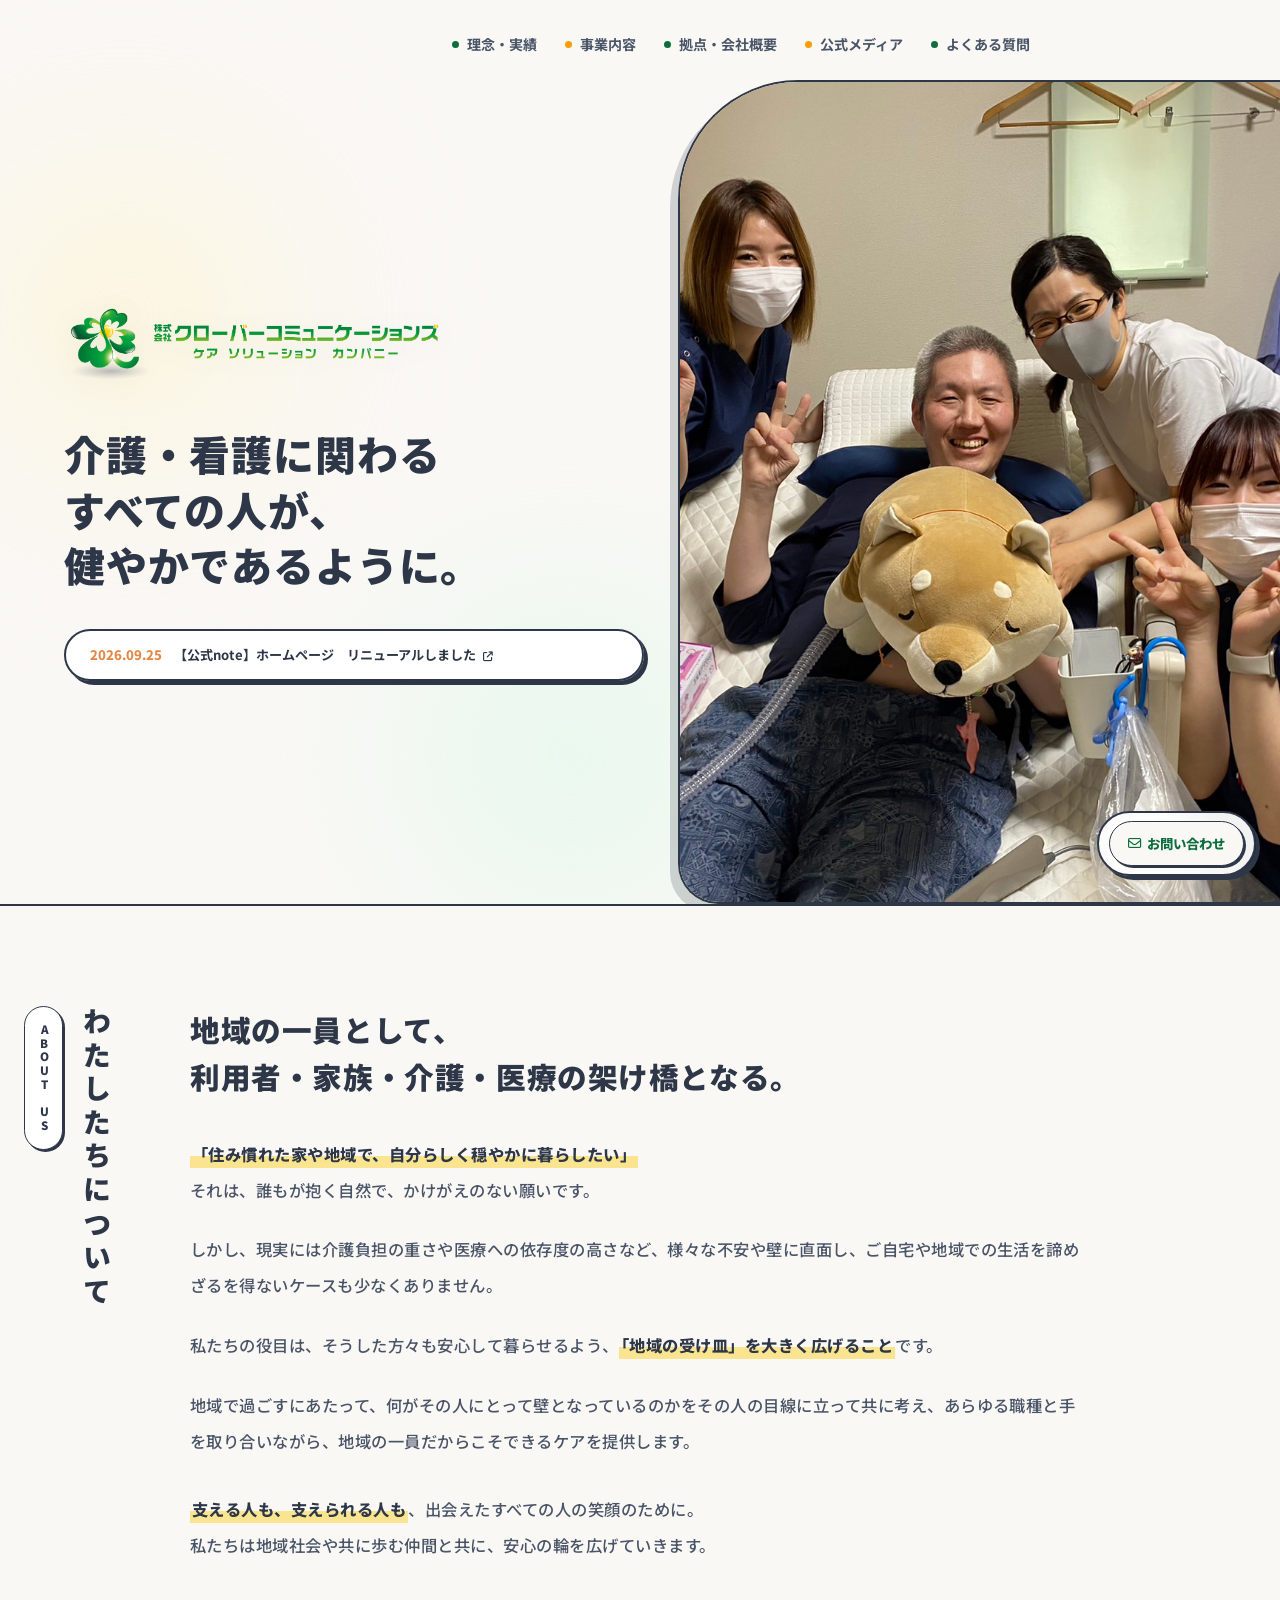
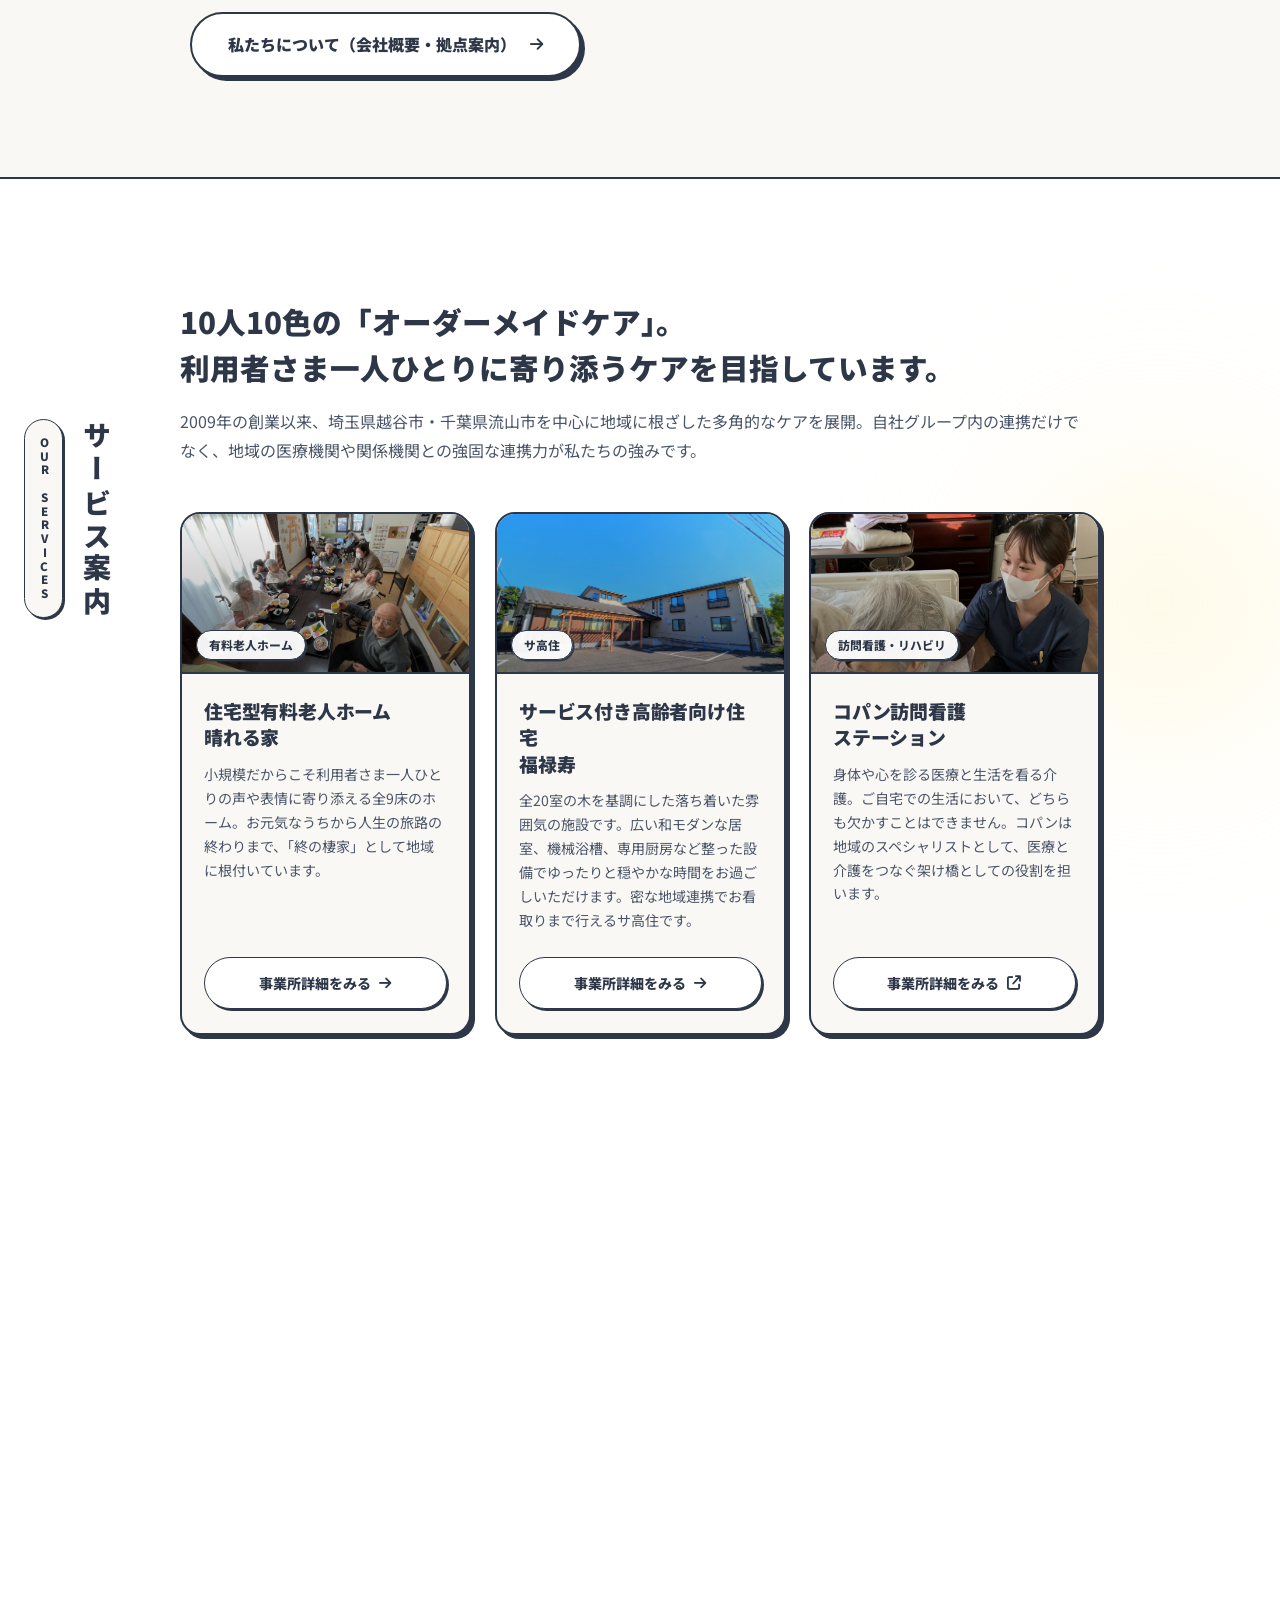
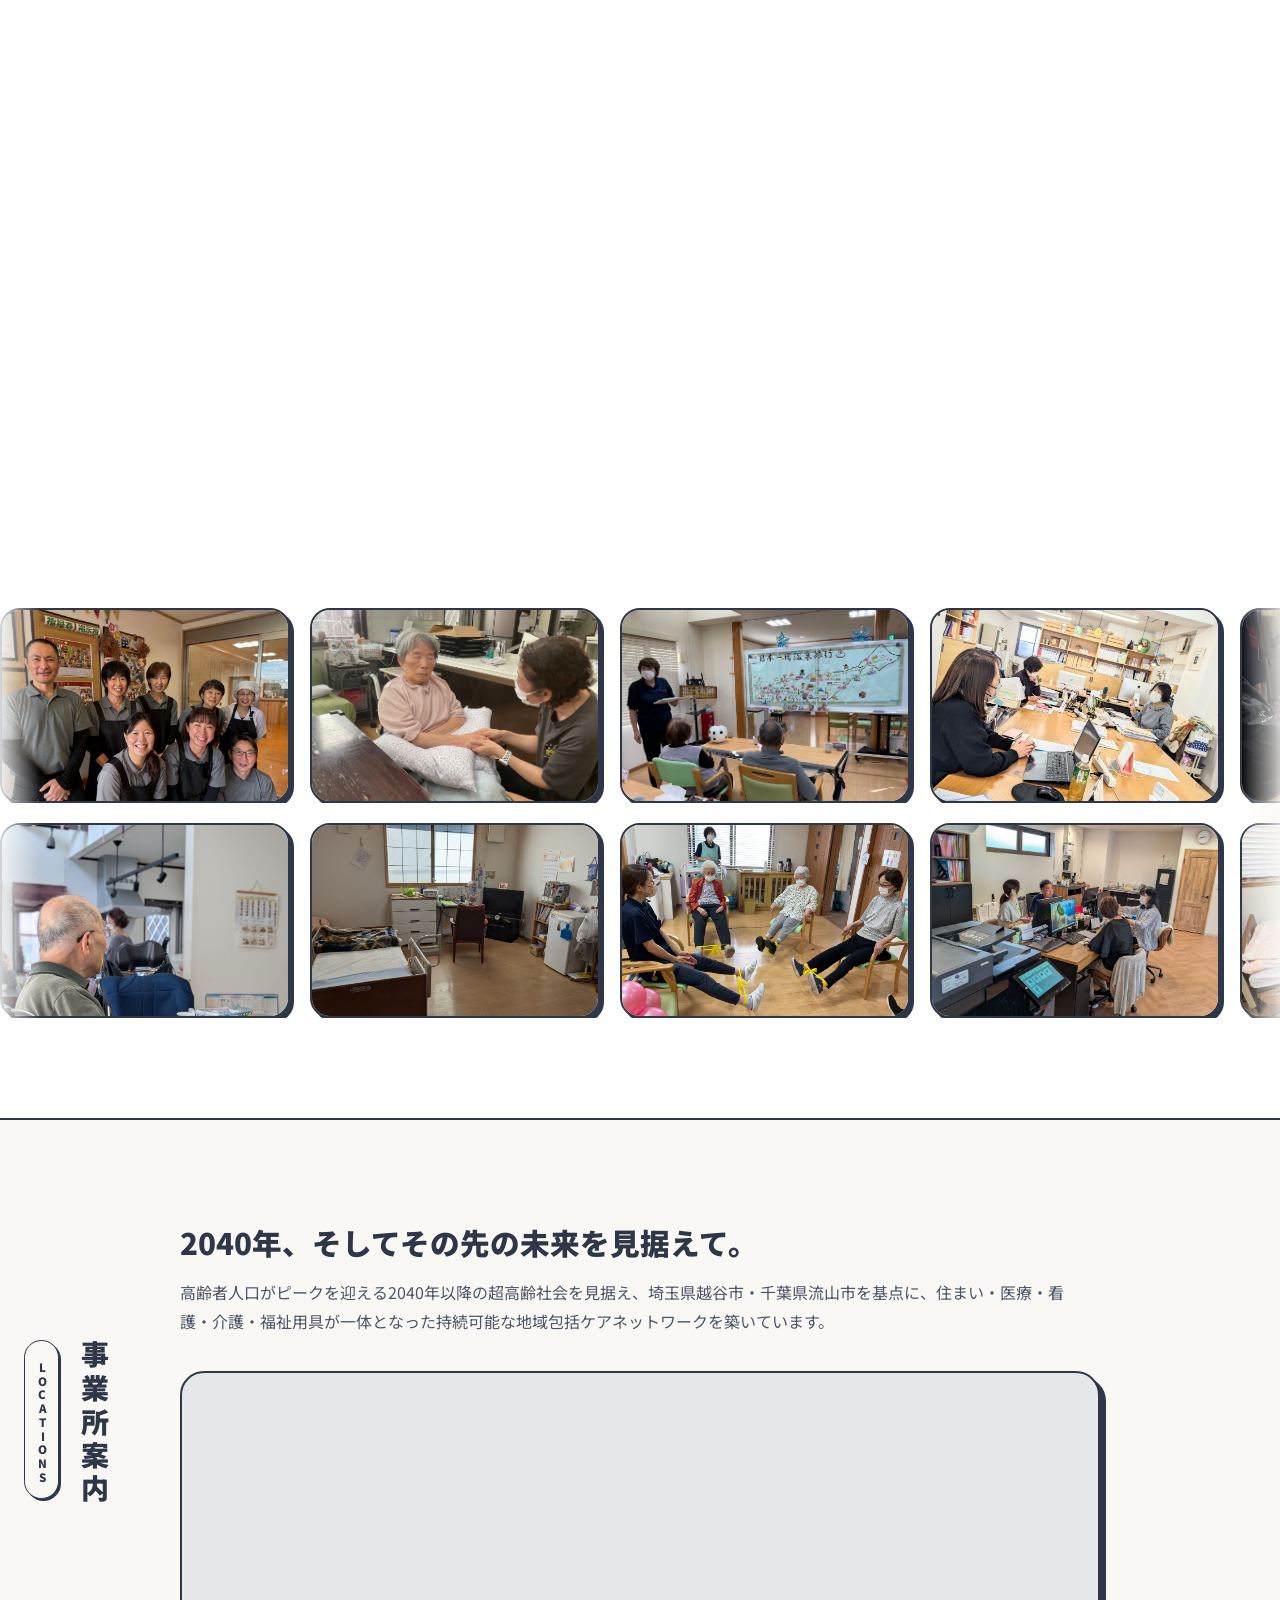
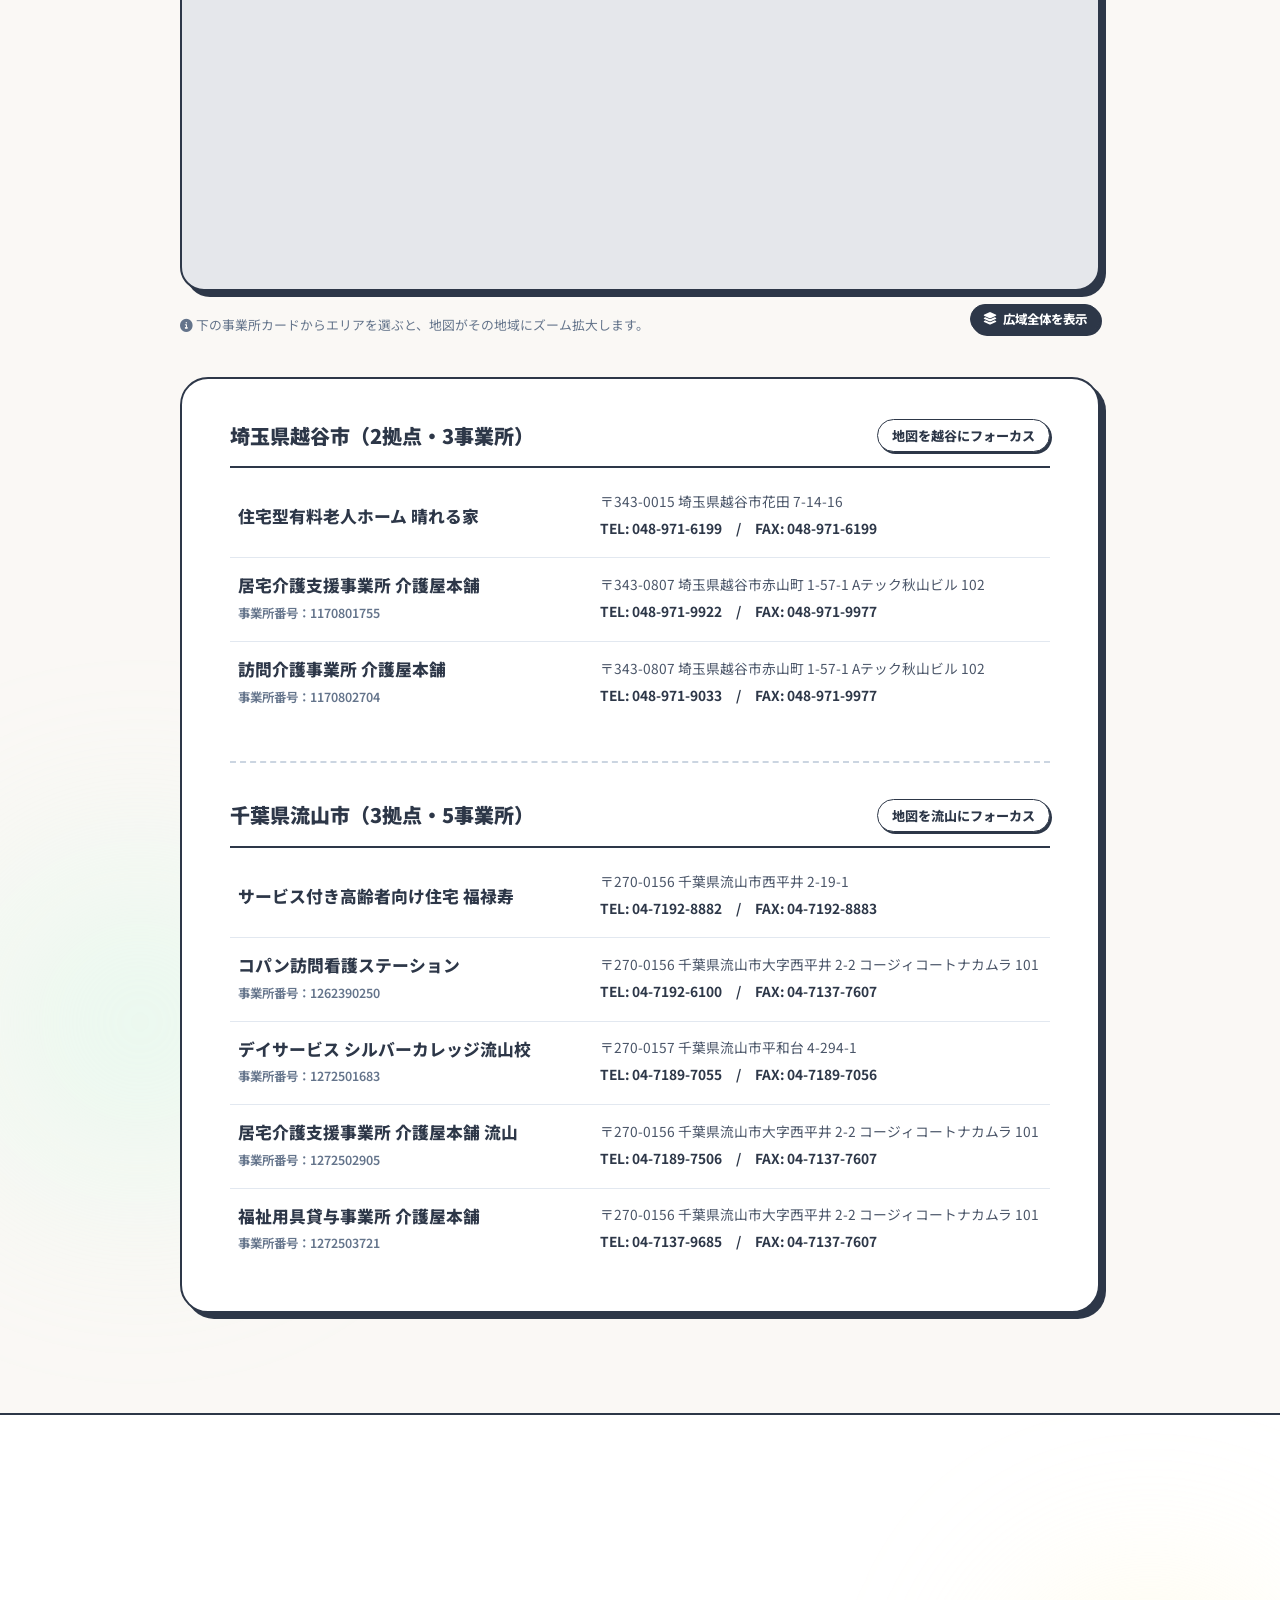
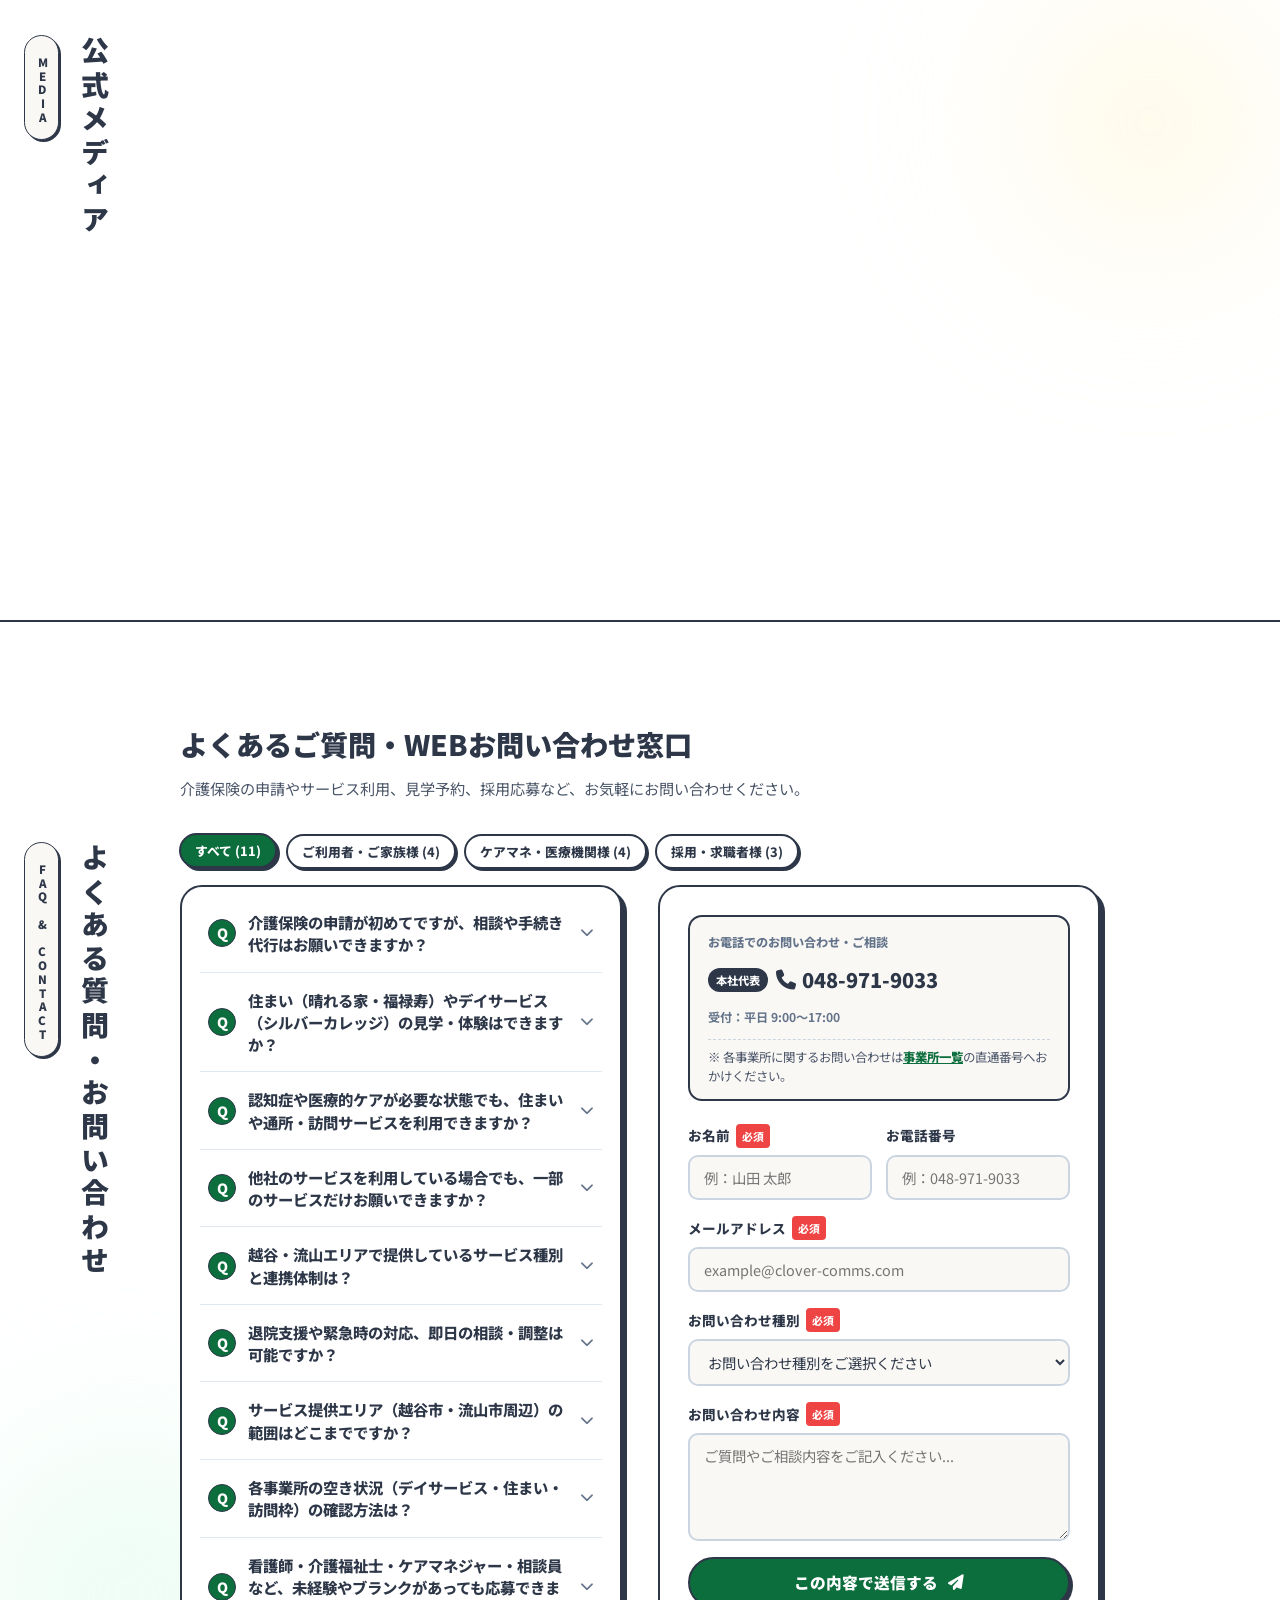
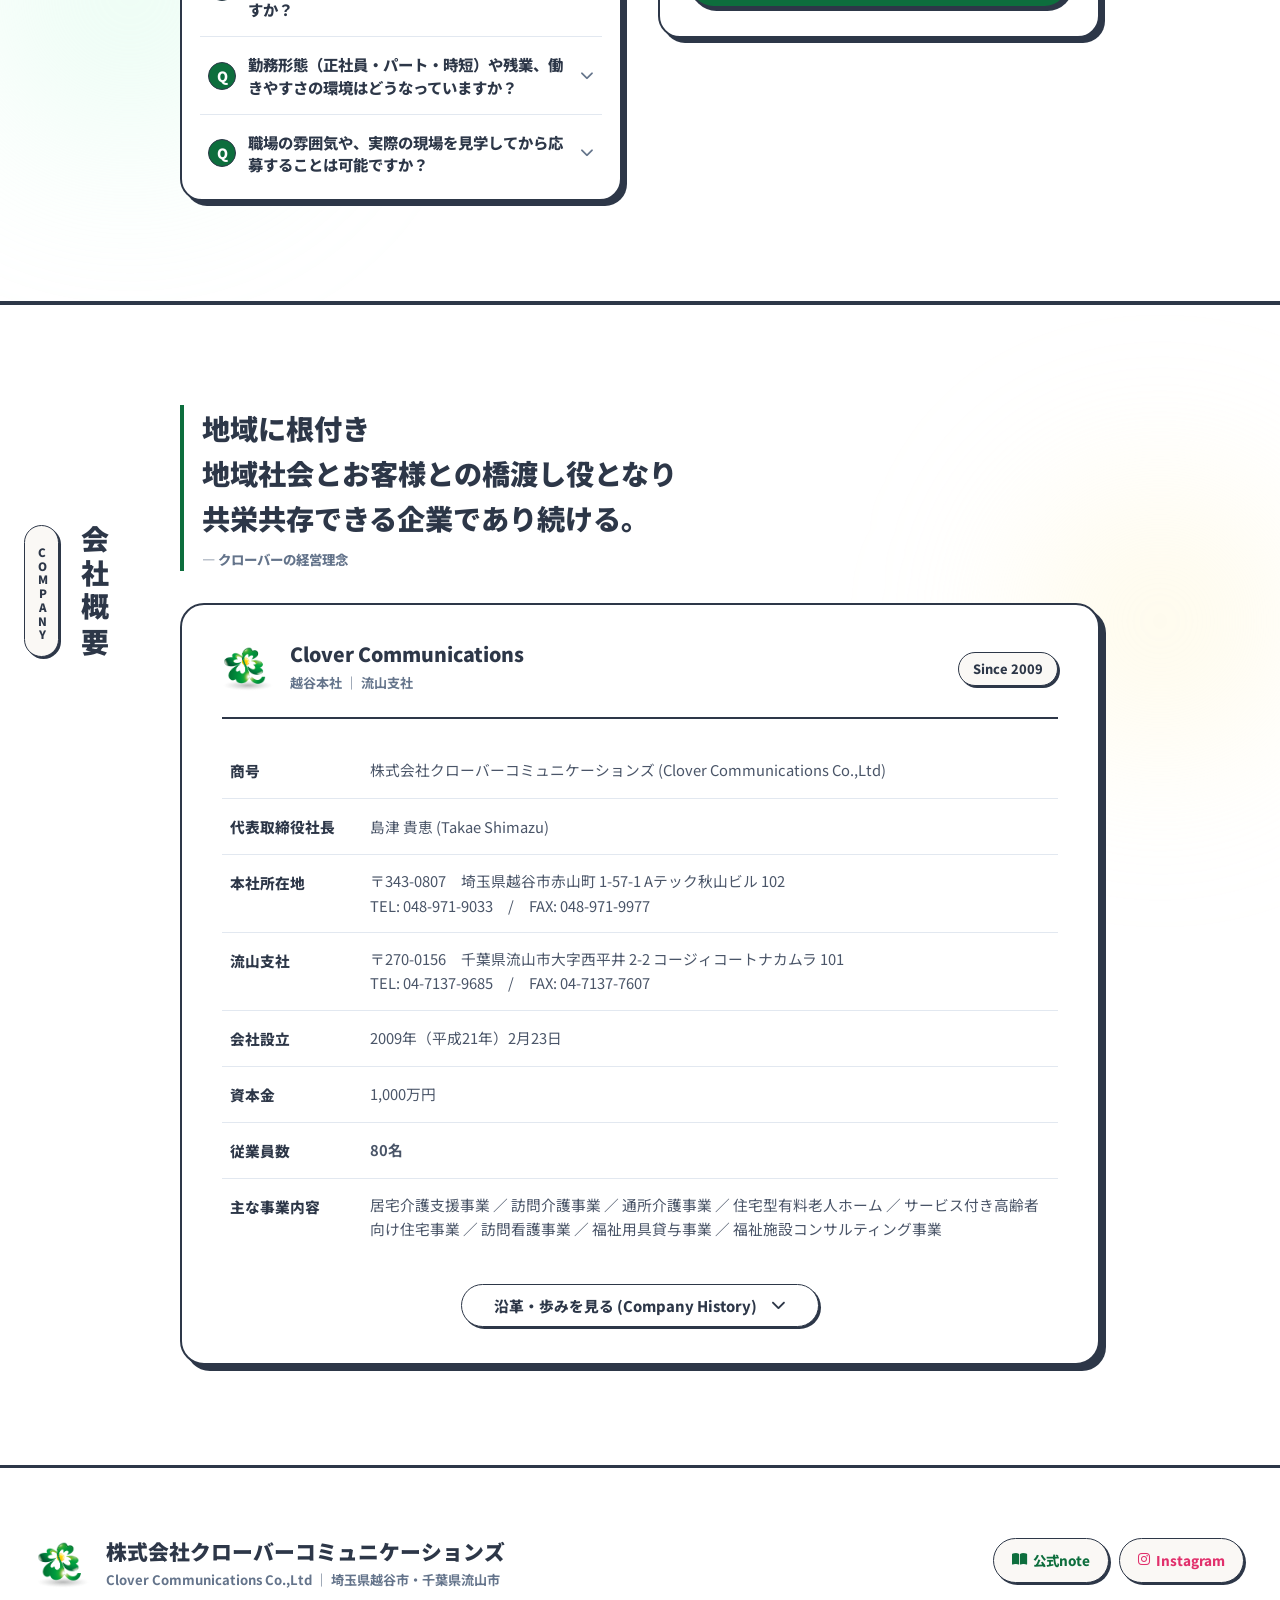
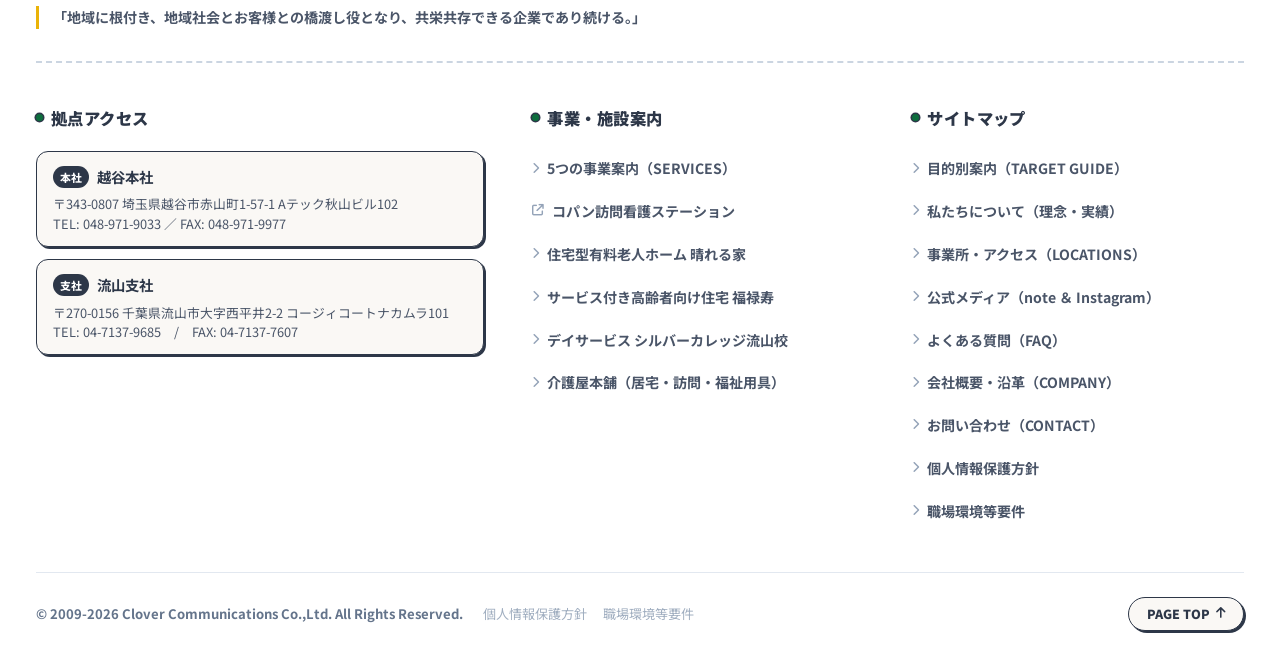
<file: index.html>
<!DOCTYPE html>
<html lang="ja">
<head>
    <meta charset="UTF-8">
    <meta name="viewport" content="width=device-width, initial-scale=1.0">
    <title>株式会社クローバーコミュニケーションズ | 埼玉県越谷市・千葉県流山市の総合福祉</title>
    <meta name="description" content="地域に根付き、地域社会とお客様との橋渡し役となり、共栄共存できる企業であり続ける。埼玉県越谷市・千葉県流山市で居宅介護支援、訪問看護コパン、デイサービス、高齢者向け住宅等を展開するクローバーコミュニケーションズです。">
    
    <!-- Google Fonts: Noto Sans JP & Shippori Mincho -->
    <link rel="preconnect" href="https://fonts.googleapis.com">
    <link rel="preconnect" href="https://fonts.gstatic.com" crossorigin>
    <link href="https://fonts.googleapis.com/css2?family=Noto+Sans+JP:wght@400;500;700;800;900&family=Shippori+Mincho:wght@500;600;700;800&family=Zen+Maru+Gothic:wght@700;900&display=swap" rel="stylesheet">
    
    <!-- FontAwesome icons -->
    <link rel="stylesheet" href="https://cdnjs.cloudflare.com/ajax/libs/font-awesome/6.4.0/css/all.min.css">
    
    <link rel="stylesheet" href="style.css">
</head>
<body>

    <!-- ==========================================
         SOFT CLOVER OPENING LOADER (Icon Only, Elegant Floating)
         ========================================== -->
    <div id="pageLoader" class="page-loader">
        <div class="loader-content">
            <div class="clover-float-icon">
                <img src="logo_fix-01.png" alt="Clover" class="loader-logo-img">
            </div>
        </div>
    </div>

    <!-- Header Navigation (Kurumi Style Clean Top Nav) -->
    <header class="site-header-kurumi" id="header">
        <div class="header-container-kurumi">
            <a href="#" class="header-scroll-logo" id="headerScrollLogo">
                <img src="logo_fix-08.png" alt="株式会社クローバーコミュニケーションズ" class="header-logo-img">
            </a>

            <nav class="main-nav-kurumi" id="mainNav">
                <ul>
                    <li><a href="#about" class="nav-link-kurumi"><span class="dot-nav dot-green"></span>理念・実績</a></li>
                    <li><a href="#services" class="nav-link-kurumi"><span class="dot-nav dot-orange"></span>事業内容</a></li>
                    <li><a href="#locations" class="nav-link-kurumi"><span class="dot-nav dot-green"></span>拠点・会社概要</a></li>
                    <li><a href="#media" class="nav-link-kurumi"><span class="dot-nav dot-orange"></span>公式メディア</a></li>
                    <li><a href="#faq" class="nav-link-kurumi"><span class="dot-nav dot-green"></span>よくある質問</a></li>
                    <!-- <li><a href="recruit.html" class="nav-link-kurumi"><span class="dot-nav dot-orange"></span>採用情報</a></li> -->
                </ul>
            </nav>

            <div class="header-actions-kurumi">
                <button class="mobile-toggle-btn" id="mobileToggle" aria-label="メニュー開閉">
                    <i class="fa-solid fa-bars"></i>
                </button>
            </div>
        </div>
    </header>

    <!-- ==========================================
         STEP 1: くるみ様風 画面いっぱいのトップ (100vh Fullscreen Hero)
         ========================================== -->
    <section class="hero-fullscreen-kurumi" id="top">
        <!-- Soft Watercolor Ambient Light Blobs -->
        <div class="ambient-light-glow light-glow-left"></div>
        <div class="ambient-light-glow light-glow-center"></div>

        <div class="hero-kurumi-wrapper">
            <!-- Left Side: Top Brand Logo, Clean Headline & News Pill -->
            <div class="hero-kurumi-left scroll-reveal">
                <!-- Top Brand Logo (logo_fix-08.png) -->
                <div class="hero-kurumi-brand-logo">
                    <img src="logo_fix-08.png" alt="株式会社クローバーコミュニケーションズ" class="hero-main-logo-img">
                </div>
                
                <h1 class="hero-kurumi-main-catch">
                    介護・看護に関わる<br>
                    すべての人が、<br>
                    健やかであるように。
                </h1>

                <!-- Floating News Banner Pill (note / SNS latest update) -->
                <div class="hero-kurumi-news-pill">
                    <span class="news-date" id="heroNewsDate">2026.09.25</span>
                    <a href="https://note.com/clover_comms/n/n1c67722d1227" target="_blank" rel="noopener" class="news-link" id="heroNewsLink">
                        【公式note】ホームページ　リニューアルしました <i class="fa-solid fa-arrow-up-right-from-square" style="font-size:0.75em; margin-left:4px;"></i>
                    </a>
                </div>
            </div>




            <!-- Right Side: Big Rounded Organic Photo Visual -->
            <div class="hero-kurumi-right scroll-reveal reveal-delay-1">
                <!-- Main Organic Curved Big Photo Frame -->
                <div class="kurumi-main-photo-frame">
                    <div class="kurumi-photo-mask-inner">
                        <!-- High Quality Warm Staff & Team Photo -->
                    </div>
                </div>
            </div>
        </div>
    </section>


    <!-- ==========================================
         STEP 2: わたしたちについて (理念エッセイ & 私たちについてボタン)
         ========================================== -->
    <section class="kurumi-greeting-section" id="about">
        <div class="greeting-container">
            <!-- Left: Vertical Title Sidebar (Uniam Style with Sub Badge) -->
            <div class="greeting-sidebar">
                <div class="greeting-sub-badge">
                    <span class="dot-orange"></span>
                    <span>ABOUT US</span>
                </div>
                <h2 class="greeting-v-title">わたしたちについて</h2>
            </div>

            <!-- Center: Clean Direct Text Style Essay Story Content -->
            <div class="greeting-main-content scroll-reveal" style="max-width:920px; margin:0 auto;">
                <h3 class="greeting-essay-lead">
                    地域の一員として、<br>
                    利用者・家族・介護・医療の架け橋となる。
                </h3>

                <div class="greeting-essay-body">
                    <p>
                        <strong class="text-underline-accent">「住み慣れた家や地域で、自分らしく穏やかに暮らしたい」</strong><br>
                        それは、誰もが抱く自然で、かけがえのない願いです。
                    </p>

                    <p>
                        しかし、現実には介護負担の重さや医療への依存度の高さなど、様々な不安や壁に直面し、ご自宅や地域での生活を諦めざるを得ないケースも少なくありません。
                    </p>

                    <p>
                        私たちの役目は、そうした方々も安心して暮らせるよう、<strong class="text-underline-accent">「地域の受け皿」を大きく広げること</strong>です。
                    </p>

                    <p>
                        地域で過ごすにあたって、何がその人にとって壁となっているのかをその人の目線に立って共に考え、あらゆる職種と手を取り合いながら、地域の一員だからこそできるケアを提供します。
                    </p>

                    <p class="greeting-closing-text">
                        <strong class="text-underline-accent">支える人も、支えられる人も</strong>、出会えたすべての人の笑顔のために。<br>
                        私たちは地域社会や共に歩む仲間と共に、安心の輪を広げていきます。
                    </p>
                </div>

                <!-- Action Button: 私たちについて -->
                <div class="greeting-action-box">
                    <a href="#locations" class="btn-greeting-about">
                        <span>私たちについて（会社概要・拠点案内）</span>
                        <i class="fa-solid fa-arrow-right"></i>
                    </a>
                </div>
            </div>


        </div>
    </section>

    <!-- ==========================================
         STEP 3: 事業・サービス案内 (OUR SERVICES - 縦書きサイドバー ✕ 写真入りカード一覧)
         ========================================== -->
    <section class="kurumi-services-section" id="services">
        <div class="services-vertical-container">
            <!-- Left: Vertical Title Sidebar (Uniam Style with Sub Badge) -->
            <div class="services-sidebar">
                <div class="services-sub-badge">
                    <span class="dot-green"></span>
                    <span>OUR SERVICES</span>
                </div>
                <h2 class="services-v-title">サービス案内</h2>
            </div>

            <!-- Right: Services Cards Grid (5 Major Service Categories) -->
            <div class="services-main-content">
                <div class="services-lead-box scroll-reveal">
                    <h3 class="services-lead-title">
                        10人10色の「オーダーメイドケア」。<br>
                        利用者さま一人ひとりに寄り添うケアを目指しています。
                    </h3>
                    <p class="services-lead-desc">
                        2009年の創業以来、埼玉県越谷市・千葉県流山市を中心に地域に根ざした多角的なケアを展開。自社グループ内の連携だけでなく、地域の医療機関や関係機関との強固な連携力が私たちの強みです。
                    </p>
                </div>

                <div class="services-modern-grid">
                    <!-- 1. 晴れる家 (越谷) -->
                    <div class="service-card-item scroll-reveal reveal-delay-1">
                        <div class="service-card-img-box">
                            <div class="service-img-placeholder photo-bg-hareruya">
                                <span class="service-cat-badge">有料老人ホーム</span>
                            </div>
                        </div>
                        <div class="service-card-body">
                            <h4>住宅型有料老人ホーム<br>晴れる家</h4>
                            <p>小規模だからこそ利用者さま一人ひとりの声や表情に寄り添える全9床のホーム。お元気なうちから人生の旅路の終わりまで、「終の棲家」として地域に根付いています。</p>
                            <a href="service-hareruya.html" class="btn-service-action">事業所詳細をみる <i class="fa-solid fa-arrow-right"></i></a>
                        </div>
                    </div>

                    <!-- 2. 福禄寿 (流山) -->
                    <div class="service-card-item scroll-reveal reveal-delay-2">
                        <div class="service-card-img-box">
                            <div class="service-img-placeholder photo-bg-fukurokuju">
                                <span class="service-cat-badge">サ高住</span>
                            </div>
                        </div>
                        <div class="service-card-body">
                            <h4>サービス付き高齢者向け住宅<br>福禄寿</h4>
                            <p>全20室の木を基調にした落ち着いた雰囲気の施設です。広い和モダンな居室、機械浴槽、専用厨房など整った設備でゆったりと穏やかな時間をお過ごしいただけます。密な地域連携でお看取りまで行えるサ高住です。</p>
                            <a href="service-fukurokuju.html" class="btn-service-action">事業所詳細をみる <i class="fa-solid fa-arrow-right"></i></a>
                        </div>
                    </div>

                    <!-- 3. コパン訪問看護ステーション (越谷・流山) -->
                    <div class="service-card-item scroll-reveal reveal-delay-3">
                        <div class="service-card-img-box">
                            <div class="service-img-placeholder photo-bg-copain">
                                <span class="service-cat-badge">訪問看護・リハビリ</span>
                            </div>
                        </div>
                        <div class="service-card-body">
                            <h4>コパン訪問看護<br>ステーション</h4>
                            <p>身体や心を診る医療と生活を看る介護。ご自宅での生活において、どちらも欠かすことはできません。コパンは地域のスペシャリストとして、医療と介護をつなぐ架け橋としての役割を担います。</p>
                            <a href="https://copain-nurse.com/" target="_blank" rel="noopener noreferrer" class="btn-service-action">
                                事業所詳細をみる <i class="fa-solid fa-arrow-up-right-from-square"></i>
                            </a>
                        </div>
                    </div>

                    <!-- 4. 居宅介護支援 介護屋本舗 (越谷) -->
                    <div class="service-card-item scroll-reveal reveal-delay-1">
                        <div class="service-card-img-box">
                            <div class="service-img-placeholder photo-bg-kyotaku">
                                <span class="service-cat-badge">ケアプラン・相談</span>
                            </div>
                        </div>
                        <div class="service-card-body">
                            <h4>居宅介護支援事業所<br>介護屋本舗</h4>
                            <p>クローバーコミュニケーションズの原点として、長く培った経験や人脈で、利用者さまやご家族の想いに寄り添います。越谷駅西口のすぐそばで、介護に関するすべてのお悩みを解決いたします。これまでも、これからも「その人らしく」あるためのお手伝いをさせていただきます。</p>
                            <a href="service-kyotaku-koshigaya.html" class="btn-service-action">事業所詳細をみる <i class="fa-solid fa-arrow-right"></i></a>
                        </div>
                    </div>

                    <!-- 5. 居宅介護支援 介護屋本舗 流山 (流山) -->
                    <div class="service-card-item scroll-reveal reveal-delay-2">
                        <div class="service-card-img-box">
                            <div class="service-img-placeholder photo-bg-kyotaku-nagareyama">
                                <span class="service-cat-badge">ケアプラン・相談</span>
                            </div>
                        </div>
                        <div class="service-card-body">
                            <h4>居宅介護支援事業所<br>介護屋本舗 流山</h4>
                            <p>流山市の地域密着のケアマネジメントで各医療機関や在宅介護サービスとの緊密な連携が最大の強みです。人口増加中のエリアだからこそ、あらゆる社会資源や行政と共に成長をしています。介護のことで困ったら、まず初めにご相談いただける事業所を目指しています。</p>
                            <a href="service-kyotaku-nagareyama.html" class="btn-service-action">事業所詳細をみる <i class="fa-solid fa-arrow-right"></i></a>
                        </div>
                    </div>

                    <!-- 6. デイサービス シルバーカレッジ流山校 (流山) -->
                    <div class="service-card-item scroll-reveal reveal-delay-3">
                        <div class="service-card-img-box">
                            <div class="service-img-placeholder photo-bg-day">
                                <span class="service-cat-badge">通所介護</span>
                            </div>
                        </div>
                        <div class="service-card-body">
                            <h4>デイサービス<br>シルバーカレッジ流山校</h4>
                            <p>おとなの学校メソッドを取り入れた授業で認知機能を刺激し、利用者さまの生活課題に合わせた個別機能訓練を提供する「あたまとからだのデイサービス」です。利用者さま自らが選び、通いたくなるデイサービスとして運営しています。</p>
                            <a href="service-silvercollege.html" class="btn-service-action">事業所詳細をみる <i class="fa-solid fa-arrow-right"></i></a>
                        </div>
                    </div>

                    <!-- 7. 福祉用具貸与事業所 介護屋本舗 (流山) -->
                    <div class="service-card-item scroll-reveal reveal-delay-1">
                        <div class="service-card-img-box">
                            <div class="service-img-placeholder photo-bg-yougu">
                                <span class="service-cat-badge">福祉用具</span>
                            </div>
                        </div>
                        <div class="service-card-body">
                            <h4>福祉用具貸与事業所<br>介護屋本舗</h4>
                            <p>杖一本から車いす、介護用ベッドまで、お一人おひとりの生活環境や身体に合わせた最適な用具をご提案します。介護の現場で長く努めてきた私たちだからこそできる細かな配慮や連携、スピード感のある納品を実現します。</p>
                            <a href="service-yougu.html" class="btn-service-action">事業所詳細をみる <i class="fa-solid fa-arrow-right"></i></a>
                        </div>
                    </div>
                </div>
            </div>
        </div>

        <!-- OUR SERVICES直結: 現場写真上下2段・逆回転無限マーキー (ピュアフォトギャラリー - 上下各10枚構成) -->
        <div class="dual-carousel-wrapper">
            <!-- Row 1: 上段 (左から右へ無限ループ - 10種の多彩な現場写真) -->
            <div class="infinite-carousel-row row-reverse">
                <div class="carousel-track track-reverse">
                    <!-- Set 1: 10 unique photos -->
                    <div class="carousel-card"><div class="carousel-img-mask" style="background-image: url('fukurokuju-staff.jpg'); background-position: center 20%;"></div></div>
                    <div class="carousel-card"><div class="carousel-img-mask" style="background-image: url('hareruya-hands.jpg'); background-position: center 40%;"></div></div>
                    <div class="carousel-card"><div class="carousel-img-mask" style="background-image: url('silver-recreation.jpg'); background-position: center 30%;"></div></div>
                    <div class="carousel-card"><div class="carousel-img-mask" style="background-image: url('kaigoyahonpo-koshigaya-meeting.jpg'); background-position: center 25%;"></div></div>
                    <div class="carousel-card"><div class="carousel-img-mask" style="background-image: url('yougu-walker-home.jpg'); background-position: center 55%;"></div></div>
                    <div class="carousel-card"><div class="carousel-img-mask" style="background-image: url('hareruya-recreation.jpg'); background-position: center 30%;"></div></div>
                    <div class="carousel-card"><div class="carousel-img-mask" style="background-image: url('fukurokuju-community.jpg'); background-position: center 35%;"></div></div>
                    <div class="carousel-card"><div class="carousel-img-mask" style="background-image: url('silver-brain-training.jpg'); background-position: center 25%;"></div></div>
                    <div class="carousel-card"><div class="carousel-img-mask" style="background-image: url('kaigoyahonpo-nagareyama-staff.jpg'); background-position: center 25%;"></div></div>
                    <div class="carousel-card"><div class="carousel-img-mask" style="background-image: url('yougu-wheelchair.jpg'); background-position: center 55%;"></div></div>

                    <!-- Duplicate for Seamless Infinite Loop (Set 2: 10 unique photos) -->
                    <div class="carousel-card"><div class="carousel-img-mask" style="background-image: url('fukurokuju-staff.jpg'); background-position: center 20%;"></div></div>
                    <div class="carousel-card"><div class="carousel-img-mask" style="background-image: url('hareruya-hands.jpg'); background-position: center 40%;"></div></div>
                    <div class="carousel-card"><div class="carousel-img-mask" style="background-image: url('silver-recreation.jpg'); background-position: center 30%;"></div></div>
                    <div class="carousel-card"><div class="carousel-img-mask" style="background-image: url('kaigoyahonpo-koshigaya-meeting.jpg'); background-position: center 25%;"></div></div>
                    <div class="carousel-card"><div class="carousel-img-mask" style="background-image: url('yougu-walker-home.jpg'); background-position: center 55%;"></div></div>
                    <div class="carousel-card"><div class="carousel-img-mask" style="background-image: url('hareruya-recreation.jpg'); background-position: center 30%;"></div></div>
                    <div class="carousel-card"><div class="carousel-img-mask" style="background-image: url('fukurokuju-community.jpg'); background-position: center 35%;"></div></div>
                    <div class="carousel-card"><div class="carousel-img-mask" style="background-image: url('silver-brain-training.jpg'); background-position: center 25%;"></div></div>
                    <div class="carousel-card"><div class="carousel-img-mask" style="background-image: url('kaigoyahonpo-nagareyama-staff.jpg'); background-position: center 25%;"></div></div>
                    <div class="carousel-card"><div class="carousel-img-mask" style="background-image: url('yougu-wheelchair.jpg'); background-position: center 55%;"></div></div>
                </div>
            </div>

            <!-- Row 2: 下段 (右から左へ無限ループ - 10種の多彩な現場写真) -->
            <div class="infinite-carousel-row row-forward">
                <div class="carousel-track track-forward">
                    <!-- Set 1: 10 unique photos -->
                    <div class="carousel-card"><div class="carousel-img-mask" style="background-image: url('hareruya-resident2.jpg'); background-position: center 30%;"></div></div>
                    <div class="carousel-card"><div class="carousel-img-mask" style="background-image: url('fukurokuju-room.jpg'); background-position: center 40%;"></div></div>
                    <div class="carousel-card"><div class="carousel-img-mask" style="background-image: url('silver-training.jpg'); background-position: center 45%;"></div></div>
                    <div class="carousel-card"><div class="carousel-img-mask" style="background-image: url('kaigoyahonpo-nagareyama-meeting.jpg'); background-position: center 30%;"></div></div>
                    <div class="carousel-card"><div class="carousel-img-mask" style="background-image: url('yougu-bed.jpg'); background-position: center 30%;"></div></div>
                    <div class="carousel-card"><div class="carousel-img-mask" style="background-image: url('fukurokuju-bath.jpg'); background-position: center 35%;"></div></div>
                    <div class="carousel-card"><div class="carousel-img-mask" style="background-image: url('copain-lecture.jpg'); background-position: center 20%;"></div></div>
                    <div class="carousel-card"><div class="carousel-img-mask" style="background-image: url('silver-award.png'); background-position: center 30%;"></div></div>
                    <div class="carousel-card"><div class="carousel-img-mask" style="background-image: url('kaigoyahonpo-koshigaya-office.jpg'); background-position: center 30%;"></div></div>
                    <div class="carousel-card"><div class="carousel-img-mask" style="background-image: url('copain-nurse.jpg'); background-position: center 15%;"></div></div>

                    <!-- Duplicate for Seamless Infinite Loop (Set 2: 10 unique photos) -->
                    <div class="carousel-card"><div class="carousel-img-mask" style="background-image: url('hareruya-resident2.jpg'); background-position: center 30%;"></div></div>
                    <div class="carousel-card"><div class="carousel-img-mask" style="background-image: url('fukurokuju-room.jpg'); background-position: center 40%;"></div></div>
                    <div class="carousel-card"><div class="carousel-img-mask" style="background-image: url('silver-training.jpg'); background-position: center 45%;"></div></div>
                    <div class="carousel-card"><div class="carousel-img-mask" style="background-image: url('kaigoyahonpo-nagareyama-meeting.jpg'); background-position: center 30%;"></div></div>
                    <div class="carousel-card"><div class="carousel-img-mask" style="background-image: url('yougu-bed.jpg'); background-position: center 30%;"></div></div>
                    <div class="carousel-card"><div class="carousel-img-mask" style="background-image: url('fukurokuju-bath.jpg'); background-position: center 35%;"></div></div>
                    <div class="carousel-card"><div class="carousel-img-mask" style="background-image: url('copain-lecture.jpg'); background-position: center 20%;"></div></div>
                    <div class="carousel-card"><div class="carousel-img-mask" style="background-image: url('silver-award.png'); background-position: center 30%;"></div></div>
                    <div class="carousel-card"><div class="carousel-img-mask" style="background-image: url('kaigoyahonpo-koshigaya-office.jpg'); background-position: center 30%;"></div></div>
                    <div class="carousel-card"><div class="carousel-img-mask" style="background-image: url('copain-nurse.jpg'); background-position: center 15%;"></div></div>
                </div>
            </div>
        </div>
    </section>

    <!-- ==========================================
         STEP 5: 事業所案内 ＆ 会社概要・沿革 (LOCATIONS - 縦型ピル ✕ スマート統合マップ)
         ========================================== -->
    <section class="kurumi-locations-section" id="locations">
        <div class="locations-vertical-container">
            <!-- Left: Vertical Title Sidebar (Uniam Style with Sub Badge) -->
            <div class="locations-sidebar">
                <div class="locations-sub-badge">
                    <span class="dot-green"></span>
                    <span>LOCATIONS</span>
                </div>
                <h2 class="locations-v-title">事業所案内</h2>
            </div>

            <!-- Right: Main Locations Content -->
            <div class="locations-main-content">
                <div class="locations-lead-box scroll-reveal">
                    <h3 class="locations-lead-title">
                        2040年、そしてその先の未来を見据えて。
                    </h3>
                    <p class="locations-lead-desc">
                        高齢者人口がピークを迎える2040年以降の超高齢社会を見据え、埼玉県越谷市・千葉県流山市を基点に、住まい・医療・看護・介護・福祉用具が一体となった持続可能な地域包括ケアネットワークを築いています。
                    </p>
                </div>

                <!-- Google マイマップ: 全拠点マップ (画面幅いっぱい) -->
                <div class="google-mymap-wrapper scroll-reveal">
                    <div class="google-mymap-container">
                        <iframe 
                            id="googleMyMapIframe"
                            src="https://www.google.com/maps/d/u/0/embed?mid=10YDzh9KL0KeVAfl-oSOrM4Hfnjlz4pQ&ehbc=2E312F&noprof=1" 
                            class="google-mymap-iframe" 
                            title="クローバーコミュニケーションズ 事業所案内マップ" 
                            loading="lazy">
                        </iframe>
                    </div>
                    
                    <!-- マップ補助コントロールバー (広域リセット・案内) -->
                    <div class="map-sub-controls-bar">
                        <p class="map-guide-hint"><i class="fa-solid fa-circle-info"></i> 下の事業所カードからエリアを選ぶと、地図がその地域にズーム拡大します。</p>
                        <button class="btn-map-reset active" id="btnFilterAll" onclick="switchMyMapArea('all')">
                            <i class="fa-solid fa-layer-group"></i> 広域全体を表示
                        </button>
                    </div>
                </div>

                <!-- 8事業所アクセスリスト (1つの統合コンテナ ✕ 常時展開リスト形式 ✕ アイコン全廃) -->
                <div class="locations-unified-container scroll-reveal" style="margin-top: 40px;">
                    <!-- 1. 埼玉県越谷市（2拠点・3事業所） -->
                    <div class="loc-area-group" id="locGroupKoshigaya">
                        <div class="loc-group-header">
                            <h4 class="loc-group-title">
                                埼玉県越谷市（2拠点・3事業所）
                            </h4>
                            <button class="btn-focus-area" id="btnFilterKoshigaya" onclick="switchMyMapArea('koshigaya')">
                                地図を越谷にフォーカス
                            </button>
                        </div>

                        <div class="loc-list-table" id="locTableKoshigaya">
                            <!-- 晴れる家 -->
                            <div class="loc-list-item">
                                <div class="loc-list-name">
                                    <h5>住宅型有料老人ホーム 晴れる家</h5>
                                </div>
                                <div class="loc-list-details">
                                    <p class="loc-list-addr">〒343-0015 埼玉県越谷市花田 7-14-16</p>
                                    <p class="loc-list-tel">TEL: <a href="tel:048-971-6199" class="tel-link">048-971-6199</a>　/　FAX: 048-971-6199</p>
                                </div>
                            </div>

                            <!-- 居宅介護支援 介護屋本舗 -->
                            <div class="loc-list-item">
                                <div class="loc-list-name">
                                    <h5>居宅介護支援事業所 介護屋本舗</h5>
                                    <span class="loc-list-no">事業所番号：1170801755</span>
                                </div>
                                <div class="loc-list-details">
                                    <p class="loc-list-addr">〒343-0807 埼玉県越谷市赤山町 1-57-1 Aテック秋山ビル 102</p>
                                    <p class="loc-list-tel">TEL: <a href="tel:048-971-9922" class="tel-link">048-971-9922</a>　/　FAX: 048-971-9977</p>
                                </div>
                            </div>

                            <!-- 訪問介護 介護屋本舗 -->
                            <div class="loc-list-item">
                                <div class="loc-list-name">
                                    <h5>訪問介護事業所 介護屋本舗</h5>
                                    <span class="loc-list-no">事業所番号：1170802704</span>
                                </div>
                                <div class="loc-list-details">
                                    <p class="loc-list-addr">〒343-0807 埼玉県越谷市赤山町 1-57-1 Aテック秋山ビル 102</p>
                                    <p class="loc-list-tel">TEL: <a href="tel:048-971-9033" class="tel-link">048-971-9033</a>　/　FAX: 048-971-9977</p>
                                </div>
                            </div>
                        </div>
                    </div>

                    <!-- エリア間区切り -->
                    <div class="loc-group-divider"></div>

                    <!-- 2. 千葉県流山市（3拠点・5事業所） -->
                    <div class="loc-area-group" id="locGroupNagareyama">
                        <div class="loc-group-header">
                            <h4 class="loc-group-title">
                                千葉県流山市（3拠点・5事業所）
                            </h4>
                            <button class="btn-focus-area" id="btnFilterNagareyama" onclick="switchMyMapArea('nagareyama')">
                                地図を流山にフォーカス
                            </button>
                        </div>

                        <div class="loc-list-table" id="locTableNagareyama">
                            <!-- 福禄寿 -->
                            <div class="loc-list-item">
                                <div class="loc-list-name">
                                    <h5>サービス付き高齢者向け住宅 福禄寿</h5>
                                </div>
                                <div class="loc-list-details">
                                    <p class="loc-list-addr">〒270-0156 千葉県流山市西平井 2-19-1</p>
                                    <p class="loc-list-tel">TEL: <a href="tel:04-7192-8882" class="tel-link">04-7192-8882</a>　/　FAX: 04-7192-8883</p>
                                </div>
                            </div>

                            <!-- コパン -->
                            <div class="loc-list-item">
                                <div class="loc-list-name">
                                    <h5>コパン訪問看護ステーション</h5>
                                    <span class="loc-list-no">事業所番号：1262390250</span>
                                </div>
                                <div class="loc-list-details">
                                    <p class="loc-list-addr">〒270-0156 千葉県流山市大字西平井 2-2 コージィコートナカムラ 101</p>
                                    <p class="loc-list-tel">TEL: <a href="tel:04-7192-6100" class="tel-link">04-7192-6100</a>　/　FAX: 04-7137-7607</p>
                                </div>
                            </div>

                            <!-- シルバーカレッジ -->
                            <div class="loc-list-item">
                                <div class="loc-list-name">
                                    <h5>デイサービス シルバーカレッジ流山校</h5>
                                    <span class="loc-list-no">事業所番号：1272501683</span>
                                </div>
                                <div class="loc-list-details">
                                    <p class="loc-list-addr">〒270-0157 千葉県流山市平和台 4-294-1</p>
                                    <p class="loc-list-tel">TEL: <a href="tel:04-7189-7055" class="tel-link">04-7189-7055</a>　/　FAX: 04-7189-7056</p>
                                </div>
                            </div>

                            <!-- 介護屋本舗 流山 -->
                            <div class="loc-list-item">
                                <div class="loc-list-name">
                                    <h5>居宅介護支援事業所 介護屋本舗 流山</h5>
                                    <span class="loc-list-no">事業所番号：1272502905</span>
                                </div>
                                <div class="loc-list-details">
                                    <p class="loc-list-addr">〒270-0156 千葉県流山市大字西平井 2-2 コージィコートナカムラ 101</p>
                                    <p class="loc-list-tel">TEL: <a href="tel:04-7189-7506" class="tel-link">04-7189-7506</a>　/　FAX: 04-7137-7607</p>
                                </div>
                            </div>

                            <!-- 福祉用具 -->
                            <div class="loc-list-item">
                                <div class="loc-list-name">
                                    <h5>福祉用具貸与事業所 介護屋本舗</h5>
                                    <span class="loc-list-no">事業所番号：1272503721</span>
                                </div>
                                <div class="loc-list-details">
                                    <p class="loc-list-addr">〒270-0156 千葉県流山市大字西平井 2-2 コージィコートナカムラ 101</p>
                                    <p class="loc-list-tel">TEL: <a href="tel:04-7137-9685" class="tel-link">04-7137-9685</a>　/　FAX: 04-7137-7607</p>
                                </div>
                            </div>
                        </div>
                    </div>
                </div>
            </div>
        </div>
    </section>

    <!-- ==========================================
         STEP 6: 公式メディア・SNS発信 (MEDIA & SNS - 縦型ピル ✕ ライブフィード)
         ========================================== -->
    <section class="kurumi-media-section" id="media">
        <div class="media-vertical-container">
            <!-- Left: Vertical Title Sidebar (Uniam Style with Sub Badge) -->
            <div class="media-sidebar">
                <div class="media-sub-badge">
                    <span class="dot-green"></span>
                    <span>MEDIA</span>
                </div>
                <h2 class="media-v-title">公式メディア</h2>
            </div>

            <!-- Right: Main Media Content -->
            <div class="media-main-content">
                <div class="media-lead-box scroll-reveal">
                    <h3 class="media-lead-title">
                        現場のリアル・最新の活動
                    </h3>
                    <p class="media-lead-desc">
                        公式noteでの経営思想やスタッフの想い、Instagramでの日々の温かい日常をお届けしています。
                    </p>
                </div>

                <!-- Media Stack Container (上段: noteスリムバナー / 下段: Instagramワイド写真) -->
                <div class="media-stack-container scroll-reveal">
                    <!-- 上段: 公式note スリム横長バナー -->
                    <div class="media-note-banner-card">
                        <div class="note-banner-left">
                            <div class="media-card-top-compact">
                                <span class="media-uniam-tag tag-note-brand">
                                    <i class="fa-solid fa-book-bookmark"></i> 公式note
                                </span>
                                <span class="media-account-handle">@clover_comms</span>
                            </div>
                            <h4 class="note-banner-title">現場のリアル・スタッフの想い</h4>
                            <p class="note-banner-desc">
                                地域ケアへの挑戦や現場スタッフの日々の想い、代表からのメッセージなど、クローバーの等身大の歩みをお届けしています。
                            </p>
                        </div>
                        <div class="note-banner-right">
                            <a href="https://note.com/clover_comms" target="_blank" rel="noopener" class="btn btn-uniam-note hover-circle-icon">
                                <span>公式noteで記事を読む</span> <i class="fa-solid fa-arrow-up-right-from-square"></i>
                            </a>
                        </div>
                    </div>

                    <!-- 下段: 公式Instagram ワイド写真ギャラリーカード -->
                    <div class="media-insta-wide-card">
                        <div class="insta-wide-header">
                            <div class="media-card-top-compact">
                                <span class="media-uniam-tag tag-insta-brand">
                                    <i class="fa-brands fa-instagram"></i> 公式Instagram
                                </span>
                                <span class="media-account-handle">@copainnursest</span>
                            </div>
                            <h4 class="insta-wide-title">コパン訪問看護ステーションの日常</h4>
                            <p class="insta-wide-desc">
                                千葉県流山市を中心に、日々の訪問看護風景や現場スタッフの温かい笑顔、日頃の活動の様子をお届けしています。
                            </p>
                        </div>

                        <!-- Instagram Behold Live Photo Tiles Widget (ワイド表示) -->
                        <div class="insta-wide-widget-box">
                            <behold-widget feed-id="lc1vbKCyab3kiAksa3Z8"></behold-widget>
                            <script>
                              (() => {
                                if(window.__bhldScript)return;window.__bhldScript=true;
                                const d=document,s=d.createElement("script");s.type="module";
                                s.src="https://w.behold.so/widget.js";setTimeout(()=>{d.head.append(s);},0);
                              })();
                            </script>
                        </div>

                        <div class="insta-wide-footer text-center">
                            <a href="https://www.instagram.com/copainnursest/" target="_blank" rel="noopener" class="btn btn-uniam-insta hover-circle-icon">
                                <span>@copainnursest をフォロー</span> <i class="fa-solid fa-arrow-up-right-from-square"></i>
                            </a>
                        </div>
                    </div>
                </div>
            </div>
        </div>
    </section>

    <!-- ==========================================
         STEP 7: よくある質問 ＆ お問い合わせ (FAQ & CONTACT - 左右2カラム統合)
         ========================================== -->
    <section class="kurumi-faq-contact-section" id="faq">
        <div class="faq-contact-vertical-container">
            <!-- Left: Vertical Title Sidebar -->
            <div class="faq-contact-sidebar">
                <div class="faq-contact-sub-badge">
                    <span class="dot-green"></span>
                    <span>FAQ & CONTACT</span>
                </div>
                <h2 class="faq-contact-v-title">よくある質問・お問い合わせ</h2>
            </div>

            <!-- Right: Main 2-Column Content -->
            <div class="faq-contact-main-content">
                <div class="faq-contact-lead-box scroll-reveal">
                    <h3 class="faq-contact-lead-title">
                        よくあるご質問・WEBお問い合わせ窓口
                    </h3>
                    <p class="faq-contact-lead-desc">
                        介護保険の申請やサービス利用、見学予約、採用応募など、お気軽にお問い合わせください。
                    </p>
                </div>

                <!-- Uniam Style Category Filter Tabs (Placed above grid to align card heights perfectly) -->
                <div class="faq-filter-tabs scroll-reveal">
                    <button class="faq-tab-btn active" onclick="filterUniamFaq('all', this)">
                        すべて (11)
                    </button>
                    <button class="faq-tab-btn" onclick="filterUniamFaq('family', this)">
                        ご利用者・ご家族様 (4)
                    </button>
                    <button class="faq-tab-btn" onclick="filterUniamFaq('professional', this)">
                        ケアマネ・医療機関様 (4)
                    </button>
                    <button class="faq-tab-btn" onclick="filterUniamFaq('recruit', this)">
                        採用・求職者様 (3)
                    </button>
                </div>

                <!-- 2-Column Grid: Left FAQ | Right Contact Form -->
                <div class="faq-contact-grid scroll-reveal">
                    <!-- Left Column: FAQ Area -->
                    <div class="faq-col-wrapper">
                        <div class="faq-unified-container" id="faqAccordionContainer">
                            <!-- Q1 -->
                            <div class="faq-uniam-item" data-category="family">
                                <button class="faq-uniam-question" onclick="toggleUniamFaq(this)">
                                    <span class="faq-q-mark">Q</span>
                                    <span class="faq-q-text">介護保険の申請が初めてですが、相談や手続き代行はお願いできますか？</span>
                                    <i class="fa-solid fa-chevron-down faq-chevron-icon"></i>
                                </button>
                                <div class="faq-uniam-answer">
                                    <div class="faq-a-inner">
                                        <span class="faq-a-mark">A</span>
                                        <p><strong>はい、すべて無料でサポートいたします。</strong><br>弊社の居宅介護支援事業所（介護屋本舗）のケアマネジャーが、要介護認定の申請代行から、ご本人・ご家族の希望に合わせた最適なケアプランの作成まで親身にお手伝いいたします。</p>
                                    </div>
                                </div>
                            </div>

                            <!-- Q2 -->
                            <div class="faq-uniam-item" data-category="family">
                                <button class="faq-uniam-question" onclick="toggleUniamFaq(this)">
                                    <span class="faq-q-mark">Q</span>
                                    <span class="faq-q-text">住まい（晴れる家・福禄寿）やデイサービス（シルバーカレッジ）の見学・体験はできますか？</span>
                                    <i class="fa-solid fa-chevron-down faq-chevron-icon"></i>
                                </button>
                                <div class="faq-uniam-answer">
                                    <div class="faq-a-inner">
                                        <span class="faq-a-mark">A</span>
                                        <p><strong>はい、随時無料で受け付けております。</strong><br>住宅型有料老人ホーム「晴れる家」やサービス付き高齢者向け住宅「福禄寿」の施設見学、デイサービスの無料体験利用など、ご本人様・ご家族様はもちろん、担当ケアマネジャー様のご同行も大歓迎です。</p>
                                    </div>
                                </div>
                            </div>

                            <!-- Q3 -->
                            <div class="faq-uniam-item" data-category="family">
                                <button class="faq-uniam-question" onclick="toggleUniamFaq(this)">
                                    <span class="faq-q-mark">Q</span>
                                    <span class="faq-q-text">認知症や医療的ケアが必要な状態でも、住まいや通所・訪問サービスを利用できますか？</span>
                                    <i class="fa-solid fa-chevron-down faq-chevron-icon"></i>
                                </button>
                                <div class="faq-uniam-answer">
                                    <div class="faq-a-inner">
                                        <span class="faq-a-mark">A</span>
                                        <p><strong>はい、状態に合わせて柔軟にご相談いただけます。</strong><br>コパン訪問看護ステーションや地域の主治医・協力医療機関と密接に連携しており、認知症ケアから胃ろう・インスリン・在宅酸素・お看取りまで、安心して暮らし続けられる体制を整えています。</p>
                                    </div>
                                </div>
                            </div>

                            <!-- Q4 -->
                            <div class="faq-uniam-item" data-category="family">
                                <button class="faq-uniam-question" onclick="toggleUniamFaq(this)">
                                    <span class="faq-q-mark">Q</span>
                                    <span class="faq-q-text">他社のサービスを利用している場合でも、一部のサービスだけお願いできますか？</span>
                                    <i class="fa-solid fa-chevron-down faq-chevron-icon"></i>
                                </button>
                                <div class="faq-uniam-answer">
                                    <div class="faq-a-inner">
                                        <span class="faq-a-mark">A</span>
                                        <p><strong>もちろん可能です。</strong><br>私たちは地域社会に開かれた「一社会資源」として、他法人様のケアマネジャー様や介護・看護サービスとも常に公平・中立に連携しております。「訪問介護だけ」「福祉用具のレンタルだけ」といったご相談も安心してお任せください。</p>
                                    </div>
                                </div>
                            </div>

                            <!-- Q5 -->
                            <div class="faq-uniam-item" data-category="professional">
                                <button class="faq-uniam-question" onclick="toggleUniamFaq(this)">
                                    <span class="faq-q-mark">Q</span>
                                    <span class="faq-q-text">越谷・流山エリアで提供しているサービス種別と連携体制は？</span>
                                    <i class="fa-solid fa-chevron-down faq-chevron-icon"></i>
                                </button>
                                <div class="faq-uniam-answer">
                                    <div class="faq-a-inner">
                                        <span class="faq-a-mark">A</span>
                                        <p><strong>居宅介護支援、訪問看護（コパン）、訪問介護、通所介護（デイサービス）、住まい（サ高住・有料）、福祉用具貸与を展開しております。</strong><br>すべての事業所が地域の「一社会資源」として機能しており、他社様のケアプランへの参画や、必要な単体サービス（福祉用具・訪問・通所等）のご依頼にも誠心誠意対応いたします。</p>
                                    </div>
                                </div>
                            </div>

                            <!-- Q6 -->
                            <div class="faq-uniam-item" data-category="professional">
                                <button class="faq-uniam-question" onclick="toggleUniamFaq(this)">
                                    <span class="faq-q-mark">Q</span>
                                    <span class="faq-q-text">退院支援や緊急時の対応、即日の相談・調整は可能ですか？</span>
                                    <i class="fa-solid fa-chevron-down faq-chevron-icon"></i>
                                </button>
                                <div class="faq-uniam-answer">
                                    <div class="faq-a-inner">
                                        <span class="faq-a-mark">A</span>
                                        <p><strong>はい、可能な限り即日・スピーディに対応いたします。</strong><br>病院からの退院調整に伴う福祉用具の緊急手配、訪問看護・訪問介護の受入調整、住まいへの緊急受け入れ相談など、ケアマネジャー様・医療ソーシャルワーカー様のご要望に迅速にお応えします。</p>
                                    </div>
                                </div>
                            </div>

                            <!-- Q7 -->
                            <div class="faq-uniam-item" data-category="professional">
                                <button class="faq-uniam-question" onclick="toggleUniamFaq(this)">
                                    <span class="faq-q-mark">Q</span>
                                    <span class="faq-q-text">サービス提供エリア（越谷市・流山市周辺）の範囲はどこまでですか？</span>
                                    <i class="fa-solid fa-chevron-down faq-chevron-icon"></i>
                                </button>
                                <div class="faq-uniam-answer">
                                    <div class="faq-a-inner">
                                        <span class="faq-a-mark">A</span>
                                        <p><strong>埼玉県越谷市・千葉県流山市を中心に、隣接する自治体も柔軟に対応しております。</strong><br>草加市・吉川市・松伏町・春日部市・野田市・柏市・松戸市などのエリア境界周辺のご相談も、お気軽にお問い合わせください。</p>
                                    </div>
                                </div>
                            </div>

                            <!-- Q8 -->
                            <div class="faq-uniam-item" data-category="professional">
                                <button class="faq-uniam-question" onclick="toggleUniamFaq(this)">
                                    <span class="faq-q-mark">Q</span>
                                    <span class="faq-q-text">各事業所の空き状況（デイサービス・住まい・訪問枠）の確認方法は？</span>
                                    <i class="fa-solid fa-chevron-down faq-chevron-icon"></i>
                                </button>
                                <div class="faq-uniam-answer">
                                    <div class="faq-a-inner">
                                        <span class="faq-a-mark">A</span>
                                        <p><strong>お電話（048-971-9033）またはWEBフォームよりいつでもお問い合わせいただけます。</strong><br>デイサービスの受け入れ枠や施設の空室状況、訪問スタッフの稼働状況など、最新の情報を迅速にご案内いたします。</p>
                                    </div>
                                </div>
                            </div>

                            <!-- Q9 -->
                            <div class="faq-uniam-item" data-category="recruit">
                                <button class="faq-uniam-question" onclick="toggleUniamFaq(this)">
                                    <span class="faq-q-mark">Q</span>
                                    <span class="faq-q-text">看護師・介護福祉士・ケアマネジャー・相談員など、未経験やブランクがあっても応募できますか？</span>
                                    <i class="fa-solid fa-chevron-down faq-chevron-icon"></i>
                                </button>
                                <div class="faq-uniam-answer">
                                    <div class="faq-a-inner">
                                        <span class="faq-a-mark">A</span>
                                        <p><strong>はい、職種を問わず大歓迎です。</strong><br>訪問看護・訪問介護・デイサービス・住まい・居宅・福祉用具など多様な事業を展開しており、それぞれの現場で丁寧な研修やOJT・同行制度を整えています。資格取得支援やライフステージに合わせたキャリアチェンジも応援しています。</p>
                                    </div>
                                </div>
                            </div>

                            <!-- Q10 -->
                            <div class="faq-uniam-item" data-category="recruit">
                                <button class="faq-uniam-question" onclick="toggleUniamFaq(this)">
                                    <span class="faq-q-mark">Q</span>
                                    <span class="faq-q-text">勤務形態（正社員・パート・時短）や残業、働きやすさの環境はどうなっていますか？</span>
                                    <i class="fa-solid fa-chevron-down faq-chevron-icon"></i>
                                </button>
                                <div class="faq-uniam-answer">
                                    <div class="faq-a-inner">
                                        <span class="faq-a-mark">A</span>
                                        <p><strong>ライフスタイルに合わせた柔軟な働き方が可能で、残業は全社的に月数時間程度と少なめです。</strong><br>SmartHRや電子カルテの導入により事務負担を大幅に削減し、有給取得の推進や子育て・家庭との両立を組織全体でサポートしています。</p>
                                    </div>
                                </div>
                            </div>

                            <!-- Q11 -->
                            <div class="faq-uniam-item" data-category="recruit">
                                <button class="faq-uniam-question" onclick="toggleUniamFaq(this)">
                                    <span class="faq-q-mark">Q</span>
                                    <span class="faq-q-text">職場の雰囲気や、実際の現場を見学してから応募することは可能ですか？</span>
                                    <i class="fa-solid fa-chevron-down faq-chevron-icon"></i>
                                </button>
                                <div class="faq-uniam-answer">
                                    <div class="faq-a-inner">
                                        <span class="faq-a-mark">A</span>
                                        <p><strong>はい、事前の職場見学やカジュアル面談を随時受け付けております。</strong><br>施設やステーション、デイサービスの実際の雰囲気、働くスタッフの温かい人柄をぜひご自身の目で確かめてからご応募ください。</p>
                                    </div>
                                </div>
                            </div>
                        </div>
                    </div>

                    <!-- Right Column: Contact Form Area -->
                    <div class="contact-col-wrapper" id="contact">
                        <!-- Uniam Style Contact Card -->
                        <div class="contact-uniam-card">
                            <!-- Quick TEL Box -->
                            <div class="contact-tel-banner">
                                <div class="tel-banner-info">
                                    <span class="tel-banner-label">お電話でのお問い合わせ・ご相談</span>
                                    <div class="tel-banner-main-row">
                                        <div class="tel-banner-hq">
                                            <span class="tel-badge-hq">本社代表</span>
                                            <a href="tel:048-971-9033" class="tel-banner-number">
                                                <i class="fa-solid fa-phone"></i> 048-971-9033
                                            </a>
                                        </div>
                                        <span class="tel-banner-note">受付：平日 9:00〜17:00</span>
                                    </div>
                                    <div class="tel-banner-branch-guide">
                                        <span>※ 各事業所に関するお問い合わせは<a href="#locations" class="branch-tel-link">事業所一覧</a>の直通番号へおかけください。</span>
                                    </div>
                                </div>
                            </div>

                            <!-- Web Form -->
                            <form class="contact-uniam-form" id="contactMainForm" onsubmit="handleContactSubmit(event)">
                                <div class="form-row-2col">
                                    <div class="form-group-uniam">
                                        <label for="name">お名前 <span class="uniam-req-badge">必須</span></label>
                                        <input type="text" id="name" class="uniam-input" placeholder="例：山田 太郎" required>
                                    </div>
                                    <div class="form-group-uniam">
                                        <label for="phone">お電話番号</label>
                                        <input type="tel" id="phone" class="uniam-input" placeholder="例：048-971-9033">
                                    </div>
                                </div>

                                <div class="form-group-uniam">
                                    <label for="email">メールアドレス <span class="uniam-req-badge">必須</span></label>
                                    <input type="email" id="email" class="uniam-input" placeholder="example@clover-comms.com" required>
                                </div>

                                <div class="form-group-uniam">
                                    <label for="category">お問い合わせ種別 <span class="uniam-req-badge">必須</span></label>
                                    <select id="category" class="uniam-select" required>
                                        <option value="" disabled selected>お問い合わせ種別をご選択ください</option>
                                        <option value="ご利用者・ご家族様からの介護・見学相談">ご利用者・ご家族様からの介護・見学相談</option>
                                        <option value="ケアマネジャー・医療機関様からの空き状況確認・連携">ケアマネジャー・医療機関様からの空き状況確認・連携</option>
                                        <option value="採用・求人に関するお問い合わせ">採用・求人に関するお問い合わせ</option>
                                        <option value="その他のお問い合わせ">その他のお問い合わせ</option>
                                    </select>
                                </div>

                                <div class="form-group-uniam">
                                    <label for="message">お問い合わせ内容 <span class="uniam-req-badge">必須</span></label>
                                    <textarea id="message" class="uniam-textarea" rows="4" placeholder="ご質問やご相談内容をご記入ください..." required></textarea>
                                </div>

                                <div class="form-submit-uniam text-center">
                                    <button type="submit" id="contactSubmitBtn" class="btn btn-uniam-submit hover-circle-icon" style="width: 100%;">
                                        <span>この内容で送信する</span> <i class="fa-solid fa-paper-plane"></i>
                                    </button>
                                </div>
                            </form>
                        </div>
                    </div>
                </div>

                <!-- Google AIO & SEO: Schema.org FAQPage JSON-LD -->
                <script type="application/ld+json">
                {
                  "@context": "https://schema.org",
                  "@type": "FAQPage",
                  "mainEntity": [
                    {
                      "@type": "Question",
                      "name": "介護保険の申請が初めてですが、相談や手続き代行はお願いできますか？",
                      "acceptedAnswer": {
                        "@type": "Answer",
                        "text": "はい、すべて無料でサポートいたします。弊社の居宅介護支援事業所（介護屋本舗）のケアマネジャーが、要介護認定の申請代行から、ご本人・ご家族の希望に合わせた最適なケアプランの作成まで親身にお手伝いいたします。"
                      }
                    },
                    {
                      "@type": "Question",
                      "name": "住まい（晴れる家・福禄寿）やデイサービス（シルバーカレッジ）の見学・体験はできますか？",
                      "acceptedAnswer": {
                        "@type": "Answer",
                        "text": "はい、随時無料で受け付けております。住宅型有料老人ホーム「晴れる家」やサービス付き高齢者向け住宅「福禄寿」の施設見学、デイサービスの無料体験利用など、ご本人様・ご家族様はもちろん、担当ケアマネジャー様のご同行も大歓迎です。"
                      }
                    },
                    {
                      "@type": "Question",
                      "name": "認知症や医療的ケアが必要な状態でも、住まいや通所・訪問サービスを利用できますか？",
                      "acceptedAnswer": {
                        "@type": "Answer",
                        "text": "はい、状態に合わせて柔軟にご相談いただけます。コパン訪問看護ステーションや地域の主治医・協力医療機関と密接に連携しており、認知症ケアから胃ろう・インスリン・在宅酸素・お看取りまで、安心して暮らし続けられる体制を整えています。"
                      }
                    },
                    {
                      "@type": "Question",
                      "name": "他社のサービスを利用している場合でも、一部のサービスだけお願いできますか？",
                      "acceptedAnswer": {
                        "@type": "Answer",
                        "text": "もちろん可能です。私たちは地域社会に開かれた「一社会資源」として、他法人様のケアマネジャー様や介護・看護サービスとも常に公平・中立に連携しております。「訪問介護だけ」「福祉用具のレンタルだけ」といったご相談も安心してお任せください。"
                      }
                    },
                    {
                      "@type": "Question",
                      "name": "越谷・流山エリアで提供しているサービス種別と連携体制は？",
                      "acceptedAnswer": {
                        "@type": "Answer",
                        "text": "居宅介護支援、訪問看護（コパン）、訪問介護、通所介護（デイサービス）、住まい（サ高住・有料）、福祉用具貸与を展開しております。すべての事業所が地域の「一社会資源」として機能しており、他社様のケアプランへの参画や、必要な単体サービス（福祉用具・訪問・通所等）のご依頼にも誠心誠意対応いたします。"
                      }
                    },
                    {
                      "@type": "Question",
                      "name": "退院支援や緊急時の対応、即日の相談・調整は可能ですか？",
                      "acceptedAnswer": {
                        "@type": "Answer",
                        "text": "はい、可能な限り即日・スピーディに対応いたします。病院からの退院調整に伴う福祉用具の緊急手配、訪問看護・訪問介護の受入調整、住まいへの緊急受け入れ相談など、ケアマネジャー様・医療ソーシャルワーカー様のご要望に迅速にお応えします。"
                      }
                    },
                    {
                      "@type": "Question",
                      "name": "サービス提供エリア（越谷市・流山市周辺）の範囲はどこまでですか？",
                      "acceptedAnswer": {
                        "@type": "Answer",
                        "text": "埼玉県越谷市・千葉県流山市を中心に、隣接する自治体も柔軟に対応しております。草加市・吉川市・松伏町・春日部市・野田市・柏市・松戸市などのエリア境界周辺のご相談も、お気軽にお問い合わせください。"
                      }
                    },
                    {
                      "@type": "Question",
                      "name": "各事業所の空き状況（デイサービス・住まい・訪問枠）の確認方法は？",
                      "acceptedAnswer": {
                        "@type": "Answer",
                        "text": "お電話（048-971-9033）またはWEBフォームよりいつでもお問い合わせいただけます。デイサービスの受け入れ枠や施設の空室状況、訪問スタッフの稼働状況など、最新の情報を迅速にご案内いたします。"
                      }
                    },
                    {
                      "@type": "Question",
                      "name": "看護師・介護福祉士・ケアマネジャー・相談員など、未経験やブランクがあっても応募できますか？",
                      "acceptedAnswer": {
                        "@type": "Answer",
                        "text": "はい、職種を問わず大歓迎です。訪問看護・訪問介護・デイサービス・住まい・居宅・福祉用具など多様な事業を展開しており、それぞれの現場で丁寧な研修やOJT・同行制度を整えています。資格取得支援やライフステージに合わせたキャリアチェンジも応援しています。"
                      }
                    },
                    {
                      "@type": "Question",
                      "name": "勤務形態（正社員・パート・時短）や残業、働きやすさの環境はどうなっていますか？",
                      "acceptedAnswer": {
                        "@type": "Answer",
                        "text": "ライフスタイルに合わせた柔軟な働き方が可能で、残業は全社的に月数時間程度と少なめです。SmartHRや電子カルテの導入により事務負担を大幅に削減し、有給取得の推進や子育て・家庭との両立を組織全体でサポートしています。"
                      }
                    },
                    {
                      "@type": "Question",
                      "name": "職場の雰囲気や、実際の現場を見学してから応募することは可能ですか？",
                      "acceptedAnswer": {
                        "@type": "Answer",
                        "text": "はい、事前の職場見学やカジュアル面談を随時受け付けております。施設やステーション、デイサービスの実際の雰囲気、働くスタッフの温かい人柄をぜひご自身の目で確かめてからご応募ください。"
                      }
                    }
                  ]
                }
                </script>
            </div>
        </div>
    </section>

    <!-- ==========================================
         STEP 8: 会社情報・沿革 (COMPANY - 縦型ピル ✕ Uniamカード ✕ 沿革ドロワー)
         ========================================== -->
    <section class="kurumi-company-section" id="company">
        <div class="company-vertical-container">
            <!-- Left: Vertical Title Sidebar (Uniam Style with Sub Badge) -->
            <div class="company-sidebar">
                <div class="company-sub-badge">
                    <span class="dot-green"></span>
                    <span>COMPANY</span>
                </div>
                <h2 class="company-v-title">会社概要</h2>
            </div>

            <!-- Right: Main Content -->
            <div class="company-main-content">
                <div class="company-lead-box scroll-reveal">
                    <h3 class="company-lead-title" style="line-height: 1.6;">
                        地域に根付き<br>
                        地域社会とお客様との橋渡し役となり<br>
                        共栄共存できる企業であり続ける｡
                    </h3>
                    <p class="company-lead-desc" style="font-size: 0.84rem; color: #64748B; font-weight: 800; margin-top: 8px;">
                        ― クローバーの経営理念
                    </p>
                </div>

                <div class="company-summary-card scroll-reveal">
                    <!-- Brand Header: Clean Brand Lockup (No duplicate full company name) -->
                    <div class="company-brand-head">
                        <div class="company-brand-mark-group">
                            <img src="logo_fix-01.png" alt="クローバーシンボルロゴ" class="brand-logo-symbol">
                            <div>
                                <h4 class="company-card-name">Clover Communications</h4>
                                <span class="company-card-en">越谷本社 ｜ 流山支社</span>
                            </div>
                        </div>
                        <span class="company-est-pill">Since 2009</span>
                    </div>

                    <table class="modern-table company-compact-table">
                        <tr>
                            <th>商号</th>
                            <td>株式会社クローバーコミュニケーションズ (Clover Communications Co.,Ltd)</td>
                        </tr>
                        <tr>
                            <th>代表取締役社長</th>
                            <td>島津 貴恵 (Takae Shimazu)</td>
                        </tr>
                        <tr>
                            <th>本社所在地</th>
                            <td>
                                〒343-0807　埼玉県越谷市赤山町 1-57-1 Aテック秋山ビル 102<br>
                                TEL: 048-971-9033　/　FAX: 048-971-9977
                            </td>
                        </tr>
                        <tr>
                            <th>流山支社</th>
                            <td>
                                〒270-0156　千葉県流山市大字西平井 2-2 コージィコートナカムラ 101<br>
                                TEL: 04-7137-9685　/　FAX: 04-7137-7607
                            </td>
                        </tr>
                        <tr>
                            <th>会社設立</th>
                            <td>2009年（平成21年）2月23日</td>
                        </tr>
                        <tr>
                            <th>資本金</th>
                            <td>1,000万円</td>
                        </tr>
                        <tr>
                            <th>従業員数</th>
                            <td><strong>80名</strong></td>
                        </tr>
                        <tr>
                            <th>主な事業内容</th>
                            <td>
                                居宅介護支援事業 ／ 訪問介護事業 ／ 通所介護事業 ／ 住宅型有料老人ホーム ／ サービス付き高齢者向け住宅事業 ／ 訪問看護事業 ／ 福祉用具貸与事業 ／ 福祉施設コンサルティング事業
                            </td>
                        </tr>
                    </table>

                    <!-- Learn More Action Button -->
                    <div class="text-center" style="margin-top: 28px;">
                        <button class="btn btn-focus-area" id="learnMoreBtn" onclick="toggleCompanyDetails()" style="padding: 10px 32px; font-size: 0.92rem;">
                            <span>沿革・歩みを見る (Company History)</span> <i class="fa-solid fa-chevron-down" id="learnMoreIcon" style="margin-left: 8px;"></i>
                        </button>
                    </div>

                <!-- Expandable Learn More Drawer (History Timeline - Unified Color & Tone) -->
                <div class="company-details-drawer" id="companyDetailsDrawer" style="display: none; margin-top: 28px; padding-top: 24px; border-top: 2px dashed #CBD5E1;">
                    <div class="history-timeline">
                        <div class="timeline-item">
                            <div class="timeline-badge"></div>
                            <div class="timeline-content">
                                <span class="timeline-year">2009年(平成21年) 2月</span>
                                <h4>創業・居宅介護支援事業 開始</h4>
                                <p>創業者 島津貴恵が、自宅の一室で居宅介護支援事業を開始。</p>
                            </div>
                        </div>

                        <div class="timeline-item">
                            <div class="timeline-badge"></div>
                            <div class="timeline-content">
                                <span class="timeline-year">2012年(平成24年) 1月</span>
                                <h4>越谷市花田へ移転</h4>
                                <p>埼玉県越谷市花田に居宅介護支援事業所介護屋本舗の事務所を移転。</p>
                            </div>
                        </div>

                        <div class="timeline-item">
                            <div class="timeline-badge"></div>
                            <div class="timeline-content">
                                <span class="timeline-year">2012年(平成24年) 3月</span>
                                <h4>通所介護事業 開始</h4>
                                <p>千葉県流山市にてデイサービス介護屋本舗として通所介護事業を開始。</p>
                            </div>
                        </div>

                        <div class="timeline-item">
                            <div class="timeline-badge"></div>
                            <div class="timeline-content">
                                <span class="timeline-year">2013年(平成25年) 10月</span>
                                <h4>有料老人ホーム 晴れる家 開設・訪問介護 開始</h4>
                                <p>越谷市花田にて住宅型有料老人ホーム 晴れる家の運営を開始。同時に訪問介護事業所介護屋本舗を開始。</p>
                            </div>
                        </div>

                        <div class="timeline-item">
                            <div class="timeline-badge"></div>
                            <div class="timeline-content">
                                <span class="timeline-year">2015年(平成27年) 11月</span>
                                <h4>越谷駅西口前（赤山町）へ本社移転・介護相談窓口 開設</h4>
                                <p>越谷駅西口前(越谷市赤山町)に本社並びに居宅介護支援事業所/訪問介護事業所を移転。移転同時に介護相談無料窓口を開設。</p>
                            </div>
                        </div>

                        <div class="timeline-item">
                            <div class="timeline-badge"></div>
                            <div class="timeline-content">
                                <span class="timeline-year">2016年(平成28年) 5月</span>
                                <h4>流山デイサービス介護屋本舗 休止</h4>
                                <p>千葉県流山市のデイサービス介護屋本舗休止。</p>
                            </div>
                        </div>

                        <div class="timeline-item">
                            <div class="timeline-badge"></div>
                            <div class="timeline-content">
                                <span class="timeline-year">2016年(平成28年) 6月</span>
                                <h4>サ高住 福禄寿 開設</h4>
                                <p>千葉県流山市西平井にサービス付き高齢者向け住宅 福禄寿を開始。</p>
                            </div>
                        </div>

                        <div class="timeline-item">
                            <div class="timeline-badge"></div>
                            <div class="timeline-content">
                                <span class="timeline-year">2017年(平成29年) 9月</span>
                                <h4>シルバーカレッジ流山校 開設</h4>
                                <p>千葉県流山市平和台にデイサービス シルバーカレッジ流山校を開始。</p>
                            </div>
                        </div>

                        <div class="timeline-item">
                            <div class="timeline-badge"></div>
                            <div class="timeline-content">
                                <span class="timeline-year">2020年(令和2年) 4月</span>
                                <h4>居宅介護支援事業所 介護屋本舗流山 開設</h4>
                                <p>サービス付き高齢者向け住宅 福禄寿内にて居宅介護支援事業所介護屋本舗流山を開始。</p>
                            </div>
                        </div>

                        <div class="timeline-item">
                            <div class="timeline-badge"></div>
                            <div class="timeline-content">
                                <span class="timeline-year">2022年(令和4年) 2月</span>
                                <h4>コパン訪問看護ステーション 開設</h4>
                                <p>千葉県流山市平和台にコパン訪問看護ステーションを開始。</p>
                            </div>
                        </div>

                        <div class="timeline-item">
                            <div class="timeline-badge"></div>
                            <div class="timeline-content">
                                <span class="timeline-year">2022年(令和4年) 6月</span>
                                <h4>コパン訪問看護ステーション 西平井へ移転</h4>
                                <p>千葉県流山市西平井 福禄寿内へコパン訪問看護ステーションを移転。</p>
                            </div>
                        </div>

                        <div class="timeline-item">
                            <div class="timeline-badge"></div>
                            <div class="timeline-content">
                                <span class="timeline-year">2025年(令和7年) 2月</span>
                                <h4>コパン訪問看護ステーション リハビリ部門 開始</h4>
                                <p>専門セラピストによる訪問リハビリテーション部門を開始し、医療・看護・リハビリの総合支援体制を強化。</p>
                            </div>
                        </div>

                        <div class="timeline-item">
                            <div class="timeline-badge"></div>
                            <div class="timeline-content">
                                <span class="timeline-year">2026年(令和8年) 3月</span>
                                <h4>流山支社 完成・移転</h4>
                                <p>千葉県流山市に流山支社が完成。居宅介護支援事業所介護屋本舗流山、コパン訪問看護ステーションを新支社へ移転。</p>
                            </div>
                        </div>

                        <div class="timeline-item">
                            <div class="timeline-badge"></div>
                            <div class="timeline-content">
                                <span class="timeline-year">2026年(令和8年) 4月</span>
                                <h4>福祉用具貸与事業所 介護屋本舗 開設</h4>
                                <p>福祉用具貸与事業所介護屋本舗を開設し、居宅・訪問・通所・住まい・看護・福祉用具のトータルケア体制を確立。</p>
                            </div>
                        </div>
                    </div>

                    <div class="text-center" style="margin-top: 24px;">
                        <button class="btn btn-outline-emerald btn-sm" onclick="toggleCompanyDetails()">
                            沿革を閉じる <i class="fa-solid fa-chevron-up"></i>
                        </button>
                    </div>
                </div><!-- .company-details-drawer -->
            </div><!-- .company-summary-card -->
        </div><!-- .company-main-content -->
    </div><!-- .company-vertical-container -->
</section><!-- .kurumi-company-section -->

    <!-- ==========================================
         STEP 9: FULL-WIDTH FOOTER (左右いっぱいの全幅設計 ✕ Uniamトーン)
         ========================================== -->
    <footer class="clover-full-footer">
        <div class="footer-full-container">
            <!-- 1. Header Row: Brand + Philosophy + Social Pills -->
            <div class="footer-full-head">
                <div class="footer-head-left">
                    <div class="footer-brand-lockup">
                        <img src="logo_fix-01.png" alt="クローバーロゴ" class="footer-full-logo">
                        <div>
                            <h3 class="footer-corp-title">株式会社クローバーコミュニケーションズ</h3>
                            <p class="footer-corp-sub">Clover Communications Co.,Ltd ｜ 埼玉県越谷市・千葉県流山市</p>
                        </div>
                    </div>
                    <p class="footer-full-philosophy">
                        「地域に根付き、地域社会とお客様との橋渡し役となり、共栄共存できる企業であり続ける。」
                    </p>
                </div>

                <div class="footer-head-right">
                    <a href="https://note.com/clover_comms" target="_blank" rel="noopener" class="footer-action-pill pill-note">
                        <i class="fa-solid fa-book-open"></i> <span>公式note</span>
                    </a>
                    <a href="https://www.instagram.com/clover_communications/" target="_blank" rel="noopener" class="footer-action-pill pill-insta">
                        <i class="fa-brands fa-instagram"></i> <span>Instagram</span>
                    </a>
                    <!-- <a href="recruit.html" class="footer-action-pill pill-recruit">
                        <i class="fa-solid fa-user-plus"></i> <span>採用情報</span>
                    </a> -->
                </div>
            </div>

            <div class="footer-full-divider"></div>

            <!-- 2. Main Navigation & Bases Grid (3-Column Layout) -->
            <div class="footer-full-grid">
                <!-- Col 1: 拠点アクセス -->
                <div class="footer-full-col">
                    <h4 class="footer-col-heading"><span class="col-dot"></span>拠点アクセス</h4>
                    <div class="footer-base-box">
                        <div class="base-box-header">
                            <span class="base-badge-pill">本社</span>
                            <strong>越谷本社</strong>
                        </div>
                        <p class="base-box-info">〒343-0807 埼玉県越谷市赤山町1-57-1 Aテック秋山ビル102<br>TEL: 048-971-9033 ／ FAX: 048-971-9977</p>
                    </div>
                    <div class="footer-base-box">
                        <div class="base-box-header">
                            <span class="base-badge-pill">支社</span>
                            <strong>流山支社</strong>
                        </div>
                        <p class="base-box-info">〒270-0156 千葉県流山市大字西平井2-2 コージィコートナカムラ101<br>TEL: 04-7137-9685　/　FAX: 04-7137-7607</p>
                    </div>
                </div>

                <!-- Col 2: 事業・施設一覧 -->
                <div class="footer-full-col">
                    <h4 class="footer-col-heading"><span class="col-dot"></span>事業・施設案内</h4>
                    <ul class="footer-full-nav-list">
                        <li><a href="#services"><i class="fa-solid fa-chevron-right"></i> 5つの事業案内（SERVICES）</a></li>
                        <li><a href="https://copain-nurse.com/" target="_blank" rel="noopener"><i class="fa-solid fa-arrow-up-right-from-square"></i> コパン訪問看護ステーション</a></li>
                        <li><a href="#services"><i class="fa-solid fa-chevron-right"></i> 住宅型有料老人ホーム 晴れる家</a></li>
                        <li><a href="#services"><i class="fa-solid fa-chevron-right"></i> サービス付き高齢者向け住宅 福禄寿</a></li>
                        <li><a href="#services"><i class="fa-solid fa-chevron-right"></i> デイサービス シルバーカレッジ流山校</a></li>
                        <li><a href="#services"><i class="fa-solid fa-chevron-right"></i> 介護屋本舗（居宅・訪問・福祉用具）</a></li>
                    </ul>
                </div>

                <!-- Col 3: サイトマップ -->
                <div class="footer-full-col">
                    <h4 class="footer-col-heading"><span class="col-dot"></span>サイトマップ</h4>
                    <ul class="footer-full-nav-list">
                        <li><a href="#target-nav"><i class="fa-solid fa-chevron-right"></i> 目的別案内（TARGET GUIDE）</a></li>
                        <li><a href="#about"><i class="fa-solid fa-chevron-right"></i> 私たちについて（理念・実績）</a></li>
                        <li><a href="#locations"><i class="fa-solid fa-chevron-right"></i> 事業所・アクセス（LOCATIONS）</a></li>
                        <li><a href="#media"><i class="fa-solid fa-chevron-right"></i> 公式メディア（note ＆ Instagram）</a></li>
                        <li><a href="#faq"><i class="fa-solid fa-chevron-right"></i> よくある質問（FAQ）</a></li>
                        <li><a href="#company"><i class="fa-solid fa-chevron-right"></i> 会社概要・沿革（COMPANY）</a></li>
                        <!-- <li><a href="recruit.html"><i class="fa-solid fa-chevron-right"></i> 採用情報特設LP</a></li> -->
                        <li><a href="#contact"><i class="fa-solid fa-chevron-right"></i> お問い合わせ（CONTACT）</a></li>
                        <li><a href="privacy.html"><i class="fa-solid fa-chevron-right"></i> 個人情報保護方針</a></li>
                        <li><a href="workplace.html"><i class="fa-solid fa-chevron-right"></i> 職場環境等要件</a></li>
                    </ul>
                </div>
            </div>

            <!-- 3. Bottom Bar: Copyright & Page Top -->
            <div class="footer-full-bottom">
                <div style="display:flex; align-items:center; gap:20px; flex-wrap:wrap;">
                    <p class="footer-full-copyright" style="margin:0;">&copy; 2009-2026 Clover Communications Co.,Ltd. All Rights Reserved.</p>
                    <div style="display:flex; gap:16px; font-size:0.82rem;">
                        <a href="privacy.html" style="color:#A0AEC0; text-decoration:none;">個人情報保護方針</a>
                        <a href="workplace.html" style="color:#A0AEC0; text-decoration:none;">職場環境等要件</a>
                    </div>
                </div>
                <button class="footer-full-top-btn" onclick="window.scrollTo({top: 0, behavior: 'smooth'})">
                    <span>PAGE TOP</span> <i class="fa-solid fa-arrow-up"></i>
                </button>
            </div>
        </div>
    </footer>

    <!-- Sticky Action Bar (Uniam Style 2-Button Pill in Bottom-Right) -->
    <div class="sticky-action-bar">
        <a href="#contact" class="action-btn btn-pill-contact">
            <i class="fa-regular fa-envelope"></i> <span>お問い合わせ</span>
        </a>
        <!-- <a href="recruit.html" class="action-btn btn-pill-recruit">
            <i class="fa-solid fa-user-plus"></i> <span>採用情報</span>
        </a> -->
    </div>

    <script src="script.js"></script>
</body>
</html>
</file>
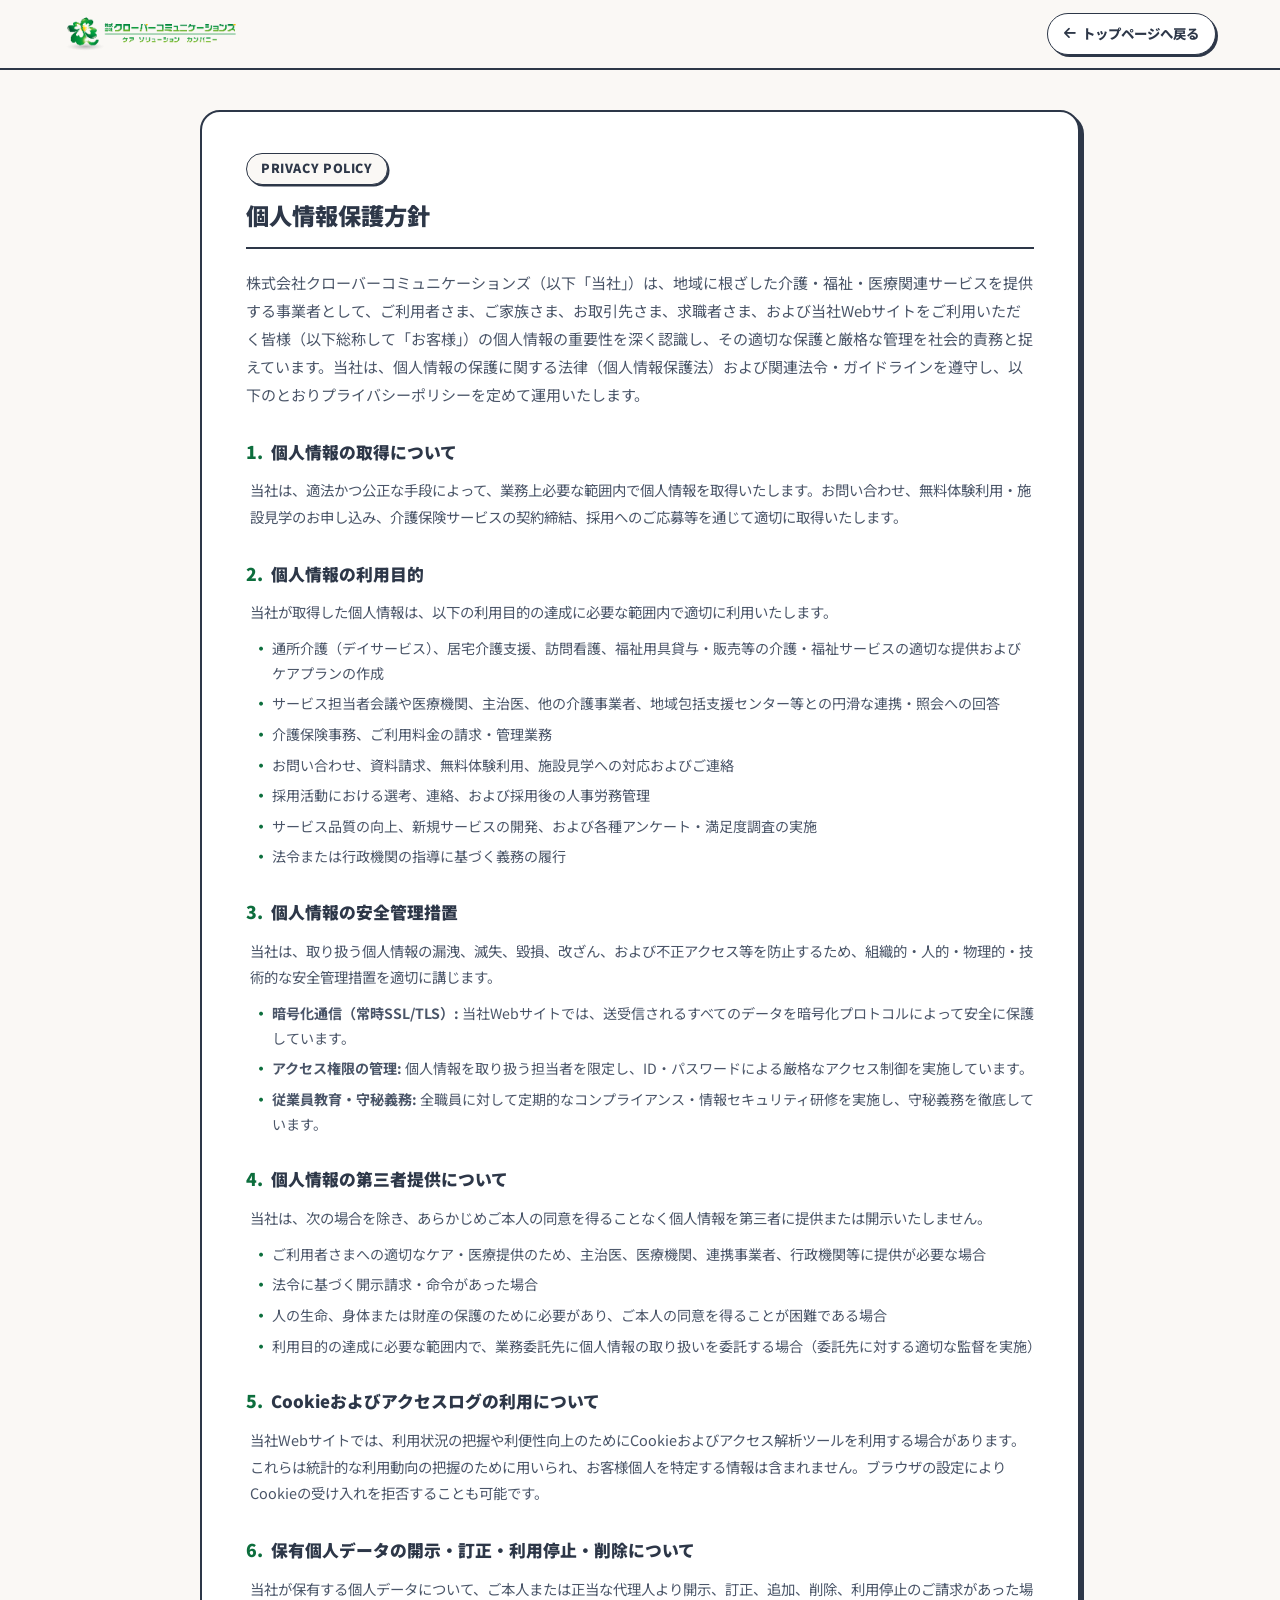
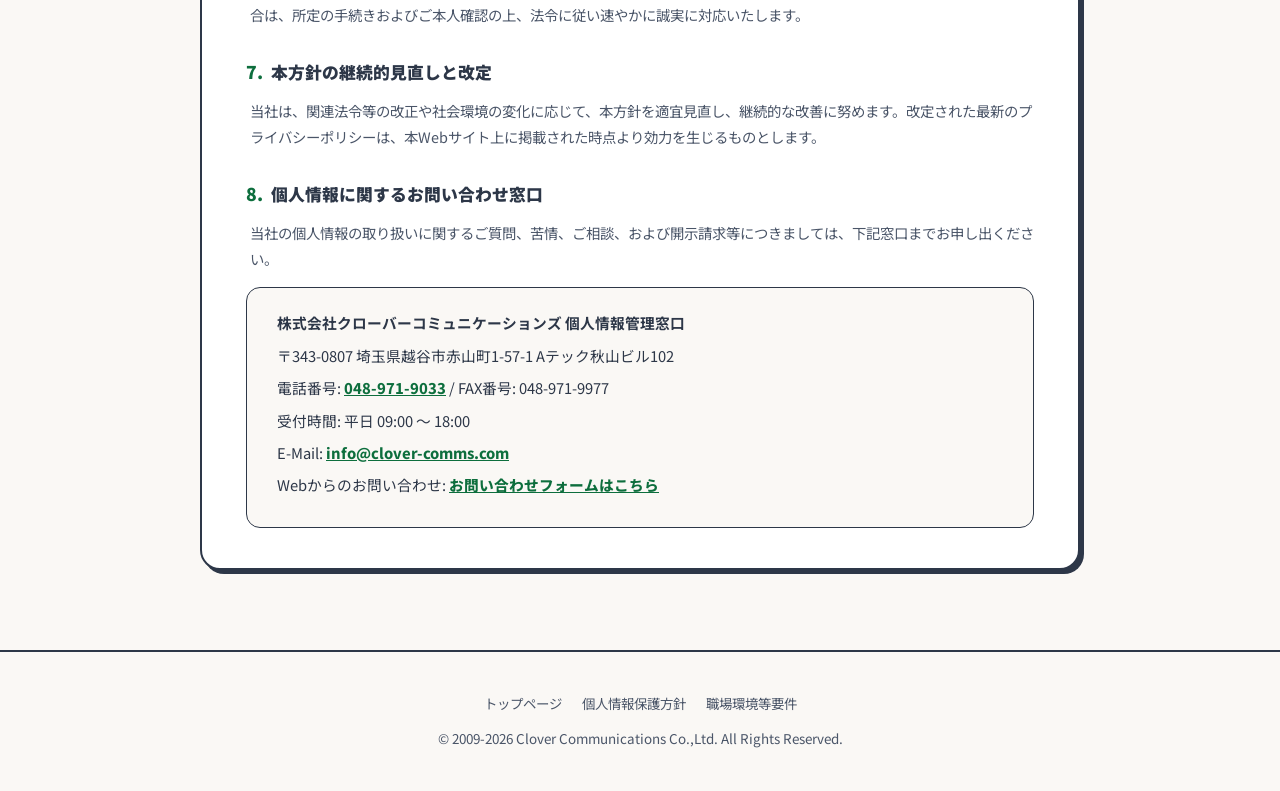
<file: privacy.html>
<!DOCTYPE html>
<html lang="ja">
<head>
    <meta charset="UTF-8">
    <meta name="viewport" content="width=device-width, initial-scale=1.0">
    <title>個人情報保護方針 | 株式会社クローバーコミュニケーションズ</title>
    <meta name="description" content="株式会社クローバーコミュニケーションズの個人情報保護方針（プライバシーポリシー）および介護職員等処遇改善加算にかかる職場環境等要件のページです。">
    
    <!-- Google Fonts -->
    <link rel="preconnect" href="https://fonts.googleapis.com">
    <link rel="preconnect" href="https://fonts.gstatic.com" crossorigin>
    <link href="https://fonts.googleapis.com/css2?family=Noto+Sans+JP:wght@400;500;700;800;900&family=Shippori+Mincho:wght@600;800&family=Zen+Maru+Gothic:wght@700;900&display=swap" rel="stylesheet">
    
    <!-- FontAwesome -->
    <link rel="stylesheet" href="https://cdnjs.cloudflare.com/ajax/libs/font-awesome/6.4.0/css/all.min.css">
    
    <link rel="stylesheet" href="service.css">
    <style>
        .policy-container {
            max-width: 920px;
            margin: 40px auto 80px;
            padding: 0 20px;
        }
        .policy-card {
            background: #FFFFFF;
            border: 2px solid var(--border-dark);
            border-radius: 20px;
            padding: 40px 44px;
            box-shadow: var(--shadow-solid);
            margin-bottom: 36px;
        }
        .policy-card h2 {
            font-size: 1.45rem;
            font-weight: 900;
            color: var(--text-main);
            margin-bottom: 20px;
            padding-bottom: 12px;
            border-bottom: 2px solid var(--border-dark);
            display: flex;
            align-items: center;
            gap: 10px;
        }
        .policy-lead {
            font-size: 0.94rem;
            color: var(--text-muted);
            line-height: 1.85;
            margin-bottom: 28px;
        }
        .policy-section {
            margin-bottom: 28px;
        }
        .policy-section:last-child {
            margin-bottom: 0;
        }
        .policy-section h3 {
            font-size: 1.05rem;
            font-weight: 900;
            color: var(--text-main);
            margin-bottom: 10px;
            display: flex;
            align-items: baseline;
            gap: 8px;
        }
        .policy-section h3 span.num {
            font-size: 1.1rem;
            color: var(--primary);
            font-weight: 900;
        }
        .policy-section p {
            font-size: 0.9rem;
            color: var(--text-muted);
            line-height: 1.85;
            margin: 0 0 10px 0;
            padding-left: 4px;
        }
        .policy-section ul {
            list-style: none;
            padding-left: 8px;
            margin: 8px 0;
        }
        .policy-section ul li {
            font-size: 0.88rem;
            color: var(--text-muted);
            line-height: 1.75;
            position: relative;
            padding-left: 18px;
            margin-bottom: 6px;
        }
        .policy-section ul li::before {
            content: "・";
            position: absolute;
            left: 0;
            color: var(--primary);
            font-weight: 900;
        }
        .contact-info-box {
            background: #FAF8F5;
            border: 1.5px solid var(--border-dark);
            border-radius: 14px;
            padding: 22px 26px;
            margin-top: 14px;
        }
        .contact-info-box p {
            font-size: 0.92rem;
            color: var(--text-main);
            line-height: 1.8;
            margin-bottom: 6px;
        }
        .contact-info-box a {
            color: var(--primary);
            font-weight: 800;
            text-decoration: underline;
        }

        /* 職場環境要件テーブル */
        .workplace-table {
            width: 100%;
            border-collapse: separate;
            border-spacing: 0;
            border: 1.5px solid var(--border-dark);
            border-radius: 12px;
            overflow: hidden;
            background: #FFFFFF;
            margin-top: 16px;
        }
        .workplace-table th,
        .workplace-table td {
            padding: 14px 18px;
            font-size: 0.9rem;
            border-bottom: 1px solid #E2E8F0;
            line-height: 1.7;
        }
        .workplace-table th {
            background: #FAF8F5;
            color: var(--text-main);
            font-weight: 800;
            width: 32%;
            border-right: 1px solid #E2E8F0;
            vertical-align: top;
        }
        .workplace-table td {
            color: var(--text-muted);
        }
        .workplace-table tr:last-child th,
        .workplace-table tr:last-child td {
            border-bottom: none;
        }

        @media (max-width: 768px) {
            .policy-card {
                padding: 24px 20px;
            }
            .policy-card h2 {
                font-size: 1.25rem;
            }
            .workplace-table th,
            .workplace-table td {
                display: block;
                width: 100%;
            }
            .workplace-table th {
                border-right: none;
                border-bottom: 1px solid #E2E8F0;
                background: #F1EFEA;
            }
        }
    </style>
</head>
<body>

    <!-- Header -->
    <header class="service-header">
        <div class="service-header-container">
            <a href="index.html" class="service-header-logo">
                <img src="logo clover.png" alt="株式会社クローバーコミュニケーションズ">
            </a>
            <div class="service-header-actions">
                <a href="index.html" class="btn-header-back">
                    <i class="fa-solid fa-arrow-left"></i> トップページへ戻る
                </a>
            </div>
        </div>
    </header>

    <div class="policy-container">

        <!-- 個人情報保護方針 -->
        <div class="policy-card" id="privacy">
            <span class="section-sub-pill">PRIVACY POLICY</span>
            <h2>個人情報保護方針</h2>
            <p class="policy-lead">
                株式会社クローバーコミュニケーションズ（以下「当社」）は、地域に根ざした介護・福祉・医療関連サービスを提供する事業者として、ご利用者さま、ご家族さま、お取引先さま、求職者さま、および当社Webサイトをご利用いただく皆様（以下総称して「お客様」）の個人情報の重要性を深く認識し、その適切な保護と厳格な管理を社会的責務と捉えています。当社は、個人情報の保護に関する法律（個人情報保護法）および関連法令・ガイドラインを遵守し、以下のとおりプライバシーポリシーを定めて運用いたします。
            </p>

            <div class="policy-section">
                <h3><span class="num">1.</span> 個人情報の取得について</h3>
                <p>当社は、適法かつ公正な手段によって、業務上必要な範囲内で個人情報を取得いたします。お問い合わせ、無料体験利用・施設見学のお申し込み、介護保険サービスの契約締結、採用へのご応募等を通じて適切に取得いたします。</p>
            </div>

            <div class="policy-section">
                <h3><span class="num">2.</span> 個人情報の利用目的</h3>
                <p>当社が取得した個人情報は、以下の利用目的の達成に必要な範囲内で適切に利用いたします。</p>
                <ul>
                    <li>通所介護（デイサービス）、居宅介護支援、訪問看護、福祉用具貸与・販売等の介護・福祉サービスの適切な提供およびケアプランの作成</li>
                    <li>サービス担当者会議や医療機関、主治医、他の介護事業者、地域包括支援センター等との円滑な連携・照会への回答</li>
                    <li>介護保険事務、ご利用料金の請求・管理業務</li>
                    <li>お問い合わせ、資料請求、無料体験利用、施設見学への対応およびご連絡</li>
                    <li>採用活動における選考、連絡、および採用後の人事労務管理</li>
                    <li>サービス品質の向上、新規サービスの開発、および各種アンケート・満足度調査の実施</li>
                    <li>法令または行政機関の指導に基づく義務の履行</li>
                </ul>
            </div>

            <div class="policy-section">
                <h3><span class="num">3.</span> 個人情報の安全管理措置</h3>
                <p>当社は、取り扱う個人情報の漏洩、滅失、毀損、改ざん、および不正アクセス等を防止するため、組織的・人的・物理的・技術的な安全管理措置を適切に講じます。</p>
                <ul>
                    <li><strong>暗号化通信（常時SSL/TLS）:</strong> 当社Webサイトでは、送受信されるすべてのデータを暗号化プロトコルによって安全に保護しています。</li>
                    <li><strong>アクセス権限の管理:</strong> 個人情報を取り扱う担当者を限定し、ID・パスワードによる厳格なアクセス制御を実施しています。</li>
                    <li><strong>従業員教育・守秘義務:</strong> 全職員に対して定期的なコンプライアンス・情報セキュリティ研修を実施し、守秘義務を徹底しています。</li>
                </ul>
            </div>

            <div class="policy-section">
                <h3><span class="num">4.</span> 個人情報の第三者提供について</h3>
                <p>当社は、次の場合を除き、あらかじめご本人の同意を得ることなく個人情報を第三者に提供または開示いたしません。</p>
                <ul>
                    <li>ご利用者さまへの適切なケア・医療提供のため、主治医、医療機関、連携事業者、行政機関等に提供が必要な場合</li>
                    <li>法令に基づく開示請求・命令があった場合</li>
                    <li>人の生命、身体または財産の保護のために必要があり、ご本人の同意を得ることが困難である場合</li>
                    <li>利用目的の達成に必要な範囲内で、業務委託先に個人情報の取り扱いを委託する場合（委託先に対する適切な監督を実施）</li>
                </ul>
            </div>

            <div class="policy-section">
                <h3><span class="num">5.</span> Cookieおよびアクセスログの利用について</h3>
                <p>当社Webサイトでは、利用状況の把握や利便性向上のためにCookieおよびアクセス解析ツールを利用する場合があります。これらは統計的な利用動向の把握のために用いられ、お客様個人を特定する情報は含まれません。ブラウザの設定によりCookieの受け入れを拒否することも可能です。</p>
            </div>

            <div class="policy-section">
                <h3><span class="num">6.</span> 保有個人データの開示・訂正・利用停止・削除について</h3>
                <p>当社が保有する個人データについて、ご本人または正当な代理人より開示、訂正、追加、削除、利用停止のご請求があった場合は、所定の手続きおよびご本人確認の上、法令に従い速やかに誠実に対応いたします。</p>
            </div>

            <div class="policy-section">
                <h3><span class="num">7.</span> 本方針の継続的見直しと改定</h3>
                <p>当社は、関連法令等の改正や社会環境の変化に応じて、本方針を適宜見直し、継続的な改善に努めます。改定された最新のプライバシーポリシーは、本Webサイト上に掲載された時点より効力を生じるものとします。</p>
            </div>

            <div class="policy-section">
                <h3><span class="num">8.</span> 個人情報に関するお問い合わせ窓口</h3>
                <p>当社の個人情報の取り扱いに関するご質問、苦情、ご相談、および開示請求等につきましては、下記窓口までお申し出ください。</p>
                <div class="contact-info-box">
                    <p><strong>株式会社クローバーコミュニケーションズ 個人情報管理窓口</strong></p>
                    <p>〒343-0807 埼玉県越谷市赤山町1-57-1 Aテック秋山ビル102</p>
                    <p>電話番号: <a href="tel:048-971-9033">048-971-9033</a> / FAX番号: 048-971-9977</p>
                    <p>受付時間: 平日 09:00 〜 18:00</p>
                    <p>E-Mail: <a href="mailto:info@clover-comms.com">info@clover-comms.com</a></p>
                    <p>Webからのお問い合わせ: <a href="index.html#contact">お問い合わせフォームはこちら</a></p>
                </div>
            </div>
        </div>

        </div>

    <!-- Footer -->
    <footer class="service-footer">
        <div style="margin-bottom:12px; display:flex; justify-content:center; gap:20px; flex-wrap:wrap; font-size:0.84rem;">
            <a href="index.html" style="color:var(--text-muted); text-decoration:none;">トップページ</a>
            <!-- <a href="recruit.html" style="color:var(--text-muted, #718096); text-decoration:none;">採用情報</a> -->
            <a href="privacy.html" style="color:var(--text-muted); text-decoration:none;">個人情報保護方針</a>
            <a href="workplace.html" style="color:var(--text-muted); text-decoration:none;">職場環境等要件</a>
        </div>
        <p>&copy; 2009-2026 Clover Communications Co.,Ltd. All Rights Reserved.</p>
    </footer>

</body>
</html>
</file>
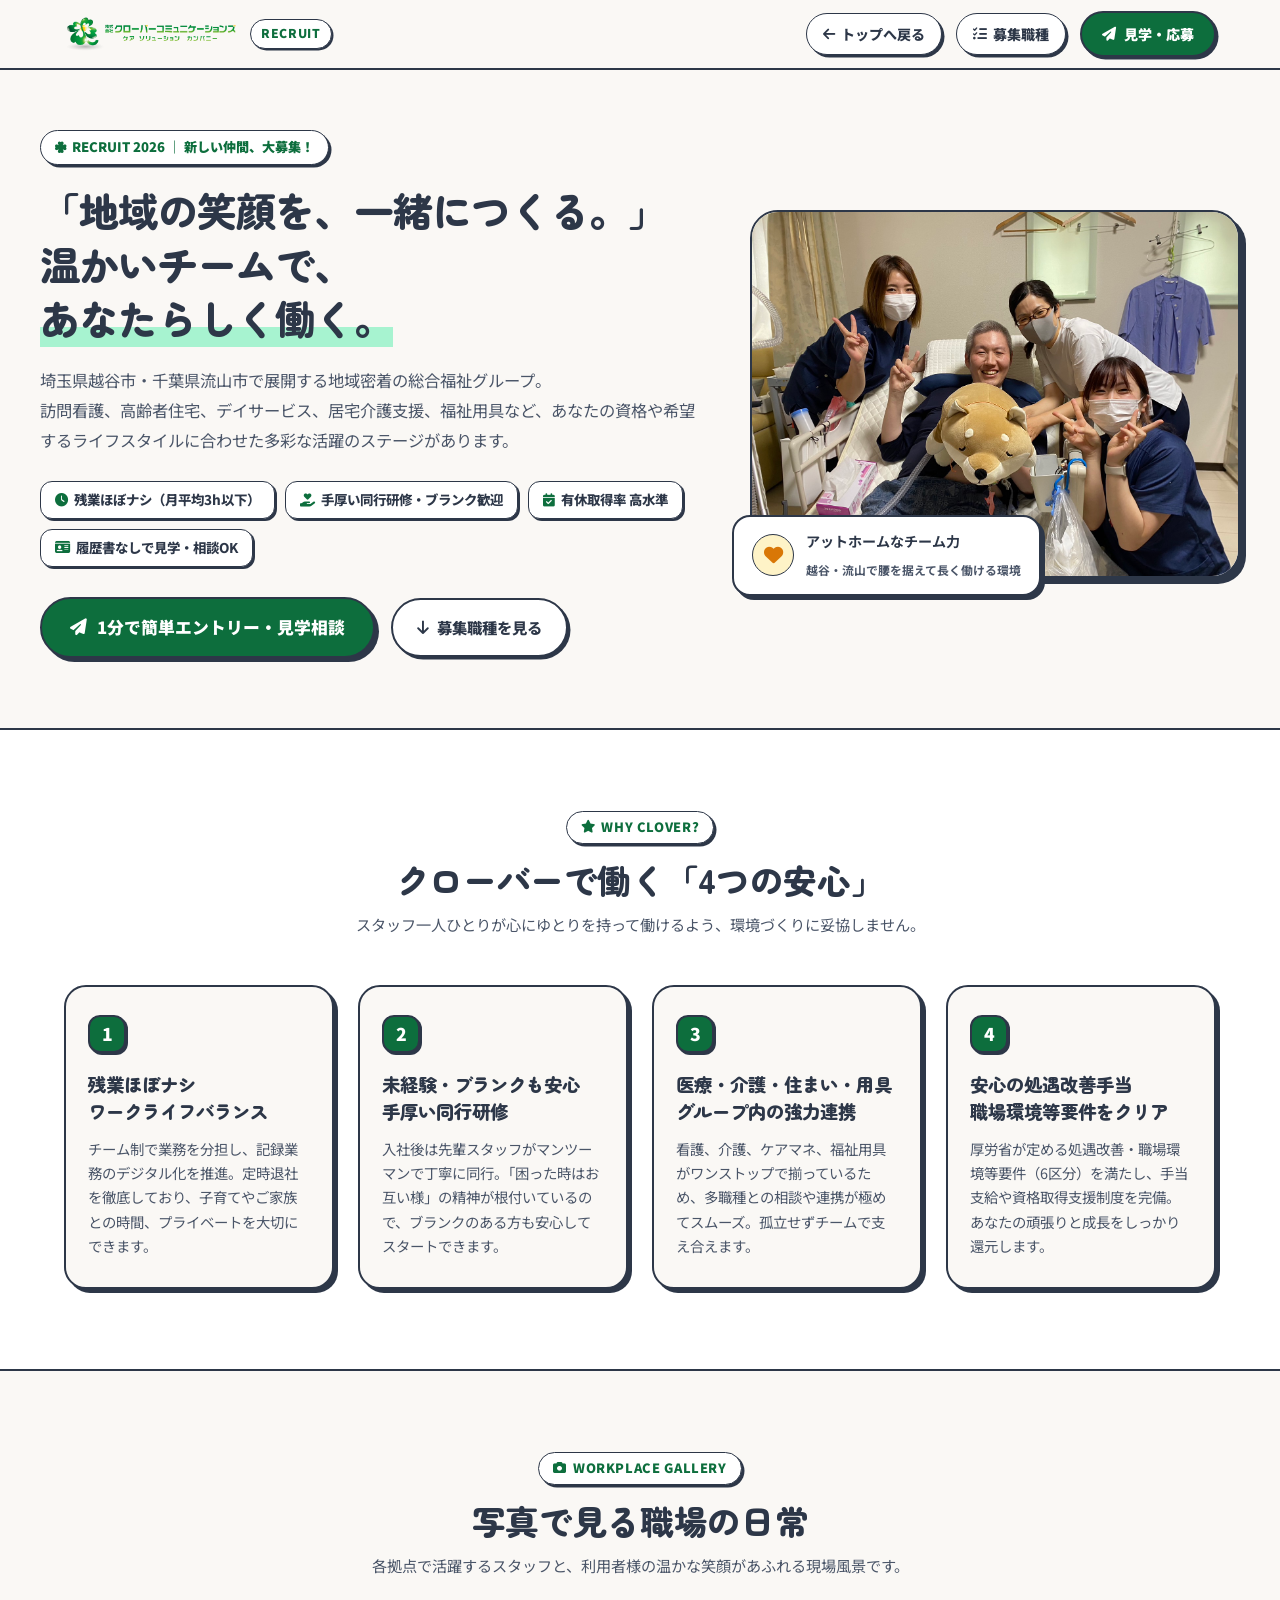
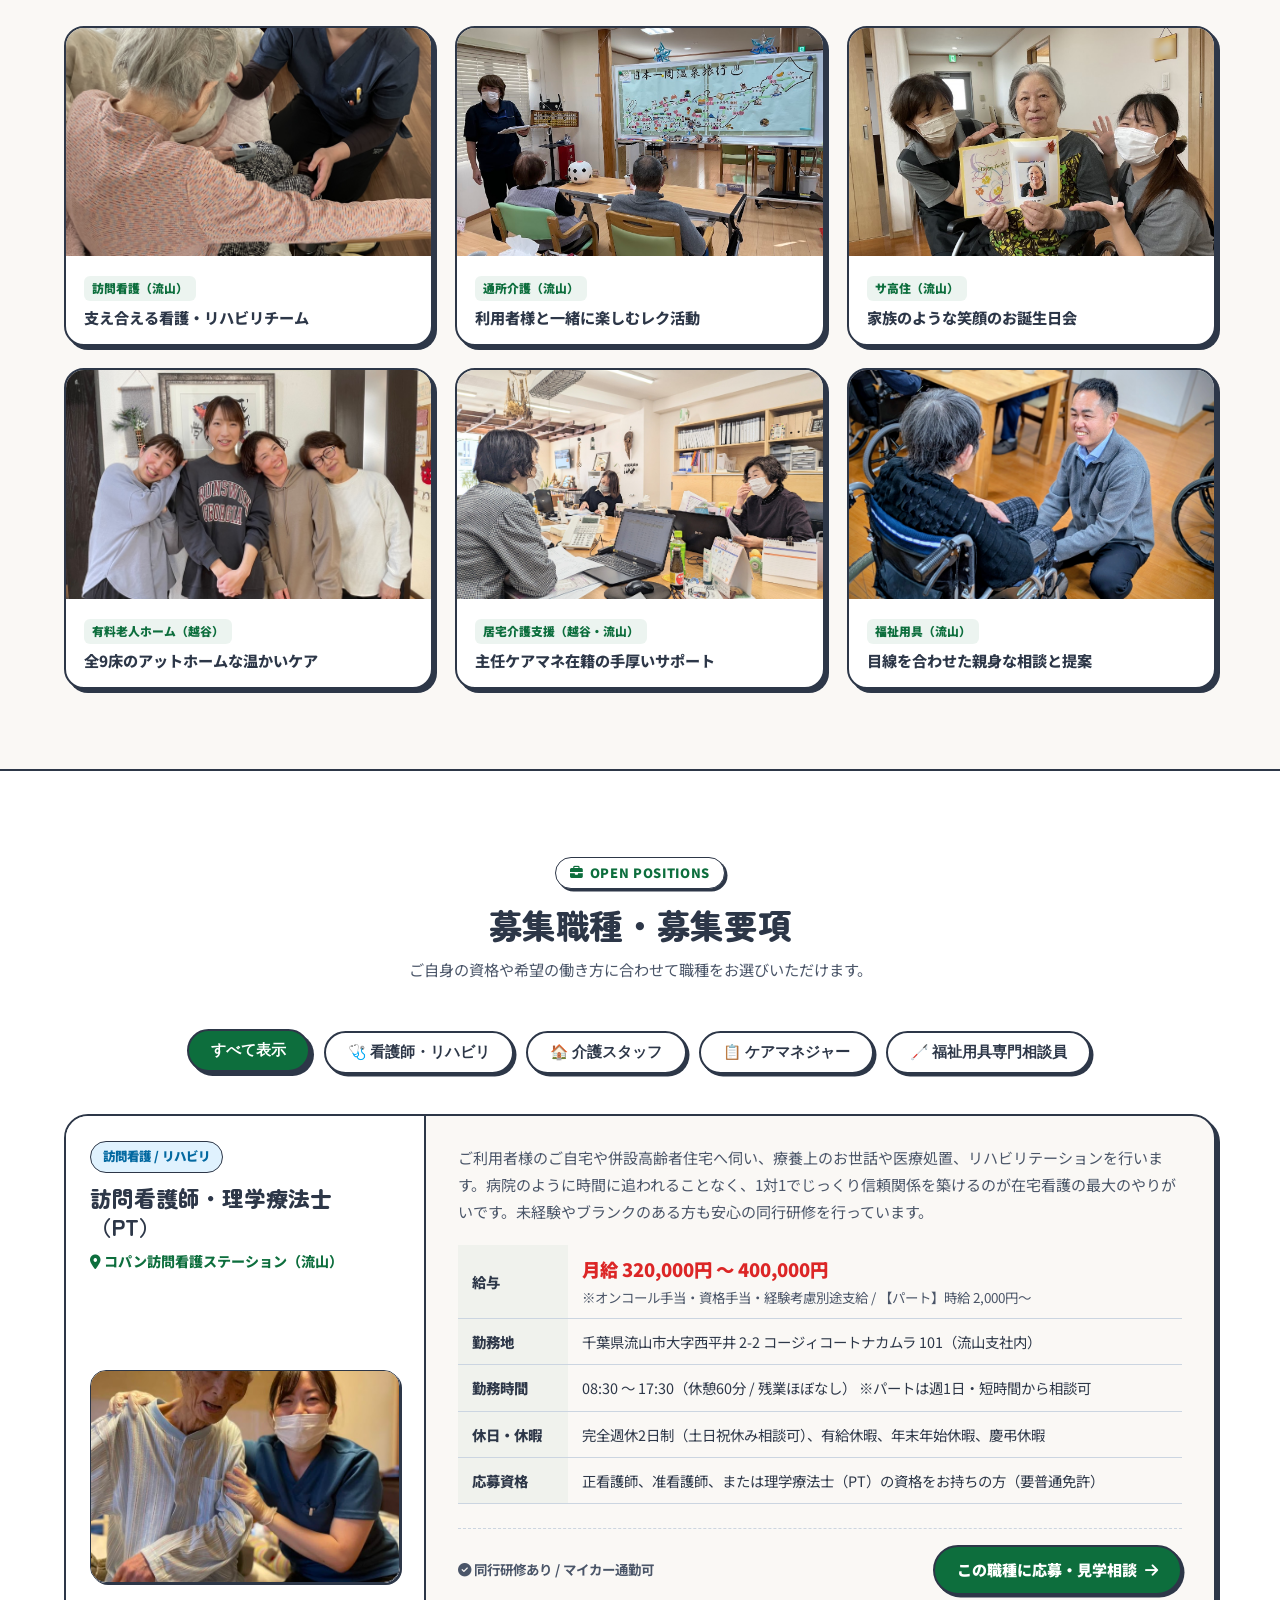
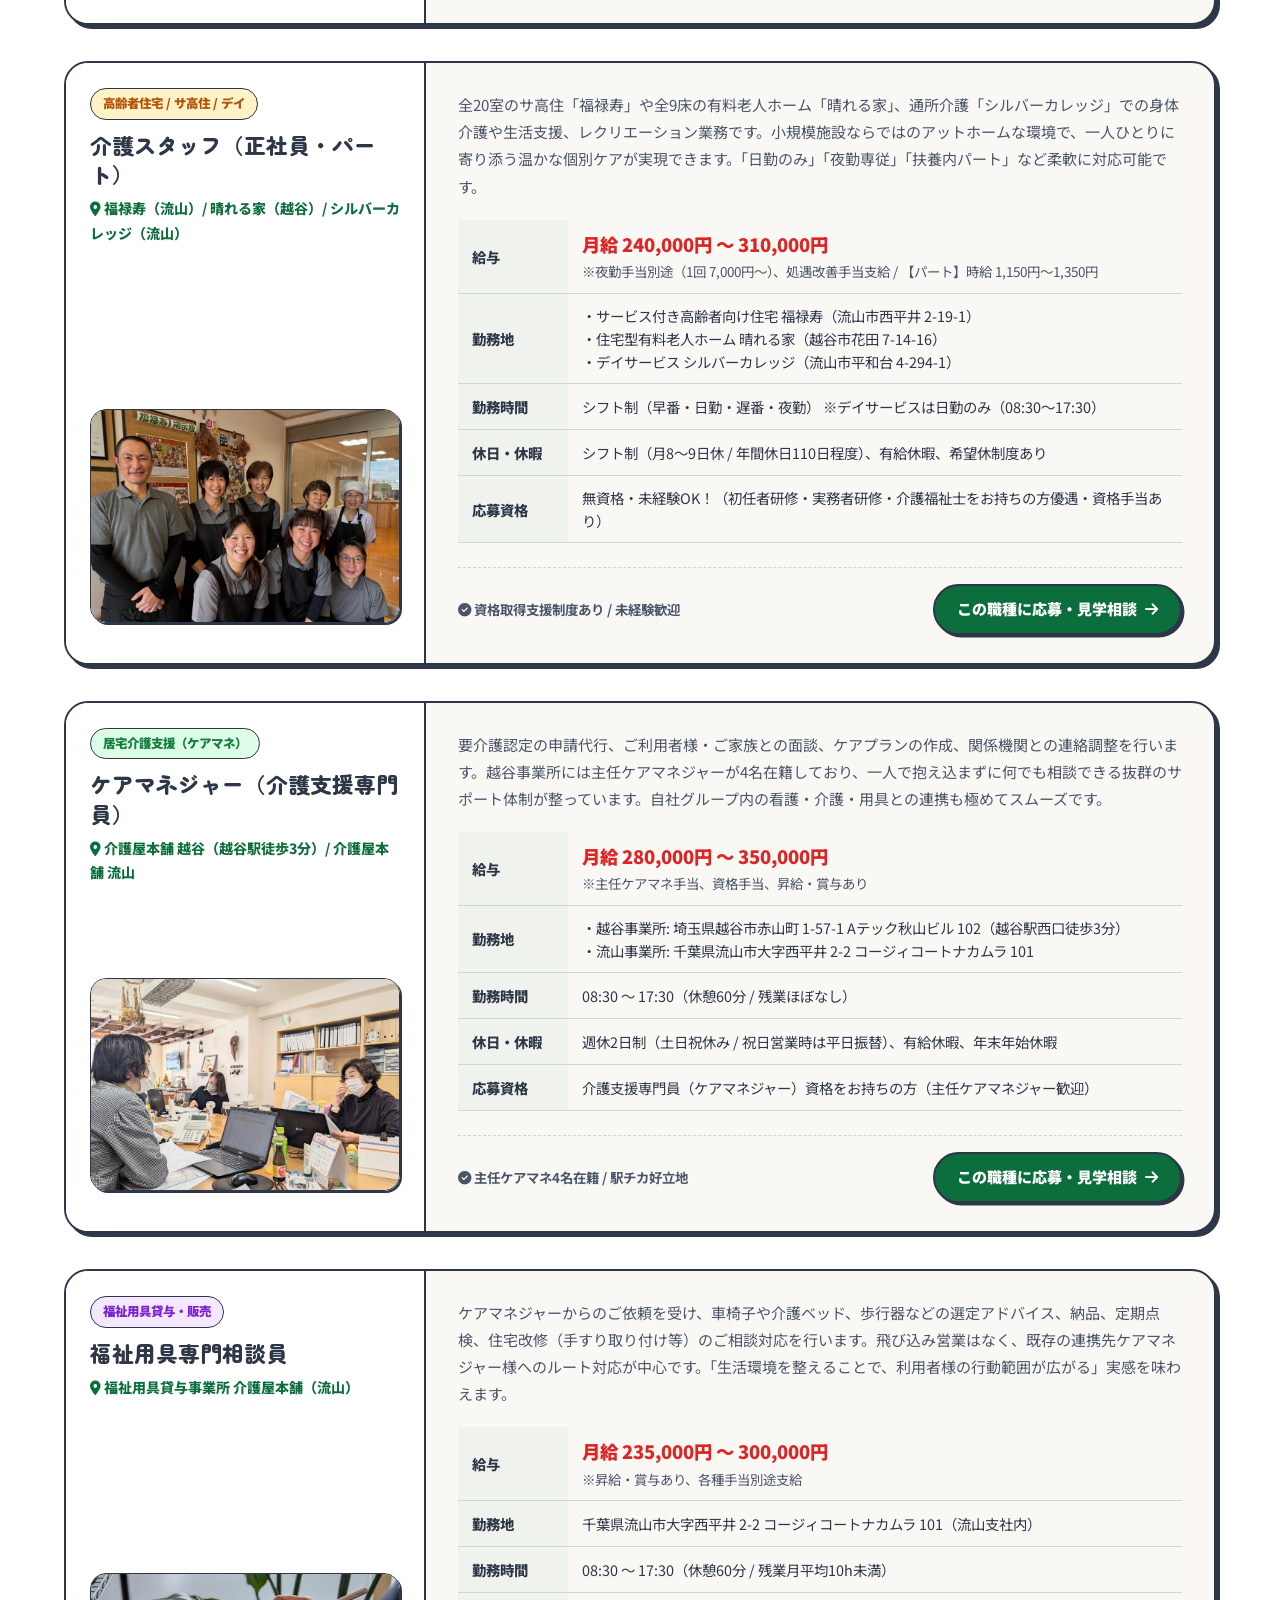
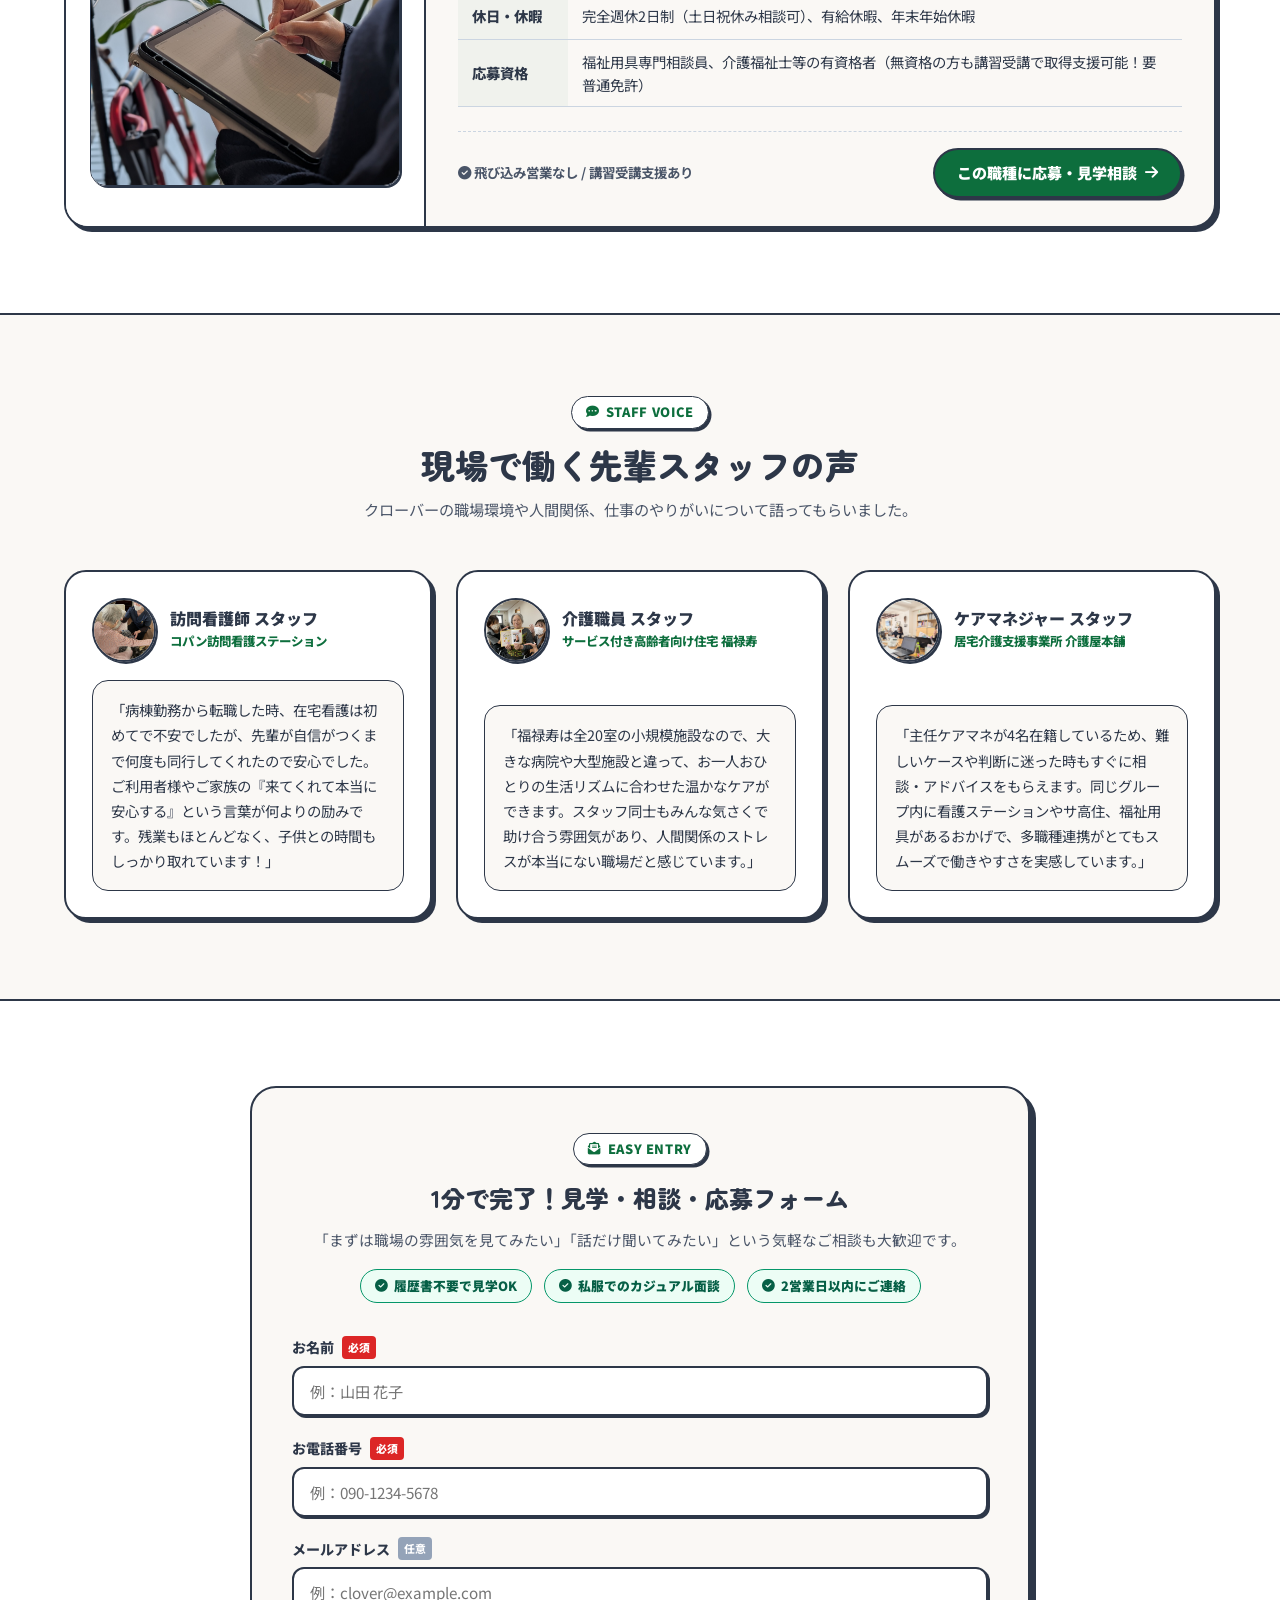
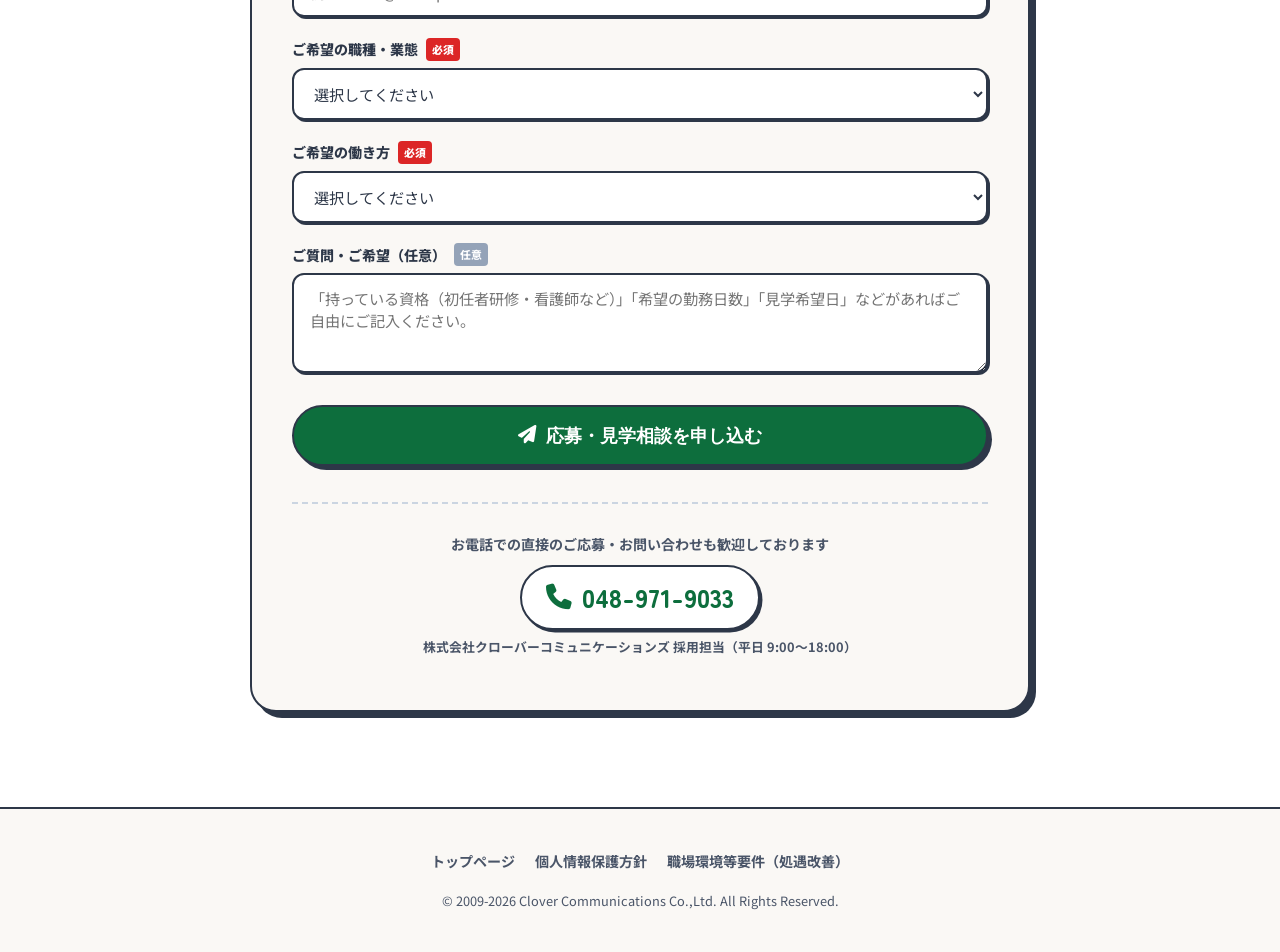
<file: recruit.html>
<!DOCTYPE html>
<html lang="ja">
<head>
    <meta charset="UTF-8">
    <meta name="viewport" content="width=device-width, initial-scale=1.0">
    <title>採用情報（リクルート） | 株式会社クローバーコミュニケーションズ（埼玉県越谷市・千葉県流山市）</title>
    <meta name="description" content="株式会社クローバーコミュニケーションズの採用特設ページ。埼玉県越谷市・千葉県流山市で訪問看護、高齢者住宅、デイサービス、居宅介護支援、福祉用具を展開。看護師・理学療法士・介護職・ケアマネジャー・福祉用具専門相談員を募集中。残業ほぼナシ、手厚い同行研修、履歴書なしの施設見学歓迎。">
    
    <!-- Google Fonts -->
    <link rel="preconnect" href="https://fonts.googleapis.com">
    <link rel="preconnect" href="https://fonts.gstatic.com" crossorigin>
    <link href="https://fonts.googleapis.com/css2?family=Noto+Sans+JP:wght@400;500;700;800;900&family=Zen+Maru+Gothic:wght@700;900&display=swap" rel="stylesheet">
    
    <!-- FontAwesome -->
    <link rel="stylesheet" href="https://cdnjs.cloudflare.com/ajax/libs/font-awesome/6.4.0/css/all.min.css">
    
    <link rel="stylesheet" href="recruit.css">

    <!-- Googleしごと検索（Google for Jobs）求人構造化データ -->
    <script type="application/ld+json">
    [
      {
        "@context": "https://schema.org/",
        "@type": "JobPosting",
        "title": "訪問看護師・理学療法士（訪問看護ステーション コパン）",
        "description": "千葉県流山市の「訪問看護ステーション コパン」での看護・リハビリ業務。1対1で利用者様とじっくり向き合える在宅看護。同行研修・サポート体制充実。",
        "identifier": {
          "@type": "PropertyValue",
          "name": "株式会社クローバーコミュニケーションズ",
          "value": "NURSE-01"
        },
        "datePosted": "2026-09-17",
        "validThrough": "2027-09-17",
        "employmentType": ["FULL_TIME", "PART_TIME"],
        "hiringOrganization": {
          "@type": "Organization",
          "name": "株式会社クローバーコミュニケーションズ",
          "sameAs": "https://clover-comms.com",
          "logo": "https://clover-comms.com/logo_fix-08.png"
        },
        "jobLocation": {
          "@type": "Place",
          "address": {
            "@type": "PostalAddress",
            "streetAddress": "大字西平井2-2 コージィコートナカムラ101",
            "addressLocality": "流山市",
            "addressRegion": "千葉県",
            "postalCode": "270-0156",
            "addressCountry": "JP"
          }
        },
        "baseSalary": {
          "@type": "MonetaryAmount",
          "currency": "JPY",
          "value": {
            "@type": "QuantitativeValue",
            "value": 320000,
            "unitText": "MONTH"
          }
        }
      },
      {
        "@context": "https://schema.org/",
        "@type": "JobPosting",
        "title": "介護スタッフ（高齢者住宅・サ高住・デイサービス）",
        "description": "住宅型有料老人ホーム「晴れる家」（全9床）やサービス付き高齢者向け住宅「福禄寿」（全20室）、デイサービス「シルバーカレッジ」での介護業務。アットホームな小規模ケア。",
        "identifier": {
          "@type": "PropertyValue",
          "name": "株式会社クローバーコミュニケーションズ",
          "value": "CARE-01"
        },
        "datePosted": "2026-09-17",
        "validThrough": "2027-09-17",
        "employmentType": ["FULL_TIME", "PART_TIME"],
        "hiringOrganization": {
          "@type": "Organization",
          "name": "株式会社クローバーコミュニケーションズ",
          "sameAs": "https://clover-comms.com",
          "logo": "https://clover-comms.com/logo_fix-08.png"
        },
        "jobLocation": [
          {
            "@type": "Place",
            "address": {
              "@type": "PostalAddress",
              "streetAddress": "花田7-14-16",
              "addressLocality": "越谷市",
              "addressRegion": "埼玉県",
              "postalCode": "343-0015",
              "addressCountry": "JP"
            }
          },
          {
            "@type": "Place",
            "address": {
              "@type": "PostalAddress",
              "streetAddress": "西平井2-19-1",
              "addressLocality": "流山市",
              "addressRegion": "千葉県",
              "postalCode": "270-0156",
              "addressCountry": "JP"
            }
          }
        ],
        "baseSalary": {
          "@type": "MonetaryAmount",
          "currency": "JPY",
          "value": {
            "@type": "QuantitativeValue",
            "value": 240000,
            "unitText": "MONTH"
          }
        }
      },
      {
        "@context": "https://schema.org/",
        "@type": "JobPosting",
        "title": "ケアマネジャー（介護支援専門員 / 居宅介護支援）",
        "description": "居宅介護支援事業所「介護屋本舗」でのケアプラン作成・相談業務。グループ内の多職種連携がスムーズで働きやすい環境です。",
        "identifier": {
          "@type": "PropertyValue",
          "name": "株式会社クローバーコミュニケーションズ",
          "value": "CM-01"
        },
        "datePosted": "2026-09-17",
        "validThrough": "2027-09-17",
        "employmentType": "FULL_TIME",
        "hiringOrganization": {
          "@type": "Organization",
          "name": "株式会社クローバーコミュニケーションズ",
          "sameAs": "https://clover-comms.com",
          "logo": "https://clover-comms.com/logo_fix-08.png"
        },
        "jobLocation": {
          "@type": "Place",
          "address": {
            "@type": "PostalAddress",
            "streetAddress": "赤山町1-57-1 Aテック秋山ビル102",
            "addressLocality": "越谷市",
            "addressRegion": "埼玉県",
            "postalCode": "343-0807",
            "addressCountry": "JP"
          }
        },
        "baseSalary": {
          "@type": "MonetaryAmount",
          "currency": "JPY",
          "value": {
            "@type": "QuantitativeValue",
            "value": 280000,
            "unitText": "MONTH"
          }
        }
      }
    ]
    </script>
</head>
<body>

    <!-- Header -->
    <header class="recruit-header">
        <div class="recruit-header-container">
            <a href="index.html" class="recruit-header-logo">
                <img src="logo_fix-08.png" alt="株式会社クローバーコミュニケーションズ">
                <span class="recruit-header-badge">RECRUIT</span>
            </a>
            <div class="recruit-header-actions">
                <a href="index.html" class="btn-header-back"><i class="fa-solid fa-arrow-left"></i> トップへ戻る</a>
                <a href="#positions" class="btn-header-back"><i class="fa-solid fa-list-check"></i> 募集職種</a>
                <a href="#entry" class="btn-header-apply"><i class="fa-solid fa-paper-plane"></i> 見学・応募</a>
            </div>
        </div>
    </header>

    <!-- Hero Section -->
    <section class="recruit-hero">
        <div class="recruit-hero-container">
            <div class="recruit-hero-text">
                <span class="hero-cat-tag"><i class="fa-solid fa-clover"></i> RECRUIT 2026 ｜ 新しい仲間、大募集！</span>
                <h1 class="recruit-hero-h1">
                    「地域の笑顔を、一緒につくる。」<br>
                    温かいチームで、<br>
                    <span class="highlight-green">あなたらしく働く。</span>
                </h1>
                <p class="recruit-hero-desc">
                    埼玉県越谷市・千葉県流山市で展開する地域密着の総合福祉グループ。<br>
                    訪問看護、高齢者住宅、デイサービス、居宅介護支援、福祉用具など、あなたの資格や希望するライフスタイルに合わせた多彩な活躍のステージがあります。
                </p>
                <div class="hero-badges-row">
                    <div class="hero-badge-item"><i class="fa-solid fa-clock"></i> 残業ほぼナシ（月平均3h以下）</div>
                    <div class="hero-badge-item"><i class="fa-solid fa-hand-holding-heart"></i> 手厚い同行研修・ブランク歓迎</div>
                    <div class="hero-badge-item"><i class="fa-solid fa-calendar-check"></i> 有休取得率 高水準</div>
                    <div class="hero-badge-item"><i class="fa-solid fa-id-card"></i> 履歴書なしで見学・相談OK</div>
                </div>
                <div class="hero-cta-group">
                    <a href="#entry" class="btn-hero-primary"><i class="fa-solid fa-paper-plane"></i> 1分で簡単エントリー・見学相談</a>
                    <a href="#positions" class="btn-hero-secondary"><i class="fa-solid fa-arrow-down"></i> 募集職種を見る</a>
                </div>
            </div>
            
            <div class="recruit-hero-visual">
                <div class="hero-photo-main-frame">
                    <img src="1000000034.jpg" alt="クローバーの笑顔あふれるスタッフたち">
                </div>
                <div class="hero-floating-card">
                    <div class="floating-icon"><i class="fa-solid fa-heart"></i></div>
                    <div class="floating-text">
                        <strong>アットホームなチーム力</strong>
                        <span>越谷・流山で腰を据えて長く働ける環境</span>
                    </div>
                </div>
            </div>
        </div>
    </section>

    <!-- Why Clover (4つの安心) -->
    <section class="recruit-points-section">
        <div class="section-container">
            <div class="section-title-box">
                <span class="section-sub-pill"><i class="fa-solid fa-star"></i> WHY CLOVER?</span>
                <h2 class="section-h2">クローバーで働く「4つの安心」</h2>
                <p style="font-size:0.95rem; color:var(--text-muted); margin-top:8px;">スタッフ一人ひとりが心にゆとりを持って働けるよう、環境づくりに妥協しません。</p>
            </div>

            <div class="points-grid-4">
                <div class="point-card-item">
                    <div class="point-num-badge">1</div>
                    <h3>残業ほぼナシ<br>ワークライフバランス</h3>
                    <p>チーム制で業務を分担し、記録業務のデジタル化を推進。定時退社を徹底しており、子育てやご家族との時間、プライベートを大切にできます。</p>
                </div>

                <div class="point-card-item">
                    <div class="point-num-badge">2</div>
                    <h3>未経験・ブランクも安心<br>手厚い同行研修</h3>
                    <p>入社後は先輩スタッフがマンツーマンで丁寧に同行。「困った時はお互い様」の精神が根付いているので、ブランクのある方も安心してスタートできます。</p>
                </div>

                <div class="point-card-item">
                    <div class="point-num-badge">3</div>
                    <h3>医療・介護・住まい・用具<br>グループ内の強力連携</h3>
                    <p>看護、介護、ケアマネ、福祉用具がワンストップで揃っているため、多職種との相談や連携が極めてスムーズ。孤立せずチームで支え合えます。</p>
                </div>

                <div class="point-card-item">
                    <div class="point-num-badge">4</div>
                    <h3>安心の処遇改善手当<br>職場環境等要件をクリア</h3>
                    <p>厚労省が定める処遇改善・職場環境等要件（6区分）を満たし、手当支給や資格取得支援制度を完備。あなたの頑張りと成長をしっかり還元します。</p>
                </div>
            </div>
        </div>
    </section>

    <!-- Photo Gallery (職場のリアル風景) -->
    <section class="recruit-gallery-section">
        <div class="section-container">
            <div class="section-title-box">
                <span class="section-sub-pill"><i class="fa-solid fa-camera"></i> WORKPLACE GALLERY</span>
                <h2 class="section-h2">写真で見る職場の日常</h2>
                <p style="font-size:0.95rem; color:var(--text-muted); margin-top:8px;">各拠点で活躍するスタッフと、利用者様の温かな笑顔があふれる現場風景です。</p>
            </div>

            <div class="gallery-grid-6">
                <!-- 1. コパン -->
                <div class="gallery-card">
                    <div class="gallery-card-img-wrap">
                        <img src="copain-main.jpg" alt="コパン訪問看護ステーション 集合写真" loading="lazy">
                    </div>
                    <div class="gallery-card-body">
                        <span class="gallery-card-tag">訪問看護（流山）</span>
                        <h4 class="gallery-card-title">支え合える看護・リハビリチーム</h4>
                    </div>
                </div>

                <!-- 2. シルバーカレッジ -->
                <div class="gallery-card">
                    <div class="gallery-card-img-wrap">
                        <img src="silver-recreation.jpg" alt="デイサービス シルバーカレッジ レクリエーション" loading="lazy">
                    </div>
                    <div class="gallery-card-body">
                        <span class="gallery-card-tag">通所介護（流山）</span>
                        <h4 class="gallery-card-title">利用者様と一緒に楽しむレク活動</h4>
                    </div>
                </div>

                <!-- 3. 福禄寿 -->
                <div class="gallery-card">
                    <div class="gallery-card-img-wrap">
                        <img src="fukurokuju-staff2.jpg" alt="サ高住 福禄寿 スタッフとお誕生日お祝い" loading="lazy">
                    </div>
                    <div class="gallery-card-body">
                        <span class="gallery-card-tag">サ高住（流山）</span>
                        <h4 class="gallery-card-title">家族のような笑顔のお誕生日会</h4>
                    </div>
                </div>

                <!-- 4. 晴れる家 -->
                <div class="gallery-card">
                    <div class="gallery-card-img-wrap">
                        <img src="hareruya-staff.jpg" alt="有料老人ホーム 晴れる家 スタッフ" loading="lazy">
                    </div>
                    <div class="gallery-card-body">
                        <span class="gallery-card-tag">有料老人ホーム（越谷）</span>
                        <h4 class="gallery-card-title">全9床のアットホームな温かいケア</h4>
                    </div>
                </div>

                <!-- 5. 居宅介護屋本舗 -->
                <div class="gallery-card">
                    <div class="gallery-card-img-wrap">
                        <img src="kyotaku-kaigoyahonpo-main.jpg" alt="居宅介護支援 介護屋本舗 ケアマネジャー" loading="lazy">
                    </div>
                    <div class="gallery-card-body">
                        <span class="gallery-card-tag">居宅介護支援（越谷・流山）</span>
                        <h4 class="gallery-card-title">主任ケアマネ在籍の手厚いサポート</h4>
                    </div>
                </div>

                <!-- 6. 福祉用具 -->
                <div class="gallery-card">
                    <div class="gallery-card-img-wrap">
                        <img src="yougu-main.jpg" alt="福祉用具貸与 介護屋本舗 相談員" loading="lazy">
                    </div>
                    <div class="gallery-card-body">
                        <span class="gallery-card-tag">福祉用具（流山）</span>
                        <h4 class="gallery-card-title">目線を合わせた親身な相談と提案</h4>
                    </div>
                </div>
            </div>
        </div>
    </section>

    <!-- Positions Section (募集職種一覧) -->
    <section class="recruit-positions-section" id="positions">
        <div class="section-container">
            <div class="section-title-box">
                <span class="section-sub-pill"><i class="fa-solid fa-briefcase"></i> OPEN POSITIONS</span>
                <h2 class="section-h2">募集職種・募集要項</h2>
                <p style="font-size:0.95rem; color:var(--text-muted); margin-top:8px;">ご自身の資格や希望の働き方に合わせて職種をお選びいただけます。</p>
            </div>

            <!-- Category Filter Tabs -->
            <div class="job-filter-tabs">
                <button class="btn-filter-tab active" data-filter="all">すべて表示</button>
                <button class="btn-filter-tab" data-filter="nurse">🩺 看護師・リハビリ</button>
                <button class="btn-filter-tab" data-filter="care">🏠 介護スタッフ</button>
                <button class="btn-filter-tab" data-filter="cm">📋 ケアマネジャー</button>
                <button class="btn-filter-tab" data-filter="yougu">🦯 福祉用具専門相談員</button>
            </div>

            <!-- Job Cards Container -->
            <div class="job-cards-container">

                <!-- 1. 訪問看護師・理学療法士 -->
                <div class="job-card-box" data-category="nurse">
                    <div class="job-card-left">
                        <div>
                            <span class="job-badge-pill job-badge-nurse">訪問看護 / リハビリ</span>
                            <h3 class="job-card-h3">訪問看護師・理学療法士（PT）</h3>
                            <p class="job-workplace-name"><i class="fa-solid fa-location-dot"></i> コパン訪問看護ステーション（流山）</p>
                        </div>
                        <div class="job-photo-frame">
                            <img src="copain-nurse.jpg" alt="訪問看護師 業務風景">
                        </div>
                    </div>
                    <div class="job-card-right">
                        <div>
                            <p class="job-desc-text">
                                ご利用者様のご自宅や併設高齢者住宅へ伺い、療養上のお世話や医療処置、リハビリテーションを行います。病院のように時間に追われることなく、1対1でじっくり信頼関係を築けるのが在宅看護の最大のやりがいです。未経験やブランクのある方も安心の同行研修を行っています。
                            </p>
                            <table class="job-spec-table">
                                <tr>
                                    <th>給与</th>
                                    <td>
                                        <strong class="salary-highlight">月給 320,000円 〜 400,000円</strong><br>
                                        <span style="font-size:0.84rem; color:var(--text-muted);">※オンコール手当・資格手当・経験考慮別途支給 / 【パート】時給 2,000円〜</span>
                                    </td>
                                </tr>
                                <tr>
                                    <th>勤務地</th>
                                    <td>千葉県流山市大字西平井 2-2 コージィコートナカムラ 101（流山支社内）</td>
                                </tr>
                                <tr>
                                    <th>勤務時間</th>
                                    <td>08:30 〜 17:30（休憩60分 / 残業ほぼなし） ※パートは週1日・短時間から相談可</td>
                                </tr>
                                <tr>
                                    <th>休日・休暇</th>
                                    <td>完全週休2日制（土日祝休み相談可）、有給休暇、年末年始休暇、慶弔休暇</td>
                                </tr>
                                <tr>
                                    <th>応募資格</th>
                                    <td>正看護師、准看護師、または理学療法士（PT）の資格をお持ちの方（要普通免許）</td>
                                </tr>
                            </table>
                        </div>
                        <div class="job-card-footer-actions">
                            <span style="font-size:0.84rem; color:var(--text-muted); font-weight:700;"><i class="fa-solid fa-circle-check text-green"></i> 同行研修あり / マイカー通勤可</span>
                            <a href="#entry" class="btn-card-apply" onclick="selectJobInForm('nurse-visit')">この職種に応募・見学相談 <i class="fa-solid fa-arrow-right"></i></a>
                        </div>
                    </div>
                </div>

                <!-- 2. 介護スタッフ（福禄寿・晴れる家・シルバーカレッジ） -->
                <div class="job-card-box" data-category="care">
                    <div class="job-card-left">
                        <div>
                            <span class="job-badge-pill job-badge-care">高齢者住宅 / サ高住 / デイ</span>
                            <h3 class="job-card-h3">介護スタッフ（正社員・パート）</h3>
                            <p class="job-workplace-name"><i class="fa-solid fa-location-dot"></i> 福禄寿（流山）/ 晴れる家（越谷）/ シルバーカレッジ（流山）</p>
                        </div>
                        <div class="job-photo-frame">
                            <img src="fukurokuju-staff.jpg" alt="介護スタッフ 温かいケア">
                        </div>
                    </div>
                    <div class="job-card-right">
                        <div>
                            <p class="job-desc-text">
                                全20室のサ高住「福禄寿」や全9床の有料老人ホーム「晴れる家」、通所介護「シルバーカレッジ」での身体介護や生活支援、レクリエーション業務です。小規模施設ならではのアットホームな環境で、一人ひとりに寄り添う温かな個別ケアが実現できます。「日勤のみ」「夜勤専従」「扶養内パート」など柔軟に対応可能です。
                            </p>
                            <table class="job-spec-table">
                                <tr>
                                    <th>給与</th>
                                    <td>
                                        <strong class="salary-highlight">月給 240,000円 〜 310,000円</strong><br>
                                        <span style="font-size:0.84rem; color:var(--text-muted);">※夜勤手当別途（1回 7,000円〜）、処遇改善手当支給 / 【パート】時給 1,150円〜1,350円</span>
                                    </td>
                                </tr>
                                <tr>
                                    <th>勤務地</th>
                                    <td>
                                        ・サービス付き高齢者向け住宅 福禄寿（流山市西平井 2-19-1）<br>
                                        ・住宅型有料老人ホーム 晴れる家（越谷市花田 7-14-16）<br>
                                        ・デイサービス シルバーカレッジ（流山市平和台 4-294-1）
                                    </td>
                                </tr>
                                <tr>
                                    <th>勤務時間</th>
                                    <td>シフト制（早番・日勤・遅番・夜勤） ※デイサービスは日勤のみ（08:30〜17:30）</td>
                                </tr>
                                <tr>
                                    <th>休日・休暇</th>
                                    <td>シフト制（月8〜9日休 / 年間休日110日程度）、有給休暇、希望休制度あり</td>
                                </tr>
                                <tr>
                                    <th>応募資格</th>
                                    <td>無資格・未経験OK！（初任者研修・実務者研修・介護福祉士をお持ちの方優遇・資格手当あり）</td>
                                </tr>
                            </table>
                        </div>
                        <div class="job-card-footer-actions">
                            <span style="font-size:0.84rem; color:var(--text-muted); font-weight:700;"><i class="fa-solid fa-circle-check text-green"></i> 資格取得支援制度あり / 未経験歓迎</span>
                            <a href="#entry" class="btn-card-apply" onclick="selectJobInForm('care-facility')">この職種に応募・見学相談 <i class="fa-solid fa-arrow-right"></i></a>
                        </div>
                    </div>
                </div>

                <!-- 3. ケアマネジャー（居宅介護支援 介護屋本舗） -->
                <div class="job-card-box" data-category="cm">
                    <div class="job-card-left">
                        <div>
                            <span class="job-badge-pill job-badge-cm">居宅介護支援（ケアマネ）</span>
                            <h3 class="job-card-h3">ケアマネジャー（介護支援専門員）</h3>
                            <p class="job-workplace-name"><i class="fa-solid fa-location-dot"></i> 介護屋本舗 越谷（越谷駅徒歩3分）/ 介護屋本舗 流山</p>
                        </div>
                        <div class="job-photo-frame">
                            <img src="kyotaku-kaigoyahonpo-main.jpg" alt="ケアマネジャー 相談風景">
                        </div>
                    </div>
                    <div class="job-card-right">
                        <div>
                            <p class="job-desc-text">
                                要介護認定の申請代行、ご利用者様・ご家族との面談、ケアプランの作成、関係機関との連絡調整を行います。越谷事業所には主任ケアマネジャーが4名在籍しており、一人で抱え込まずに何でも相談できる抜群のサポート体制が整っています。自社グループ内の看護・介護・用具との連携も極めてスムーズです。
                            </p>
                            <table class="job-spec-table">
                                <tr>
                                    <th>給与</th>
                                    <td>
                                        <strong class="salary-highlight">月給 280,000円 〜 350,000円</strong><br>
                                        <span style="font-size:0.84rem; color:var(--text-muted);">※主任ケアマネ手当、資格手当、昇給・賞与あり</span>
                                    </td>
                                </tr>
                                <tr>
                                    <th>勤務地</th>
                                    <td>
                                        ・越谷事業所: 埼玉県越谷市赤山町 1-57-1 Aテック秋山ビル 102（越谷駅西口徒歩3分）<br>
                                        ・流山事業所: 千葉県流山市大字西平井 2-2 コージィコートナカムラ 101
                                    </td>
                                </tr>
                                <tr>
                                    <th>勤務時間</th>
                                    <td>08:30 〜 17:30（休憩60分 / 残業ほぼなし）</td>
                                </tr>
                                <tr>
                                    <th>休日・休暇</th>
                                    <td>週休2日制（土日祝休み / 祝日営業時は平日振替）、有給休暇、年末年始休暇</td>
                                </tr>
                                <tr>
                                    <th>応募資格</th>
                                    <td>介護支援専門員（ケアマネジャー）資格をお持ちの方（主任ケアマネジャー歓迎）</td>
                                </tr>
                            </table>
                        </div>
                        <div class="job-card-footer-actions">
                            <span style="font-size:0.84rem; color:var(--text-muted); font-weight:700;"><i class="fa-solid fa-circle-check text-green"></i> 主任ケアマネ4名在籍 / 駅チカ好立地</span>
                            <a href="#entry" class="btn-card-apply" onclick="selectJobInForm('cm')">この職種に応募・見学相談 <i class="fa-solid fa-arrow-right"></i></a>
                        </div>
                    </div>
                </div>

                <!-- 4. 福祉用具専門相談員 -->
                <div class="job-card-box" data-category="yougu">
                    <div class="job-card-left">
                        <div>
                            <span class="job-badge-pill job-badge-yougu">福祉用具貸与・販売</span>
                            <h3 class="job-card-h3">福祉用具専門相談員</h3>
                            <p class="job-workplace-name"><i class="fa-solid fa-location-dot"></i> 福祉用具貸与事業所 介護屋本舗（流山）</p>
                        </div>
                        <div class="job-photo-frame">
                            <img src="yougu-tablet.jpg" alt="福祉用具専門相談員 業務風景">
                        </div>
                    </div>
                    <div class="job-card-right">
                        <div>
                            <p class="job-desc-text">
                                ケアマネジャーからのご依頼を受け、車椅子や介護ベッド、歩行器などの選定アドバイス、納品、定期点検、住宅改修（手すり取り付け等）のご相談対応を行います。飛び込み営業はなく、既存の連携先ケアマネジャー様へのルート対応が中心です。「生活環境を整えることで、利用者様の行動範囲が広がる」実感を味わえます。
                            </p>
                            <table class="job-spec-table">
                                <tr>
                                    <th>給与</th>
                                    <td>
                                        <strong class="salary-highlight">月給 235,000円 〜 300,000円</strong><br>
                                        <span style="font-size:0.84rem; color:var(--text-muted);">※昇給・賞与あり、各種手当別途支給</span>
                                    </td>
                                </tr>
                                <tr>
                                    <th>勤務地</th>
                                    <td>千葉県流山市大字西平井 2-2 コージィコートナカムラ 101（流山支社内）</td>
                                </tr>
                                <tr>
                                    <th>勤務時間</th>
                                    <td>08:30 〜 17:30（休憩60分 / 残業月平均10h未満）</td>
                                </tr>
                                <tr>
                                    <th>休日・休暇</th>
                                    <td>完全週休2日制（土日祝休み相談可）、有給休暇、年末年始休暇</td>
                                </tr>
                                <tr>
                                    <th>応募資格</th>
                                    <td>福祉用具専門相談員、介護福祉士等の有資格者（無資格の方も講習受講で取得支援可能！要普通免許）</td>
                                </tr>
                            </table>
                        </div>
                        <div class="job-card-footer-actions">
                            <span style="font-size:0.84rem; color:var(--text-muted); font-weight:700;"><i class="fa-solid fa-circle-check text-green"></i> 飛び込み営業なし / 講習受講支援あり</span>
                            <a href="#entry" class="btn-card-apply" onclick="selectJobInForm('yougu')">この職種に応募・見学相談 <i class="fa-solid fa-arrow-right"></i></a>
                        </div>
                    </div>
                </div>

            </div>
        </div>
    </section>

    <!-- Staff Voices (先輩の声) -->
    <section class="recruit-voices-section">
        <div class="section-container">
            <div class="section-title-box">
                <span class="section-sub-pill"><i class="fa-solid fa-comment-dots"></i> STAFF VOICE</span>
                <h2 class="section-h2">現場で働く先輩スタッフの声</h2>
                <p style="font-size:0.95rem; color:var(--text-muted); margin-top:8px;">クローバーの職場環境や人間関係、仕事のやりがいについて語ってもらいました。</p>
            </div>

            <div class="voices-grid-3">
                <div class="voice-card">
                    <div class="voice-header">
                        <img src="copain-main.jpg" alt="コパン訪問看護 看護師" class="voice-avatar">
                        <div class="voice-meta">
                            <h4>訪問看護師 スタッフ</h4>
                            <span>コパン訪問看護ステーション</span>
                        </div>
                    </div>
                    <div class="voice-bubble">
                        「病棟勤務から転職した時、在宅看護は初めてで不安でしたが、先輩が自信がつくまで何度も同行してくれたので安心でした。ご利用者様やご家族の『来てくれて本当に安心する』という言葉が何よりの励みです。残業もほとんどなく、子供との時間もしっかり取れています！」
                    </div>
                </div>

                <div class="voice-card">
                    <div class="voice-header">
                        <img src="fukurokuju-staff2.jpg" alt="サ高住 福禄寿 介護職員" class="voice-avatar">
                        <div class="voice-meta">
                            <h4>介護職員 スタッフ</h4>
                            <span>サービス付き高齢者向け住宅 福禄寿</span>
                        </div>
                    </div>
                    <div class="voice-bubble">
                        「福禄寿は全20室の小規模施設なので、大きな病院や大型施設と違って、お一人おひとりの生活リズムに合わせた温かなケアができます。スタッフ同士もみんな気さくで助け合う雰囲気があり、人間関係のストレスが本当にない職場だと感じています。」
                    </div>
                </div>

                <div class="voice-card">
                    <div class="voice-header">
                        <img src="kyotaku-kaigoyahonpo-main.jpg" alt="介護屋本舗 ケアマネジャー" class="voice-avatar">
                        <div class="voice-meta">
                            <h4>ケアマネジャー スタッフ</h4>
                            <span>居宅介護支援事業所 介護屋本舗</span>
                        </div>
                    </div>
                    <div class="voice-bubble">
                        「主任ケアマネが4名在籍しているため、難しいケースや判断に迷った時もすぐに相談・アドバイスをもらえます。同じグループ内に看護ステーションやサ高住、福祉用具があるおかげで、多職種連携がとてもスムーズで働きやすさを実感しています。」
                    </div>
                </div>
            </div>
        </div>
    </section>

    <!-- Entry Form Section -->
    <section class="recruit-form-section" id="entry">
        <div class="section-container">
            <div class="form-wrapper-box">
                <div class="form-header-msg">
                    <span class="section-sub-pill"><i class="fa-solid fa-envelope-open-text"></i> EASY ENTRY</span>
                    <h3>1分で完了！見学・相談・応募フォーム</h3>
                    <p>「まずは職場の雰囲気を見てみたい」「話だけ聞いてみたい」という気軽なご相談も大歓迎です。</p>
                    
                    <div class="support-badges-row">
                        <span class="support-badge"><i class="fa-solid fa-circle-check"></i> 履歴書不要で見学OK</span>
                        <span class="support-badge"><i class="fa-solid fa-circle-check"></i> 私服でのカジュアル面談</span>
                        <span class="support-badge"><i class="fa-solid fa-circle-check"></i> 2営業日以内にご連絡</span>
                    </div>
                </div>

                <form class="entry-form-grid" id="recruitEntryForm" onsubmit="handleRecruitSubmit(event)">
                    <div class="form-field-group">
                        <label class="form-label" for="entryName">お名前 <span class="req-badge">必須</span></label>
                        <input type="text" id="entryName" class="form-input" placeholder="例：山田 花子" required>
                    </div>

                    <div class="form-field-group">
                        <label class="form-label" for="entryTel">お電話番号 <span class="req-badge">必須</span></label>
                        <input type="tel" id="entryTel" class="form-input" placeholder="例：090-1234-5678" required>
                    </div>

                    <div class="form-field-group">
                        <label class="form-label" for="entryEmail">メールアドレス <span class="opt-badge">任意</span></label>
                        <input type="email" id="entryEmail" class="form-input" placeholder="例：clover@example.com">
                    </div>

                    <div class="form-field-group">
                        <label class="form-label" for="entryJob">ご希望の職種・業態 <span class="req-badge">必須</span></label>
                        <select id="entryJob" class="form-select" required>
                            <option value="" disabled selected>選択してください</option>
                            <option value="nurse-visit">🩺 訪問看護師・理学療法士（コパン訪問看護ステーション / 流山）</option>
                            <option value="care-facility">🏠 介護スタッフ（高齢者住宅・サ高住・デイ / 越谷・流山）</option>
                            <option value="cm">📋 ケアマネジャー（介護屋本舗 越谷・流山）</option>
                            <option value="yougu">🦯 福祉用具専門相談員（介護屋本舗 流山）</option>
                            <option value="other">その他の職種・総合相談</option>
                        </select>
                    </div>

                    <div class="form-field-group">
                        <label class="form-label" for="entryType">ご希望の働き方 <span class="req-badge">必須</span></label>
                        <select id="entryType" class="form-select" required>
                            <option value="" disabled selected>選択してください</option>
                            <option value="full">正社員（常勤）</option>
                            <option value="part">パート・アルバイト（非常勤 / 日勤のみ・短時間など）</option>
                            <option value="tour">まずは事業所の見学・お話を聞いてみたい</option>
                        </select>
                    </div>

                    <div class="form-field-group">
                        <label class="form-label" for="entryMessage">ご質問・ご希望（任意） <span class="opt-badge">任意</span></label>
                        <textarea id="entryMessage" class="form-textarea" placeholder="「持っている資格（初任者研修・看護師など）」「希望の勤務日数」「見学希望日」などがあればご自由にご記入ください。"></textarea>
                    </div>

                    <button type="submit" class="btn-form-submit">
                        <i class="fa-solid fa-paper-plane"></i> 応募・見学相談を申し込む
                    </button>
                </form>

                <div class="form-tel-box">
                    <p>お電話での直接のご応募・お問い合わせも歓迎しております</p>
                    <a href="tel:048-971-9033" class="form-tel-number">
                        <i class="fa-solid fa-phone"></i> 048-971-9033
                    </a>
                    <p style="font-size:0.8rem; margin-top:6px; color:var(--text-muted);">
                        株式会社クローバーコミュニケーションズ 採用担当（平日 9:00〜18:00）
                    </p>
                </div>
            </div>
        </div>
    </section>

    <!-- Footer -->
    <footer class="recruit-footer">
        <div class="recruit-footer-links">
            <a href="index.html">トップページ</a>
            <a href="privacy.html">個人情報保護方針</a>
            <a href="workplace.html">職場環境等要件（処遇改善）</a>
        </div>
        <p>&copy; 2009-2026 Clover Communications Co.,Ltd. All Rights Reserved.</p>
    </footer>

    <script src="recruit.js"></script>
</body>
</html>
</file>
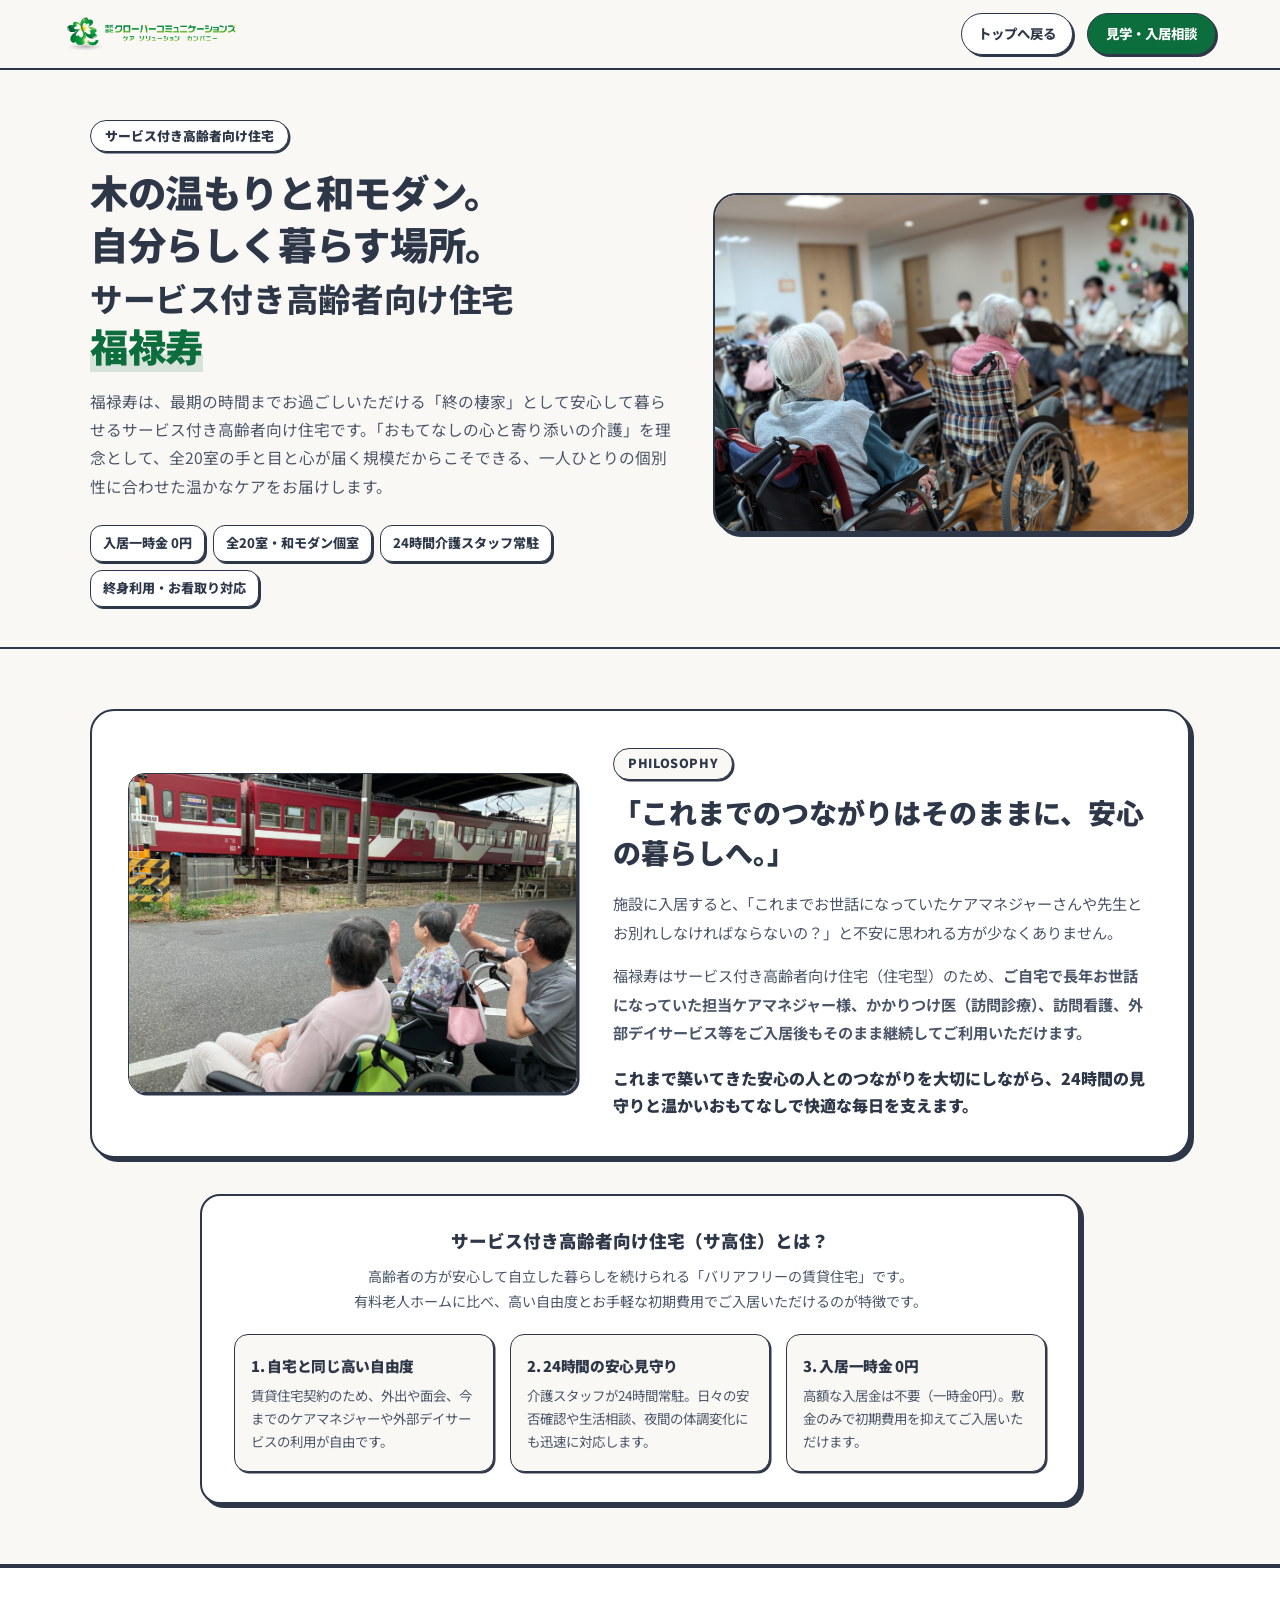
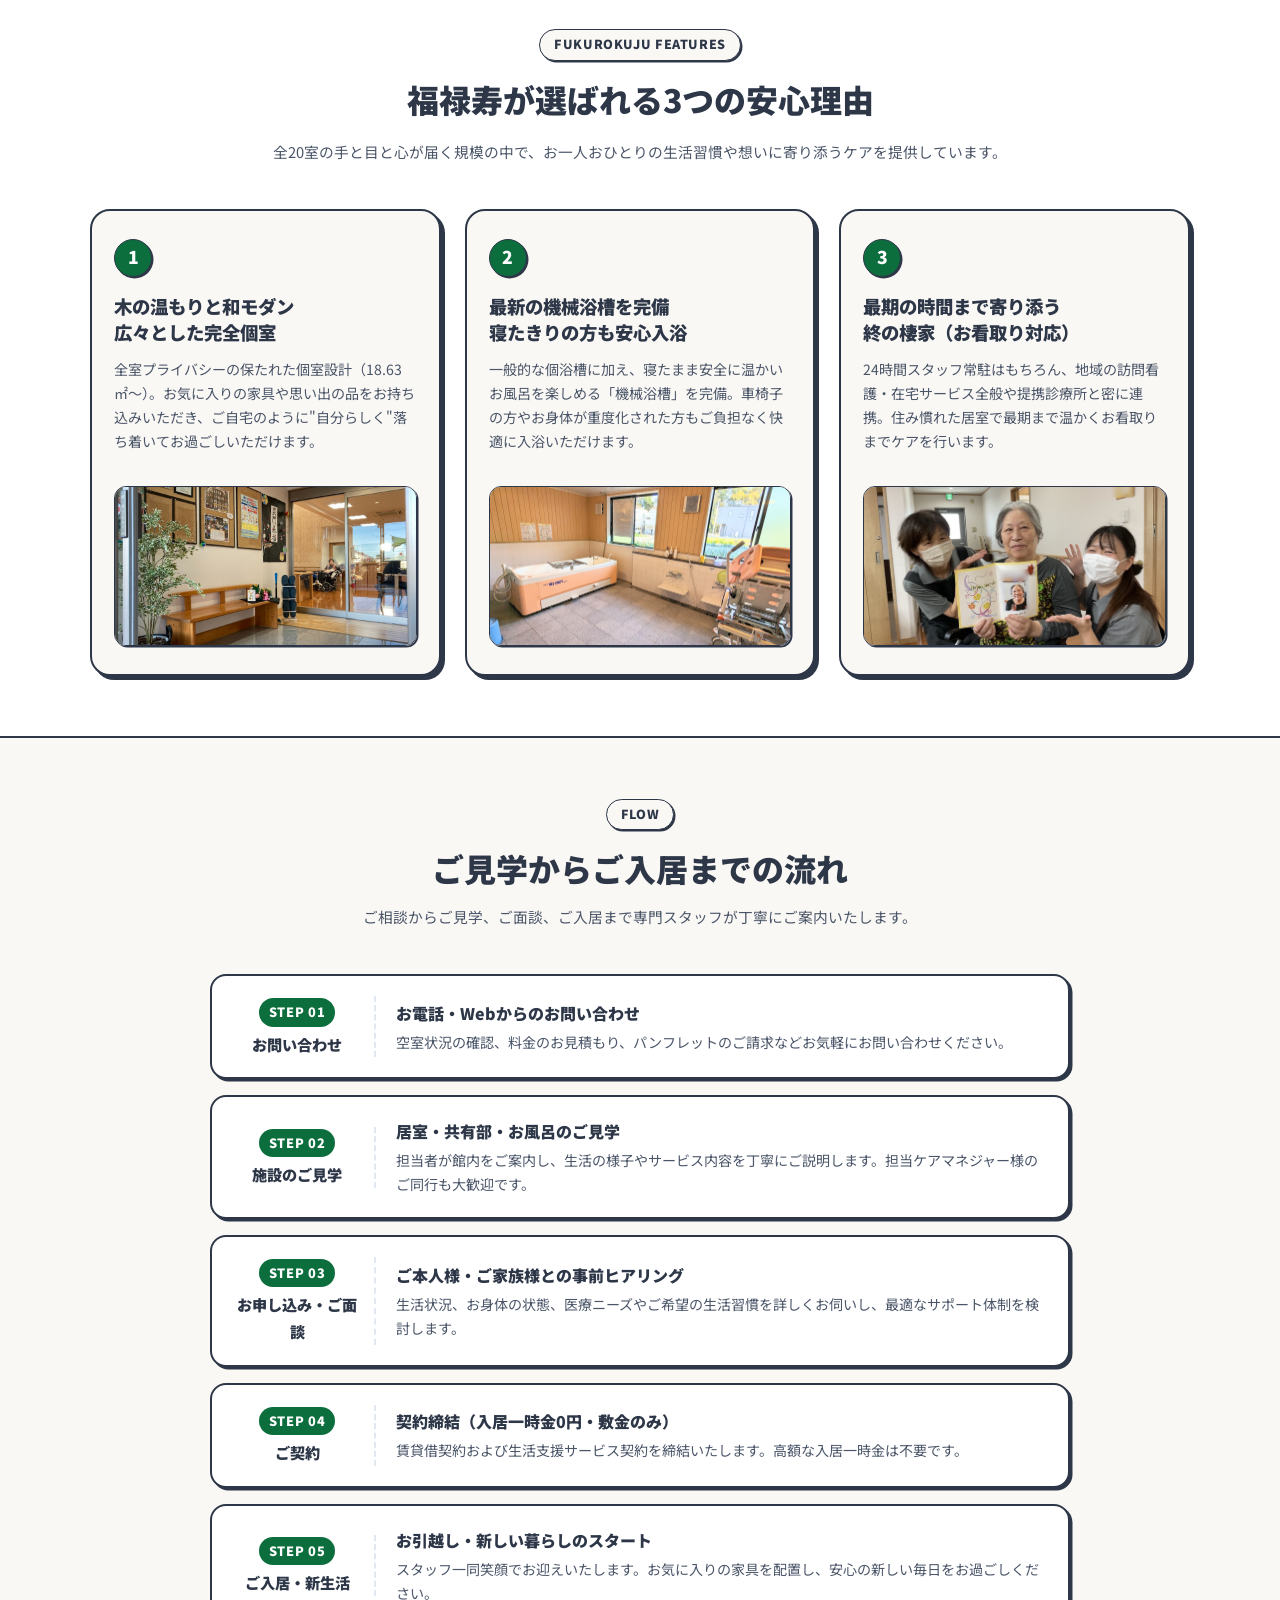
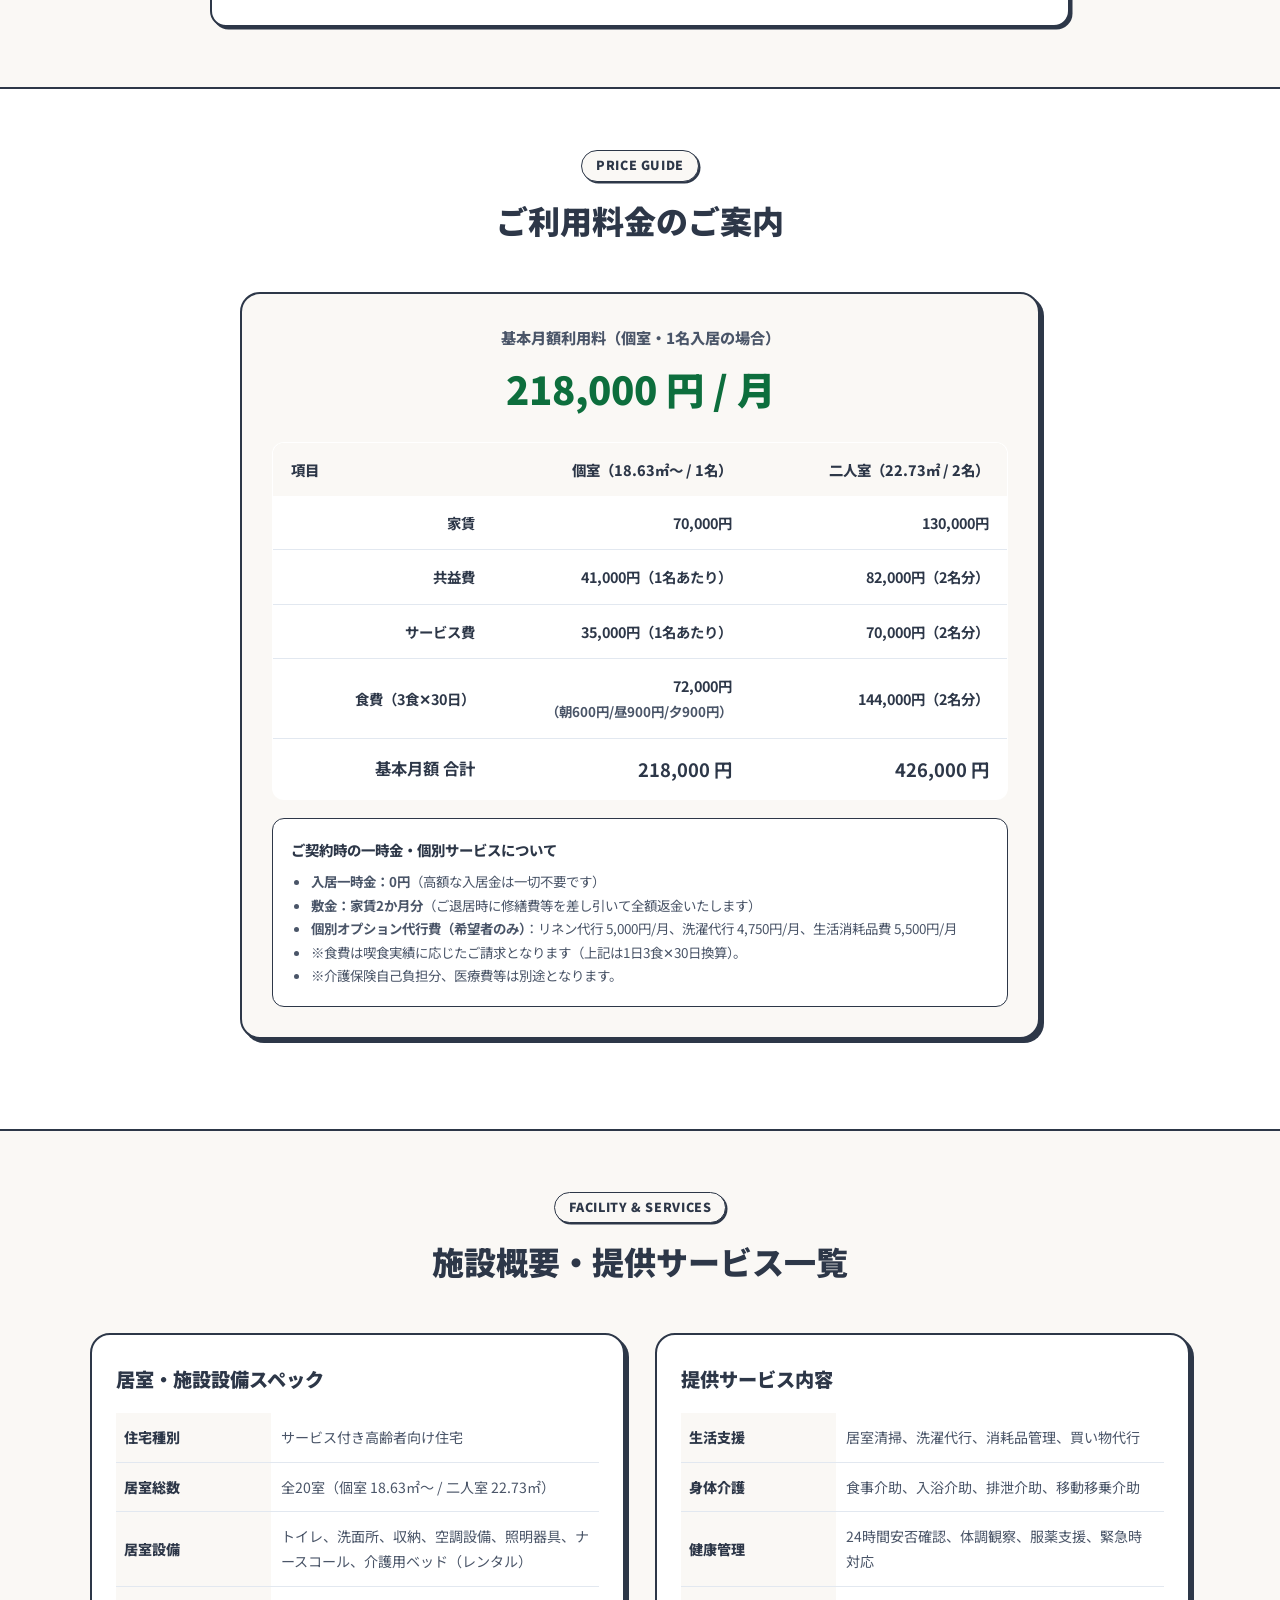
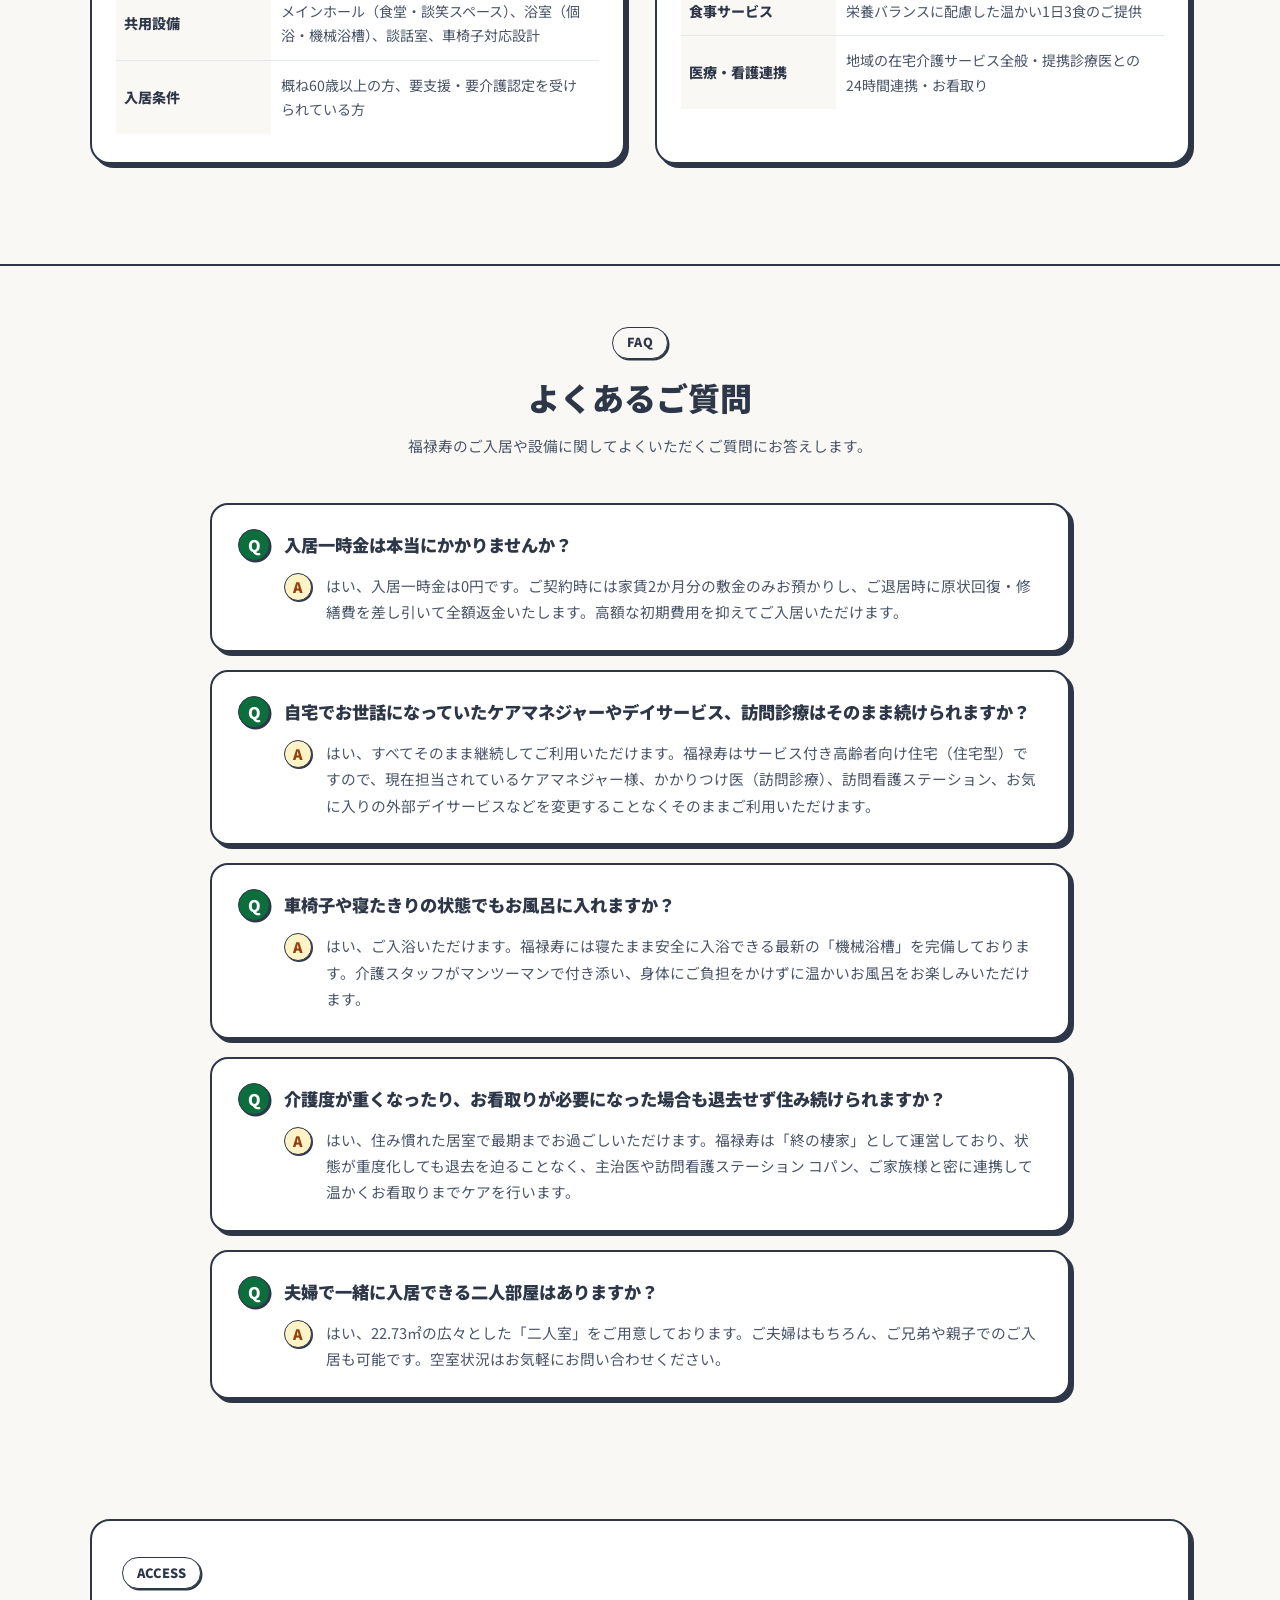
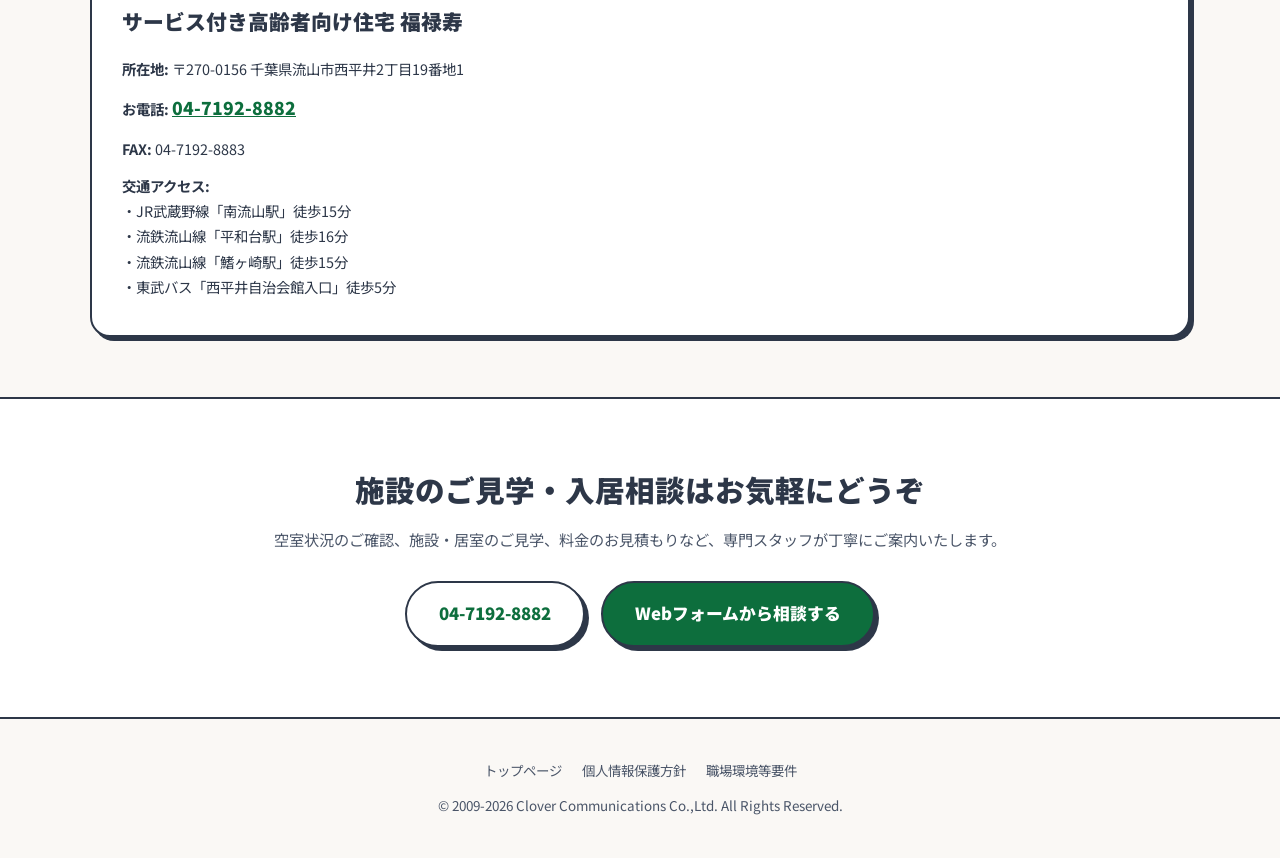
<file: service-fukurokuju.html>
<!DOCTYPE html>
<html lang="ja">
<head>
    <meta charset="UTF-8">
    <meta name="viewport" content="width=device-width, initial-scale=1.0">
    <title>サービス付き高齢者向け住宅 福禄寿 | 株式会社クローバーコミュニケーションズ（千葉県流山市）</title>
    <meta name="description" content="千葉県流山市西平井のサービス付き高齢者向け住宅「福禄寿」公式ページ。「おもてなしの心と寄り添いの介護」を理念に、木の温もりと和モダンの全20室個室。入居一時金0円、機械浴槽完備、24時間スタッフ常駐。今までのケアマネ・デイサービス・訪問診療もそのまま利用可能、安心の終の棲家（お看取り対応）。">
    
    <!-- Google Fonts -->
    <link rel="preconnect" href="https://fonts.googleapis.com">
    <link rel="preconnect" href="https://fonts.gstatic.com" crossorigin>
    <link href="https://fonts.googleapis.com/css2?family=Noto+Sans+JP:wght@400;500;700;800;900&family=Shippori+Mincho:wght@600;800&family=Zen+Maru+Gothic:wght@700;900&display=swap" rel="stylesheet">
    
    <!-- FontAwesome -->
    <link rel="stylesheet" href="https://cdnjs.cloudflare.com/ajax/libs/font-awesome/6.4.0/css/all.min.css">
    
    <link rel="stylesheet" href="service.css">
    <style>
        /* 福禄寿専用スタイル */
        .fukurokuju-philosophy-grid {
            display: grid;
            grid-template-columns: 1fr 1.2fr;
            gap: 36px;
            align-items: center;
            background: #FFFFFF;
            border: 2px solid var(--border-dark);
            border-radius: 24px;
            padding: 36px;
            box-shadow: var(--shadow-solid);
        }
        .fukurokuju-philosophy-photo {
            width: 100%;
            height: 320px;
            border-radius: 16px;
            border: 1.5px solid var(--border-dark);
            overflow: hidden;
            box-shadow: var(--shadow-solid-sm);
        }
        .fukurokuju-philosophy-photo img {
            width: 100%;
            height: 100%;
            object-fit: cover;
        }
        .fukurokuju-philosophy-text {
            color: var(--text-main);
        }
        .fukurokuju-philosophy-title {
            font-size: clamp(1.35rem, 2.4vw, 1.75rem);
            font-weight: 900;
            color: var(--text-main);
            margin-bottom: 16px;
            line-height: 1.45;
        }
        .fukurokuju-philosophy-p {
            font-size: 0.95rem;
            line-height: 1.9;
            color: var(--text-muted);
            margin-bottom: 14px;
        }
        .fukurokuju-philosophy-lead {
            font-size: 1rem;
            font-weight: 900;
            color: var(--text-main);
            margin-top: 18px;
            line-height: 1.7;
        }

        .point-card-img-box {
            width: 100%;
            height: 160px;
            border-radius: 12px;
            overflow: hidden;
            border: 1.5px solid var(--border-dark);
            margin-top: 16px;
            box-shadow: 1.5px 1.5px 0px var(--border-dark);
        }
        .point-card-img-box img {
            width: 100%;
            height: 100%;
            object-fit: cover;
        }

        /* サ高住とは？解説ボックス */
        .sakoju-guide-card {
            background: #FFFFFF;
            border: 2px solid var(--border-dark);
            border-radius: 20px;
            padding: 30px 32px;
            box-shadow: var(--shadow-solid);
            max-width: 880px;
            margin: 36px auto 0;
        }
        .sakoju-guide-grid {
            display: grid;
            grid-template-columns: repeat(3, 1fr);
            gap: 16px;
            margin-top: 20px;
        }
        .sakoju-guide-item {
            background: #FAF8F5;
            border: 1.5px solid var(--border-dark);
            border-radius: 14px;
            padding: 18px 16px;
            box-shadow: 1.5px 1.5px 0px var(--border-dark);
        }
        .sakoju-guide-item h4 {
            font-size: 0.92rem;
            font-weight: 900;
            color: var(--text-main);
            margin-bottom: 6px;
            letter-spacing: -0.02em;
        }
        .sakoju-guide-item p {
            font-size: 0.84rem;
            color: var(--text-muted);
            line-height: 1.7;
            margin: 0;
        }

        /* 洗練されたSTEPフローレイアウト */
        .step-flow-list {
            display: flex;
            flex-direction: column;
            gap: 16px;
            max-width: 860px;
            margin: 0 auto;
        }
        .step-flow-card {
            display: grid;
            grid-template-columns: 140px 1fr;
            background: #FFFFFF;
            border: 2px solid var(--border-dark);
            border-radius: 16px;
            padding: 20px 24px;
            box-shadow: var(--shadow-solid-sm);
            align-items: center;
            gap: 20px;
            transition: all 0.2s ease;
        }
        .step-flow-card:hover {
            transform: translateX(4px);
            box-shadow: var(--shadow-solid);
        }
        .step-badge-col {
            text-align: center;
            border-right: 2px dashed #E2E8F0;
            padding-right: 16px;
        }
        .step-badge-num {
            display: inline-block;
            font-size: 0.8rem;
            font-weight: 900;
            color: #FFFFFF;
            background: var(--primary);
            padding: 3px 10px;
            border-radius: 20px;
            letter-spacing: 0.05em;
            margin-bottom: 4px;
        }
        .step-badge-name {
            font-size: 0.95rem;
            font-weight: 900;
            color: var(--text-main);
            display: block;
        }
        .step-body-col h4 {
            font-size: 1rem;
            font-weight: 900;
            color: var(--text-main);
            margin-bottom: 4px;
        }
        .step-body-col p {
            font-size: 0.88rem;
            color: var(--text-muted);
            line-height: 1.7;
            margin: 0;
        }

        /* 料金表の幅最適化 */
        .price-fukurokuju-table th, 
        .price-fukurokuju-table td {
            padding: 14px 18px;
            vertical-align: middle;
        }

        @media (max-width: 900px) {
            .fukurokuju-philosophy-grid {
                grid-template-columns: 1fr;
                padding: 24px;
            }
            .fukurokuju-philosophy-photo {
                height: 220px;
            }
            .step-flow-card {
                grid-template-columns: 1fr;
                gap: 10px;
            }
            .sakoju-guide-grid {
                grid-template-columns: 1fr;
            }
        }

        /* ピル見出しの文字色を黒に統一 & フィロソフィー幅調整 */
        .hero-cat-tag, .section-sub-pill {
            color: #2D3748 !important;
            width: fit-content !important;
            align-self: flex-start !important;
        }
        .silver-philosophy-text .section-sub-pill,
        .fukurokuju-philosophy-text .section-sub-pill,
        .hareruya-philosophy-text .section-sub-pill,
        .kyotaku-philosophy-text .section-sub-pill,
        .yougu-philosophy-text .section-sub-pill {
            display: inline-flex !important;
            width: fit-content !important;
            align-self: flex-start !important;
            margin-bottom: 12px !important;
        }

    </style>
</head>
<body>

    <!-- Header -->
    <header class="service-header">
        <div class="service-header-container">
            <a href="index.html" class="service-header-logo">
                <img src="logo_fix-08.png" alt="株式会社クローバーコミュニケーションズ">
            </a>
            <div class="service-header-actions">
                <a href="index.html#services" class="btn-header-back">トップへ戻る</a>
                <a href="#contact" class="btn-header-contact">見学・入居相談</a>
            </div>
        </div>
    </header>

    <!-- Hero Section (福禄寿の泣き別れを防止) -->
    <section class="service-hero">
        <div class="service-hero-container">
            <div class="service-hero-text">
                <span class="hero-cat-tag">サービス付き高齢者向け住宅</span>
                <h1 class="hero-main-h1">
                    木の温もりと和モダン。<br>
                    自分らしく暮らす場所。<br>
                    <span style="font-size:0.85em; font-weight:800; color:var(--text-main); display:block; margin-top:6px;">サービス付き高齢者向け住宅</span>
                    <span class="highlight-green" style="display:inline-block; word-break:keep-all;">福禄寿</span>
                </h1>
                <p class="hero-desc">
                    福禄寿は、最期の時間までお過ごしいただける「終の棲家」として安心して暮らせるサービス付き高齢者向け住宅です。「おもてなしの心と寄り添いの介護」を理念として、全20室の手と目と心が届く規模だからこそできる、一人ひとりの個別性に合わせた温かなケアをお届けします。
                </p>
                <div class="hero-badges-row">
                    <div class="hero-badge-item">入居一時金 0円</div>
                    <div class="hero-badge-item">全20室・和モダン個室</div>
                    <div class="hero-badge-item">24時間介護スタッフ常駐</div>
                    <div class="hero-badge-item">終身利用・お看取り対応</div>
                </div>
            </div>
            <div class="service-hero-photo-frame">
                <img src="fukurokuju-community.jpg" alt="サービス付き高齢者向け住宅 福禄寿 地域交流のひととき" class="service-hero-img">
            </div>
        </div>
    </section>

    <!-- Philosophy Section (写真 ✕ サ高住の強み・自宅サービスそのまま継続) -->
    <section class="service-points-section" style="background:#FAF8F5;">
        <div class="section-container">
            <div class="fukurokuju-philosophy-grid">
                <div class="fukurokuju-philosophy-photo">
                    <img src="fukurokuju-outing.jpg" alt="福禄寿 心弾む外出のひととき">
                </div>
                <div class="fukurokuju-philosophy-text">
                    <span class="section-sub-pill">PHILOSOPHY</span>
                    <h2 class="fukurokuju-philosophy-title">「これまでのつながりはそのままに、安心の暮らしへ。」</h2>
                    <p class="fukurokuju-philosophy-p">
                        施設に入居すると、「これまでお世話になっていたケアマネジャーさんや先生とお別れしなければならないの？」と不安に思われる方が少なくありません。
                    </p>
                    <p class="fukurokuju-philosophy-p">
                        福禄寿はサービス付き高齢者向け住宅（住宅型）のため、<strong>ご自宅で長年お世話になっていた担当ケアマネジャー様、かかりつけ医（訪問診療）、訪問看護、外部デイサービス等をご入居後もそのまま継続してご利用いただけます。</strong>
                    </p>
                    <p class="fukurokuju-philosophy-lead">
                        これまで築いてきた安心の人とのつながりを大切にしながら、24時間の見守りと温かいおもてなしで快適な毎日を支えます。
                    </p>
                </div>
            </div>

            <!-- サ高住とは？（わかりやすい解説BOX） -->
            <div class="sakoju-guide-card">
                <h3 style="font-size:1.1rem; font-weight:900; color:var(--text-main); text-align:center; margin-bottom:8px;">
                    サービス付き高齢者向け住宅（サ高住）とは？
                </h3>
                <p style="font-size:0.88rem; color:var(--text-muted); text-align:center; max-width:680px; margin:0 auto; line-height:1.75;">
                    高齢者の方が安心して自立した暮らしを続けられる「バリアフリーの賃貸住宅」です。<br>有料老人ホームに比べ、高い自由度とお手軽な初期費用でご入居いただけるのが特徴です。
                </p>
                <div class="sakoju-guide-grid">
                    <div class="sakoju-guide-item">
                        <h4>1. 自宅と同じ高い自由度</h4>
                        <p>賃貸住宅契約のため、外出や面会、今までのケアマネジャーや外部デイサービスの利用が自由です。</p>
                    </div>
                    <div class="sakoju-guide-item">
                        <h4>2. 24時間の安心見守り</h4>
                        <p>介護スタッフが24時間常駐。日々の安否確認や生活相談、夜間の体調変化にも迅速に対応します。</p>
                    </div>
                    <div class="sakoju-guide-item">
                        <h4>3. 入居一時金 0円</h4>
                        <p>高額な入居金は不要（一時金0円）。敷金のみで初期費用を抑えてご入居いただけます。</p>
                    </div>
                </div>
            </div>
        </div>
    </section>

    <!-- 3つの安心理由 (写真入り3カラムカード) -->
    <section class="service-details-section" style="background:#FFFFFF; border-top:2px solid var(--border-dark); border-bottom:2px solid var(--border-dark);">
        <div class="section-container">
            <div class="section-title-box">
                <span class="section-sub-pill">FUKUROKUJU FEATURES</span>
                <h2 class="section-h2">福禄寿が選ばれる3つの安心理由</h2>
                <p style="max-width:760px; margin:12px auto 0; font-size:0.92rem; color:var(--text-muted); line-height:1.75;">
                    全20室の手と目と心が届く規模の中で、お一人おひとりの生活習慣や想いに寄り添うケアを提供しています。
                </p>
            </div>

            <div class="points-grid-3">
                <div class="point-card">
                    <span class="point-card-num">1</span>
                    <h3>木の温もりと和モダン<br>広々とした完全個室</h3>
                    <p>全室プライバシーの保たれた個室設計（18.63㎡〜）。お気に入りの家具や思い出の品をお持ち込みいただき、ご自宅のように"自分らしく"落ち着いてお過ごしいただけます。</p>
                    <div class="point-card-img-box">
                        <img src="fukurokuju-entrance.jpg" alt="福禄寿 温かなおもてなしのエントランス">
                    </div>
                </div>
                <div class="point-card">
                    <span class="point-card-num">2</span>
                    <h3>最新の機械浴槽を完備<br>寝たきりの方も安心入浴</h3>
                    <p>一般的な個浴槽に加え、寝たまま安全に温かいお風呂を楽しめる「機械浴槽」を完備。車椅子の方やお身体が重度化された方もご負担なく快適に入浴いただけます。</p>
                    <div class="point-card-img-box">
                        <img src="fukurokuju-bath.jpg" alt="福禄寿 最新機械浴槽">
                    </div>
                </div>
                <div class="point-card">
                    <span class="point-card-num">3</span>
                    <h3>最期の時間まで寄り添う<br>終の棲家（お看取り対応）</h3>
                    <p>24時間スタッフ常駐はもちろん、地域の訪問看護・在宅サービス全般や提携診療所と密に連携。住み慣れた居室で最期まで温かくお看取りまでケアを行います。</p>
                    <div class="point-card-img-box">
                        <img src="fukurokuju-staff2.jpg" alt="福禄寿 スタッフと利用者様の温かい笑顔">
                    </div>
                </div>
            </div>
        </div>
    </section>

    <!-- 入居までの流れ (FLOW - ステップカード) -->
    <section class="service-details-section" style="background:#FAF8F5;">
        <div class="section-container">
            <div class="section-title-box">
                <span class="section-sub-pill">FLOW</span>
                <h2 class="section-h2">ご見学からご入居までの流れ</h2>
                <p style="font-size:0.92rem; color:var(--text-muted); margin-top:8px;">ご相談からご見学、ご面談、ご入居まで専門スタッフが丁寧にご案内いたします。</p>
            </div>

            <div class="step-flow-list">
                <div class="step-flow-card">
                    <div class="step-badge-col">
                        <span class="step-badge-num">STEP 01</span>
                        <span class="step-badge-name">お問い合わせ</span>
                    </div>
                    <div class="step-body-col">
                        <h4>お電話・Webからのお問い合わせ</h4>
                        <p>空室状況の確認、料金のお見積もり、パンフレットのご請求などお気軽にお問い合わせください。</p>
                    </div>
                </div>

                <div class="step-flow-card">
                    <div class="step-badge-col">
                        <span class="step-badge-num">STEP 02</span>
                        <span class="step-badge-name">施設のご見学</span>
                    </div>
                    <div class="step-body-col">
                        <h4>居室・共有部・お風呂のご見学</h4>
                        <p>担当者が館内をご案内し、生活の様子やサービス内容を丁寧にご説明します。担当ケアマネジャー様のご同行も大歓迎です。</p>
                    </div>
                </div>

                <div class="step-flow-card">
                    <div class="step-badge-col">
                        <span class="step-badge-num">STEP 03</span>
                        <span class="step-badge-name">お申し込み・ご面談</span>
                    </div>
                    <div class="step-body-col">
                        <h4>ご本人様・ご家族様との事前ヒアリング</h4>
                        <p>生活状況、お身体の状態、医療ニーズやご希望の生活習慣を詳しくお伺いし、最適なサポート体制を検討します。</p>
                    </div>
                </div>

                <div class="step-flow-card">
                    <div class="step-badge-col">
                        <span class="step-badge-num">STEP 04</span>
                        <span class="step-badge-name">ご契約</span>
                    </div>
                    <div class="step-body-col">
                        <h4>契約締結（入居一時金0円・敷金のみ）</h4>
                        <p>賃貸借契約および生活支援サービス契約を締結いたします。高額な入居一時金は不要です。</p>
                    </div>
                </div>

                <div class="step-flow-card">
                    <div class="step-badge-col">
                        <span class="step-badge-num">STEP 05</span>
                        <span class="step-badge-name">ご入居・新生活</span>
                    </div>
                    <div class="step-body-col">
                        <h4>お引越し・新しい暮らしのスタート</h4>
                        <p>スタッフ一同笑顔でお迎えいたします。お気に入りの家具を配置し、安心の新しい毎日をお過ごしください。</p>
                    </div>
                </div>
            </div>
        </div>
    </section>

    <!-- Price Section (見やすい料金表・改行最適化) -->
    <section class="service-price-section">
        <div class="section-container">
            <div class="section-title-box">
                <span class="section-sub-pill">PRICE GUIDE</span>
                <h2 class="section-h2">ご利用料金のご案内</h2>
            </div>

            <div class="price-summary-box">
                <div class="price-main-tag">
                    <span class="price-lead-label">基本月額利用料（個室・1名入居の場合）</span>
                    <span class="price-main-amount">218,000 円 / 月</span>
                </div>

                <table class="price-table-detail price-fukurokuju-table">
                    <thead>
                        <tr style="background:#FAF8F5;">
                            <th style="width:30%;">項目</th>
                            <th style="text-align:right; width:35%;">個室（18.63㎡〜 / 1名）</th>
                            <th style="text-align:right; width:35%;">二人室（22.73㎡ / 2名）</th>
                        </tr>
                    </thead>
                    <tbody>
                        <tr>
                            <td><strong>家賃</strong></td>
                            <td style="text-align:right;">70,000円</td>
                            <td style="text-align:right;">130,000円</td>
                        </tr>
                        <tr>
                            <td><strong>共益費</strong></td>
                            <td style="text-align:right;">41,000円（1名あたり）</td>
                            <td style="text-align:right;">82,000円（2名分）</td>
                        </tr>
                        <tr>
                            <td><strong>サービス費</strong></td>
                            <td style="text-align:right;">35,000円（1名あたり）</td>
                            <td style="text-align:right;">70,000円（2名分）</td>
                        </tr>
                        <tr>
                            <td><strong>食費（3食✕30日）</strong></td>
                            <td style="text-align:right;">
                                72,000円<br>
                                <span style="font-size:0.84rem; color:var(--text-muted);">（朝600円/昼900円/夕900円）</span>
                            </td>
                            <td style="text-align:right;">144,000円（2名分）</td>
                        </tr>
                        <tr style="font-size:1.02rem;">
                            <td><strong>基本月額 合計</strong></td>
                            <td style="text-align:right;"><strong style="font-size:1.15rem;">218,000 円</strong></td>
                            <td style="text-align:right;"><strong style="font-size:1.15rem;">426,000 円</strong></td>
                        </tr>
                    </tbody>
                </table>

                <div style="background:#FFFFFF; border:1.5px solid var(--border-dark); border-radius:12px; padding:18px; margin-top:18px; text-align:left;">
                    <p style="font-size:0.9rem; font-weight:800; color:var(--text-main); margin-bottom:8px;">
                        ご契約時の一時金・個別サービスについて
                    </p>
                    <ul style="font-size:0.84rem; color:var(--text-muted); line-height:1.75; margin-left:20px;">
                        <li><strong>入居一時金：0円</strong>（高額な入居金は一切不要です）</li>
                        <li><strong>敷金：家賃2か月分</strong>（ご退居時に修繕費等を差し引いて全額返金いたします）</li>
                        <li><strong>個別オプション代行費（希望者のみ）</strong>：リネン代行 5,000円/月、洗濯代行 4,750円/月、生活消耗品費 5,500円/月</li>
                        <li>※食費は喫食実績に応じたご請求となります（上記は1日3食✕30日換算）。</li>
                        <li>※介護保険自己負担分、医療費等は別途となります。</li>
                    </ul>
                </div>
            </div>
        </div>
    </section>

    <!-- Details Section (スペック ＆ サービス) -->
    <section class="service-details-section">
        <div class="section-container">
            <div class="section-title-box">
                <span class="section-sub-pill">FACILITY & SERVICES</span>
                <h2 class="section-h2">施設概要・提供サービス一覧</h2>
            </div>

            <div class="details-block-grid">
                <div class="details-info-card">
                    <h3>居室・施設設備スペック</h3>
                    <table class="spec-table">
                        <tr>
                            <th>住宅種別</th>
                            <td>サービス付き高齢者向け住宅</td>
                        </tr>
                        <tr>
                            <th>居室総数</th>
                            <td>全20室（個室 18.63㎡〜 / 二人室 22.73㎡）</td>
                        </tr>
                        <tr>
                            <th>居室設備</th>
                            <td>トイレ、洗面所、収納、空調設備、照明器具、ナースコール、介護用ベッド（レンタル）</td>
                        </tr>
                        <tr>
                            <th>共用設備</th>
                            <td>メインホール（食堂・談笑スペース）、浴室（個浴・機械浴槽）、談話室、車椅子対応設計</td>
                        </tr>
                        <tr>
                            <th>入居条件</th>
                            <td>概ね60歳以上の方、要支援・要介護認定を受けられている方</td>
                        </tr>
                    </table>
                </div>

                <div class="details-info-card">
                    <h3>提供サービス内容</h3>
                    <table class="spec-table">
                        <tr>
                            <th>生活支援</th>
                            <td>居室清掃、洗濯代行、消耗品管理、買い物代行</td>
                        </tr>
                        <tr>
                            <th>身体介護</th>
                            <td>食事介助、入浴介助、排泄介助、移動移乗介助</td>
                        </tr>
                        <tr>
                            <th>健康管理</th>
                            <td>24時間安否確認、体調観察、服薬支援、緊急時対応</td>
                        </tr>
                        <tr>
                            <th>食事サービス</th>
                            <td>栄養バランスに配慮した温かい1日3食のご提供</td>
                        </tr>
                        <tr>
                            <th>医療・看護連携</th>
                            <td>地域の在宅介護サービス全般・提携診療医との24時間連携・お看取り</td>
                        </tr>
                    </table>
                </div>
            </div>
        </div>
    </section>

    <!-- FAQ Section (SEO・AIO対策) -->
    <section class="service-faq-section">
        <div class="section-container">
            <div class="section-title-box">
                <span class="section-sub-pill">FAQ</span>
                <h2 class="section-h2">よくあるご質問</h2>
                <p style="font-size:0.92rem; color:var(--text-muted); margin-top:8px;">福禄寿のご入居や設備に関してよくいただくご質問にお答えします。</p>
            </div>

            <div class="faq-list-container">
                <div class="faq-card-item">
                    <div class="faq-q-row">
                        <span class="faq-q-badge">Q</span>
                        <h3 class="faq-q-title">入居一時金は本当にかかりませんか？</h3>
                    </div>
                    <div class="faq-a-row">
                        <span class="faq-a-badge">A</span>
                        <p class="faq-a-text">
                            はい、入居一時金は0円です。ご契約時には家賃2か月分の敷金のみお預かりし、ご退居時に原状回復・修繕費を差し引いて全額返金いたします。高額な初期費用を抑えてご入居いただけます。
                        </p>
                    </div>
                </div>

                <div class="faq-card-item">
                    <div class="faq-q-row">
                        <span class="faq-q-badge">Q</span>
                        <h3 class="faq-q-title">自宅でお世話になっていたケアマネジャーやデイサービス、訪問診療はそのまま続けられますか？</h3>
                    </div>
                    <div class="faq-a-row">
                        <span class="faq-a-badge">A</span>
                        <p class="faq-a-text">
                            はい、すべてそのまま継続してご利用いただけます。福禄寿はサービス付き高齢者向け住宅（住宅型）ですので、現在担当されているケアマネジャー様、かかりつけ医（訪問診療）、訪問看護ステーション、お気に入りの外部デイサービスなどを変更することなくそのままご利用いただけます。
                        </p>
                    </div>
                </div>

                <div class="faq-card-item">
                    <div class="faq-q-row">
                        <span class="faq-q-badge">Q</span>
                        <h3 class="faq-q-title">車椅子や寝たきりの状態でもお風呂に入れますか？</h3>
                    </div>
                    <div class="faq-a-row">
                        <span class="faq-a-badge">A</span>
                        <p class="faq-a-text">
                            はい、ご入浴いただけます。福禄寿には寝たまま安全に入浴できる最新の「機械浴槽」を完備しております。介護スタッフがマンツーマンで付き添い、身体にご負担をかけずに温かいお風呂をお楽しみいただけます。
                        </p>
                    </div>
                </div>

                <div class="faq-card-item">
                    <div class="faq-q-row">
                        <span class="faq-q-badge">Q</span>
                        <h3 class="faq-q-title">介護度が重くなったり、お看取りが必要になった場合も退去せず住み続けられますか？</h3>
                    </div>
                    <div class="faq-a-row">
                        <span class="faq-a-badge">A</span>
                        <p class="faq-a-text">
                            はい、住み慣れた居室で最期までお過ごしいただけます。福禄寿は「終の棲家」として運営しており、状態が重度化しても退去を迫ることなく、主治医や訪問看護ステーション コパン、ご家族様と密に連携して温かくお看取りまでケアを行います。
                        </p>
                    </div>
                </div>

                <div class="faq-card-item">
                    <div class="faq-q-row">
                        <span class="faq-q-badge">Q</span>
                        <h3 class="faq-q-title">夫婦で一緒に入居できる二人部屋はありますか？</h3>
                    </div>
                    <div class="faq-a-row">
                        <span class="faq-a-badge">A</span>
                        <p class="faq-a-text">
                            はい、22.73㎡の広々とした「二人室」をご用意しております。ご夫婦はもちろん、ご兄弟や親子でのご入居も可能です。空室状況はお気軽にお問い合わせください。
                        </p>
                    </div>
                </div>
            </div>
        </div>
    </section>

    <!-- 流山事業所アクセス案内 -->
    <section class="service-access-section">
        <div class="section-container">
            <div class="access-grid">
                <div class="access-info-panel">
                    <span class="hero-cat-tag">ACCESS</span>
                    <h3>サービス付き高齢者向け住宅 福禄寿</h3>
                    <ul class="access-list">
                        <li>
                            <div><strong>所在地:</strong> 〒270-0156 千葉県流山市西平井2丁目19番地1</div>
                        </li>
                        <li>
                            <div><strong>お電話:</strong> <a href="tel:04-7192-8882" style="color:var(--primary); font-weight:900; font-size:1.1rem;">04-7192-8882</a></div>
                        </li>
                        <li>
                            <div><strong>FAX:</strong> 04-7192-8883</div>
                        </li>
                        <li>
                            <div>
                                <strong>交通アクセス:</strong><br>
                                ・JR武蔵野線「南流山駅」徒歩15分<br>
                                ・流鉄流山線「平和台駅」徒歩16分<br>
                                ・流鉄流山線「鰭ヶ崎駅」徒歩15分<br>
                                ・東武バス「西平井自治会館入口」徒歩5分
                            </div>
                        </li>
                    </ul>
                </div>
                <div class="access-map-panel">
                    <iframe 
                        src="https://maps.google.com/maps?q=千葉県流山市西平井2丁目19番地1&output=embed&z=15" 
                        loading="lazy" 
                        title="福禄寿 Google Map">
                    </iframe>
                </div>
            </div>
        </div>
    </section>

    <!-- CTA Section -->
    <section class="service-cta-section" id="contact">
        <div class="cta-box-inner">
            <h2>施設のご見学・入居相談はお気軽にどうぞ</h2>
            <p style="max-width:800px; margin:0 auto 28px; font-size:0.95rem; line-height:1.8;">
                空室状況のご確認、施設・居室のご見学、料金のお見積もりなど、専門スタッフが丁寧にご案内いたします。
            </p>
            <div class="cta-buttons-row">
                <a href="tel:04-7192-8882" class="btn-cta-tel">04-7192-8882</a>
                <a href="index.html#contact" class="btn-cta-mail">Webフォームから相談する</a>
            </div>
        </div>
    </section>

    <!-- Footer -->
    <footer class="service-footer">
        <div style="margin-bottom:12px; display:flex; justify-content:center; gap:20px; flex-wrap:wrap; font-size:0.84rem;">
            <a href="index.html" style="color:var(--text-muted); text-decoration:none;">トップページ</a>
            <!-- <a href="recruit.html" style="color:var(--text-muted, #718096); text-decoration:none;">採用情報</a> -->
            <a href="privacy.html" style="color:var(--text-muted); text-decoration:none;">個人情報保護方針</a>
            <a href="workplace.html" style="color:var(--text-muted); text-decoration:none;">職場環境等要件</a>
        </div>
        <p>&copy; 2009-2026 Clover Communications Co.,Ltd. All Rights Reserved.</p>
    </footer>

</body>
</html>
</file>
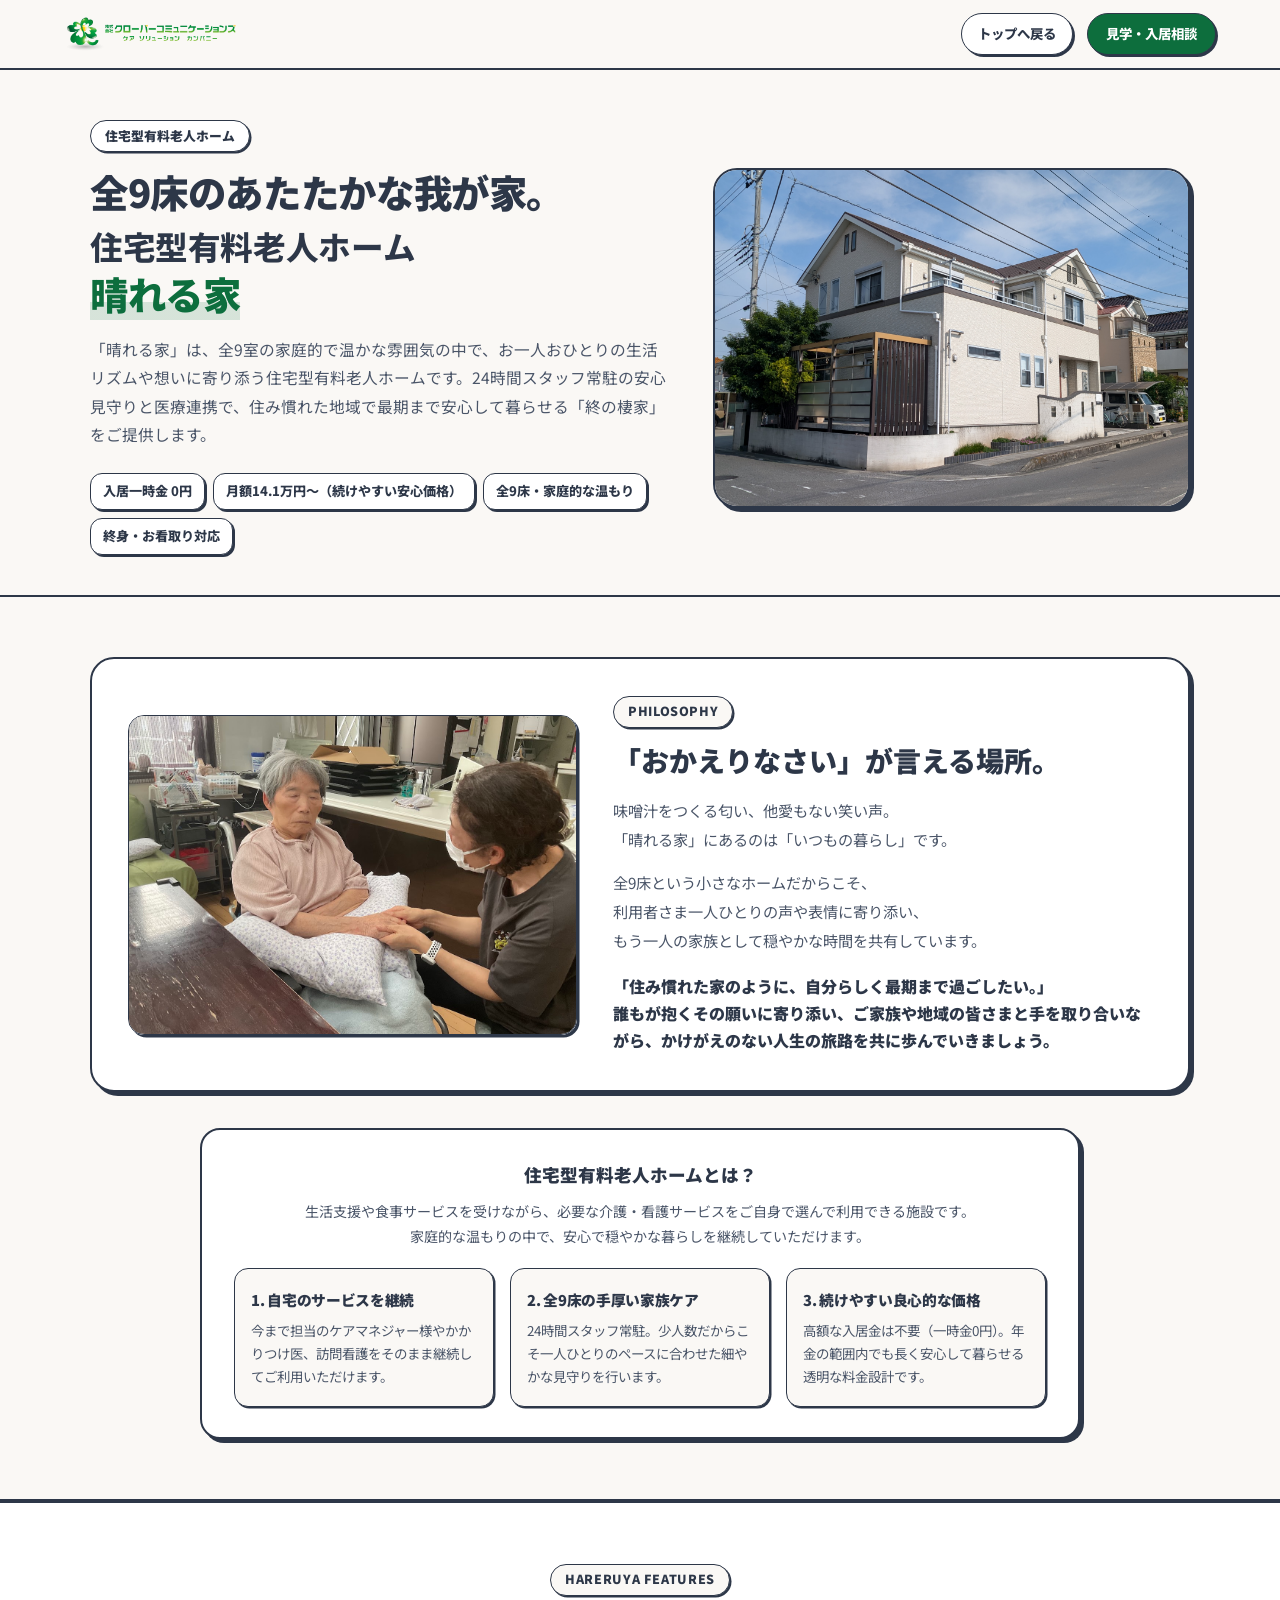
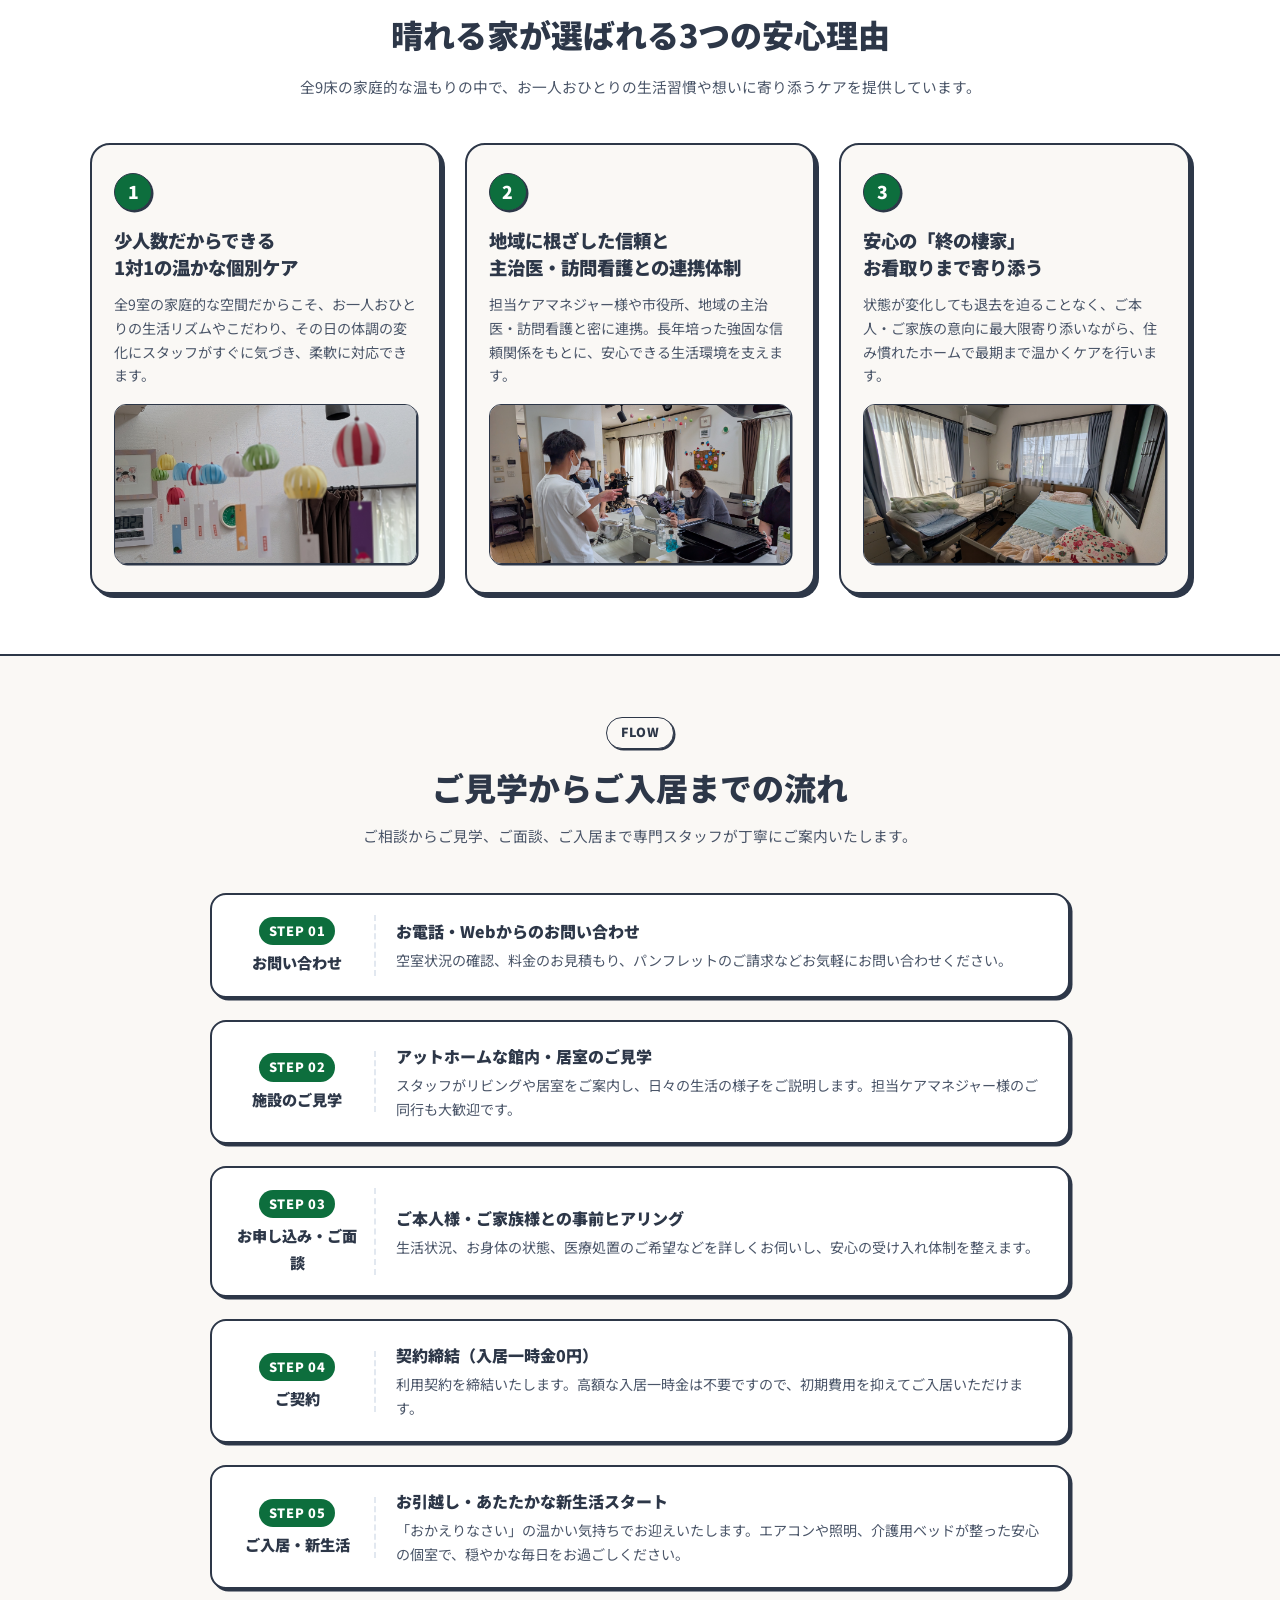
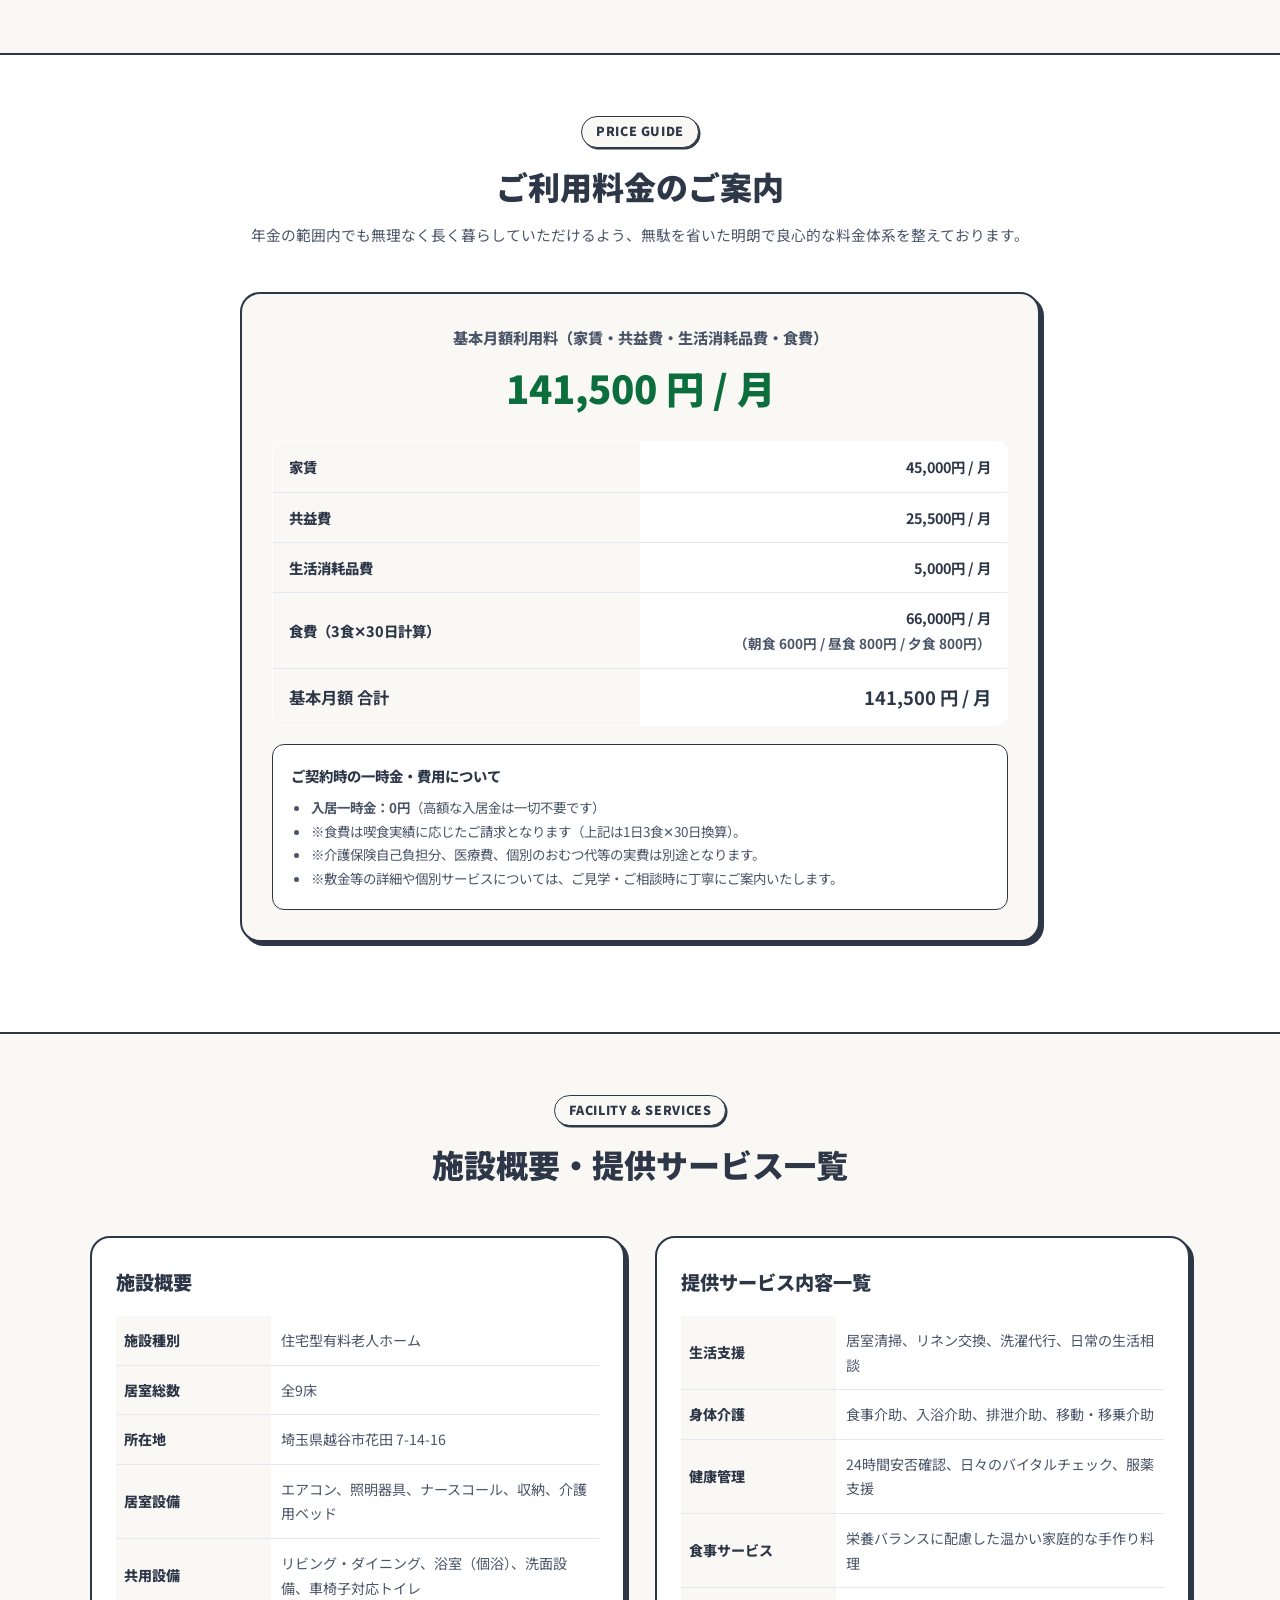
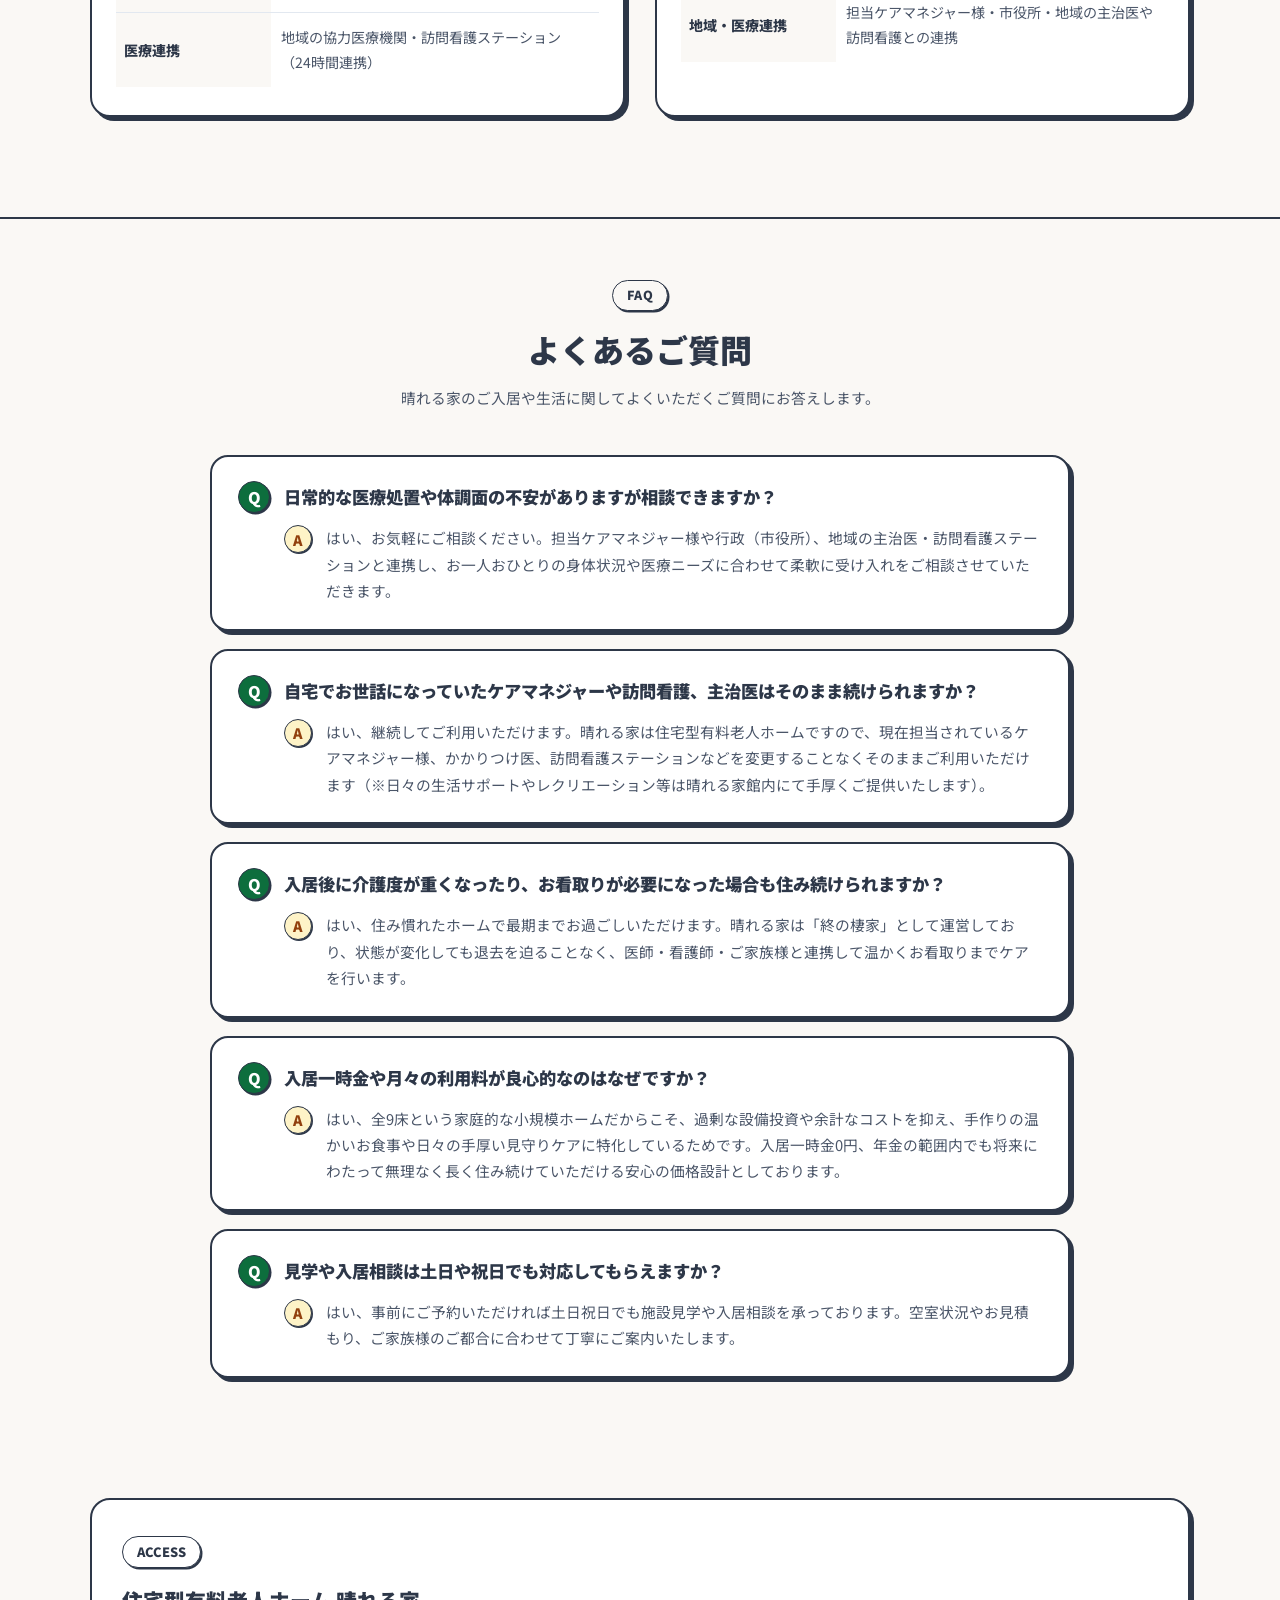
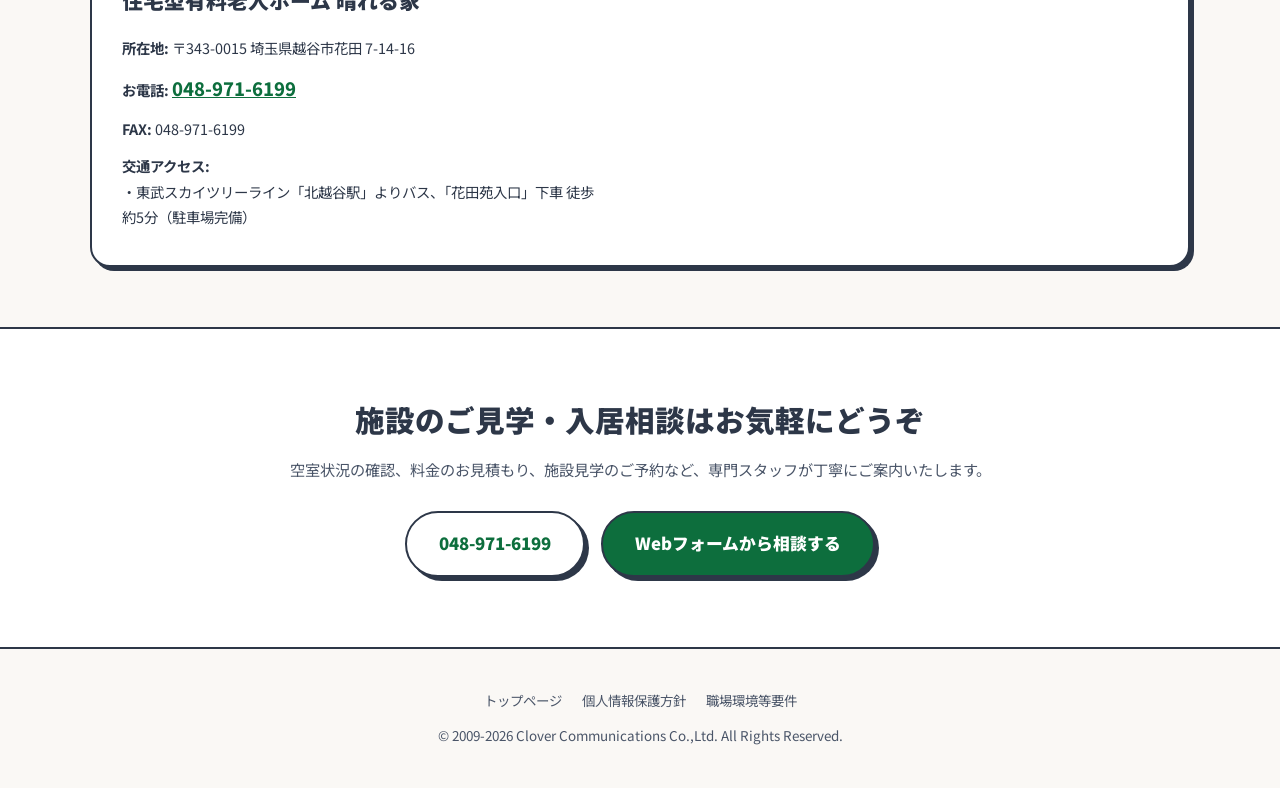
<file: service-hareruya.html>
<!DOCTYPE html>
<html lang="ja">
<head>
    <meta charset="UTF-8">
    <meta name="viewport" content="width=device-width, initial-scale=1.0">
    <title>住宅型有料老人ホーム 晴れる家 | 株式会社クローバーコミュニケーションズ（埼玉県越谷市）</title>
    <meta name="description" content="埼玉県越谷市花田の住宅型有料老人ホーム「晴れる家」公式ページ。「おかえりなさい」が言える場所。全9床の小さなホームだからこそできる一人ひとりに寄り添う家族のようなケア。24時間スタッフ常駐、地域の医療・訪問看護連携、終の棲家（お看取り対応）。今までのケアマネ・訪問診療も継続可能。">
    
    <!-- Google Fonts -->
    <link rel="preconnect" href="https://fonts.googleapis.com">
    <link rel="preconnect" href="https://fonts.gstatic.com" crossorigin>
    <link href="https://fonts.googleapis.com/css2?family=Noto+Sans+JP:wght@400;500;700;800;900&family=Shippori+Mincho:wght@600;800&family=Zen+Maru+Gothic:wght@700;900&display=swap" rel="stylesheet">
    
    <!-- FontAwesome -->
    <link rel="stylesheet" href="https://cdnjs.cloudflare.com/ajax/libs/font-awesome/6.4.0/css/all.min.css">
    
    <link rel="stylesheet" href="service.css">
    <style>
        /* 晴れる家専用スタイル（福祉用具・福禄寿の洗練デザインと完全統一） */
        .hareruya-philosophy-grid {
            display: grid;
            grid-template-columns: 1fr 1.2fr;
            gap: 36px;
            align-items: center;
            background: #FFFFFF;
            border: 2px solid var(--border-dark);
            border-radius: 24px;
            padding: 36px;
            box-shadow: var(--shadow-solid);
        }
        .hareruya-philosophy-photo {
            width: 100%;
            height: 320px;
            border-radius: 16px;
            border: 1.5px solid var(--border-dark);
            overflow: hidden;
            box-shadow: var(--shadow-solid-sm);
        }
        .hareruya-philosophy-photo img {
            width: 100%;
            height: 100%;
            object-fit: cover;
        }
        .hareruya-philosophy-text {
            color: var(--text-main);
        }
        .hareruya-philosophy-title {
            font-size: clamp(1.35rem, 2.4vw, 1.75rem);
            font-weight: 900;
            color: var(--text-main);
            margin-bottom: 16px;
            line-height: 1.45;
        }
        .hareruya-philosophy-p {
            font-size: 0.95rem;
            line-height: 1.9;
            color: var(--text-muted);
            margin-bottom: 14px;
        }
        .hareruya-philosophy-lead {
            font-size: 1rem;
            font-weight: 900;
            color: var(--text-main);
            margin-top: 18px;
            line-height: 1.7;
        }

        .point-card-img-box {
            width: 100%;
            height: 160px;
            border-radius: 12px;
            overflow: hidden;
            border: 1.5px solid var(--border-dark);
            margin-top: auto;
            box-shadow: 1.5px 1.5px 0px var(--border-dark);
        }
        .point-card-img-box img {
            width: 100%;
            height: 100%;
            object-fit: cover;
        }

        /* 住宅型有料老人ホームとは？解説ボックス */
        .home-guide-card {
            background: #FFFFFF;
            border: 2px solid var(--border-dark);
            border-radius: 20px;
            padding: 30px 32px;
            box-shadow: var(--shadow-solid);
            max-width: 880px;
            margin: 36px auto 0;
        }
        .home-guide-grid {
            display: grid;
            grid-template-columns: repeat(3, 1fr);
            gap: 16px;
            margin-top: 20px;
        }
        .home-guide-item {
            background: #FAF8F5;
            border: 1.5px solid var(--border-dark);
            border-radius: 14px;
            padding: 18px 16px;
            box-shadow: 1.5px 1.5px 0px var(--border-dark);
        }
        .home-guide-item h4 {
            font-size: 0.92rem;
            font-weight: 900;
            color: var(--text-main);
            margin-bottom: 6px;
            letter-spacing: -0.02em;
        }
        .home-guide-item p {
            font-size: 0.84rem;
            color: var(--text-muted);
            line-height: 1.7;
            margin: 0;
        }

        /* 洗練されたSTEPフローレイアウト */
        .step-flow-list {
            display: flex;
            flex-direction: column;
            gap: 18px;
            max-width: 860px;
            margin: 0 auto;
        }
        .step-flow-card {
            display: grid;
            grid-template-columns: 140px 1fr;
            background: #FFFFFF;
            border: 2px solid var(--border-dark);
            border-radius: 16px;
            padding: 20px 24px;
            box-shadow: var(--shadow-solid-sm);
            align-items: center;
            gap: 20px;
            transition: all 0.2s ease;
            margin-bottom: 4px;
        }
        .step-flow-card:hover {
            transform: translateX(4px);
            box-shadow: var(--shadow-solid);
        }
        .step-badge-col {
            text-align: center;
            border-right: 2px dashed #E2E8F0;
            padding-right: 16px;
        }
        .step-badge-num {
            display: inline-block;
            font-size: 0.8rem;
            font-weight: 900;
            color: #FFFFFF;
            background: var(--primary);
            padding: 3px 10px;
            border-radius: 20px;
            letter-spacing: 0.05em;
            margin-bottom: 4px;
        }
        .step-badge-name {
            font-size: 0.95rem;
            font-weight: 900;
            color: var(--text-main);
            display: block;
        }
        .step-body-col h4 {
            font-size: 1rem;
            font-weight: 900;
            color: var(--text-main);
            margin-bottom: 4px;
        }
        .step-body-col p {
            font-size: 0.88rem;
            color: var(--text-muted);
            line-height: 1.7;
            margin: 0;
        }

        @media (max-width: 900px) {
            .hareruya-philosophy-grid {
                grid-template-columns: 1fr;
                padding: 24px;
            }
            .hareruya-philosophy-photo {
                height: 220px;
            }
            .step-flow-card {
                grid-template-columns: 1fr;
                gap: 10px;
            }
            .home-guide-grid {
                grid-template-columns: 1fr;
            }
        }

        /* ピル見出しの文字色を黒に統一 & フィロソフィー幅調整 */
        .hero-cat-tag, .section-sub-pill {
            color: #2D3748 !important;
            width: fit-content !important;
            align-self: flex-start !important;
        }
        .silver-philosophy-text .section-sub-pill,
        .fukurokuju-philosophy-text .section-sub-pill,
        .hareruya-philosophy-text .section-sub-pill,
        .kyotaku-philosophy-text .section-sub-pill,
        .yougu-philosophy-text .section-sub-pill {
            display: inline-flex !important;
            width: fit-content !important;
            align-self: flex-start !important;
            margin-bottom: 12px !important;
        }

    </style>
</head>
<body>

    <!-- Header -->
    <header class="service-header">
        <div class="service-header-container">
            <a href="index.html" class="service-header-logo">
                <img src="logo_fix-08.png" alt="株式会社クローバーコミュニケーションズ">
            </a>
            <div class="service-header-actions">
                <a href="index.html#services" class="btn-header-back">トップへ戻る</a>
                <a href="#contact" class="btn-header-contact">見学・入居相談</a>
            </div>
        </div>
    </header>

    <!-- Hero Section -->
    <section class="service-hero">
        <div class="service-hero-container">
            <div class="service-hero-text">
                <span class="hero-cat-tag">住宅型有料老人ホーム</span>
                <h1 class="hero-main-h1">
                    全9床のあたたかな我が家。<br>
                    <span style="font-size:0.85em; font-weight:800; color:var(--text-main); display:block; margin-top:6px;">住宅型有料老人ホーム</span>
                    <span class="highlight-green" style="display:inline-block; word-break:keep-all;">晴れる家</span>
                </h1>
                <p class="hero-desc">
                    「晴れる家」は、全9室の家庭的で温かな雰囲気の中で、お一人おひとりの生活リズムや想いに寄り添う住宅型有料老人ホームです。24時間スタッフ常駐の安心見守りと医療連携で、住み慣れた地域で最期まで安心して暮らせる「終の棲家」をご提供します。
                </p>
                <div class="hero-badges-row">
                    <div class="hero-badge-item">入居一時金 0円</div>
                    <div class="hero-badge-item">月額14.1万円〜（続けやすい安心価格）</div>
                    <div class="hero-badge-item">全9床・家庭的な温もり</div>
                    <div class="hero-badge-item">終身・お看取り対応</div>
                </div>
            </div>
            <div class="service-hero-photo-frame">
                <img src="hareruya-exterior.jpg" alt="住宅型有料老人ホーム 晴れる家 外観" class="service-hero-img">
            </div>
        </div>
    </section>

    <!-- Philosophy Section (写真 ✕ パンフレット公式エッセイ) -->
    <section class="service-points-section" style="background:#FAF8F5;">
        <div class="section-container">
            <div class="hareruya-philosophy-grid">
                <div class="hareruya-philosophy-photo">
                    <img src="hareruya-hands.jpg" alt="手を優しく包み込む温かいケア">
                </div>
                <div class="hareruya-philosophy-text">
                    <span class="section-sub-pill">PHILOSOPHY</span>
                    <h2 class="hareruya-philosophy-title">「おかえりなさい」が言える場所。</h2>
                    <p class="hareruya-philosophy-p">
                        味噌汁をつくる匂い、他愛もない笑い声。<br>
                        「晴れる家」にあるのは「いつもの暮らし」です。
                    </p>
                    <p class="hareruya-philosophy-p">
                        全9床という小さなホームだからこそ、<br>
                        利用者さま一人ひとりの声や表情に寄り添い、<br>
                        もう一人の家族として穏やかな時間を共有しています。
                    </p>
                    <p class="hareruya-philosophy-lead">
                        「住み慣れた家のように、自分らしく最期まで過ごしたい。」<br>
                        誰もが抱くその願いに寄り添い、ご家族や地域の皆さまと手を取り合いながら、かけがえのない人生の旅路を共に歩んでいきましょう。
                    </p>
                </div>
            </div>

            <!-- 住宅型有料老人ホームとは？（わかりやすい解説BOX） -->
            <div class="home-guide-card">
                <h3 style="font-size:1.1rem; font-weight:900; color:var(--text-main); text-align:center; margin-bottom:8px;">
                    住宅型有料老人ホームとは？
                </h3>
                <p style="font-size:0.88rem; color:var(--text-muted); text-align:center; max-width:680px; margin:0 auto; line-height:1.75;">
                    生活支援や食事サービスを受けながら、必要な介護・看護サービスをご自身で選んで利用できる施設です。<br>家庭的な温もりの中で、安心で穏やかな暮らしを継続していただけます。
                </p>
                <div class="home-guide-grid">
                    <div class="home-guide-item">
                        <h4>1. 自宅のサービスを継続</h4>
                        <p>今まで担当のケアマネジャー様やかかりつけ医、訪問看護をそのまま継続してご利用いただけます。</p>
                    </div>
                    <div class="home-guide-item">
                        <h4>2. 全9床の手厚い家族ケア</h4>
                        <p>24時間スタッフ常駐。少人数だからこそ一人ひとりのペースに合わせた細やかな見守りを行います。</p>
                    </div>
                    <div class="home-guide-item">
                        <h4>3. 続けやすい良心的な価格</h4>
                        <p>高額な入居金は不要（一時金0円）。年金の範囲内でも長く安心して暮らせる透明な料金設計です。</p>
                    </div>
                </div>
            </div>
        </div>
    </section>

    <!-- 3つの安心理由 (写真入り3カラムカード) -->
    <section class="service-details-section" style="background:#FFFFFF; border-top:2px solid var(--border-dark); border-bottom:2px solid var(--border-dark);">
        <div class="section-container">
            <div class="section-title-box">
                <span class="section-sub-pill">HARERUYA FEATURES</span>
                <h2 class="section-h2">晴れる家が選ばれる3つの安心理由</h2>
                <p style="max-width:760px; margin:12px auto 0; font-size:0.92rem; color:var(--text-muted); line-height:1.75;">
                    全9床の家庭的な温もりの中で、お一人おひとりの生活習慣や想いに寄り添うケアを提供しています。
                </p>
            </div>

            <div class="points-grid-3">
                <div class="point-card">
                    <span class="point-card-num">1</span>
                    <h3>少人数だからできる<br>1対1の温かな個別ケア</h3>
                    <p>全9室の家庭的な空間だからこそ、お一人おひとりの生活リズムやこだわり、その日の体調の変化にスタッフがすぐに気づき、柔軟に対応できます。</p>
                    <div class="point-card-img-box">
                        <img src="hareruya-recreation.jpg" alt="晴れる家 温かな個別ケアとレクリエーション">
                    </div>
                </div>
                <div class="point-card">
                    <span class="point-card-num">2</span>
                    <h3>地域に根ざした信頼と<br>主治医・訪問看護との連携体制</h3>
                    <p>担当ケアマネジャー様や市役所、地域の主治医・訪問看護と密に連携。長年培った強固な信頼関係をもとに、安心できる生活環境を支えます。</p>
                    <div class="point-card-img-box">
                        <img src="hareruya-staff2.jpg" alt="晴れる家 笑顔のスタッフ">
                    </div>
                </div>
                <div class="point-card">
                    <span class="point-card-num">3</span>
                    <h3>安心の「終の棲家」<br>お看取りまで寄り添う</h3>
                    <p>状態が変化しても退去を迫ることなく、ご本人・ご家族の意向に最大限寄り添いながら、住み慣れたホームで最期まで温かくケアを行います。</p>
                    <div class="point-card-img-box">
                        <img src="hareruya-bed.jpg" alt="晴れる家 落ち着いた居室">
                    </div>
                </div>
            </div>
        </div>
    </section>

    <!-- 入居までの流れ (FLOW - ステップカード) -->
    <section class="service-details-section" style="background:#FAF8F5;">
        <div class="section-container">
            <div class="section-title-box">
                <span class="section-sub-pill">FLOW</span>
                <h2 class="section-h2">ご見学からご入居までの流れ</h2>
                <p style="font-size:0.92rem; color:var(--text-muted); margin-top:8px;">ご相談からご見学、ご面談、ご入居まで専門スタッフが丁寧にご案内いたします。</p>
            </div>

            <div class="step-flow-list">
                <div class="step-flow-card">
                    <div class="step-badge-col">
                        <span class="step-badge-num">STEP 01</span>
                        <span class="step-badge-name">お問い合わせ</span>
                    </div>
                    <div class="step-body-col">
                        <h4>お電話・Webからのお問い合わせ</h4>
                        <p>空室状況の確認、料金のお見積もり、パンフレットのご請求などお気軽にお問い合わせください。</p>
                    </div>
                </div>

                <div class="step-flow-card">
                    <div class="step-badge-col">
                        <span class="step-badge-num">STEP 02</span>
                        <span class="step-badge-name">施設のご見学</span>
                    </div>
                    <div class="step-body-col">
                        <h4>アットホームな館内・居室のご見学</h4>
                        <p>スタッフがリビングや居室をご案内し、日々の生活の様子をご説明します。担当ケアマネジャー様のご同行も大歓迎です。</p>
                    </div>
                </div>

                <div class="step-flow-card">
                    <div class="step-badge-col">
                        <span class="step-badge-num">STEP 03</span>
                        <span class="step-badge-name">お申し込み・ご面談</span>
                    </div>
                    <div class="step-body-col">
                        <h4>ご本人様・ご家族様との事前ヒアリング</h4>
                        <p>生活状況、お身体の状態、医療処置のご希望などを詳しくお伺いし、安心の受け入れ体制を整えます。</p>
                    </div>
                </div>

                <div class="step-flow-card">
                    <div class="step-badge-col">
                        <span class="step-badge-num">STEP 04</span>
                        <span class="step-badge-name">ご契約</span>
                    </div>
                    <div class="step-body-col">
                        <h4>契約締結（入居一時金0円）</h4>
                        <p>利用契約を締結いたします。高額な入居一時金は不要ですので、初期費用を抑えてご入居いただけます。</p>
                    </div>
                </div>

                <div class="step-flow-card">
                    <div class="step-badge-col">
                        <span class="step-badge-num">STEP 05</span>
                        <span class="step-badge-name">ご入居・新生活</span>
                    </div>
                    <div class="step-body-col">
                        <h4>お引越し・あたたかな新生活スタート</h4>
                        <p>「おかえりなさい」の温かい気持ちでお迎えいたします。エアコンや照明、介護用ベッドが整った安心の個室で、穏やかな毎日をお過ごしください。</p>
                    </div>
                </div>
            </div>
        </div>
    </section>

    <!-- Price Section (見やすい料金表) -->
    <section class="service-price-section">
        <div class="section-container">
            <div class="section-title-box">
                <span class="section-sub-pill">PRICE GUIDE</span>
                <h2 class="section-h2">ご利用料金のご案内</h2>
                <p style="font-size:0.92rem; color:var(--text-muted); margin-top:8px;">年金の範囲内でも無理なく長く暮らしていただけるよう、無駄を省いた明朗で良心的な料金体系を整えております。</p>
            </div>

            <div class="price-summary-box">
                <div class="price-main-tag">
                    <span class="price-lead-label">基本月額利用料（家賃・共益費・生活消耗品費・食費）</span>
                    <span class="price-main-amount">141,500 円 / 月</span>
                </div>

                <table class="price-table-detail">
                    <tr>
                        <th style="width:40%;">家賃</th>
                        <td>45,000円 / 月</td>
                    </tr>
                    <tr>
                        <th>共益費</th>
                        <td>25,500円 / 月</td>
                    </tr>
                    <tr>
                        <th>生活消耗品費</th>
                        <td>5,000円 / 月</td>
                    </tr>
                    <tr>
                        <th>食費（3食✕30日計算）</th>
                        <td>
                            66,000円 / 月<br>
                            <span style="font-size:0.85rem; color:var(--text-muted);">（朝食 600円 / 昼食 800円 / 夕食 800円）</span>
                        </td>
                    </tr>
                    <tr style="font-size:1.02rem;">
                        <th><strong>基本月額 合計</strong></th>
                        <td><strong style="font-size:1.15rem;">141,500 円 / 月</strong></td>
                    </tr>
                </table>

                <div style="background:#FFFFFF; border:1.5px solid var(--border-dark); border-radius:12px; padding:18px; margin-top:18px; text-align:left;">
                    <p style="font-size:0.9rem; font-weight:800; color:var(--text-main); margin-bottom:8px;">
                        ご契約時の一時金・費用について
                    </p>
                    <ul style="font-size:0.84rem; color:var(--text-muted); line-height:1.75; margin-left:20px;">
                        <li><strong>入居一時金：0円</strong>（高額な入居金は一切不要です）</li>
                        <li>※食費は喫食実績に応じたご請求となります（上記は1日3食✕30日換算）。</li>
                        <li>※介護保険自己負担分、医療費、個別のおむつ代等の実費は別途となります。</li>
                        <li>※敷金等の詳細や個別サービスについては、ご見学・ご相談時に丁寧にご案内いたします。</li>
                    </ul>
                </div>
            </div>
        </div>
    </section>

    <!-- Details Section (施設概要 ＆ 提供サービス一覧) -->
    <section class="service-details-section">
        <div class="section-container">
            <div class="section-title-box">
                <span class="section-sub-pill">FACILITY & SERVICES</span>
                <h2 class="section-h2">施設概要・提供サービス一覧</h2>
            </div>

            <div class="details-block-grid">
                <div class="details-info-card">
                    <h3>施設概要</h3>
                    <table class="spec-table">
                        <tr>
                            <th>施設種別</th>
                            <td>住宅型有料老人ホーム</td>
                        </tr>
                        <tr>
                            <th>居室総数</th>
                            <td>全9床</td>
                        </tr>
                        <tr>
                            <th>所在地</th>
                            <td>埼玉県越谷市花田 7-14-16</td>
                        </tr>
                        <tr>
                            <th>居室設備</th>
                            <td>エアコン、照明器具、ナースコール、収納、介護用ベッド</td>
                        </tr>
                        <tr>
                            <th>共用設備</th>
                            <td>リビング・ダイニング、浴室（個浴）、洗面設備、車椅子対応トイレ</td>
                        </tr>
                        <tr>
                            <th>医療連携</th>
                            <td>地域の協力医療機関・訪問看護ステーション（24時間連携）</td>
                        </tr>
                    </table>
                </div>

                <div class="details-info-card">
                    <h3>提供サービス内容一覧</h3>
                    <table class="spec-table">
                        <tr>
                            <th>生活支援</th>
                            <td>居室清掃、リネン交換、洗濯代行、日常の生活相談</td>
                        </tr>
                        <tr>
                            <th>身体介護</th>
                            <td>食事介助、入浴介助、排泄介助、移動・移乗介助</td>
                        </tr>
                        <tr>
                            <th>健康管理</th>
                            <td>24時間安否確認、日々のバイタルチェック、服薬支援</td>
                        </tr>
                        <tr>
                            <th>食事サービス</th>
                            <td>栄養バランスに配慮した温かい家庭的な手作り料理</td>
                        </tr>
                        <tr>
                            <th>地域・医療連携</th>
                            <td>担当ケアマネジャー様・市役所・地域の主治医や訪問看護との連携</td>
                        </tr>
                    </table>
                </div>
            </div>
        </div>
    </section>

    <!-- FAQ Section (SEO・AIO対策) -->
    <section class="service-faq-section">
        <div class="section-container">
            <div class="section-title-box">
                <span class="section-sub-pill">FAQ</span>
                <h2 class="section-h2">よくあるご質問</h2>
                <p style="font-size:0.92rem; color:var(--text-muted); margin-top:8px;">晴れる家のご入居や生活に関してよくいただくご質問にお答えします。</p>
            </div>

            <div class="faq-list-container">
                <div class="faq-card-item">
                    <div class="faq-q-row">
                        <span class="faq-q-badge">Q</span>
                        <h3 class="faq-q-title">日常的な医療処置や体調面の不安がありますが相談できますか？</h3>
                    </div>
                    <div class="faq-a-row">
                        <span class="faq-a-badge">A</span>
                        <p class="faq-a-text">
                            はい、お気軽にご相談ください。担当ケアマネジャー様や行政（市役所）、地域の主治医・訪問看護ステーションと連携し、お一人おひとりの身体状況や医療ニーズに合わせて柔軟に受け入れをご相談させていただきます。
                        </p>
                    </div>
                </div>

                <div class="faq-card-item">
                    <div class="faq-q-row">
                        <span class="faq-q-badge">Q</span>
                        <h3 class="faq-q-title">自宅でお世話になっていたケアマネジャーや訪問看護、主治医はそのまま続けられますか？</h3>
                    </div>
                    <div class="faq-a-row">
                        <span class="faq-a-badge">A</span>
                        <p class="faq-a-text">
                            はい、継続してご利用いただけます。晴れる家は住宅型有料老人ホームですので、現在担当されているケアマネジャー様、かかりつけ医、訪問看護ステーションなどを変更することなくそのままご利用いただけます（※日々の生活サポートやレクリエーション等は晴れる家館内にて手厚くご提供いたします）。
                        </p>
                    </div>
                </div>

                <div class="faq-card-item">
                    <div class="faq-q-row">
                        <span class="faq-q-badge">Q</span>
                        <h3 class="faq-q-title">入居後に介護度が重くなったり、お看取りが必要になった場合も住み続けられますか？</h3>
                    </div>
                    <div class="faq-a-row">
                        <span class="faq-a-badge">A</span>
                        <p class="faq-a-text">
                            はい、住み慣れたホームで最期までお過ごしいただけます。晴れる家は「終の棲家」として運営しており、状態が変化しても退去を迫ることなく、医師・看護師・ご家族様と連携して温かくお看取りまでケアを行います。
                        </p>
                    </div>
                </div>

                <div class="faq-card-item">
                    <div class="faq-q-row">
                        <span class="faq-q-badge">Q</span>
                        <h3 class="faq-q-title">入居一時金や月々の利用料が良心的なのはなぜですか？</h3>
                    </div>
                    <div class="faq-a-row">
                        <span class="faq-a-badge">A</span>
                        <p class="faq-a-text">
                            はい、全9床という家庭的な小規模ホームだからこそ、過剰な設備投資や余計なコストを抑え、手作りの温かいお食事や日々の手厚い見守りケアに特化しているためです。入居一時金0円、年金の範囲内でも将来にわたって無理なく長く住み続けていただける安心の価格設計としております。
                        </p>
                    </div>
                </div>

                <div class="faq-card-item">
                    <div class="faq-q-row">
                        <span class="faq-q-badge">Q</span>
                        <h3 class="faq-q-title">見学や入居相談は土日や祝日でも対応してもらえますか？</h3>
                    </div>
                    <div class="faq-a-row">
                        <span class="faq-a-badge">A</span>
                        <p class="faq-a-text">
                            はい、事前にご予約いただければ土日祝日でも施設見学や入居相談を承っております。空室状況やお見積もり、ご家族様のご都合に合わせて丁寧にご案内いたします。
                        </p>
                    </div>
                </div>
            </div>
        </div>
    </section>

    <!-- 越谷事業所アクセス案内 -->
    <section class="service-access-section">
        <div class="section-container">
            <div class="access-grid">
                <div class="access-info-panel">
                    <span class="hero-cat-tag">ACCESS</span>
                    <h3>住宅型有料老人ホーム 晴れる家</h3>
                    <ul class="access-list">
                        <li>
                            <div><strong>所在地:</strong> 〒343-0015 埼玉県越谷市花田 7-14-16</div>
                        </li>
                        <li>
                            <div><strong>お電話:</strong> <a href="tel:048-971-6199" style="color:var(--primary); font-weight:800; font-size:1.15rem;">048-971-6199</a></div>
                        </li>
                        <li>
                            <div><strong>FAX:</strong> 048-971-6199</div>
                        </li>
                        <li>
                            <div>
                                <strong>交通アクセス:</strong><br>
                                ・東武スカイツリーライン「北越谷駅」よりバス、「花田苑入口」下車 徒歩約5分（駐車場完備）
                            </div>
                        </li>
                    </ul>
                </div>
                <div class="access-map-panel">
                    <iframe 
                        src="https://maps.google.com/maps?q=埼玉県越谷市花田7-14-16&output=embed&z=15" 
                        loading="lazy" 
                        title="晴れる家 Google Map">
                    </iframe>
                </div>
            </div>
        </div>
    </section>

    <!-- CTA Section -->
    <section class="service-cta-section" id="contact">
        <div class="cta-box-inner">
            <h2>施設のご見学・入居相談はお気軽にどうぞ</h2>
            <p style="max-width:800px; margin:0 auto 28px; font-size:0.95rem; line-height:1.8;">
                空室状況の確認、料金のお見積もり、施設見学のご予約など、専門スタッフが丁寧にご案内いたします。
            </p>
            <div class="cta-buttons-row">
                <a href="tel:048-971-6199" class="btn-cta-tel">048-971-6199</a>
                <a href="index.html#contact" class="btn-cta-mail">Webフォームから相談する</a>
            </div>
        </div>
    </section>

    <!-- Footer -->
    <footer class="service-footer">
        <div style="margin-bottom:12px; display:flex; justify-content:center; gap:20px; flex-wrap:wrap; font-size:0.84rem;">
            <a href="index.html" style="color:var(--text-muted); text-decoration:none;">トップページ</a>
            <!-- <a href="recruit.html" style="color:var(--text-muted, #718096); text-decoration:none;">採用情報</a> -->
            <a href="privacy.html" style="color:var(--text-muted); text-decoration:none;">個人情報保護方針</a>
            <a href="workplace.html" style="color:var(--text-muted); text-decoration:none;">職場環境等要件</a>
        </div>
        <p>&copy; 2009-2026 Clover Communications Co.,Ltd. All Rights Reserved.</p>
    </footer>

</body>
</html>
</file>
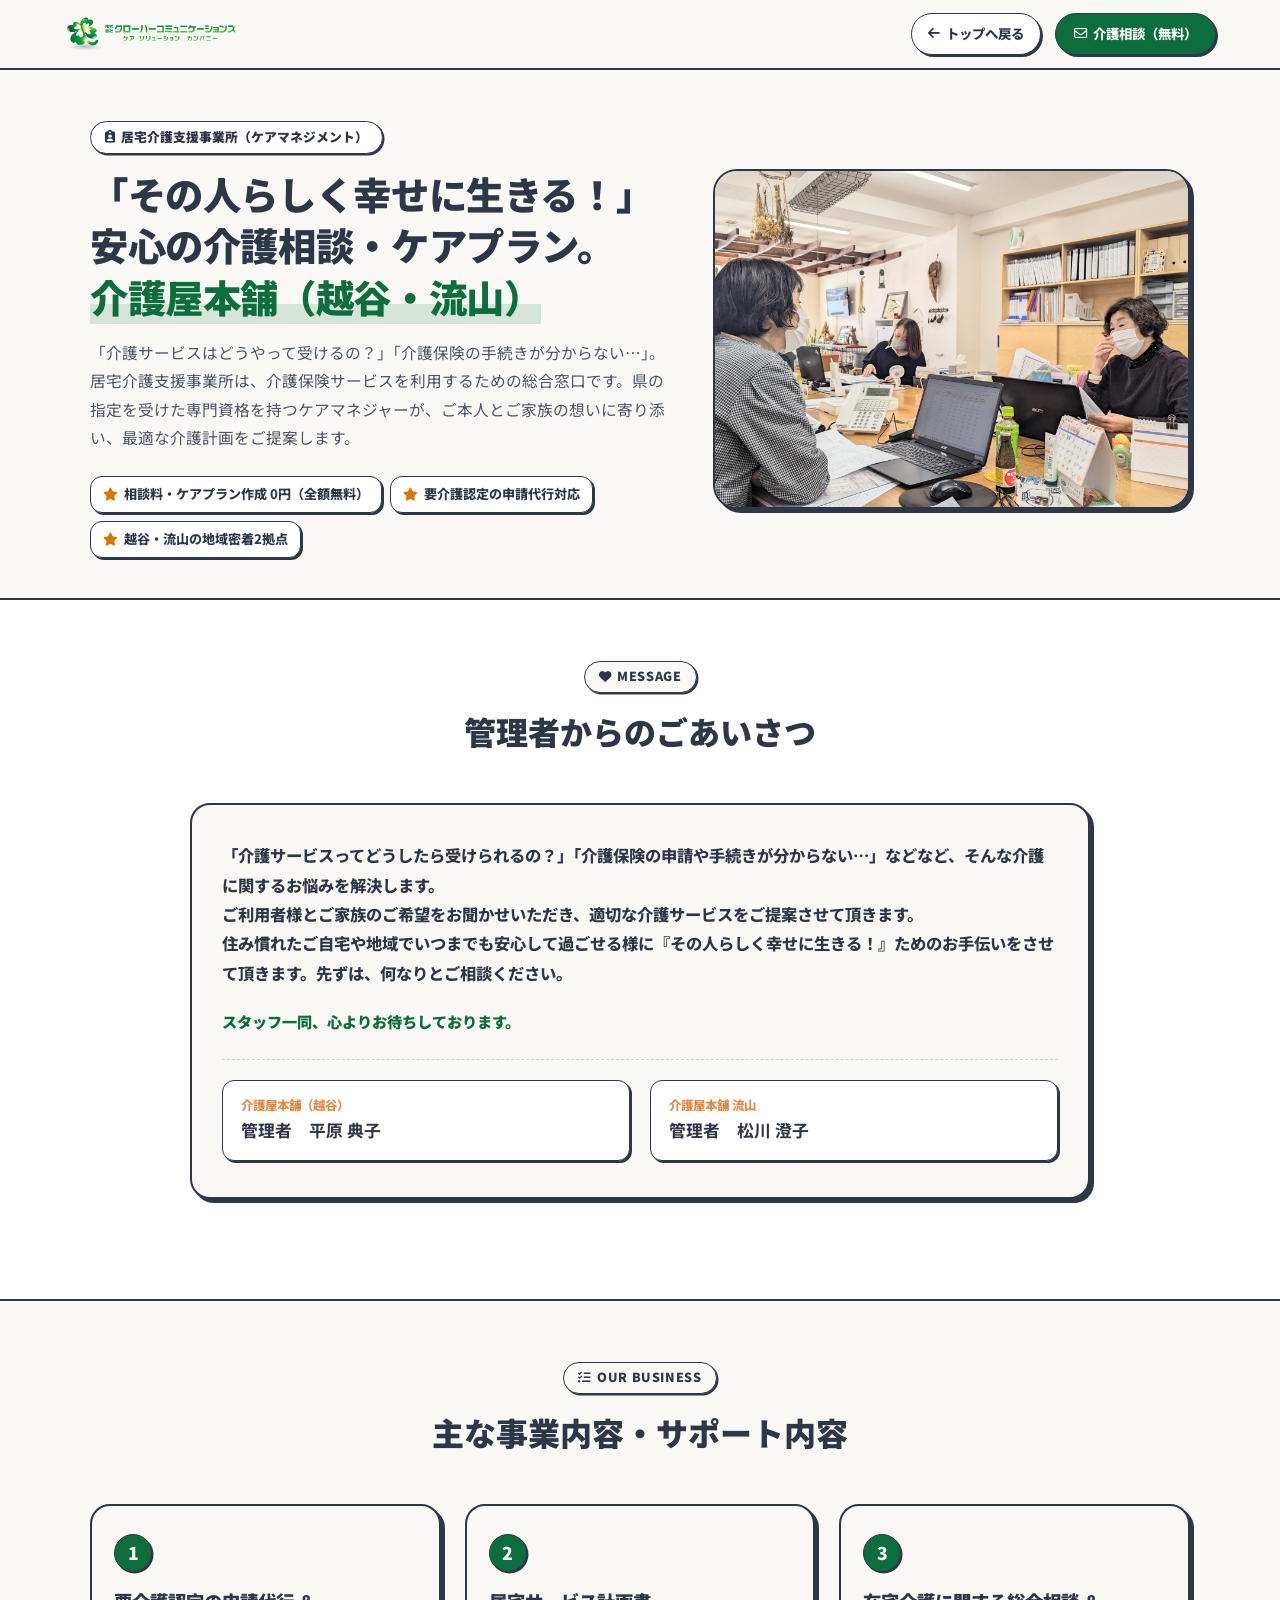
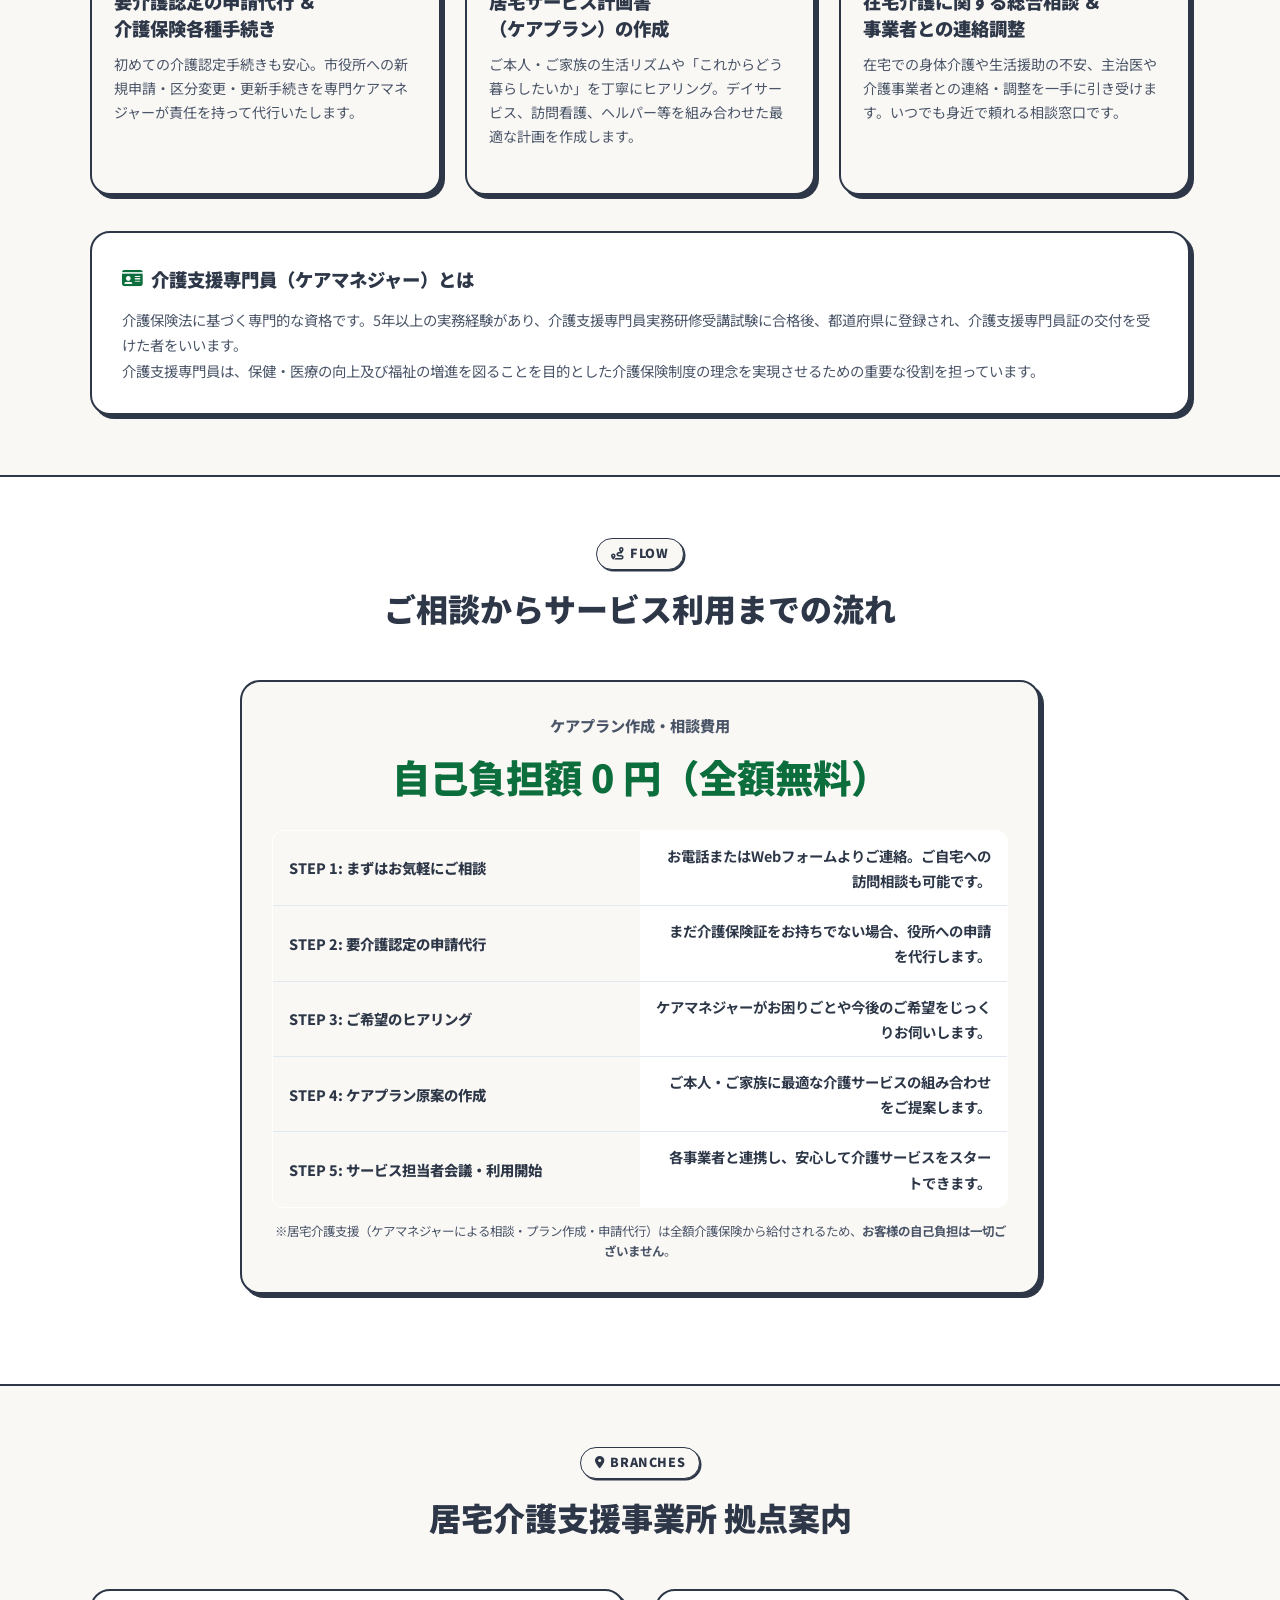
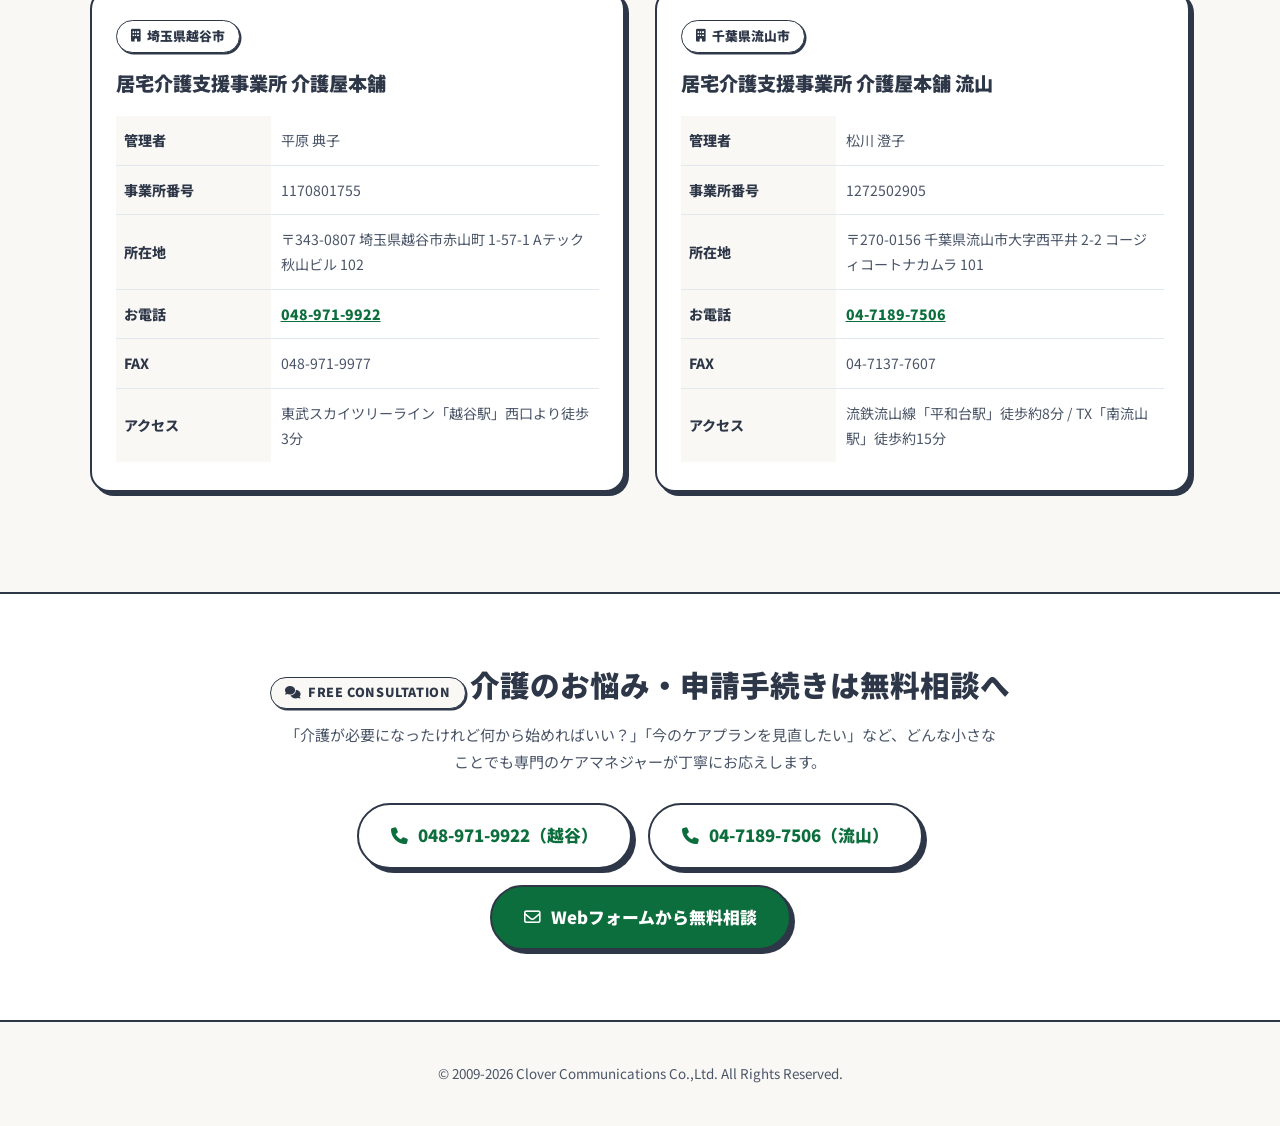
<file: service-kaigoyahonpo.html>
<!DOCTYPE html>
<html lang="ja">
<head>
    <meta charset="UTF-8">
    <meta name="viewport" content="width=device-width, initial-scale=1.0">
    <title>居宅介護支援事業所 介護屋本舗（越谷・流山） | 株式会社クローバーコミュニケーションズ</title>
    <meta name="description" content="埼玉県越谷市・千葉県流山市の「居宅介護支援事業所 介護屋本舗」。介護支援専門員（ケアマネジャー）が介護保険の申請代行やケアプラン作成、介護相談を無料で承ります。「その人らしく幸せに生きる！」お手伝いをいたします。">
    
    <!-- Google Fonts -->
    <link rel="preconnect" href="https://fonts.googleapis.com">
    <link rel="preconnect" href="https://fonts.gstatic.com" crossorigin>
    <link href="https://fonts.googleapis.com/css2?family=Noto+Sans+JP:wght@400;500;700;800;900&family=Shippori+Mincho:wght@600;800&family=Zen+Maru+Gothic:wght@700;900&display=swap" rel="stylesheet">
    
    <!-- FontAwesome -->
    <link rel="stylesheet" href="https://cdnjs.cloudflare.com/ajax/libs/font-awesome/6.4.0/css/all.min.css">
    
    <link rel="stylesheet" href="service.css">
</head>
<body>

    <!-- Header -->
    <header class="service-header">
        <div class="service-header-container">
            <a href="index.html" class="service-header-logo">
                <img src="logo_fix-08.png" alt="株式会社クローバーコミュニケーションズ">
            </a>
            <div class="service-header-actions">
                <a href="index.html#services" class="btn-header-back"><i class="fa-solid fa-arrow-left"></i> トップへ戻る</a>
                <a href="#contact" class="btn-header-contact"><i class="fa-regular fa-envelope"></i> 介護相談（無料）</a>
            </div>
        </div>
    </header>

    <!-- Hero Section -->
    <section class="service-hero">
        <div class="service-hero-container">
            <div class="service-hero-text">
                <span class="hero-cat-tag"><i class="fa-solid fa-clipboard-user"></i> 居宅介護支援事業所（ケアマネジメント）</span>
                <h1 class="hero-main-h1">
                    「その人らしく幸せに生きる！」<br>
                    安心の介護相談・ケアプラン。<br>
                    <span class="highlight-green">介護屋本舗（越谷・流山）</span>
                </h1>
                <p class="hero-desc">
                    「介護サービスはどうやって受けるの？」「介護保険の手続きが分からない…」。居宅介護支援事業所は、介護保険サービスを利用するための総合窓口です。県の指定を受けた専門資格を持つケアマネジャーが、ご本人とご家族の想いに寄り添い、最適な介護計画をご提案します。
                </p>
                <div class="hero-badges-row">
                    <div class="hero-badge-item"><i class="fa-solid fa-star"></i> 相談料・ケアプラン作成 0円（全額無料）</div>
                    <div class="hero-badge-item"><i class="fa-solid fa-star"></i> 要介護認定の申請代行対応</div>
                    <div class="hero-badge-item"><i class="fa-solid fa-star"></i> 越谷・流山の地域密着2拠点</div>
                </div>
            </div>
            <div class="service-hero-photo-frame">
                <img src="kyotaku-kaigoyahonpo-main.jpg" alt="居宅介護支援事業所 介護屋本舗 ケアマネジャー" class="service-hero-img">
            </div>
        </div>
    </section>

    <!-- Managers Message Section (管理者メッセージ) -->
    <section class="service-points-section">
        <div class="section-container">
            <div class="section-title-box">
                <span class="section-sub-pill"><i class="fa-solid fa-heart"></i> MESSAGE</span>
                <h2 class="section-h2">管理者からのごあいさつ</h2>
            </div>

            <div style="background:#FAF8F5; border:2px solid var(--border-dark); border-radius:20px; padding:36px 30px; box-shadow:var(--shadow-solid); max-width:900px; margin:0 auto 40px;">
                <p style="font-size:1.02rem; font-weight:800; color:var(--text-main); line-height:1.8; margin-bottom:20px;">
                    「介護サービスってどうしたら受けられるの？」「介護保険の申請や手続きが分からない…」などなど、そんな介護に関するお悩みを解決します。<br>
                    ご利用者様とご家族のご希望をお聞かせいただき、適切な介護サービスをご提案させて頂きます。<br>
                    住み慣れたご自宅や地域でいつまでも安心して過ごせる様に『その人らしく幸せに生きる！』ためのお手伝いをさせて頂きます。先ずは、何なりとご相談ください。
                </p>
                <p style="font-size:0.95rem; color:var(--primary); font-weight:900; margin-bottom:24px;">
                    スタッフ一同、心よりお待ちしております。
                </p>
                <div style="display:flex; flex-wrap:wrap; gap:20px; border-top:1.5px dashed #CBD5E1; padding-top:20px;">
                    <div style="flex:1; min-width:240px; background:#FFFFFF; border:1.5px solid var(--border-dark); border-radius:12px; padding:14px 18px; box-shadow:2px 2px 0px var(--border-dark);">
                        <span style="font-size:0.78rem; font-weight:800; color:#E28743; display:block;">介護屋本舗（越谷）</span>
                        <strong style="font-size:1.05rem; color:var(--text-main);">管理者　平原 典子</strong>
                    </div>
                    <div style="flex:1; min-width:240px; background:#FFFFFF; border:1.5px solid var(--border-dark); border-radius:12px; padding:14px 18px; box-shadow:2px 2px 0px var(--border-dark);">
                        <span style="font-size:0.78rem; font-weight:800; color:#E28743; display:block;">介護屋本舗 流山</span>
                        <strong style="font-size:1.05rem; color:var(--text-main);">管理者　松川 澄子</strong>
                    </div>
                </div>
            </div>
        </div>
    </section>

    <!-- 居宅介護支援とは ＆ 主な業務内容 -->
    <section class="service-details-section">
        <div class="section-container">
            <div class="section-title-box">
                <span class="section-sub-pill"><i class="fa-solid fa-list-check"></i> OUR BUSINESS</span>
                <h2 class="section-h2">主な事業内容・サポート内容</h2>
            </div>

            <div class="points-grid-3">
                <div class="point-card">
                    <span class="point-card-num">1</span>
                    <h3>要介護認定の申請代行 ＆<br>介護保険各種手続き</h3>
                    <p>初めての介護認定手続きも安心。市役所への新規申請・区分変更・更新手続きを専門ケアマネジャーが責任を持って代行いたします。</p>
                </div>
                <div class="point-card">
                    <span class="point-card-num">2</span>
                    <h3>居宅サービス計画書<br>（ケアプラン）の作成</h3>
                    <p>ご本人・ご家族の生活リズムや「これからどう暮らしたいか」を丁寧にヒアリング。デイサービス、訪問看護、ヘルパー等を組み合わせた最適な計画を作成します。</p>
                </div>
                <div class="point-card">
                    <span class="point-card-num">3</span>
                    <h3>在宅介護に関する総合相談 ＆<br>事業者との連絡調整</h3>
                    <p>在宅での身体介護や生活援助の不安、主治医や介護事業者との連絡・調整を一手に引き受けます。いつでも身近で頼れる相談窓口です。</p>
                </div>
            </div>

            <!-- ケアマネジャーについての解説 -->
            <div style="background:#FFFFFF; border:2px solid var(--border-dark); border-radius:20px; padding:30px; box-shadow:var(--shadow-solid); margin-top:36px;">
                <h3 style="font-size:1.15rem; font-weight:900; color:var(--text-main); margin-bottom:12px; display:flex; align-items:center; gap:8px;">
                    <i class="fa-solid fa-id-card" style="color:var(--primary);"></i> 介護支援専門員（ケアマネジャー）とは
                </h3>
                <p style="font-size:0.9rem; color:var(--text-muted); line-height:1.75;">
                    介護保険法に基づく専門的な資格です。5年以上の実務経験があり、介護支援専門員実務研修受講試験に合格後、都道府県に登録され、介護支援専門員証の交付を受けた者をいいます。<br>
                    介護支援専門員は、保健・医療の向上及び福祉の増進を図ることを目的とした介護保険制度の理念を実現させるための重要な役割を担っています。
                </p>
            </div>
        </div>
    </section>

    <!-- ケアプラン作成の流れ (自己負担0円の明記) -->
    <section class="service-price-section">
        <div class="section-container">
            <div class="section-title-box">
                <span class="section-sub-pill"><i class="fa-solid fa-route"></i> FLOW</span>
                <h2 class="section-h2">ご相談からサービス利用までの流れ</h2>
            </div>

            <div class="price-summary-box">
                <div class="price-main-tag">
                    <span class="price-lead-label">ケアプラン作成・相談費用</span>
                    <span class="price-main-amount" style="color:var(--primary);">自己負担額 0 円（全額無料）</span>
                </div>

                <table class="price-table-detail">
                    <tr>
                        <th>STEP 1: まずはお気軽にご相談</th>
                        <td>お電話またはWebフォームよりご連絡。ご自宅への訪問相談も可能です。</td>
                    </tr>
                    <tr>
                        <th>STEP 2: 要介護認定の申請代行</th>
                        <td>まだ介護保険証をお持ちでない場合、役所への申請を代行します。</td>
                    </tr>
                    <tr>
                        <th>STEP 3: ご希望のヒアリング</th>
                        <td>ケアマネジャーがお困りごとや今後のご希望をじっくりお伺いします。</td>
                    </tr>
                    <tr>
                        <th>STEP 4: ケアプラン原案の作成</th>
                        <td>ご本人・ご家族に最適な介護サービスの組み合わせをご提案します。</td>
                    </tr>
                    <tr>
                        <th>STEP 5: サービス担当者会議・利用開始</th>
                        <td>各事業者と連携し、安心して介護サービスをスタートできます。</td>
                    </tr>
                </table>

                <p class="price-note-text">
                    ※居宅介護支援（ケアマネジャーによる相談・プラン作成・申請代行）は全額介護保険から給付されるため、<strong>お客様の自己負担は一切ございません</strong>。
                </p>
            </div>
        </div>
    </section>

    <!-- 2拠点アクセス案内（越谷・流山） -->
    <section class="service-access-section">
        <div class="section-container">
            <div class="section-title-box">
                <span class="section-sub-pill"><i class="fa-solid fa-location-dot"></i> BRANCHES</span>
                <h2 class="section-h2">居宅介護支援事業所 拠点案内</h2>
            </div>

            <div class="details-block-grid">
                <!-- 越谷事業所 -->
                <div class="details-info-card">
                    <span class="hero-cat-tag"><i class="fa-solid fa-building"></i> 埼玉県越谷市</span>
                    <h3>居宅介護支援事業所 介護屋本舗</h3>
                    <table class="spec-table">
                        <tr>
                            <th>管理者</th>
                            <td>平原 典子</td>
                        </tr>
                        <tr>
                            <th>事業所番号</th>
                            <td>1170801755</td>
                        </tr>
                        <tr>
                            <th>所在地</th>
                            <td>〒343-0807 埼玉県越谷市赤山町 1-57-1 Aテック秋山ビル 102</td>
                        </tr>
                        <tr>
                            <th>お電話</th>
                            <td><a href="tel:048-971-9922" style="color:var(--primary); font-weight:900;">048-971-9922</a></td>
                        </tr>
                        <tr>
                            <th>FAX</th>
                            <td>048-971-9977</td>
                        </tr>
                        <tr>
                            <th>アクセス</th>
                            <td>東武スカイツリーライン「越谷駅」西口より徒歩3分</td>
                        </tr>
                    </table>
                </div>

                <!-- 流山事業所 -->
                <div class="details-info-card">
                    <span class="hero-cat-tag"><i class="fa-solid fa-building"></i> 千葉県流山市</span>
                    <h3>居宅介護支援事業所 介護屋本舗 流山</h3>
                    <table class="spec-table">
                        <tr>
                            <th>管理者</th>
                            <td>松川 澄子</td>
                        </tr>
                        <tr>
                            <th>事業所番号</th>
                            <td>1272502905</td>
                        </tr>
                        <tr>
                            <th>所在地</th>
                            <td>〒270-0156 千葉県流山市大字西平井 2-2 コージィコートナカムラ 101</td>
                        </tr>
                        <tr>
                            <th>お電話</th>
                            <td><a href="tel:04-7189-7506" style="color:var(--primary); font-weight:900;">04-7189-7506</a></td>
                        </tr>
                        <tr>
                            <th>FAX</th>
                            <td>04-7137-7607</td>
                        </tr>
                        <tr>
                            <th>アクセス</th>
                            <td>流鉄流山線「平和台駅」徒歩約8分 / TX「南流山駅」徒歩約15分</td>
                        </tr>
                    </table>
                </div>
            </div>
        </div>
    </section>

    <!-- CTA Section -->
    <section class="service-cta-section" id="contact">
        <div class="cta-box-inner">
            <span class="section-sub-pill"><i class="fa-solid fa-comments"></i> FREE CONSULTATION</span>
            <h2>介護のお悩み・申請手続きは無料相談へ</h2>
            <p>「介護が必要になったけれど何から始めればいい？」「今のケアプランを見直したい」など、どんな小さなことでも専門のケアマネジャーが丁寧にお応えします。</p>
            <div class="cta-buttons-row">
                <a href="tel:048-971-9922" class="btn-cta-tel"><i class="fa-solid fa-phone"></i> 048-971-9922（越谷）</a>
                <a href="tel:04-7189-7506" class="btn-cta-tel"><i class="fa-solid fa-phone"></i> 04-7189-7506（流山）</a>
                <a href="index.html#contact" class="btn-cta-mail"><i class="fa-regular fa-envelope"></i> Webフォームから無料相談</a>
            </div>
        </div>
    </section>

    <!-- Footer -->
    <footer class="service-footer">
        <p>&copy; 2009-2026 Clover Communications Co.,Ltd. All Rights Reserved.</p>
    </footer>

</body>
</html>
</file>
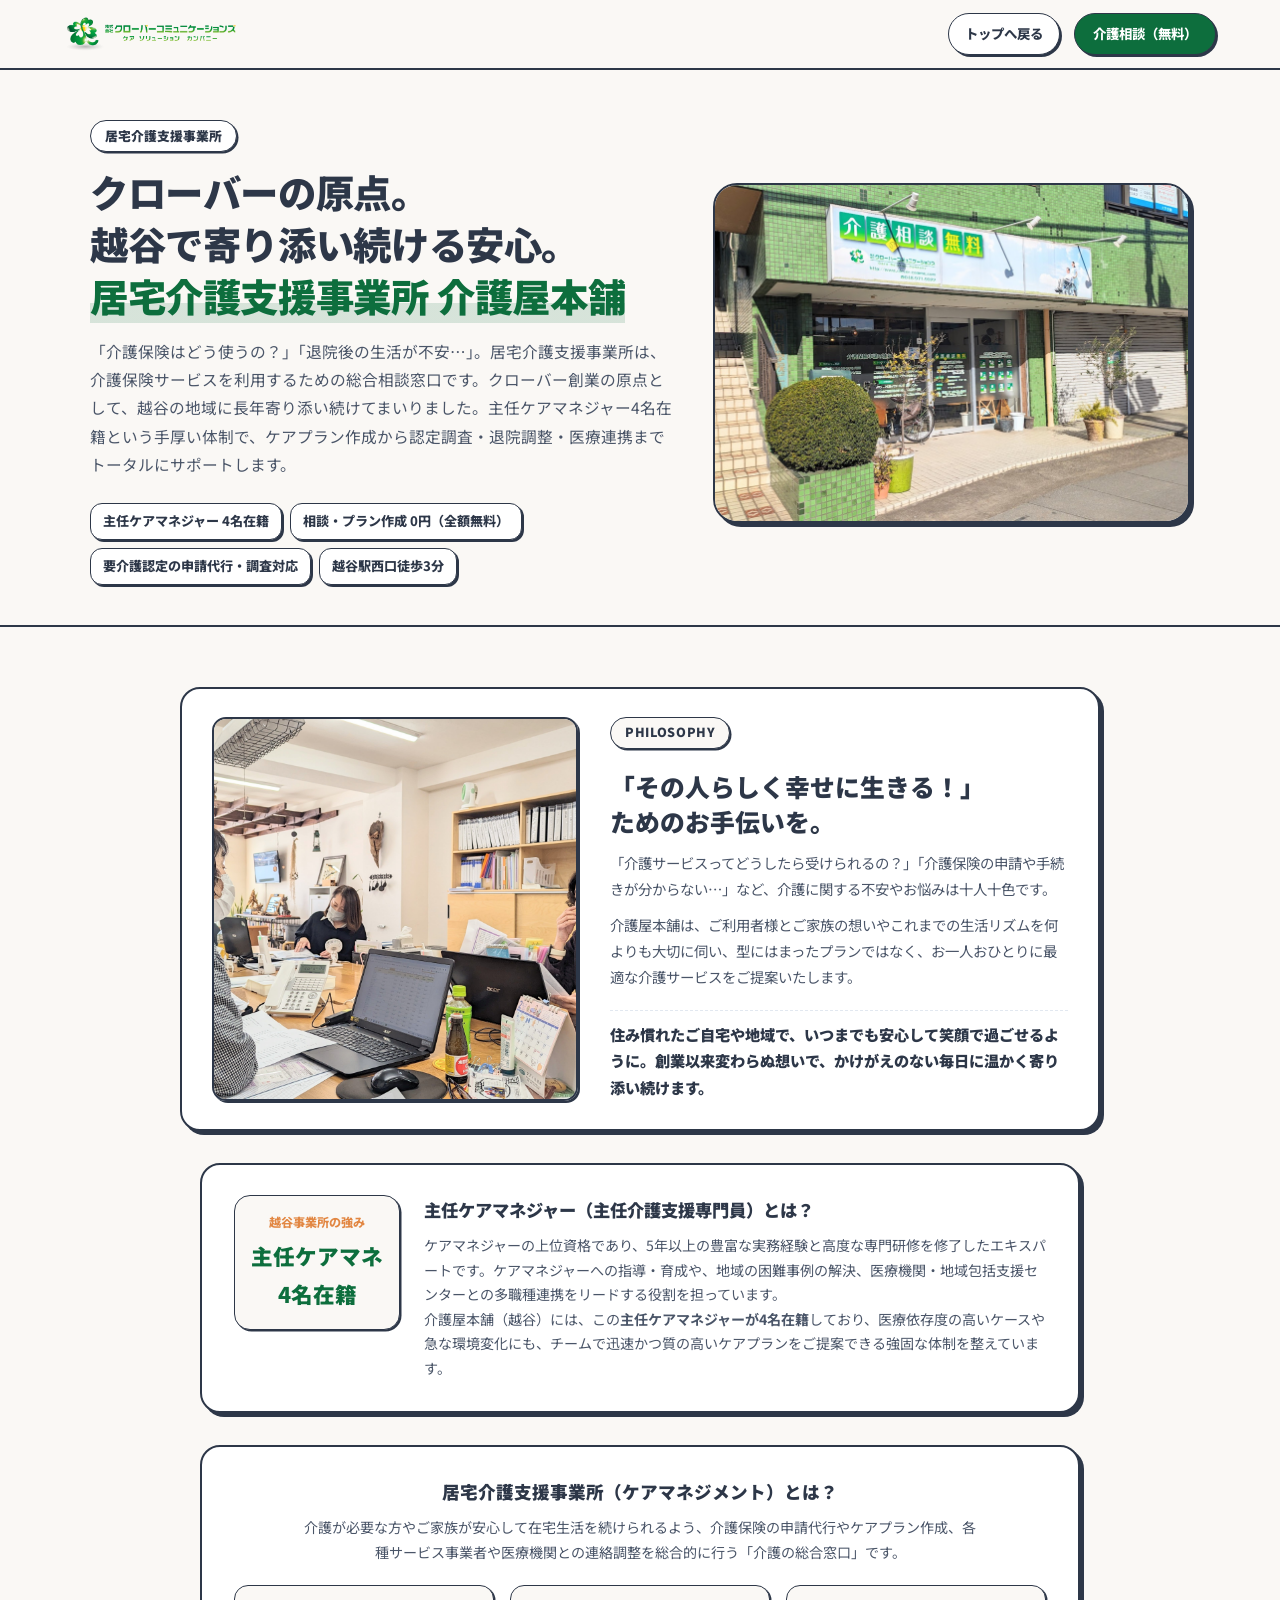
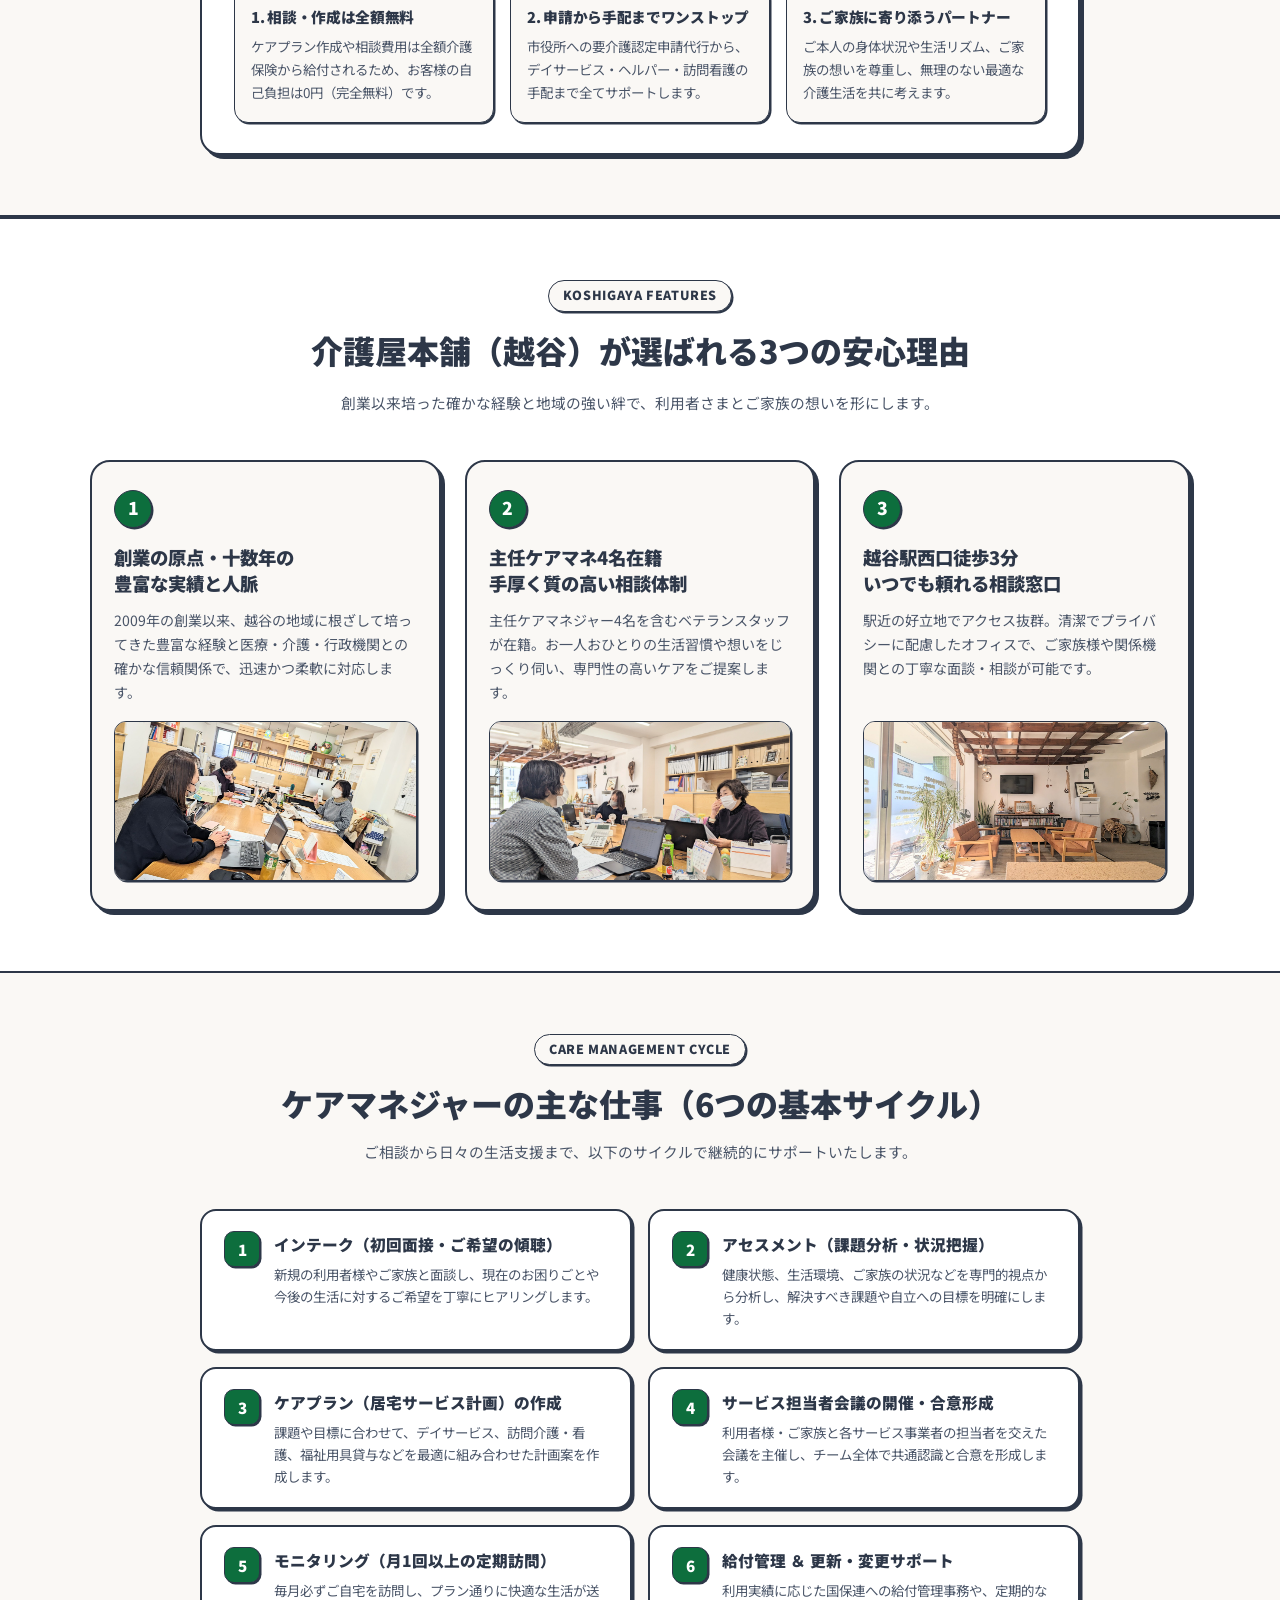
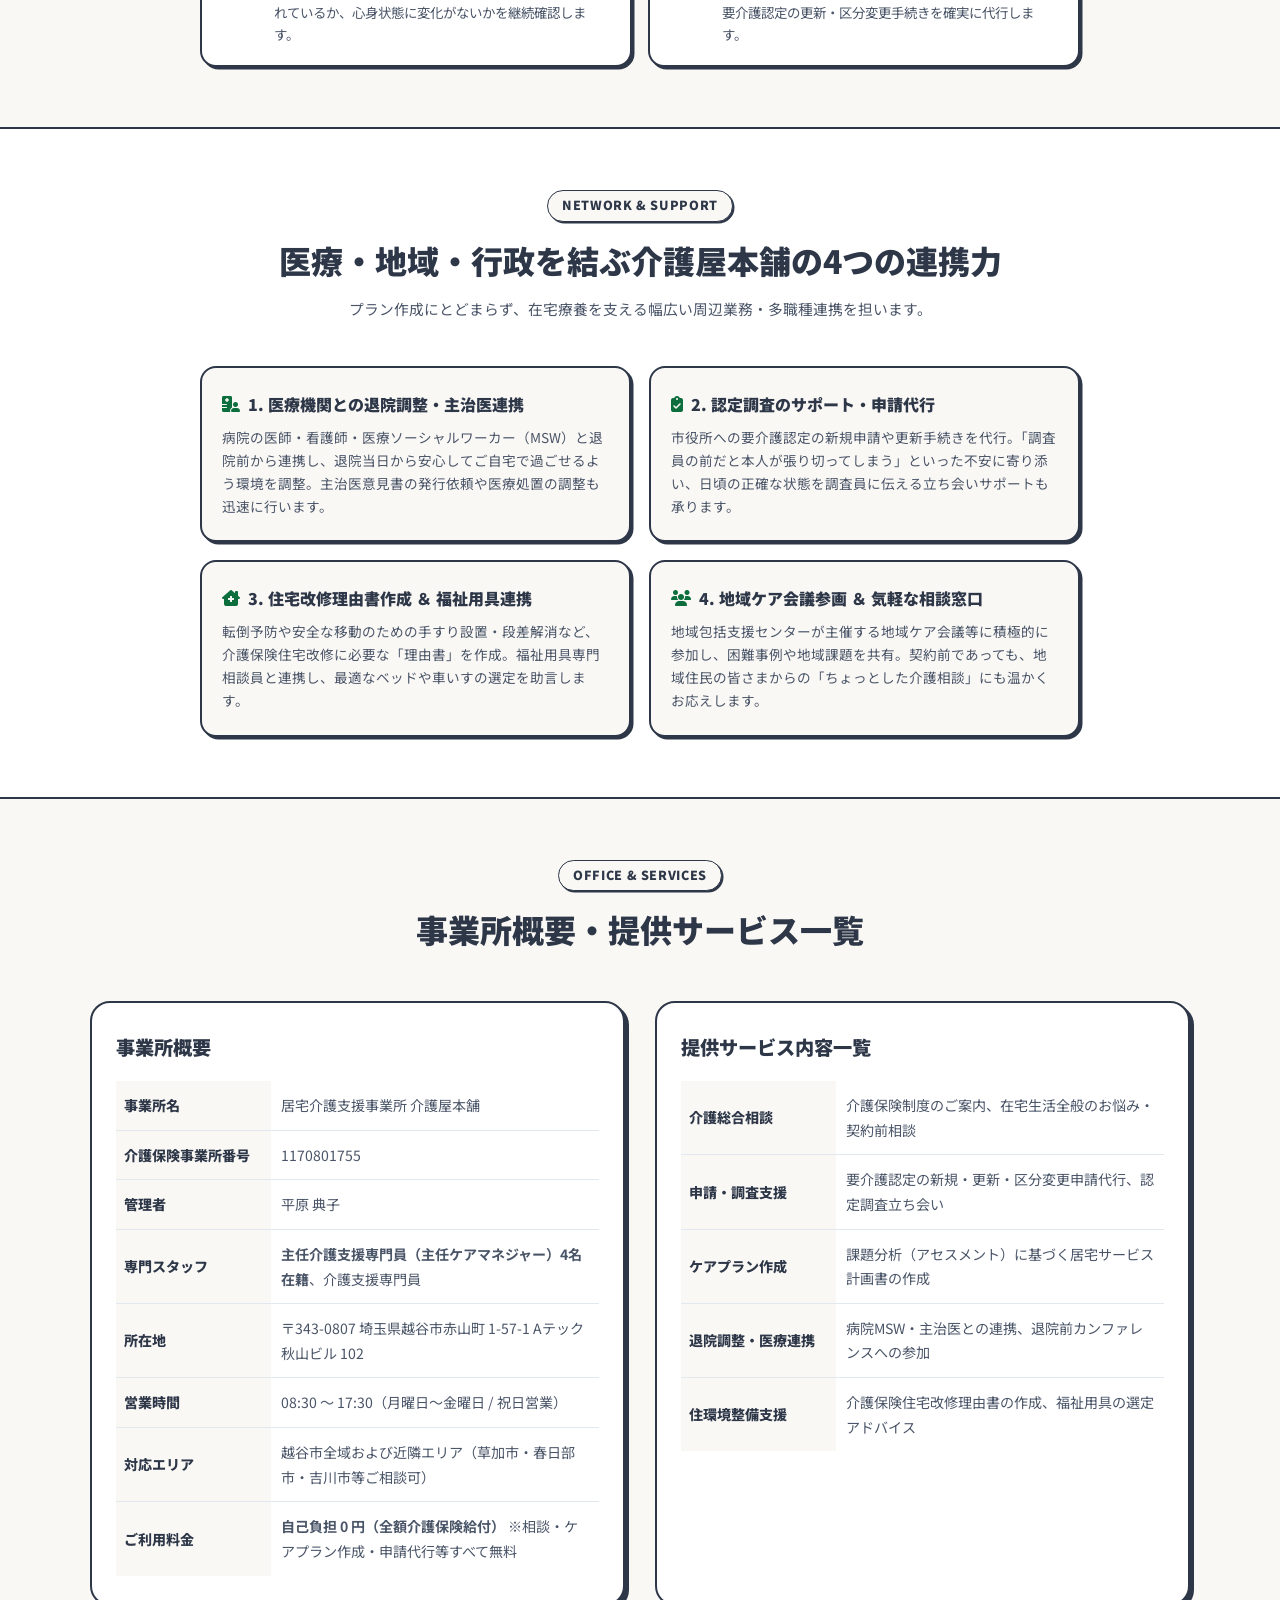
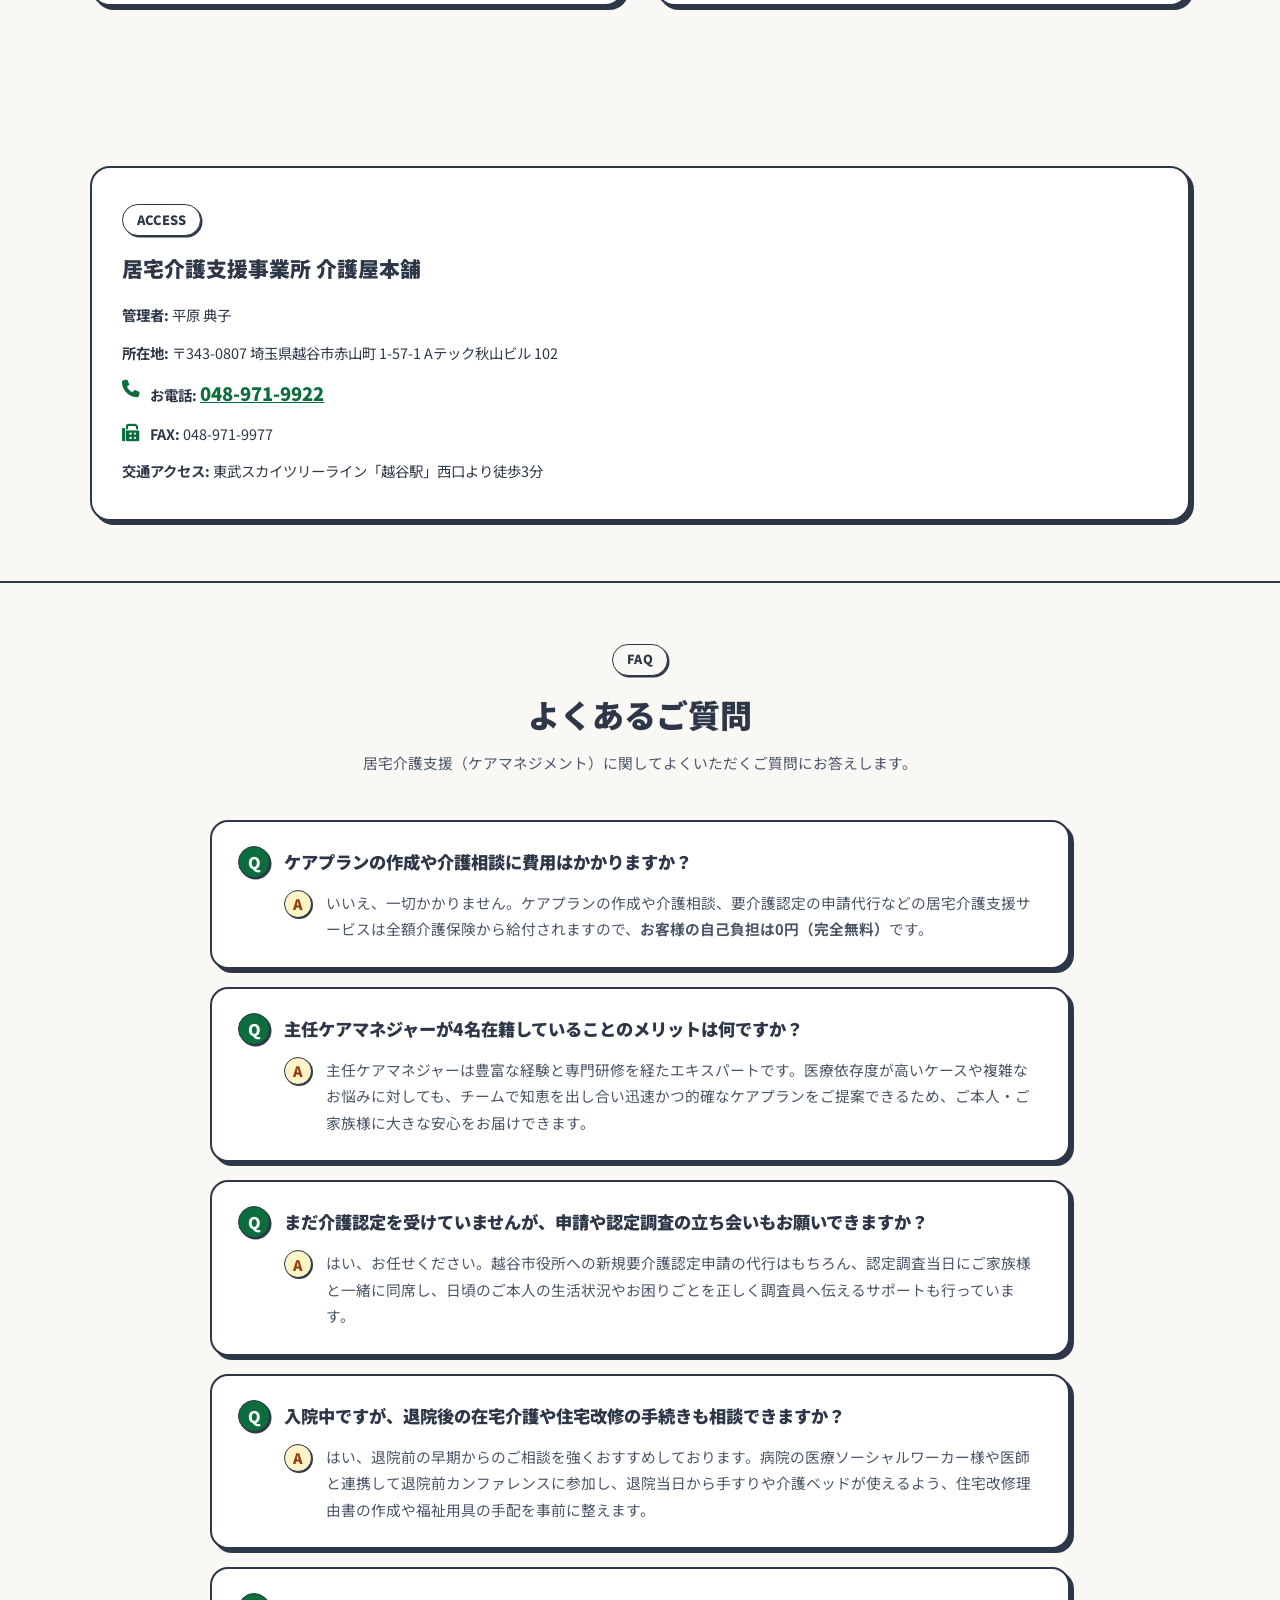
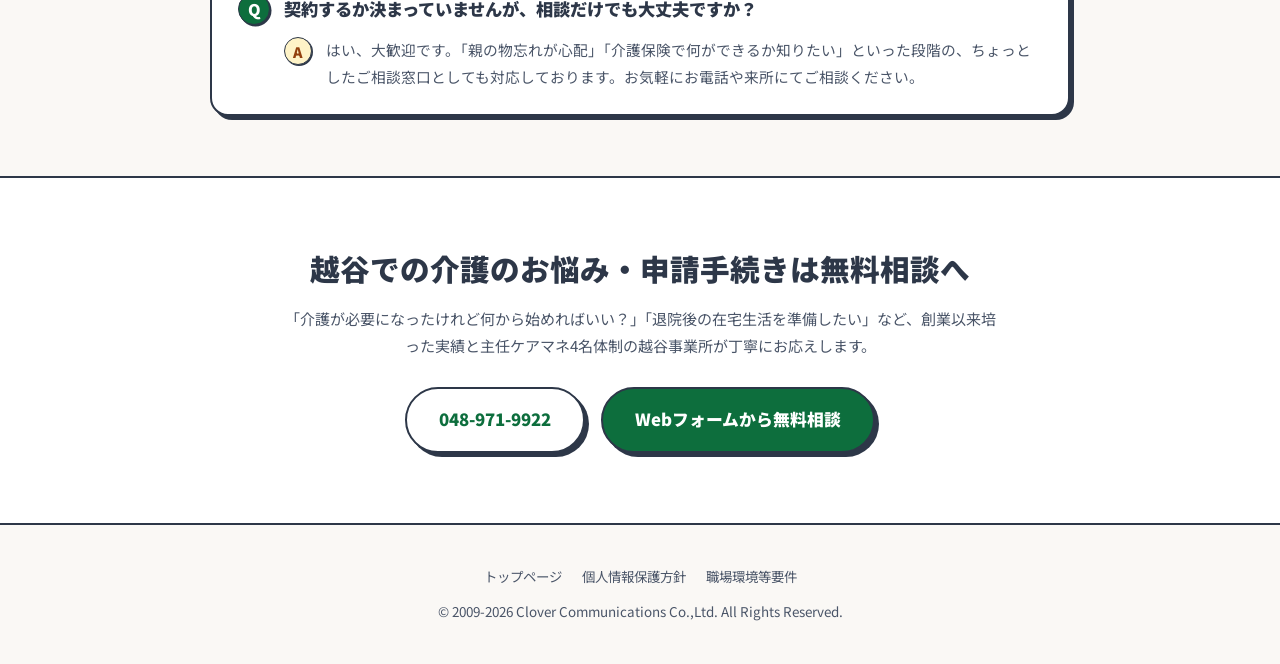
<file: service-kyotaku-koshigaya.html>
<!DOCTYPE html>
<html lang="ja">
<head>
    <meta charset="UTF-8">
    <meta name="viewport" content="width=device-width, initial-scale=1.0">
    <title>居宅介護支援事業所 介護屋本舗 | 株式会社クローバーコミュニケーションズ（埼玉県越谷市）</title>
    <meta name="description" content="埼玉県越谷市赤山町の「居宅介護支援事業所 介護屋本舗」公式ページ。クローバーの原点として、越谷市で利用者さまに寄り添い続けて幾星霜。主任ケアマネジャー4名在籍の手厚い体制で、介護保険申請代行・ケアプラン作成・医療連携を全額無料で承ります。">
    
    <!-- Google Fonts -->
    <link rel="preconnect" href="https://fonts.googleapis.com">
    <link rel="preconnect" href="https://fonts.gstatic.com" crossorigin>
    <link href="https://fonts.googleapis.com/css2?family=Noto+Sans+JP:wght@400;500;700;800;900&family=Shippori+Mincho:wght@600;800&family=Zen+Maru+Gothic:wght@700;900&display=swap" rel="stylesheet">
    
    <!-- FontAwesome -->
    <link rel="stylesheet" href="https://cdnjs.cloudflare.com/ajax/libs/font-awesome/6.4.0/css/all.min.css">
    
    <link rel="stylesheet" href="service.css">
    <style>
        /* フィロソフィーグリッド */
        .kyotaku-philosophy-grid {
            display: grid;
            grid-template-columns: 1fr 1.25fr;
            gap: 32px;
            background: #FFFFFF;
            border: 2px solid var(--border-dark);
            border-radius: 20px;
            padding: 28px 30px;
            box-shadow: var(--shadow-solid);
            align-items: stretch;
            max-width: 920px;
            margin: 0 auto;
        }
        .kyotaku-philosophy-photo {
            width: 100%;
            height: 100%;
            min-height: 260px;
            border-radius: 14px;
            overflow: hidden;
            border: 2px solid var(--border-dark);
            box-shadow: 2px 2px 0px var(--border-dark);
        }
        .kyotaku-philosophy-photo img {
            width: 100%;
            height: 100%;
            object-fit: cover;
        }
        .kyotaku-philosophy-text {
            color: var(--text-main);
            display: flex;
            flex-direction: column;
            justify-content: center;
        }
        .kyotaku-philosophy-title {
            font-size: clamp(1.2rem, 2.1vw, 1.55rem);
            font-weight: 900;
            color: var(--text-main);
            margin: 8px 0 12px;
            line-height: 1.4;
        }
        .kyotaku-philosophy-p {
            font-size: 0.9rem;
            line-height: 1.8;
            color: var(--text-muted);
            margin-bottom: 10px;
        }
        .kyotaku-philosophy-lead {
            font-size: 0.95rem;
            font-weight: 900;
            color: var(--text-main);
            line-height: 1.75;
            margin-top: 10px;
            padding-top: 10px;
            border-top: 1.5px dashed #E2E8F0;
        }

        /* 主任ケアマネジャー解説カード */
        .chief-care-card {
            background: #FFFFFF;
            border: 2px solid var(--border-dark);
            border-radius: 20px;
            padding: 30px 32px;
            box-shadow: var(--shadow-solid);
            max-width: 880px;
            margin: 32px auto 0;
        }
        .chief-care-inner {
            display: flex;
            align-items: flex-start;
            gap: 24px;
        }
        .chief-care-badge-box {
            background: #FAF8F5;
            border: 1.5px solid var(--border-dark);
            border-radius: 16px;
            padding: 16px;
            text-align: center;
            flex-shrink: 0;
            box-shadow: 1.5px 1.5px 0px var(--border-dark);
            min-width: 150px;
        }
        .chief-care-badge-box span {
            font-size: 0.76rem;
            font-weight: 800;
            color: #E28743;
            display: block;
        }
        .chief-care-badge-box strong {
            font-size: 1.35rem;
            font-weight: 900;
            color: var(--primary);
            display: block;
            margin-top: 4px;
        }

        /* 居宅解説ボックス */
        .kyotaku-guide-card {
            background: #FFFFFF;
            border: 2px solid var(--border-dark);
            border-radius: 20px;
            padding: 30px 32px;
            box-shadow: var(--shadow-solid);
            max-width: 880px;
            margin: 32px auto 0;
        }
        .kyotaku-guide-grid {
            display: grid;
            grid-template-columns: repeat(3, 1fr);
            gap: 16px;
            margin-top: 20px;
        }
        .kyotaku-guide-item {
            background: #FAF8F5;
            border: 1.5px solid var(--border-dark);
            border-radius: 14px;
            padding: 18px 16px;
            box-shadow: 1.5px 1.5px 0px var(--border-dark);
        }
        .kyotaku-guide-item h4 {
            font-size: 0.92rem;
            font-weight: 900;
            color: var(--text-main);
            margin-bottom: 6px;
            letter-spacing: -0.02em;
        }
        .kyotaku-guide-item p {
            font-size: 0.84rem;
            color: var(--text-muted);
            line-height: 1.7;
            margin: 0;
        }

        /* 6つの仕事ステップグリッド (2カラム) */
        .cycle-step-grid {
            display: grid;
            grid-template-columns: repeat(2, 1fr);
            gap: 16px;
            max-width: 880px;
            margin: 24px auto 0;
        }
        .cycle-step-card {
            background: #FFFFFF;
            border: 2px solid var(--border-dark);
            border-radius: 16px;
            padding: 20px 22px;
            box-shadow: var(--shadow-solid-sm);
            display: flex;
            gap: 14px;
            align-items: flex-start;
            transition: all 0.2s ease;
        }
        .cycle-step-card:hover {
            transform: translateY(-2px);
            box-shadow: var(--shadow-solid);
        }
        .cycle-num-badge {
            display: inline-flex;
            align-items: center;
            justify-content: center;
            width: 36px;
            height: 36px;
            background: var(--primary);
            color: #FFFFFF;
            font-weight: 900;
            font-size: 0.95rem;
            border-radius: 10px;
            border: 1.5px solid var(--border-dark);
            box-shadow: 1.5px 1.5px 0px var(--border-dark);
            flex-shrink: 0;
        }
        .cycle-body h4 {
            font-size: 0.98rem;
            font-weight: 900;
            color: var(--text-main);
            margin-bottom: 4px;
        }
        .cycle-body p {
            font-size: 0.84rem;
            color: var(--text-muted);
            line-height: 1.65;
            margin: 0;
        }

        /* 4つの多職種連携力グリッド */
        .network-grid-4 {
            display: grid;
            grid-template-columns: repeat(2, 1fr);
            gap: 18px;
            max-width: 880px;
            margin: 24px auto 0;
        }
        .network-card-item {
            background: #FAF8F5;
            border: 2px solid var(--border-dark);
            border-radius: 16px;
            padding: 22px 20px;
            box-shadow: var(--shadow-solid-sm);
            position: relative;
        }
        .network-card-item h4 {
            font-size: 1rem;
            font-weight: 900;
            color: var(--text-main);
            margin-bottom: 8px;
            display: flex;
            align-items: center;
            gap: 8px;
        }
        .network-card-item p {
            font-size: 0.85rem;
            color: var(--text-muted);
            line-height: 1.7;
            margin: 0;
        }

        @media (max-width: 900px) {
            .kyotaku-philosophy-grid {
                grid-template-columns: 1fr;
                padding: 24px;
            }
            .kyotaku-philosophy-photo {
                height: 220px;
            }
            .chief-care-inner {
                flex-direction: column;
            }
            .kyotaku-guide-grid,
            .cycle-step-grid,
            .network-grid-4 {
                grid-template-columns: 1fr;
            }
        }

        /* ピル見出しの文字色を黒に統一 & フィロソフィー幅調整 */
        .hero-cat-tag, .section-sub-pill {
            color: #2D3748 !important;
            width: fit-content !important;
            align-self: flex-start !important;
        }
        .silver-philosophy-text .section-sub-pill,
        .fukurokuju-philosophy-text .section-sub-pill,
        .hareruya-philosophy-text .section-sub-pill,
        .kyotaku-philosophy-text .section-sub-pill,
        .yougu-philosophy-text .section-sub-pill {
            display: inline-flex !important;
            width: fit-content !important;
            align-self: flex-start !important;
            margin-bottom: 12px !important;
        }

    </style>
</head>
<body>

    <!-- Header -->
    <header class="service-header">
        <div class="service-header-container">
            <a href="index.html" class="service-header-logo">
                <img src="logo_fix-08.png" alt="株式会社クローバーコミュニケーションズ">
            </a>
            <div class="service-header-actions">
                <a href="index.html#services" class="btn-header-back">トップへ戻る</a>
                <a href="#contact" class="btn-header-contact">介護相談（無料）</a>
            </div>
        </div>
    </header>

    <!-- Hero Section -->
    <section class="service-hero">
        <div class="service-hero-container">
            <div class="service-hero-text">
                <span class="hero-cat-tag">居宅介護支援事業所</span>
                <h1 class="hero-main-h1">
                    クローバーの原点。<br>
                    越谷で寄り添い続ける安心。<br>
                    <span class="highlight-green">居宅介護支援事業所 介護屋本舗</span>
                </h1>
                <p class="hero-desc">
                    「介護保険はどう使うの？」「退院後の生活が不安…」。居宅介護支援事業所は、介護保険サービスを利用するための総合相談窓口です。クローバー創業の原点として、越谷の地域に長年寄り添い続けてまいりました。主任ケアマネジャー4名在籍という手厚い体制で、ケアプラン作成から認定調査・退院調整・医療連携までトータルにサポートします。
                </p>
                <div class="hero-badges-row">
                    <div class="hero-badge-item">主任ケアマネジャー 4名在籍</div>
                    <div class="hero-badge-item">相談・プラン作成 0円（全額無料）</div>
                    <div class="hero-badge-item">要介護認定の申請代行・調査対応</div>
                    <div class="hero-badge-item">越谷駅西口徒歩3分</div>
                </div>
            </div>
            <div class="service-hero-photo-frame">
                <img src="kaigoyahonpo-koshigaya-exterior.jpg" alt="居宅介護支援事業所 介護屋本舗 越谷 外観" class="service-hero-img">
            </div>
        </div>
    </section>

    <!-- Philosophy Section (写真入りエッセイ) -->
    <section class="service-points-section" style="background:#FAF8F5;">
        <div class="section-container">
            <div class="kyotaku-philosophy-grid">
                <div class="kyotaku-philosophy-photo">
                    <img src="kyotaku-kaigoyahonpo-main.jpg" alt="越谷事業所 温かい笑顔のケアマネジャースタッフ">
                </div>
                <div class="kyotaku-philosophy-text">
                    <span class="section-sub-pill">PHILOSOPHY</span>
                    <h2 class="kyotaku-philosophy-title">「その人らしく幸せに生きる！」<br>ためのお手伝いを。</h2>
                    <p class="kyotaku-philosophy-p">
                        「介護サービスってどうしたら受けられるの？」「介護保険の申請や手続きが分からない…」など、介護に関する不安やお悩みは十人十色です。
                    </p>
                    <p class="kyotaku-philosophy-p">
                        介護屋本舗は、ご利用者様とご家族の想いやこれまでの生活リズムを何よりも大切に伺い、型にはまったプランではなく、お一人おひとりに最適な介護サービスをご提案いたします。
                    </p>
                    <p class="kyotaku-philosophy-lead">
                        住み慣れたご自宅や地域で、いつまでも安心して笑顔で過ごせるように。創業以来変わらぬ想いで、かけがえのない毎日に温かく寄り添い続けます。
                    </p>
                </div>
            </div>

            <!-- 主任ケアマネジャーとは？（解説カード） -->
            <div class="chief-care-card">
                <div class="chief-care-inner">
                    <div class="chief-care-badge-box">
                        <span>越谷事業所の強み</span>
                        <strong>主任ケアマネ<br>4名在籍</strong>
                    </div>
                    <div class="chief-care-desc">
                        <h3 style="font-size:1.08rem; font-weight:900; color:var(--text-main); margin-bottom:8px;">
                            主任ケアマネジャー（主任介護支援専門員）とは？
                        </h3>
                        <p style="font-size:0.88rem; color:var(--text-muted); line-height:1.75; margin:0;">
                            ケアマネジャーの上位資格であり、5年以上の豊富な実務経験と高度な専門研修を修了したエキスパートです。ケアマネジャーへの指導・育成や、地域の困難事例の解決、医療機関・地域包括支援センターとの多職種連携をリードする役割を担っています。<br>
                            介護屋本舗（越谷）には、この<strong>主任ケアマネジャーが4名在籍</strong>しており、医療依存度の高いケースや急な環境変化にも、チームで迅速かつ質の高いケアプランをご提案できる強固な体制を整えています。
                        </p>
                    </div>
                </div>
            </div>

            <!-- 居宅介護支援事業所とは？（わかりやすい解説BOX） -->
            <div class="kyotaku-guide-card">
                <h3 style="font-size:1.1rem; font-weight:900; color:var(--text-main); text-align:center; margin-bottom:8px;">
                    居宅介護支援事業所（ケアマネジメント）とは？
                </h3>
                <p style="font-size:0.88rem; color:var(--text-muted); text-align:center; max-width:680px; margin:0 auto; line-height:1.75;">
                    介護が必要な方やご家族が安心して在宅生活を続けられるよう、介護保険の申請代行やケアプラン作成、各種サービス事業者や医療機関との連絡調整を総合的に行う「介護の総合窓口」です。
                </p>
                <div class="kyotaku-guide-grid">
                    <div class="kyotaku-guide-item">
                        <h4>1. 相談・作成は全額無料</h4>
                        <p>ケアプラン作成や相談費用は全額介護保険から給付されるため、お客様の自己負担は0円（完全無料）です。</p>
                    </div>
                    <div class="kyotaku-guide-item">
                        <h4>2. 申請から手配までワンストップ</h4>
                        <p>市役所への要介護認定申請代行から、デイサービス・ヘルパー・訪問看護の手配まで全てサポートします。</p>
                    </div>
                    <div class="kyotaku-guide-item">
                        <h4>3. ご家族に寄り添うパートナー</h4>
                        <p>ご本人の身体状況や生活リズム、ご家族の想いを尊重し、無理のない最適な介護生活を共に考えます。</p>
                    </div>
                </div>
            </div>
        </div>
    </section>

    <!-- 介護屋本舗 越谷が選ばれる3つの理由 (写真入り3カラムカード) -->
    <section class="service-details-section" style="background:#FFFFFF; border-top:2px solid var(--border-dark); border-bottom:2px solid var(--border-dark);">
        <div class="section-container">
            <div class="section-title-box">
                <span class="section-sub-pill">KOSHIGAYA FEATURES</span>
                <h2 class="section-h2">介護屋本舗（越谷）が選ばれる3つの安心理由</h2>
                <p style="max-width:760px; margin:12px auto 0; font-size:0.92rem; color:var(--text-muted); line-height:1.75;">
                    創業以来培った確かな経験と地域の強い絆で、利用者さまとご家族の想いを形にします。
                </p>
            </div>

            <div class="points-grid-3">
                <div class="point-card">
                    <span class="point-card-num">1</span>
                    <h3>創業の原点・十数年の<br>豊富な実績と人脈</h3>
                    <p>2009年の創業以来、越谷の地域に根ざして培ってきた豊富な経験と医療・介護・行政機関との確かな信頼関係で、迅速かつ柔軟に対応します。</p>
                    <div class="point-card-img-box">
                        <img src="kaigoyahonpo-koshigaya-meeting.jpg" alt="越谷事業所 相談・打ち合わせ風景">
                    </div>
                </div>
                <div class="point-card">
                    <span class="point-card-num">2</span>
                    <h3>主任ケアマネ4名在籍<br>手厚く質の高い相談体制</h3>
                    <p>主任ケアマネジャー4名を含むベテランスタッフが在籍。お一人おひとりの生活習慣や想いをじっくり伺い、専門性の高いケアをご提案します。</p>
                    <div class="point-card-img-box">
                        <img src="kyotaku-kaigoyahonpo-main.jpg" alt="越谷事業所 親身なケアマネジャー">
                    </div>
                </div>
                <div class="point-card">
                    <span class="point-card-num">3</span>
                    <h3>越谷駅西口徒歩3分<br>いつでも頼れる相談窓口</h3>
                    <p>駅近の好立地でアクセス抜群。清潔でプライバシーに配慮したオフィスで、ご家族様や関係機関との丁寧な面談・相談が可能です。</p>
                    <div class="point-card-img-box">
                        <img src="kaigoyahonpo-koshigaya-office.jpg" alt="越谷事業所 清潔で明るいオフィス">
                    </div>
                </div>
            </div>
        </div>
    </section>

    <!-- ケアマネジャーの主な仕事（6つの基本サイクル） -->
    <section class="service-details-section" style="background:#FAF8F5;">
        <div class="section-container">
            <div class="section-title-box">
                <span class="section-sub-pill">CARE MANAGEMENT CYCLE</span>
                <h2 class="section-h2">ケアマネジャーの主な仕事（6つの基本サイクル）</h2>
                <p style="font-size:0.92rem; color:var(--text-muted); margin-top:8px;">ご相談から日々の生活支援まで、以下のサイクルで継続的にサポートいたします。</p>
            </div>

            <div class="cycle-step-grid">
                <div class="cycle-step-card">
                    <span class="cycle-num-badge">1</span>
                    <div class="cycle-body">
                        <h4>インテーク（初回面接・ご希望の傾聴）</h4>
                        <p>新規の利用者様やご家族と面談し、現在のお困りごとや今後の生活に対するご希望を丁寧にヒアリングします。</p>
                    </div>
                </div>

                <div class="cycle-step-card">
                    <span class="cycle-num-badge">2</span>
                    <div class="cycle-body">
                        <h4>アセスメント（課題分析・状況把握）</h4>
                        <p>健康状態、生活環境、ご家族の状況などを専門的視点から分析し、解決すべき課題や自立への目標を明確にします。</p>
                    </div>
                </div>

                <div class="cycle-step-card">
                    <span class="cycle-num-badge">3</span>
                    <div class="cycle-body">
                        <h4>ケアプラン（居宅サービス計画）の作成</h4>
                        <p>課題や目標に合わせて、デイサービス、訪問介護・看護、福祉用具貸与などを最適に組み合わせた計画案を作成します。</p>
                    </div>
                </div>

                <div class="cycle-step-card">
                    <span class="cycle-num-badge">4</span>
                    <div class="cycle-body">
                        <h4>サービス担当者会議の開催・合意形成</h4>
                        <p>利用者様・ご家族と各サービス事業者の担当者を交えた会議を主催し、チーム全体で共通認識と合意を形成します。</p>
                    </div>
                </div>

                <div class="cycle-step-card">
                    <span class="cycle-num-badge">5</span>
                    <div class="cycle-body">
                        <h4>モニタリング（月1回以上の定期訪問）</h4>
                        <p>毎月必ずご自宅を訪問し、プラン通りに快適な生活が送れているか、心身状態に変化がないかを継続確認します。</p>
                    </div>
                </div>

                <div class="cycle-step-card">
                    <span class="cycle-num-badge">6</span>
                    <div class="cycle-body">
                        <h4>給付管理 ＆ 更新・変更サポート</h4>
                        <p>利用実績に応じた国保連への給付管理事務や、定期的な要介護認定の更新・区分変更手続きを確実に代行します。</p>
                    </div>
                </div>
            </div>
        </div>
    </section>

    <!-- 医療・地域・行政と結ぶ4つの連携力 (周辺業務) -->
    <section class="service-details-section" style="background:#FFFFFF; border-top:2px solid var(--border-dark); border-bottom:2px solid var(--border-dark);">
        <div class="section-container">
            <div class="section-title-box">
                <span class="section-sub-pill">NETWORK & SUPPORT</span>
                <h2 class="section-h2">医療・地域・行政を結ぶ介護屋本舗の4つの連携力</h2>
                <p style="font-size:0.92rem; color:var(--text-muted); margin-top:8px;">プラン作成にとどまらず、在宅療養を支える幅広い周辺業務・多職種連携を担います。</p>
            </div>

            <div class="network-grid-4">
                <div class="network-card-item">
                    <h4><i class="fa-solid fa-hospital-user" style="color:var(--primary);"></i> 1. 医療機関との退院調整・主治医連携</h4>
                    <p>病院の医師・看護師・医療ソーシャルワーカー（MSW）と退院前から連携し、退院当日から安心してご自宅で過ごせるよう環境を調整。主治医意見書の発行依頼や医療処置の調整も迅速に行います。</p>
                </div>

                <div class="network-card-item">
                    <h4><i class="fa-solid fa-clipboard-check" style="color:var(--primary);"></i> 2. 認定調査のサポート・申請代行</h4>
                    <p>市役所への要介護認定の新規申請や更新手続きを代行。「調査員の前だと本人が張り切ってしまう」といった不安に寄り添い、日頃の正確な状態を調査員に伝える立ち会いサポートも承ります。</p>
                </div>

                <div class="network-card-item">
                    <h4><i class="fa-solid fa-house-chimney-medical" style="color:var(--primary);"></i> 3. 住宅改修理由書作成 ＆ 福祉用具連携</h4>
                    <p>転倒予防や安全な移動のための手すり設置・段差解消など、介護保険住宅改修に必要な「理由書」を作成。福祉用具専門相談員と連携し、最適なベッドや車いすの選定を助言します。</p>
                </div>

                <div class="network-card-item">
                    <h4><i class="fa-solid fa-users" style="color:var(--primary);"></i> 4. 地域ケア会議参画 ＆ 気軽な相談窓口</h4>
                    <p>地域包括支援センターが主催する地域ケア会議等に積極的に参加し、困難事例や地域課題を共有。契約前であっても、地域住民の皆さまからの「ちょっとした介護相談」にも温かくお応えします。</p>
                </div>
            </div>
        </div>
    </section>

    <!-- Details Section (事業所概要 ＆ サービス一覧) -->
    <section class="service-details-section">
        <div class="section-container">
            <div class="section-title-box">
                <span class="section-sub-pill">OFFICE & SERVICES</span>
                <h2 class="section-h2">事業所概要・提供サービス一覧</h2>
            </div>

            <div class="details-block-grid">
                <div class="details-info-card">
                    <h3>事業所概要</h3>
                    <table class="spec-table">
                        <tr>
                            <th>事業所名</th>
                            <td>居宅介護支援事業所 介護屋本舗</td>
                        </tr>
                        <tr>
                            <th>介護保険事業所番号</th>
                            <td>1170801755</td>
                        </tr>
                        <tr>
                            <th>管理者</th>
                            <td>平原 典子</td>
                        </tr>
                        <tr>
                            <th>専門スタッフ</th>
                            <td><strong>主任介護支援専門員（主任ケアマネジャー）4名在籍</strong>、介護支援専門員</td>
                        </tr>
                        <tr>
                            <th>所在地</th>
                            <td>〒343-0807 埼玉県越谷市赤山町 1-57-1 Aテック秋山ビル 102</td>
                        </tr>
                        <tr>
                            <th>営業時間</th>
                            <td>08:30 〜 17:30（月曜日〜金曜日 / 祝日営業）</td>
                        </tr>
                        <tr>
                            <th>対応エリア</th>
                            <td>越谷市全域および近隣エリア（草加市・春日部市・吉川市等ご相談可）</td>
                        </tr>
                        <tr>
                            <th>ご利用料金</th>
                            <td><strong>自己負担 0 円（全額介護保険給付）</strong> ※相談・ケアプラン作成・申請代行等すべて無料</td>
                        </tr>
                    </table>
                </div>

                <div class="details-info-card">
                    <h3>提供サービス内容一覧</h3>
                    <table class="spec-table">
                        <tr>
                            <th>介護総合相談</th>
                            <td>介護保険制度のご案内、在宅生活全般のお悩み・契約前相談</td>
                        </tr>
                        <tr>
                            <th>申請・調査支援</th>
                            <td>要介護認定の新規・更新・区分変更申請代行、認定調査立ち会い</td>
                        </tr>
                        <tr>
                            <th>ケアプラン作成</th>
                            <td>課題分析（アセスメント）に基づく居宅サービス計画書の作成</td>
                        </tr>
                        <tr>
                            <th>退院調整・医療連携</th>
                            <td>病院MSW・主治医との連携、退院前カンファレンスへの参加</td>
                        </tr>
                        <tr>
                            <th>住環境整備支援</th>
                            <td>介護保険住宅改修理由書の作成、福祉用具の選定アドバイス</td>
                        </tr>
                    </table>
                </div>
            </div>
        </div>
    </section>

    <!-- 越谷事業所アクセス案内 -->
    <section class="service-access-section">
        <div class="section-container">
            <div class="access-grid">
                <div class="access-info-panel">
                    <span class="hero-cat-tag">ACCESS</span>
                    <h3>居宅介護支援事業所 介護屋本舗</h3>
                    <ul class="access-list">
                        <li>
                            <div><strong>管理者:</strong> 平原 典子</div>
                        </li>
                        <li>
                            <div><strong>所在地:</strong> 〒343-0807 埼玉県越谷市赤山町 1-57-1 Aテック秋山ビル 102</div>
                        </li>
                        <li>
                            <i class="fa-solid fa-phone"></i>
                            <div><strong>お電話:</strong> <a href="tel:048-971-9922" style="color:var(--primary); font-weight:900; font-size:1.15rem;">048-971-9922</a></div>
                        </li>
                        <li>
                            <i class="fa-solid fa-fax"></i>
                            <div><strong>FAX:</strong> 048-971-9977</div>
                        </li>
                        <li>
                            <div><strong>交通アクセス:</strong> 東武スカイツリーライン「越谷駅」西口より徒歩3分</div>
                        </li>
                    </ul>
                </div>
                <div class="access-map-panel">
                    <iframe 
                        src="https://maps.google.com/maps?q=埼玉県越谷市赤山町1-57-1&output=embed&z=15" 
                        loading="lazy" 
                        title="介護屋本舗 越谷 Google Map">
                    </iframe>
                </div>
            </div>
        </div>
    </section>

    <!-- FAQ Section (SEO・AIO対策) -->
    <section class="service-faq-section">
        <div class="section-container">
            <div class="section-title-box">
                <span class="section-sub-pill">FAQ</span>
                <h2 class="section-h2">よくあるご質問</h2>
                <p style="font-size:0.92rem; color:var(--text-muted); margin-top:8px;">居宅介護支援（ケアマネジメント）に関してよくいただくご質問にお答えします。</p>
            </div>

            <div class="faq-list-container">
                <div class="faq-card-item">
                    <div class="faq-q-row">
                        <span class="faq-q-badge">Q</span>
                        <h3 class="faq-q-title">ケアプランの作成や介護相談に費用はかかりますか？</h3>
                    </div>
                    <div class="faq-a-row">
                        <span class="faq-a-badge">A</span>
                        <p class="faq-a-text">
                            いいえ、一切かかりません。ケアプランの作成や介護相談、要介護認定の申請代行などの居宅介護支援サービスは全額介護保険から給付されますので、<strong>お客様の自己負担は0円（完全無料）</strong>です。
                        </p>
                    </div>
                </div>

                <div class="faq-card-item">
                    <div class="faq-q-row">
                        <span class="faq-q-badge">Q</span>
                        <h3 class="faq-q-title">主任ケアマネジャーが4名在籍していることのメリットは何ですか？</h3>
                    </div>
                    <div class="faq-a-row">
                        <span class="faq-a-badge">A</span>
                        <p class="faq-a-text">
                            主任ケアマネジャーは豊富な経験と専門研修を経たエキスパートです。医療依存度が高いケースや複雑なお悩みに対しても、チームで知恵を出し合い迅速かつ的確なケアプランをご提案できるため、ご本人・ご家族様に大きな安心をお届けできます。
                        </p>
                    </div>
                </div>

                <div class="faq-card-item">
                    <div class="faq-q-row">
                        <span class="faq-q-badge">Q</span>
                        <h3 class="faq-q-title">まだ介護認定を受けていませんが、申請や認定調査の立ち会いもお願いできますか？</h3>
                    </div>
                    <div class="faq-a-row">
                        <span class="faq-a-badge">A</span>
                        <p class="faq-a-text">
                            はい、お任せください。越谷市役所への新規要介護認定申請の代行はもちろん、認定調査当日にご家族様と一緒に同席し、日頃のご本人の生活状況やお困りごとを正しく調査員へ伝えるサポートも行っています。
                        </p>
                    </div>
                </div>

                <div class="faq-card-item">
                    <div class="faq-q-row">
                        <span class="faq-q-badge">Q</span>
                        <h3 class="faq-q-title">入院中ですが、退院後の在宅介護や住宅改修の手続きも相談できますか？</h3>
                    </div>
                    <div class="faq-a-row">
                        <span class="faq-a-badge">A</span>
                        <p class="faq-a-text">
                            はい、退院前の早期からのご相談を強くおすすめしております。病院の医療ソーシャルワーカー様や医師と連携して退院前カンファレンスに参加し、退院当日から手すりや介護ベッドが使えるよう、住宅改修理由書の作成や福祉用具の手配を事前に整えます。
                        </p>
                    </div>
                </div>

                <div class="faq-card-item">
                    <div class="faq-q-row">
                        <span class="faq-q-badge">Q</span>
                        <h3 class="faq-q-title">契約するか決まっていませんが、相談だけでも大丈夫ですか？</h3>
                    </div>
                    <div class="faq-a-row">
                        <span class="faq-a-badge">A</span>
                        <p class="faq-a-text">
                            はい、大歓迎です。「親の物忘れが心配」「介護保険で何ができるか知りたい」といった段階の、ちょっとしたご相談窓口としても対応しております。お気軽にお電話や来所にてご相談ください。
                        </p>
                    </div>
                </div>
            </div>
        </div>
    </section>

    <!-- CTA Section -->
    <section class="service-cta-section" id="contact">
        <div class="cta-box-inner">
            <h2>越谷での介護のお悩み・申請手続きは無料相談へ</h2>
            <p>「介護が必要になったけれど何から始めればいい？」「退院後の在宅生活を準備したい」など、創業以来培った実績と主任ケアマネ4名体制の越谷事業所が丁寧にお応えします。</p>
            <div class="cta-buttons-row">
                <a href="tel:048-971-9922" class="btn-cta-tel">048-971-9922</a>
                <a href="index.html#contact" class="btn-cta-mail">Webフォームから無料相談</a>
            </div>
        </div>
    </section>

    <!-- Footer -->
    <footer class="service-footer">
        <div style="margin-bottom:12px; display:flex; justify-content:center; gap:20px; flex-wrap:wrap; font-size:0.84rem;">
            <a href="index.html" style="color:var(--text-muted); text-decoration:none;">トップページ</a>
            <!-- <a href="recruit.html" style="color:var(--text-muted, #718096); text-decoration:none;">採用情報</a> -->
            <a href="privacy.html" style="color:var(--text-muted); text-decoration:none;">個人情報保護方針</a>
            <a href="workplace.html" style="color:var(--text-muted); text-decoration:none;">職場環境等要件</a>
        </div>
        <p>&copy; 2009-2026 Clover Communications Co.,Ltd. All Rights Reserved.</p>
    </footer>

</body>
</html>
</file>
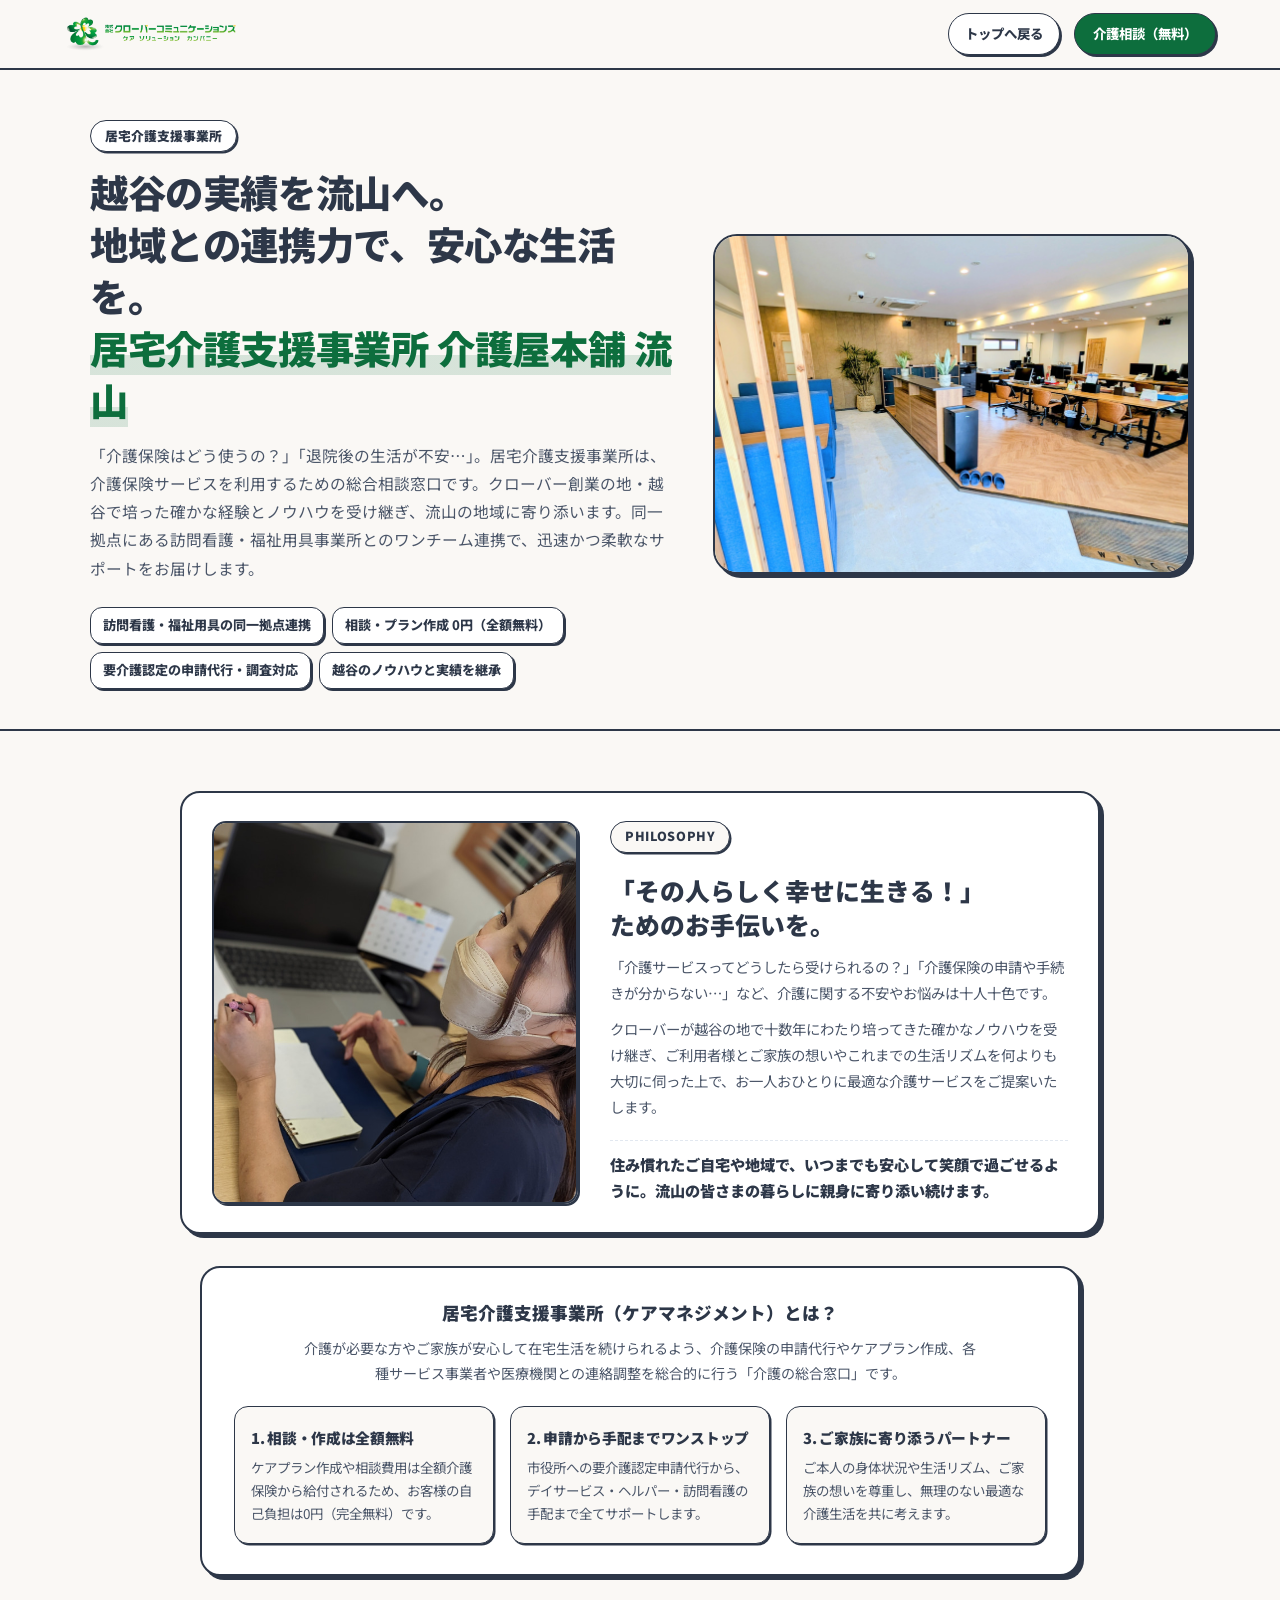
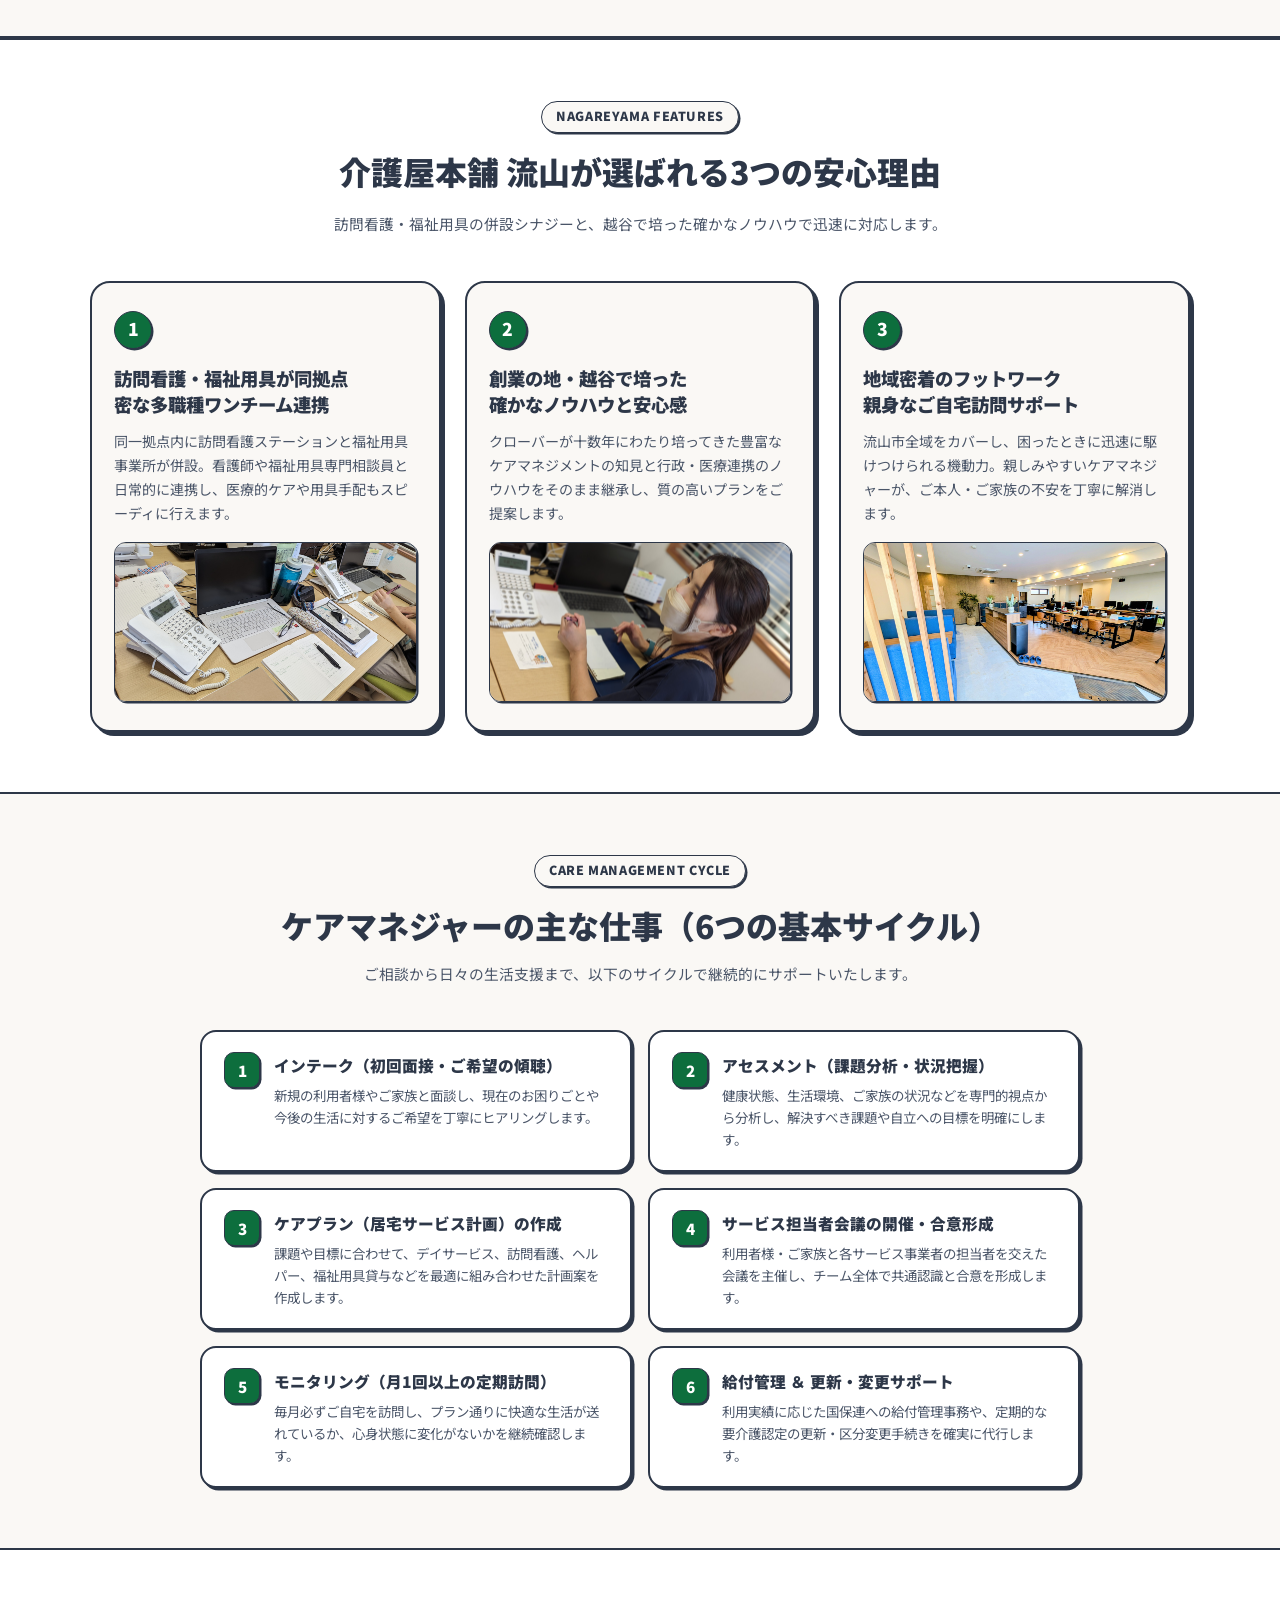
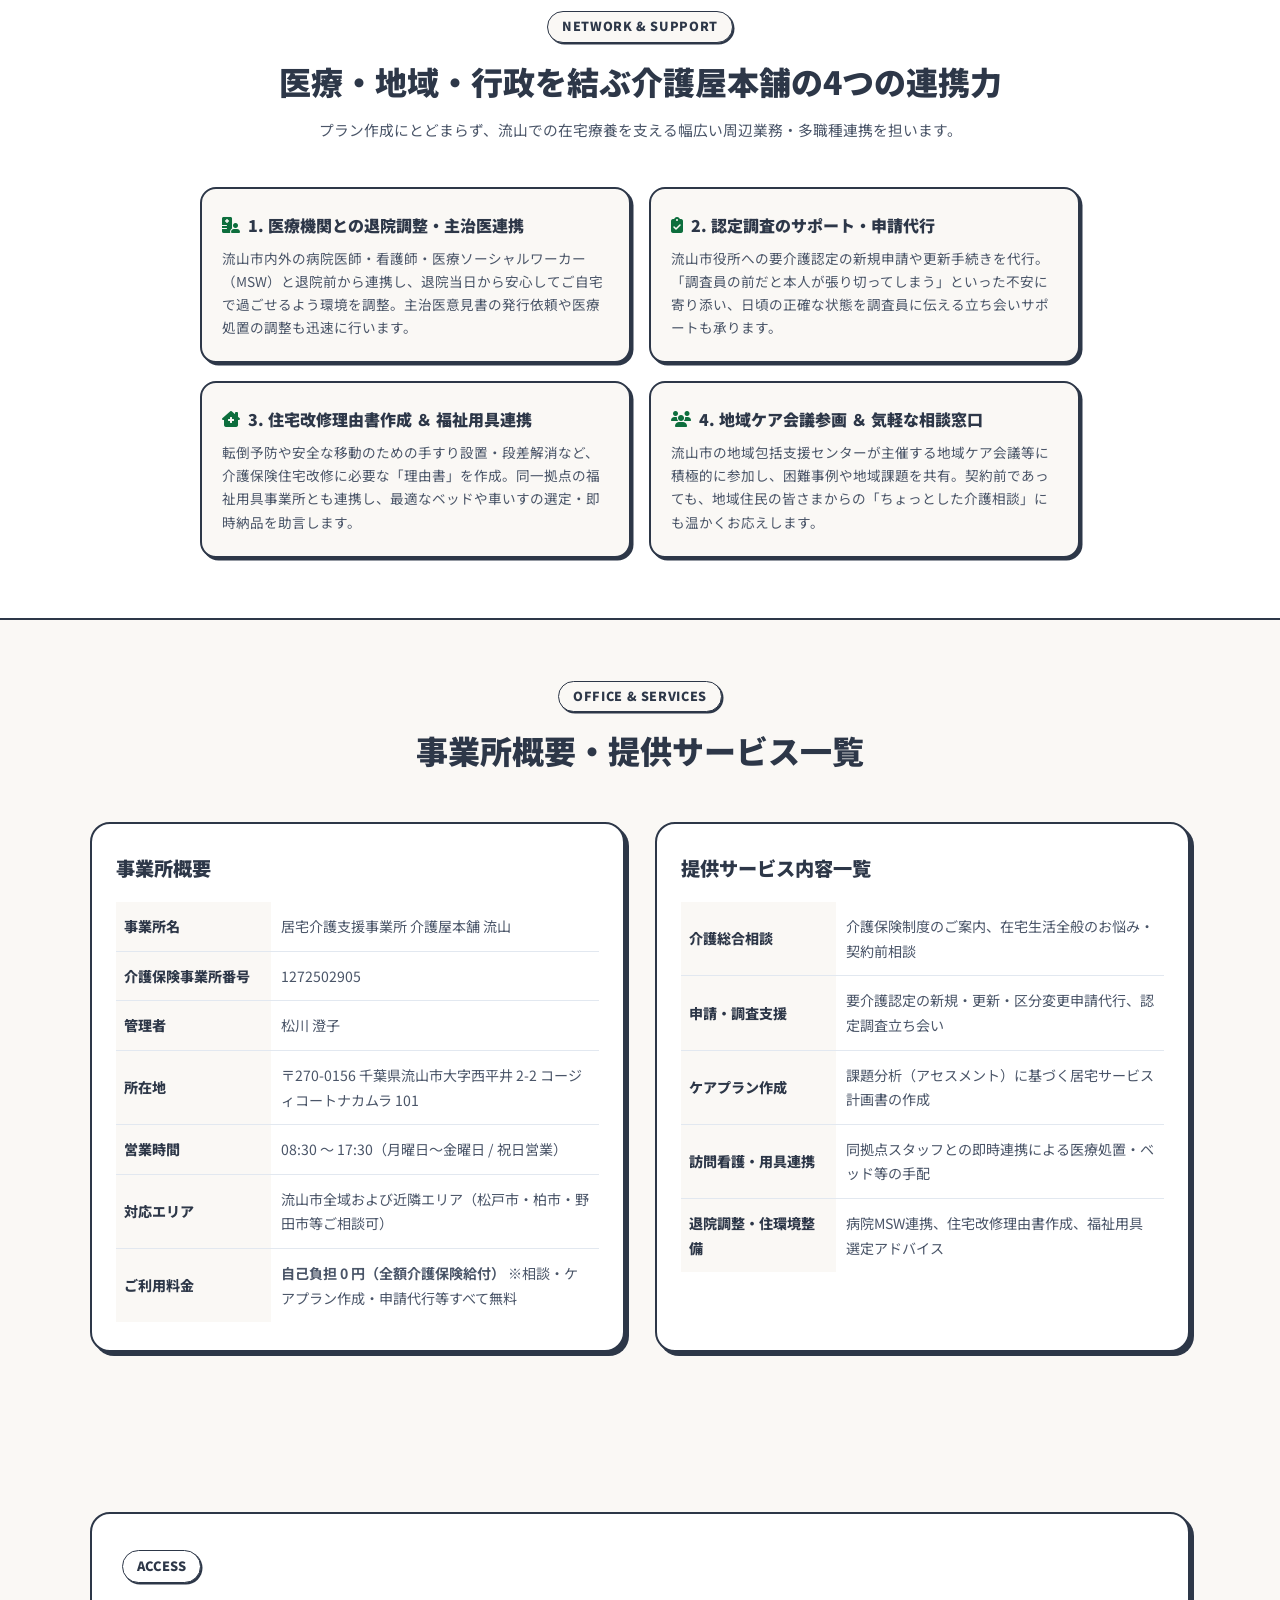
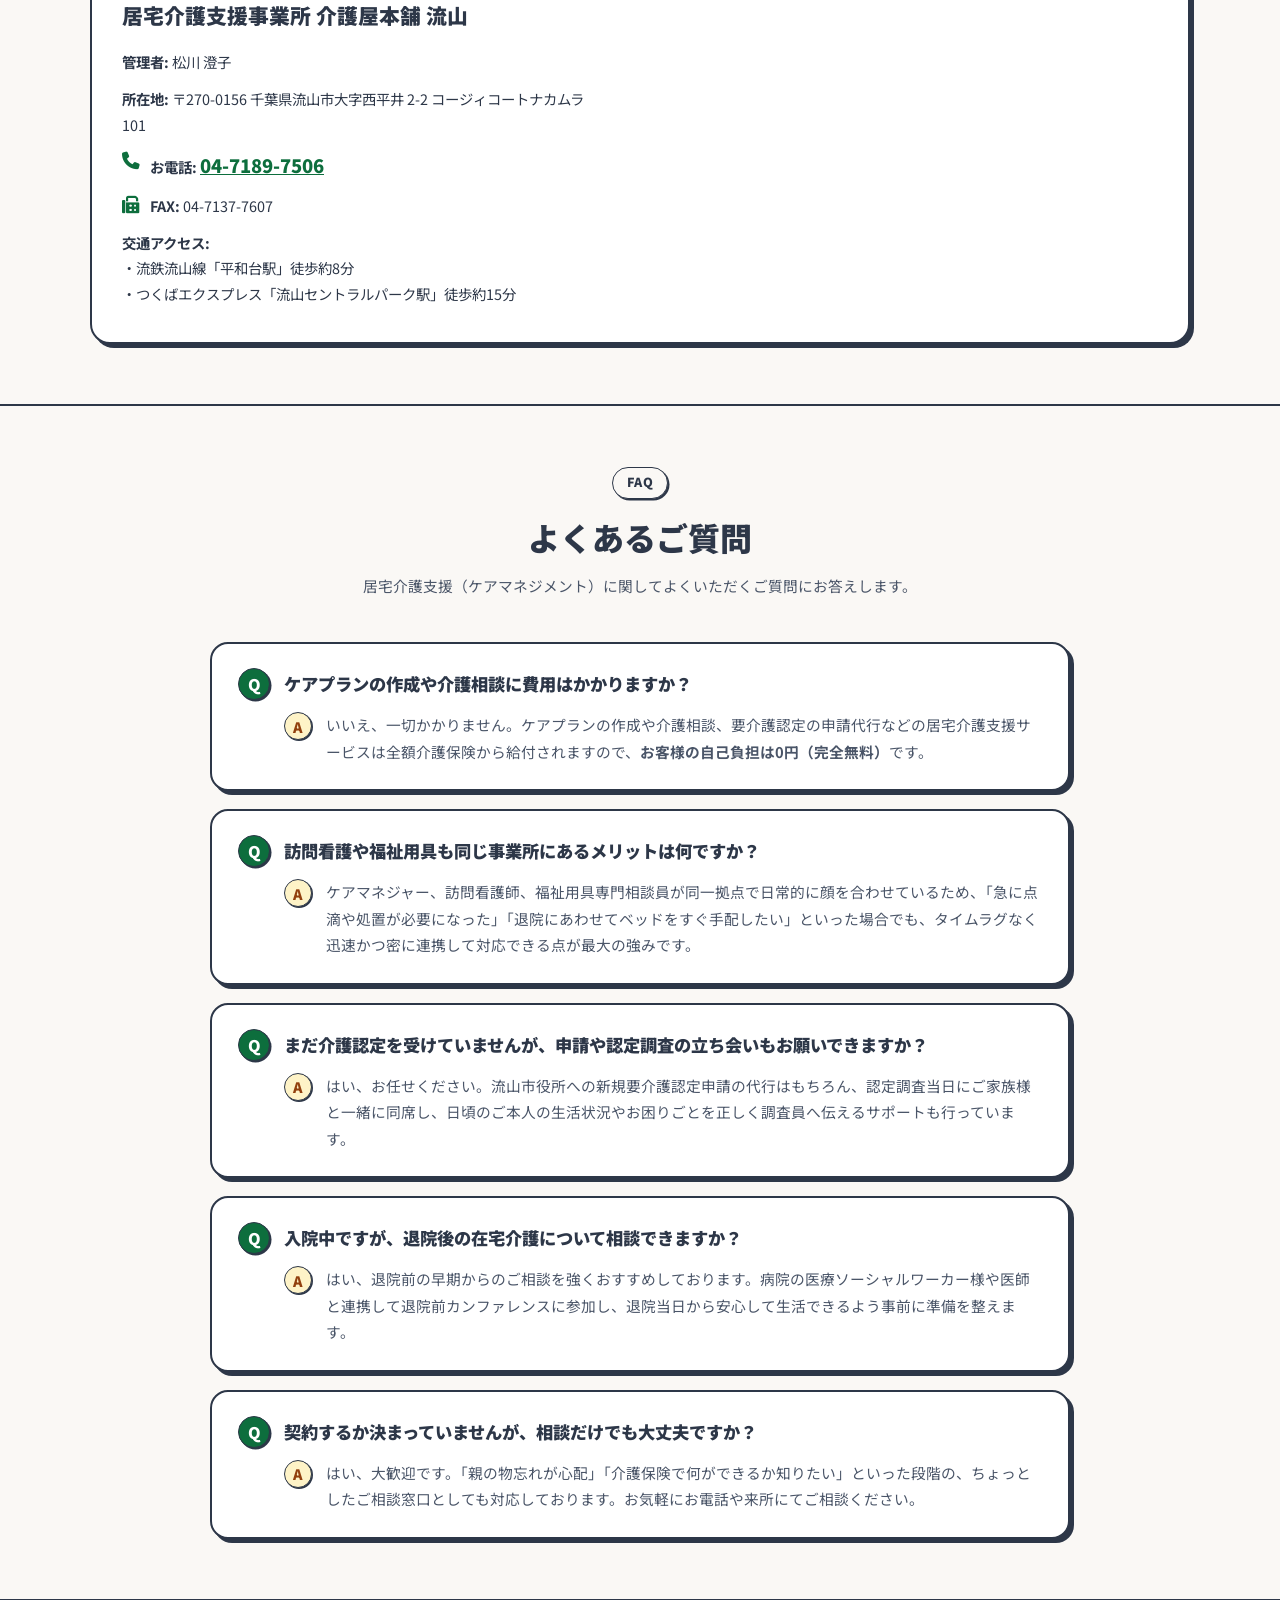
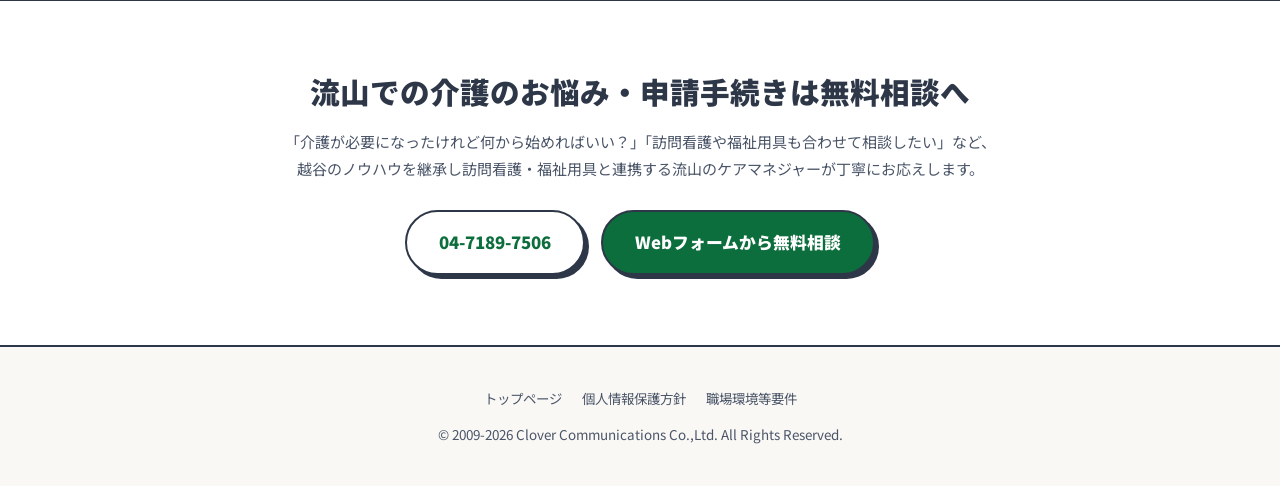
<file: service-kyotaku-nagareyama.html>
<!DOCTYPE html>
<html lang="ja">
<head>
    <meta charset="UTF-8">
    <meta name="viewport" content="width=device-width, initial-scale=1.0">
    <title>居宅介護支援事業所 介護屋本舗 流山 | 株式会社クローバーコミュニケーションズ（千葉県流山市）</title>
    <meta name="description" content="千葉県流山市西平井の「居宅介護支援事業所 介護屋本舗 流山」公式ページ。越谷で培った確かな実績とノウハウを受け継ぎ、同一拠点に併設された訪問看護・福祉用具との密な連携力で迅速対応。介護保険の申請代行やケアプラン作成を全額無料で承ります。">
    
    <!-- Google Fonts -->
    <link rel="preconnect" href="https://fonts.googleapis.com">
    <link rel="preconnect" href="https://fonts.gstatic.com" crossorigin>
    <link href="https://fonts.googleapis.com/css2?family=Noto+Sans+JP:wght@400;500;700;800;900&family=Shippori+Mincho:wght@600;800&family=Zen+Maru+Gothic:wght@700;900&display=swap" rel="stylesheet">
    
    <!-- FontAwesome -->
    <link rel="stylesheet" href="https://cdnjs.cloudflare.com/ajax/libs/font-awesome/6.4.0/css/all.min.css">
    
    <link rel="stylesheet" href="service.css">
    <style>
        /* フィロソフィーグリッド */
        .kyotaku-philosophy-grid {
            display: grid;
            grid-template-columns: 1fr 1.25fr;
            gap: 32px;
            background: #FFFFFF;
            border: 2px solid var(--border-dark);
            border-radius: 20px;
            padding: 28px 30px;
            box-shadow: var(--shadow-solid);
            align-items: stretch;
            max-width: 920px;
            margin: 0 auto;
        }
        .kyotaku-philosophy-photo {
            width: 100%;
            height: 100%;
            min-height: 260px;
            border-radius: 14px;
            overflow: hidden;
            border: 2px solid var(--border-dark);
            box-shadow: 2px 2px 0px var(--border-dark);
        }
        .kyotaku-philosophy-photo img {
            width: 100%;
            height: 100%;
            object-fit: cover;
        }
        .kyotaku-philosophy-text {
            color: var(--text-main);
            display: flex;
            flex-direction: column;
            justify-content: center;
        }
        .kyotaku-philosophy-title {
            font-size: clamp(1.2rem, 2.1vw, 1.55rem);
            font-weight: 900;
            color: var(--text-main);
            margin: 8px 0 12px;
            line-height: 1.4;
        }
        .kyotaku-philosophy-p {
            font-size: 0.9rem;
            line-height: 1.8;
            color: var(--text-muted);
            margin-bottom: 10px;
        }
        .kyotaku-philosophy-lead {
            font-size: 0.95rem;
            font-weight: 900;
            color: var(--text-main);
            line-height: 1.75;
            margin-top: 10px;
            padding-top: 10px;
            border-top: 1.5px dashed #E2E8F0;
        }

        /* 居宅解説ボックス */
        .kyotaku-guide-card {
            background: #FFFFFF;
            border: 2px solid var(--border-dark);
            border-radius: 20px;
            padding: 30px 32px;
            box-shadow: var(--shadow-solid);
            max-width: 880px;
            margin: 32px auto 0;
        }
        .kyotaku-guide-grid {
            display: grid;
            grid-template-columns: repeat(3, 1fr);
            gap: 16px;
            margin-top: 20px;
        }
        .kyotaku-guide-item {
            background: #FAF8F5;
            border: 1.5px solid var(--border-dark);
            border-radius: 14px;
            padding: 18px 16px;
            box-shadow: 1.5px 1.5px 0px var(--border-dark);
        }
        .kyotaku-guide-item h4 {
            font-size: 0.92rem;
            font-weight: 900;
            color: var(--text-main);
            margin-bottom: 6px;
            letter-spacing: -0.02em;
        }
        .kyotaku-guide-item p {
            font-size: 0.84rem;
            color: var(--text-muted);
            line-height: 1.7;
            margin: 0;
        }

        /* 6つの仕事ステップグリッド (2カラム) */
        .cycle-step-grid {
            display: grid;
            grid-template-columns: repeat(2, 1fr);
            gap: 16px;
            max-width: 880px;
            margin: 24px auto 0;
        }
        .cycle-step-card {
            background: #FFFFFF;
            border: 2px solid var(--border-dark);
            border-radius: 16px;
            padding: 20px 22px;
            box-shadow: var(--shadow-solid-sm);
            display: flex;
            gap: 14px;
            align-items: flex-start;
            transition: all 0.2s ease;
        }
        .cycle-step-card:hover {
            transform: translateY(-2px);
            box-shadow: var(--shadow-solid);
        }
        .cycle-num-badge {
            display: inline-flex;
            align-items: center;
            justify-content: center;
            width: 36px;
            height: 36px;
            background: var(--primary);
            color: #FFFFFF;
            font-weight: 900;
            font-size: 0.95rem;
            border-radius: 10px;
            border: 1.5px solid var(--border-dark);
            box-shadow: 1.5px 1.5px 0px var(--border-dark);
            flex-shrink: 0;
        }
        .cycle-body h4 {
            font-size: 0.98rem;
            font-weight: 900;
            color: var(--text-main);
            margin-bottom: 4px;
        }
        .cycle-body p {
            font-size: 0.84rem;
            color: var(--text-muted);
            line-height: 1.65;
            margin: 0;
        }

        /* 4つの多職種連携力グリッド */
        .network-grid-4 {
            display: grid;
            grid-template-columns: repeat(2, 1fr);
            gap: 18px;
            max-width: 880px;
            margin: 24px auto 0;
        }
        .network-card-item {
            background: #FAF8F5;
            border: 2px solid var(--border-dark);
            border-radius: 16px;
            padding: 22px 20px;
            box-shadow: var(--shadow-solid-sm);
            position: relative;
        }
        .network-card-item h4 {
            font-size: 1rem;
            font-weight: 900;
            color: var(--text-main);
            margin-bottom: 8px;
            display: flex;
            align-items: center;
            gap: 8px;
        }
        .network-card-item p {
            font-size: 0.85rem;
            color: var(--text-muted);
            line-height: 1.7;
            margin: 0;
        }

        @media (max-width: 900px) {
            .kyotaku-philosophy-grid {
                grid-template-columns: 1fr;
                padding: 24px;
            }
            .kyotaku-philosophy-photo {
                height: 220px;
            }
            .kyotaku-guide-grid,
            .cycle-step-grid,
            .network-grid-4 {
                grid-template-columns: 1fr;
            }
        }

        /* ピル見出しの文字色を黒に統一 & フィロソフィー幅調整 */
        .hero-cat-tag, .section-sub-pill {
            color: #2D3748 !important;
            width: fit-content !important;
            align-self: flex-start !important;
        }
        .silver-philosophy-text .section-sub-pill,
        .fukurokuju-philosophy-text .section-sub-pill,
        .hareruya-philosophy-text .section-sub-pill,
        .kyotaku-philosophy-text .section-sub-pill,
        .yougu-philosophy-text .section-sub-pill {
            display: inline-flex !important;
            width: fit-content !important;
            align-self: flex-start !important;
            margin-bottom: 12px !important;
        }

    </style>
</head>
<body>

    <!-- Header -->
    <header class="service-header">
        <div class="service-header-container">
            <a href="index.html" class="service-header-logo">
                <img src="logo_fix-08.png" alt="株式会社クローバーコミュニケーションズ">
            </a>
            <div class="service-header-actions">
                <a href="index.html#services" class="btn-header-back">トップへ戻る</a>
                <a href="#contact" class="btn-header-contact">介護相談（無料）</a>
            </div>
        </div>
    </header>

    <!-- Hero Section -->
    <section class="service-hero">
        <div class="service-hero-container">
            <div class="service-hero-text">
                <span class="hero-cat-tag">居宅介護支援事業所</span>
                <h1 class="hero-main-h1">
                    越谷の実績を流山へ。<br>
                    地域との連携力で、安心な生活を。<br>
                    <span class="highlight-green">居宅介護支援事業所 介護屋本舗 流山</span>
                </h1>
                <p class="hero-desc">
                    「介護保険はどう使うの？」「退院後の生活が不安…」。居宅介護支援事業所は、介護保険サービスを利用するための総合相談窓口です。クローバー創業の地・越谷で培った確かな経験とノウハウを受け継ぎ、流山の地域に寄り添います。同一拠点にある訪問看護・福祉用具事業所とのワンチーム連携で、迅速かつ柔軟なサポートをお届けします。
                </p>
                <div class="hero-badges-row">
                    <div class="hero-badge-item">訪問看護・福祉用具の同一拠点連携</div>
                    <div class="hero-badge-item">相談・プラン作成 0円（全額無料）</div>
                    <div class="hero-badge-item">要介護認定の申請代行・調査対応</div>
                    <div class="hero-badge-item">越谷のノウハウと実績を継承</div>
                </div>
            </div>
            <div class="service-hero-photo-frame">
                <img src="kaigoyahonpo-nagareyama-main.jpg" alt="居宅介護支援事業所 介護屋本舗 流山 外観" class="service-hero-img">
            </div>
        </div>
    </section>

    <!-- Philosophy Section (写真入りエッセイ) -->
    <section class="service-points-section" style="background:#FAF8F5;">
        <div class="section-container">
            <div class="kyotaku-philosophy-grid">
                <div class="kyotaku-philosophy-photo">
                    <img src="kaigoyahonpo-nagareyama-staff.jpg" alt="流山事業所 笑顔で寄り添うケアマネジャースタッフ">
                </div>
                <div class="kyotaku-philosophy-text">
                    <span class="section-sub-pill">PHILOSOPHY</span>
                    <h2 class="kyotaku-philosophy-title">「その人らしく幸せに生きる！」<br>ためのお手伝いを。</h2>
                    <p class="kyotaku-philosophy-p">
                        「介護サービスってどうしたら受けられるの？」「介護保険の申請や手続きが分からない…」など、介護に関する不安やお悩みは十人十色です。
                    </p>
                    <p class="kyotaku-philosophy-p">
                        クローバーが越谷の地で十数年にわたり培ってきた確かなノウハウを受け継ぎ、ご利用者様とご家族の想いやこれまでの生活リズムを何よりも大切に伺った上で、お一人おひとりに最適な介護サービスをご提案いたします。
                    </p>
                    <p class="kyotaku-philosophy-lead">
                        住み慣れたご自宅や地域で、いつまでも安心して笑顔で過ごせるように。流山の皆さまの暮らしに親身に寄り添い続けます。
                    </p>
                </div>
            </div>

            <!-- 居宅介護支援事業所とは？（わかりやすい解説BOX） -->
            <div class="kyotaku-guide-card">
                <h3 style="font-size:1.1rem; font-weight:900; color:var(--text-main); text-align:center; margin-bottom:8px;">
                    居宅介護支援事業所（ケアマネジメント）とは？
                </h3>
                <p style="font-size:0.88rem; color:var(--text-muted); text-align:center; max-width:680px; margin:0 auto; line-height:1.75;">
                    介護が必要な方やご家族が安心して在宅生活を続けられるよう、介護保険の申請代行やケアプラン作成、各種サービス事業者や医療機関との連絡調整を総合的に行う「介護の総合窓口」です。
                </p>
                <div class="kyotaku-guide-grid">
                    <div class="kyotaku-guide-item">
                        <h4>1. 相談・作成は全額無料</h4>
                        <p>ケアプラン作成や相談費用は全額介護保険から給付されるため、お客様の自己負担は0円（完全無料）です。</p>
                    </div>
                    <div class="kyotaku-guide-item">
                        <h4>2. 申請から手配までワンストップ</h4>
                        <p>市役所への要介護認定申請代行から、デイサービス・ヘルパー・訪問看護の手配まで全てサポートします。</p>
                    </div>
                    <div class="kyotaku-guide-item">
                        <h4>3. ご家族に寄り添うパートナー</h4>
                        <p>ご本人の身体状況や生活リズム、ご家族の想いを尊重し、無理のない最適な介護生活を共に考えます。</p>
                    </div>
                </div>
            </div>
        </div>
    </section>

    <!-- 介護屋本舗 流山が選ばれる3つの理由 (写真入り3カラムカード) -->
    <section class="service-details-section" style="background:#FFFFFF; border-top:2px solid var(--border-dark); border-bottom:2px solid var(--border-dark);">
        <div class="section-container">
            <div class="section-title-box">
                <span class="section-sub-pill">NAGAREYAMA FEATURES</span>
                <h2 class="section-h2">介護屋本舗 流山が選ばれる3つの安心理由</h2>
                <p style="max-width:760px; margin:12px auto 0; font-size:0.92rem; color:var(--text-muted); line-height:1.75;">
                    訪問看護・福祉用具の併設シナジーと、越谷で培った確かなノウハウで迅速に対応します。
                </p>
            </div>

            <div class="points-grid-3">
                <div class="point-card">
                    <span class="point-card-num">1</span>
                    <h3>訪問看護・福祉用具が同拠点<br>密な多職種ワンチーム連携</h3>
                    <p>同一拠点内に訪問看護ステーションと福祉用具事業所が併設。看護師や福祉用具専門相談員と日常的に連携し、医療的ケアや用具手配もスピーディに行えます。</p>
                    <div class="point-card-img-box">
                        <img src="kaigoyahonpo-nagareyama-pc.jpg" alt="流山事業所 迅速な情報共有とケアプラン作成">
                    </div>
                </div>
                <div class="point-card">
                    <span class="point-card-num">2</span>
                    <h3>創業の地・越谷で培った<br>確かなノウハウと安心感</h3>
                    <p>クローバーが十数年にわたり培ってきた豊富なケアマネジメントの知見と行政・医療連携のノウハウをそのまま継承し、質の高いプランをご提案します。</p>
                    <div class="point-card-img-box">
                        <img src="kaigoyahonpo-nagareyama-staff.jpg" alt="流山事業所 笑顔のケアマネジャー">
                    </div>
                </div>
                <div class="point-card">
                    <span class="point-card-num">3</span>
                    <h3>地域密着のフットワーク<br>親身なご自宅訪問サポート</h3>
                    <p>流山市全域をカバーし、困ったときに迅速に駆けつけられる機動力。親しみやすいケアマネジャーが、ご本人・ご家族の不安を丁寧に解消します。</p>
                    <div class="point-card-img-box">
                        <img src="kaigoyahonpo-nagareyama-main.jpg" alt="流山事業所 地域密着の拠点">
                    </div>
                </div>
            </div>
        </div>
    </section>

    <!-- ケアマネジャーの主な仕事（6つの基本サイクル） -->
    <section class="service-details-section" style="background:#FAF8F5;">
        <div class="section-container">
            <div class="section-title-box">
                <span class="section-sub-pill">CARE MANAGEMENT CYCLE</span>
                <h2 class="section-h2">ケアマネジャーの主な仕事（6つの基本サイクル）</h2>
                <p style="font-size:0.92rem; color:var(--text-muted); margin-top:8px;">ご相談から日々の生活支援まで、以下のサイクルで継続的にサポートいたします。</p>
            </div>

            <div class="cycle-step-grid">
                <div class="cycle-step-card">
                    <span class="cycle-num-badge">1</span>
                    <div class="cycle-body">
                        <h4>インテーク（初回面接・ご希望の傾聴）</h4>
                        <p>新規の利用者様やご家族と面談し、現在のお困りごとや今後の生活に対するご希望を丁寧にヒアリングします。</p>
                    </div>
                </div>

                <div class="cycle-step-card">
                    <span class="cycle-num-badge">2</span>
                    <div class="cycle-body">
                        <h4>アセスメント（課題分析・状況把握）</h4>
                        <p>健康状態、生活環境、ご家族の状況などを専門的視点から分析し、解決すべき課題や自立への目標を明確にします。</p>
                    </div>
                </div>

                <div class="cycle-step-card">
                    <span class="cycle-num-badge">3</span>
                    <div class="cycle-body">
                        <h4>ケアプラン（居宅サービス計画）の作成</h4>
                        <p>課題や目標に合わせて、デイサービス、訪問看護、ヘルパー、福祉用具貸与などを最適に組み合わせた計画案を作成します。</p>
                    </div>
                </div>

                <div class="cycle-step-card">
                    <span class="cycle-num-badge">4</span>
                    <div class="cycle-body">
                        <h4>サービス担当者会議の開催・合意形成</h4>
                        <p>利用者様・ご家族と各サービス事業者の担当者を交えた会議を主催し、チーム全体で共通認識と合意を形成します。</p>
                    </div>
                </div>

                <div class="cycle-step-card">
                    <span class="cycle-num-badge">5</span>
                    <div class="cycle-body">
                        <h4>モニタリング（月1回以上の定期訪問）</h4>
                        <p>毎月必ずご自宅を訪問し、プラン通りに快適な生活が送れているか、心身状態に変化がないかを継続確認します。</p>
                    </div>
                </div>

                <div class="cycle-step-card">
                    <span class="cycle-num-badge">6</span>
                    <div class="cycle-body">
                        <h4>給付管理 ＆ 更新・変更サポート</h4>
                        <p>利用実績に応じた国保連への給付管理事務や、定期的な要介護認定の更新・区分変更手続きを確実に代行します。</p>
                    </div>
                </div>
            </div>
        </div>
    </section>

    <!-- 医療・地域・行政と結ぶ4つの連携力 (周辺業務) -->
    <section class="service-details-section" style="background:#FFFFFF; border-top:2px solid var(--border-dark); border-bottom:2px solid var(--border-dark);">
        <div class="section-container">
            <div class="section-title-box">
                <span class="section-sub-pill">NETWORK & SUPPORT</span>
                <h2 class="section-h2">医療・地域・行政を結ぶ介護屋本舗の4つの連携力</h2>
                <p style="font-size:0.92rem; color:var(--text-muted); margin-top:8px;">プラン作成にとどまらず、流山での在宅療養を支える幅広い周辺業務・多職種連携を担います。</p>
            </div>

            <div class="network-grid-4">
                <div class="network-card-item">
                    <h4><i class="fa-solid fa-hospital-user" style="color:var(--primary);"></i> 1. 医療機関との退院調整・主治医連携</h4>
                    <p>流山市内外の病院医師・看護師・医療ソーシャルワーカー（MSW）と退院前から連携し、退院当日から安心してご自宅で過ごせるよう環境を調整。主治医意見書の発行依頼や医療処置の調整も迅速に行います。</p>
                </div>

                <div class="network-card-item">
                    <h4><i class="fa-solid fa-clipboard-check" style="color:var(--primary);"></i> 2. 認定調査のサポート・申請代行</h4>
                    <p>流山市役所への要介護認定の新規申請や更新手続きを代行。「調査員の前だと本人が張り切ってしまう」といった不安に寄り添い、日頃の正確な状態を調査員に伝える立ち会いサポートも承ります。</p>
                </div>

                <div class="network-card-item">
                    <h4><i class="fa-solid fa-house-chimney-medical" style="color:var(--primary);"></i> 3. 住宅改修理由書作成 ＆ 福祉用具連携</h4>
                    <p>転倒予防や安全な移動のための手すり設置・段差解消など、介護保険住宅改修に必要な「理由書」を作成。同一拠点の福祉用具事業所とも連携し、最適なベッドや車いすの選定・即時納品を助言します。</p>
                </div>

                <div class="network-card-item">
                    <h4><i class="fa-solid fa-users" style="color:var(--primary);"></i> 4. 地域ケア会議参画 ＆ 気軽な相談窓口</h4>
                    <p>流山市の地域包括支援センターが主催する地域ケア会議等に積極的に参加し、困難事例や地域課題を共有。契約前であっても、地域住民の皆さまからの「ちょっとした介護相談」にも温かくお応えします。</p>
                </div>
            </div>
        </div>
    </section>

    <!-- Details Section (事業所概要 ＆ サービス一覧) -->
    <section class="service-details-section">
        <div class="section-container">
            <div class="section-title-box">
                <span class="section-sub-pill">OFFICE & SERVICES</span>
                <h2 class="section-h2">事業所概要・提供サービス一覧</h2>
            </div>

            <div class="details-block-grid">
                <div class="details-info-card">
                    <h3>事業所概要</h3>
                    <table class="spec-table">
                        <tr>
                            <th>事業所名</th>
                            <td>居宅介護支援事業所 介護屋本舗 流山</td>
                        </tr>
                        <tr>
                            <th>介護保険事業所番号</th>
                            <td>1272502905</td>
                        </tr>
                        <tr>
                            <th>管理者</th>
                            <td>松川 澄子</td>
                        </tr>
                        
                        <tr>
                            <th>所在地</th>
                            <td>〒270-0156 千葉県流山市大字西平井 2-2 コージィコートナカムラ 101</td>
                        </tr>
                        <tr>
                            <th>営業時間</th>
                            <td>08:30 〜 17:30（月曜日〜金曜日 / 祝日営業）</td>
                        </tr>
                        <tr>
                            <th>対応エリア</th>
                            <td>流山市全域および近隣エリア（松戸市・柏市・野田市等ご相談可）</td>
                        </tr>
                        <tr>
                            <th>ご利用料金</th>
                            <td><strong>自己負担 0 円（全額介護保険給付）</strong> ※相談・ケアプラン作成・申請代行等すべて無料</td>
                        </tr>
                    </table>
                </div>

                <div class="details-info-card">
                    <h3>提供サービス内容一覧</h3>
                    <table class="spec-table">
                        <tr>
                            <th>介護総合相談</th>
                            <td>介護保険制度のご案内、在宅生活全般のお悩み・契約前相談</td>
                        </tr>
                        <tr>
                            <th>申請・調査支援</th>
                            <td>要介護認定の新規・更新・区分変更申請代行、認定調査立ち会い</td>
                        </tr>
                        <tr>
                            <th>ケアプラン作成</th>
                            <td>課題分析（アセスメント）に基づく居宅サービス計画書の作成</td>
                        </tr>
                        <tr>
                            <th>訪問看護・用具連携</th>
                            <td>同拠点スタッフとの即時連携による医療処置・ベッド等の手配</td>
                        </tr>
                        <tr>
                            <th>退院調整・住環境整備</th>
                            <td>病院MSW連携、住宅改修理由書作成、福祉用具選定アドバイス</td>
                        </tr>
                    </table>
                </div>
            </div>
        </div>
    </section>

    <!-- 流山事業所アクセス案内 -->
    <section class="service-access-section">
        <div class="section-container">
            <div class="access-grid">
                <div class="access-info-panel">
                    <span class="hero-cat-tag">ACCESS</span>
                    <h3>居宅介護支援事業所 介護屋本舗 流山</h3>
                    <ul class="access-list">
                        <li>
                            <div><strong>管理者:</strong> 松川 澄子</div>
                        </li>
                        <li>
                            <div><strong>所在地:</strong> 〒270-0156 千葉県流山市大字西平井 2-2 コージィコートナカムラ 101</div>
                        </li>
                        <li>
                            <i class="fa-solid fa-phone"></i>
                            <div><strong>お電話:</strong> <a href="tel:04-7189-7506" style="color:var(--primary); font-weight:900; font-size:1.15rem;">04-7189-7506</a></div>
                        </li>
                        <li>
                            <i class="fa-solid fa-fax"></i>
                            <div><strong>FAX:</strong> 04-7137-7607</div>
                        </li>
                        <li>
                            <div>
                                <strong>交通アクセス:</strong><br>
                                ・流鉄流山線「平和台駅」徒歩約8分<br>
                                ・つくばエクスプレス「流山セントラルパーク駅」徒歩約15分
                            </div>
                        </li>
                    </ul>
                </div>
                <div class="access-map-panel">
                    <iframe 
                        src="https://maps.google.com/maps?q=千葉県流山市大字西平井2-2&output=embed&z=15" 
                        loading="lazy" 
                        title="介護屋本舗 流山 Google Map">
                    </iframe>
                </div>
            </div>
        </div>
    </section>

    <!-- FAQ Section (SEO・AIO対策) -->
    <section class="service-faq-section">
        <div class="section-container">
            <div class="section-title-box">
                <span class="section-sub-pill">FAQ</span>
                <h2 class="section-h2">よくあるご質問</h2>
                <p style="font-size:0.92rem; color:var(--text-muted); margin-top:8px;">居宅介護支援（ケアマネジメント）に関してよくいただくご質問にお答えします。</p>
            </div>

            <div class="faq-list-container">
                <div class="faq-card-item">
                    <div class="faq-q-row">
                        <span class="faq-q-badge">Q</span>
                        <h3 class="faq-q-title">ケアプランの作成や介護相談に費用はかかりますか？</h3>
                    </div>
                    <div class="faq-a-row">
                        <span class="faq-a-badge">A</span>
                        <p class="faq-a-text">
                            いいえ、一切かかりません。ケアプランの作成や介護相談、要介護認定の申請代行などの居宅介護支援サービスは全額介護保険から給付されますので、<strong>お客様の自己負担は0円（完全無料）</strong>です。
                        </p>
                    </div>
                </div>

                <div class="faq-card-item">
                    <div class="faq-q-row">
                        <span class="faq-q-badge">Q</span>
                        <h3 class="faq-q-title">訪問看護や福祉用具も同じ事業所にあるメリットは何ですか？</h3>
                    </div>
                    <div class="faq-a-row">
                        <span class="faq-a-badge">A</span>
                        <p class="faq-a-text">
                            ケアマネジャー、訪問看護師、福祉用具専門相談員が同一拠点で日常的に顔を合わせているため、「急に点滴や処置が必要になった」「退院にあわせてベッドをすぐ手配したい」といった場合でも、タイムラグなく迅速かつ密に連携して対応できる点が最大の強みです。
                        </p>
                    </div>
                </div>

                <div class="faq-card-item">
                    <div class="faq-q-row">
                        <span class="faq-q-badge">Q</span>
                        <h3 class="faq-q-title">まだ介護認定を受けていませんが、申請や認定調査の立ち会いもお願いできますか？</h3>
                    </div>
                    <div class="faq-a-row">
                        <span class="faq-a-badge">A</span>
                        <p class="faq-a-text">
                            はい、お任せください。流山市役所への新規要介護認定申請の代行はもちろん、認定調査当日にご家族様と一緒に同席し、日頃のご本人の生活状況やお困りごとを正しく調査員へ伝えるサポートも行っています。
                        </p>
                    </div>
                </div>

                <div class="faq-card-item">
                    <div class="faq-q-row">
                        <span class="faq-q-badge">Q</span>
                        <h3 class="faq-q-title">入院中ですが、退院後の在宅介護について相談できますか？</h3>
                    </div>
                    <div class="faq-a-row">
                        <span class="faq-a-badge">A</span>
                        <p class="faq-a-text">
                            はい、退院前の早期からのご相談を強くおすすめしております。病院の医療ソーシャルワーカー様や医師と連携して退院前カンファレンスに参加し、退院当日から安心して生活できるよう事前に準備を整えます。
                        </p>
                    </div>
                </div>

                <div class="faq-card-item">
                    <div class="faq-q-row">
                        <span class="faq-q-badge">Q</span>
                        <h3 class="faq-q-title">契約するか決まっていませんが、相談だけでも大丈夫ですか？</h3>
                    </div>
                    <div class="faq-a-row">
                        <span class="faq-a-badge">A</span>
                        <p class="faq-a-text">
                            はい、大歓迎です。「親の物忘れが心配」「介護保険で何ができるか知りたい」といった段階の、ちょっとしたご相談窓口としても対応しております。お気軽にお電話や来所にてご相談ください。
                        </p>
                    </div>
                </div>
            </div>
        </div>
    </section>

    <!-- CTA Section -->
    <section class="service-cta-section" id="contact">
        <div class="cta-box-inner">
            <h2>流山での介護のお悩み・申請手続きは無料相談へ</h2>
            <p>「介護が必要になったけれど何から始めればいい？」「訪問看護や福祉用具も合わせて相談したい」など、越谷のノウハウを継承し訪問看護・福祉用具と連携する流山のケアマネジャーが丁寧にお応えします。</p>
            <div class="cta-buttons-row">
                <a href="tel:04-7189-7506" class="btn-cta-tel">04-7189-7506</a>
                <a href="index.html#contact" class="btn-cta-mail">Webフォームから無料相談</a>
            </div>
        </div>
    </section>

    <!-- Footer -->
    <footer class="service-footer">
        <div style="margin-bottom:12px; display:flex; justify-content:center; gap:20px; flex-wrap:wrap; font-size:0.84rem;">
            <a href="index.html" style="color:var(--text-muted); text-decoration:none;">トップページ</a>
            <!-- <a href="recruit.html" style="color:var(--text-muted, #718096); text-decoration:none;">採用情報</a> -->
            <a href="privacy.html" style="color:var(--text-muted); text-decoration:none;">個人情報保護方針</a>
            <a href="workplace.html" style="color:var(--text-muted); text-decoration:none;">職場環境等要件</a>
        </div>
        <p>&copy; 2009-2026 Clover Communications Co.,Ltd. All Rights Reserved.</p>
    </footer>

</body>
</html>
</file>
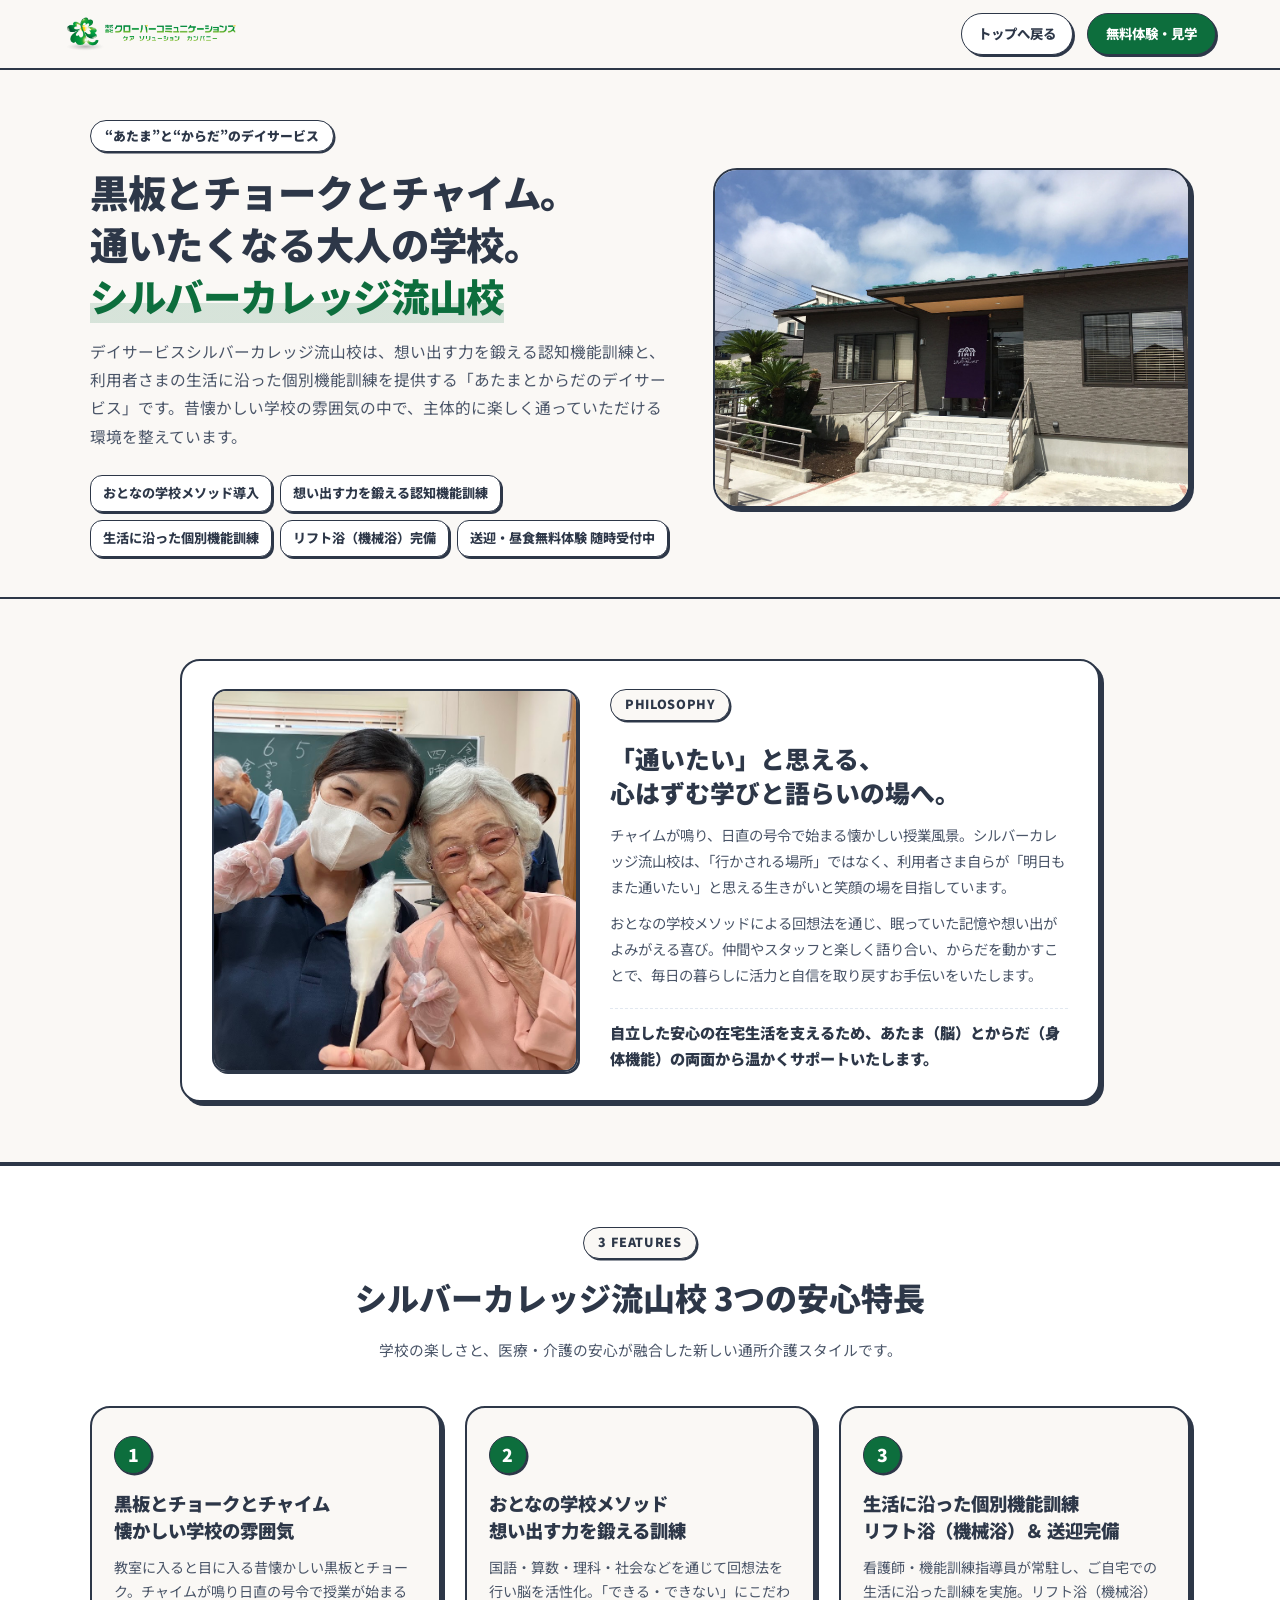
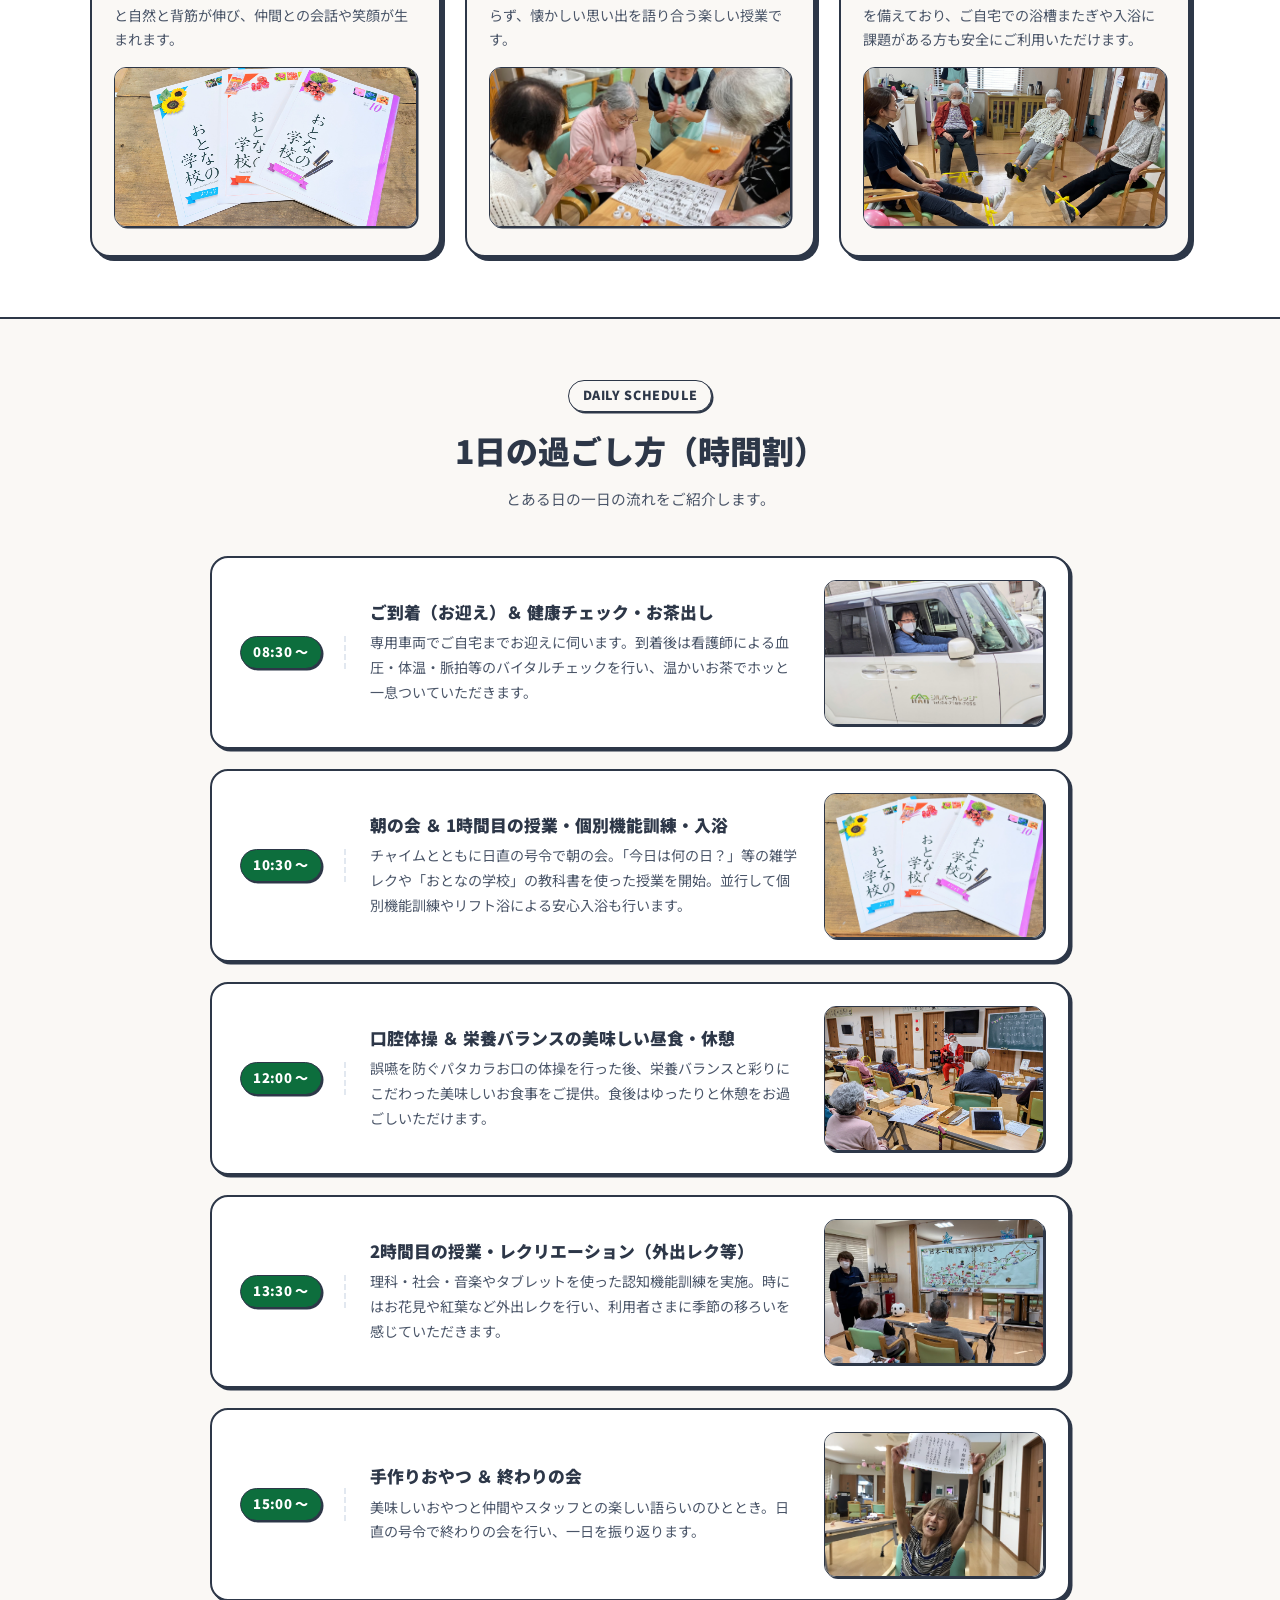
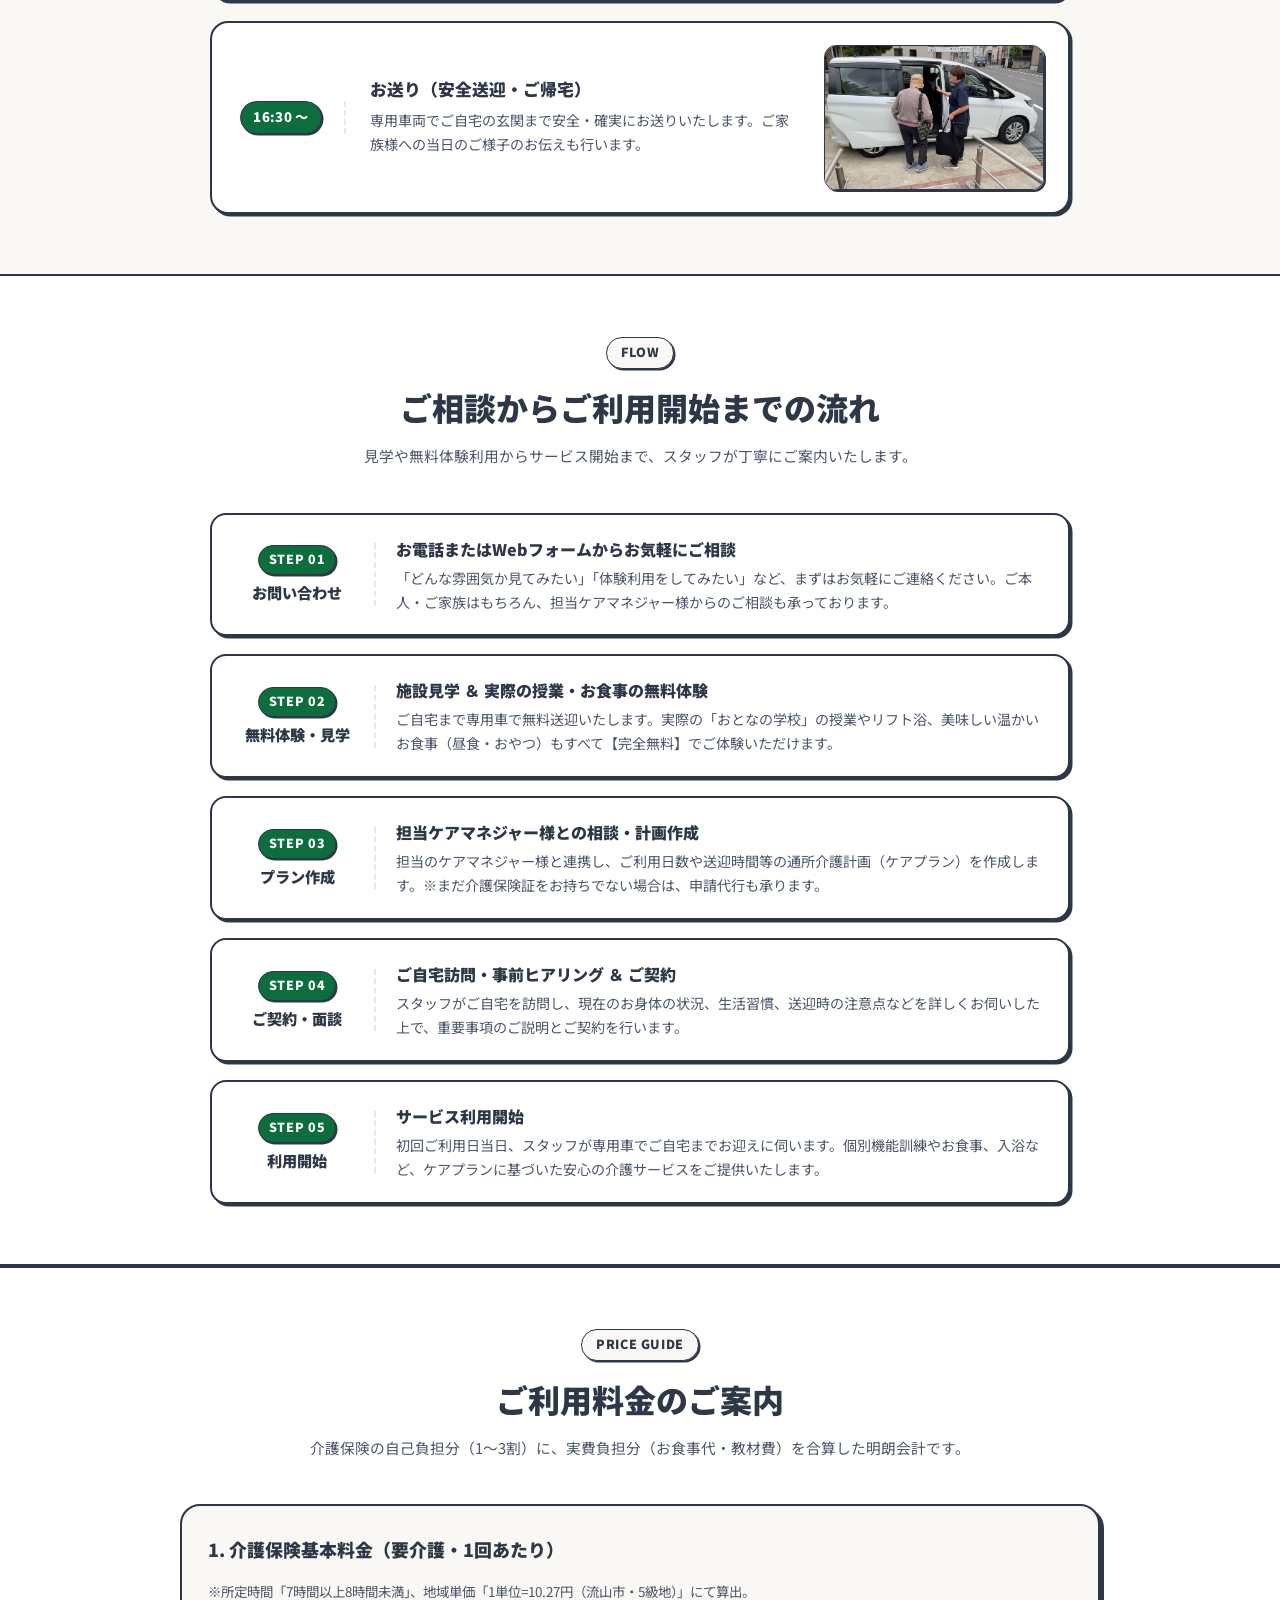
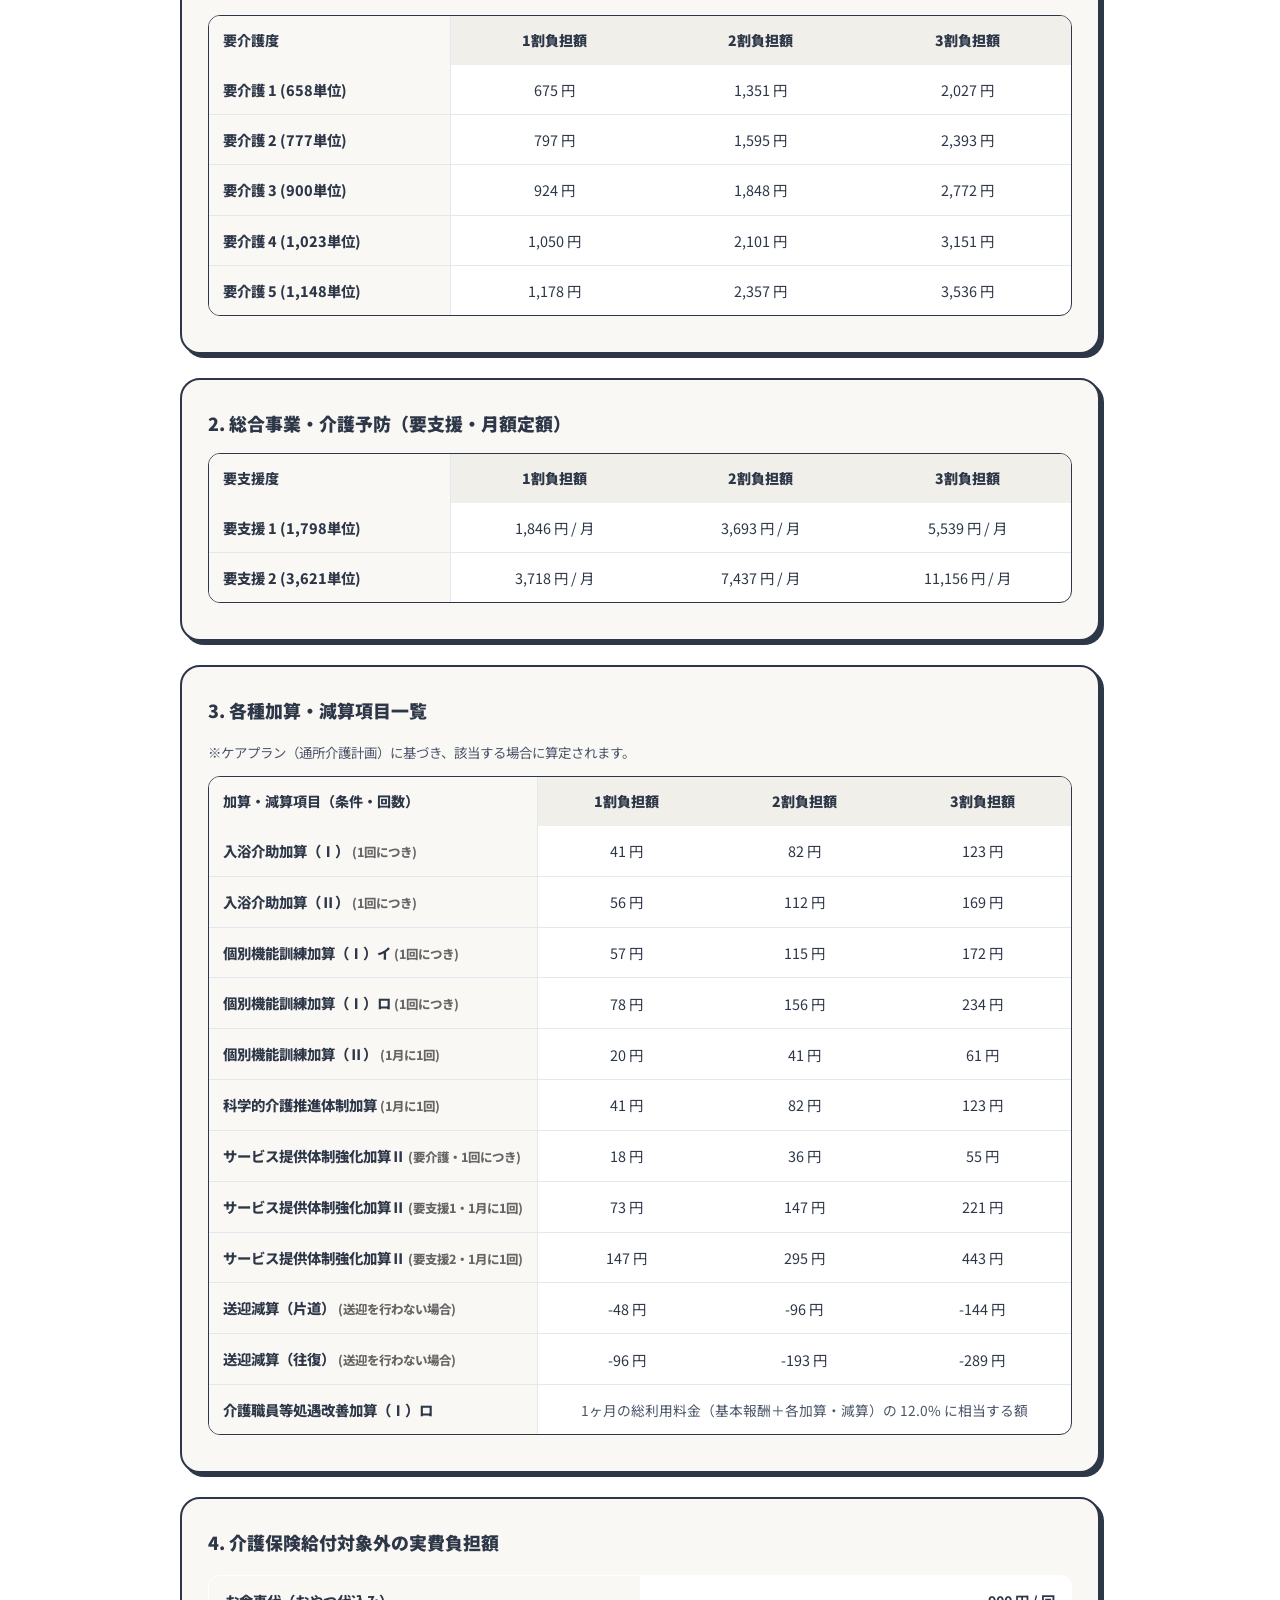
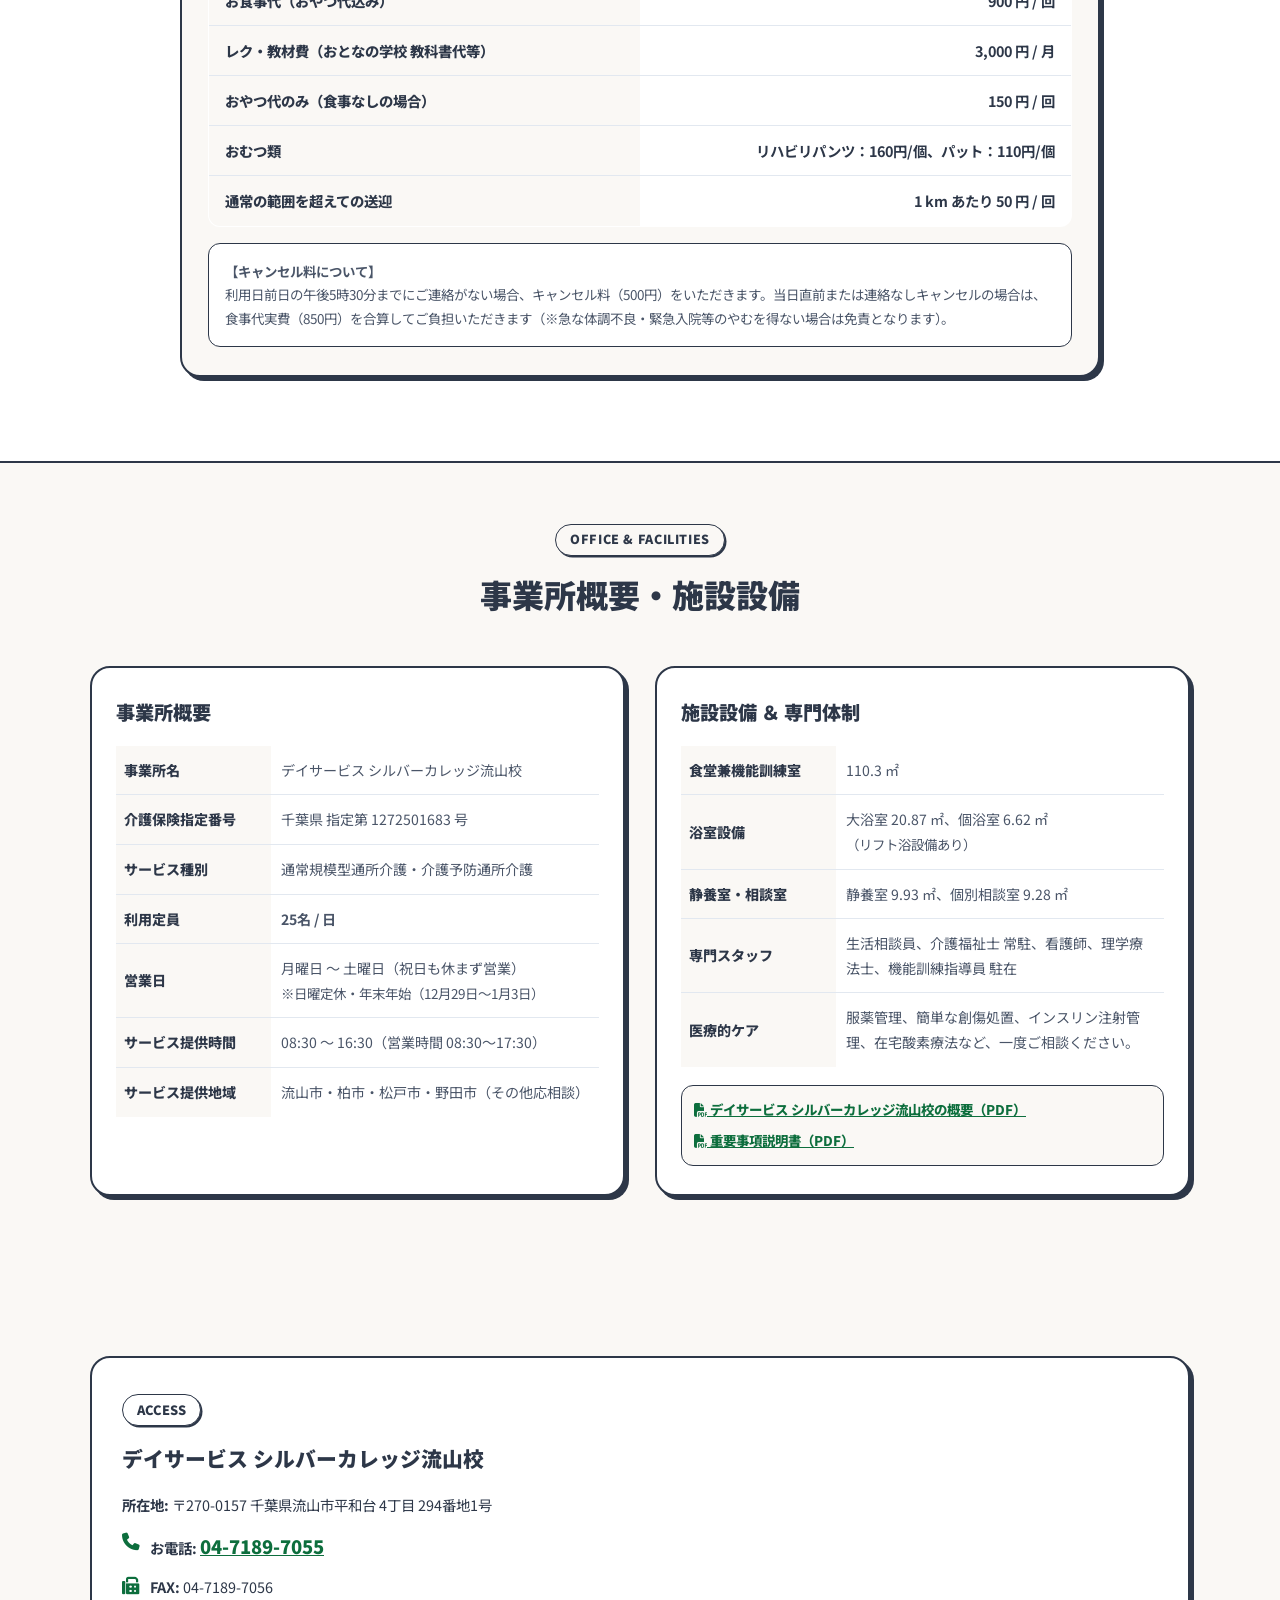
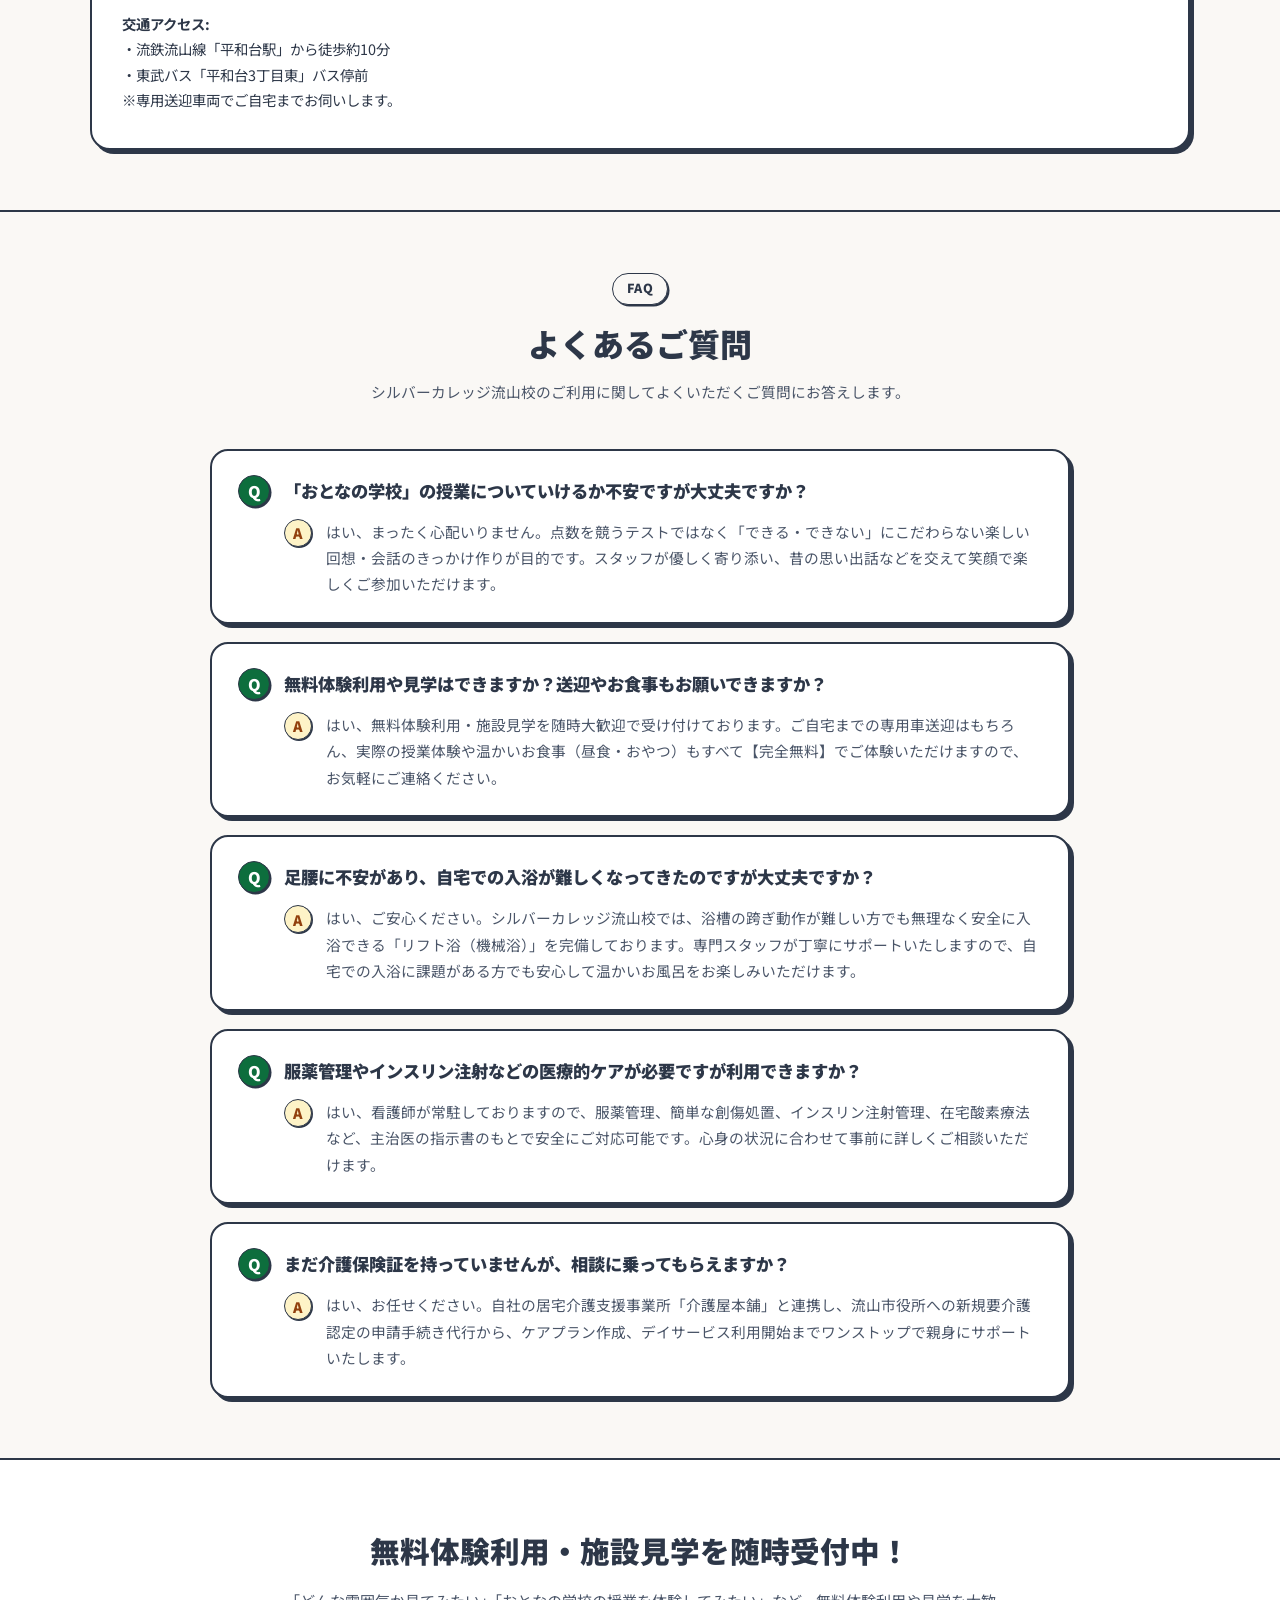
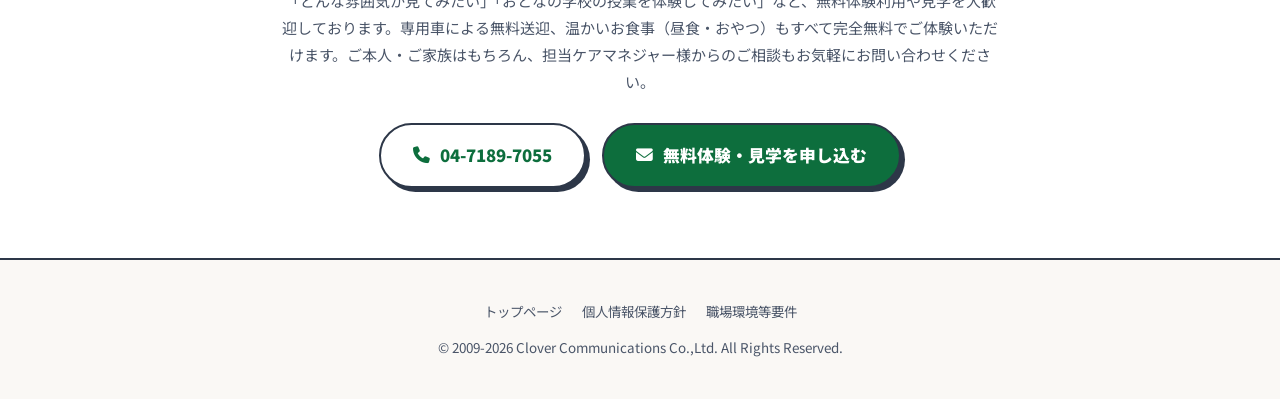
<file: service-silvercollege.html>
<!DOCTYPE html>
<html lang="ja">
<head>
    <meta charset="UTF-8">
    <meta name="viewport" content="width=device-width, initial-scale=1.0">
    <title>デイサービス シルバーカレッジ流山校 | 株式会社クローバーコミュニケーションズ（千葉県流山市平和台）</title>
    <meta name="description" content="千葉県流山市平和台の「デイサービス シルバーカレッジ流山校」公式ページ。黒板とチョークとチャイム、おとなの学校メソッドを取り入れた想い出す力を鍛える認知機能訓練と生活機能訓練。リフト浴（機械浴）完備・安心送迎。無料体験受付中。">
    
    <!-- Google Fonts -->
    <link rel="preconnect" href="https://fonts.googleapis.com">
    <link rel="preconnect" href="https://fonts.gstatic.com" crossorigin>
    <link href="https://fonts.googleapis.com/css2?family=Noto+Sans+JP:wght@400;500;700;800;900&family=Shippori+Mincho:wght@600;800&family=Zen+Maru+Gothic:wght@700;900&display=swap" rel="stylesheet">
    
    <!-- FontAwesome -->
    <link rel="stylesheet" href="https://cdnjs.cloudflare.com/ajax/libs/font-awesome/6.4.0/css/all.min.css">
    
    <link rel="stylesheet" href="service.css">
    <style>
        /* フィロソフィーグリッド */
        .silver-philosophy-grid {
            display: grid;
            grid-template-columns: 1fr 1.25fr;
            gap: 32px;
            background: #FFFFFF;
            border: 2px solid var(--border-dark);
            border-radius: 20px;
            padding: 28px 30px;
            box-shadow: var(--shadow-solid);
            align-items: stretch;
            max-width: 920px;
            margin: 0 auto;
        }
        .silver-philosophy-photo {
            width: 100%;
            height: 100%;
            min-height: 260px;
            border-radius: 14px;
            overflow: hidden;
            border: 2px solid var(--border-dark);
            box-shadow: 2px 2px 0px var(--border-dark);
        }
        .silver-philosophy-photo img {
            width: 100%;
            height: 100%;
            object-fit: cover;
        }
        .silver-philosophy-text {
            color: var(--text-main);
            display: flex;
            flex-direction: column;
            justify-content: center;
        }
        .silver-philosophy-title {
            font-size: clamp(1.2rem, 2.1vw, 1.55rem);
            font-weight: 900;
            color: var(--text-main);
            margin: 8px 0 12px;
            line-height: 1.4;
        }
        .silver-philosophy-p {
            font-size: 0.9rem;
            line-height: 1.8;
            color: var(--text-muted);
            margin-bottom: 10px;
        }
        .silver-philosophy-lead {
            font-size: 0.95rem;
            font-weight: 900;
            color: var(--text-main);
            line-height: 1.75;
            margin-top: 10px;
            padding-top: 10px;
            border-top: 1.5px dashed #E2E8F0;
        }

        /* 縦型タイムライン・スケジュールリスト */
        .schedule-timeline-list {
            display: flex;
            flex-direction: column;
            gap: 20px;
            max-width: 860px;
            margin: 28px auto 0;
        }
        .schedule-timeline-row {
            display: grid;
            grid-template-columns: 110px 1fr 220px;
            gap: 24px;
            background: #FFFFFF;
            border: 2px solid var(--border-dark);
            border-radius: 18px;
            padding: 22px 24px;
            box-shadow: var(--shadow-solid-sm);
            align-items: center;
            transition: all 0.2s ease;
        }
        .schedule-timeline-row:hover {
            transform: translateX(4px);
            box-shadow: var(--shadow-solid);
        }
        .schedule-time-col {
            text-align: center;
            border-right: 2px dashed #E2E8F0;
            padding-right: 18px;
        }
        .schedule-time-pill {
            display: inline-block;
            background: var(--primary);
            color: #FFFFFF;
            border: 1.5px solid var(--border-dark);
            box-shadow: 1.5px 1.5px 0px var(--border-dark);
            font-weight: 900;
            font-size: 0.82rem;
            padding: 4px 12px;
            border-radius: 20px;
            letter-spacing: 0.03em;
            white-space: nowrap;
        }
        .schedule-body-col h4 {
            font-size: 1.05rem;
            font-weight: 900;
            color: var(--text-main);
            margin-bottom: 6px;
            line-height: 1.4;
        }
        .schedule-body-col p {
            font-size: 0.88rem;
            color: var(--text-muted);
            line-height: 1.75;
            margin: 0;
        }
        .schedule-photo-col {
            width: 220px;
            height: 145px;
            border-radius: 12px;
            overflow: hidden;
            border: 1.5px solid var(--border-dark);
            box-shadow: 2px 2px 0px var(--border-dark);
            flex-shrink: 0;
        }
        .schedule-photo-col img {
            width: 100%;
            height: 100%;
            object-fit: cover;
        }

        @media (max-width: 900px) {
            .schedule-timeline-row {
                grid-template-columns: 1fr;
                gap: 16px;
                padding: 20px 18px;
            }
            .schedule-time-col {
                border-right: none;
                border-bottom: 1.5px dashed #E2E8F0;
                padding-right: 0;
                padding-bottom: 10px;
                text-align: left;
            }
            .schedule-photo-col {
                width: 100%;
                height: 180px;
            }
        }

        /* 料金表用タブ・スタイル */
        .price-section-container {
            max-width: 920px;
            margin: 0 auto;
        }
        .price-box-wrapper {
            background: #FAF8F5;
            border: 2px solid var(--border-dark);
            border-radius: 20px;
            padding: 28px 26px;
            box-shadow: var(--shadow-solid);
            margin-bottom: 24px;
        }
        .price-sub-heading {
            font-size: 1.12rem;
            font-weight: 900;
            color: var(--text-main);
            margin-bottom: 14px;
            display: flex;
            align-items: center;
            gap: 8px;
        }
        .table-responsive-box {
            width: 100%;
            overflow-x: auto;
            -webkit-overflow-scrolling: touch;
            margin-bottom: 8px;
            border-radius: 12px;
            border: 1.5px solid var(--border-dark);
            background: #FFFFFF;
        }
        .price-matrix-table {
            width: 100%;
            border-collapse: collapse;
            min-width: 580px;
        }
        .price-matrix-table th,
        .price-matrix-table td {
            padding: 12px 14px;
            font-size: 0.9rem;
            border-bottom: 1px solid #E2E8F0;
            text-align: center;
            white-space: nowrap;
        }
        .price-matrix-table th:first-child {
            text-align: left;
            font-weight: 800;
            background: #FAF8F5;
            border-right: 1px solid #E2E8F0;
            width: 28%;
        }
        .price-matrix-table thead th {
            background: #F1EFEA;
            color: var(--text-main);
            font-weight: 900;
            font-size: 0.88rem;
            border-bottom: 1.5px solid var(--border-dark);
            text-align: center;
        }
        .price-matrix-table tr:last-child th,
        .price-matrix-table tr:last-child td {
            border-bottom: none;
        }
        .price-matrix-table td strong {
            font-size: 0.95rem;
            color: var(--text-main);
            font-weight: 700;
        }

        @media (max-width: 900px) {
            .silver-philosophy-grid,
            .schedule-grid {
                grid-template-columns: 1fr;
            }
            .silver-philosophy-photo {
                height: 220px;
            }
        }

        /* STEPフローカード (FLOW) */
        .step-flow-list {
            display: flex;
            flex-direction: column;
            gap: 18px;
            max-width: 860px;
            margin: 24px auto 0;
        }
        .step-flow-card {
            display: grid;
            grid-template-columns: 140px 1fr;
            background: #FFFFFF;
            border: 2px solid var(--border-dark);
            border-radius: 16px;
            padding: 20px 24px;
            box-shadow: var(--shadow-solid-sm);
            align-items: center;
            gap: 20px;
            transition: all 0.2s ease;
        }
        .step-flow-card:hover {
            transform: translateX(4px);
            box-shadow: var(--shadow-solid);
        }
        .step-badge-col {
            text-align: center;
            border-right: 2px dashed #E2E8F0;
            padding-right: 16px;
        }
        .step-badge-num {
            display: inline-block;
            font-size: 0.78rem;
            font-weight: 900;
            color: #FFFFFF;
            background: var(--primary);
            border: 1.5px solid var(--border-dark);
            box-shadow: 1.5px 1.5px 0px var(--border-dark);
            padding: 3px 10px;
            border-radius: 20px;
            letter-spacing: 0.05em;
            margin-bottom: 4px;
        }
        .step-badge-name {
            font-size: 0.95rem;
            font-weight: 900;
            color: var(--text-main);
            display: block;
        }
        .step-body-col h4 {
            font-size: 1rem;
            font-weight: 900;
            color: var(--text-main);
            margin-bottom: 4px;
        }
        .step-body-col p {
            font-size: 0.88rem;
            color: var(--text-muted);
            line-height: 1.7;
            margin: 0;
        }

        @media (max-width: 768px) {
            .step-flow-card {
                grid-template-columns: 1fr;
                gap: 12px;
                padding: 16px;
            }
            .step-badge-col {
                border-right: none;
                border-bottom: 1.5px dashed #E2E8F0;
                padding-right: 0;
                padding-bottom: 8px;
                text-align: left;
                display: flex;
                align-items: center;
                gap: 10px;
            }
            .step-badge-num {
                margin-bottom: 0;
            }
        }

        /* ピル見出しの文字色を黒に統一 & フィロソフィー幅調整 */
        .hero-cat-tag, .section-sub-pill {
            color: #2D3748 !important;
            width: fit-content !important;
            align-self: flex-start !important;
        }
        .silver-philosophy-text .section-sub-pill,
        .fukurokuju-philosophy-text .section-sub-pill,
        .hareruya-philosophy-text .section-sub-pill,
        .kyotaku-philosophy-text .section-sub-pill,
        .yougu-philosophy-text .section-sub-pill {
            display: inline-flex !important;
            width: fit-content !important;
            align-self: flex-start !important;
            margin-bottom: 12px !important;
        }

    </style>
</head>
<body>

    <!-- Header -->
    <header class="service-header">
        <div class="service-header-container">
            <a href="index.html" class="service-header-logo">
                <img src="logo_fix-08.png" alt="株式会社クローバーコミュニケーションズ">
            </a>
            <div class="service-header-actions">
                <a href="index.html#services" class="btn-header-back">トップへ戻る</a>
                <a href="#contact" class="btn-header-contact">無料体験・見学</a>
            </div>
        </div>
    </header>

    <!-- Hero Section -->
    <section class="service-hero">
        <div class="service-hero-container">
            <div class="service-hero-text">
                <span class="hero-cat-tag">“あたま”と“からだ”のデイサービス</span>
                <h1 class="hero-main-h1">
                    黒板とチョークとチャイム。<br>
                    通いたくなる大人の学校。<br>
                    <span class="highlight-green">シルバーカレッジ流山校</span>
                </h1>
                <p class="hero-desc">
                    デイサービスシルバーカレッジ流山校は、想い出す力を鍛える認知機能訓練と、利用者さまの生活に沿った個別機能訓練を提供する「あたまとからだのデイサービス」です。昔懐かしい学校の雰囲気の中で、主体的に楽しく通っていただける環境を整えています。
                </p>
                <div class="hero-badges-row">
                    <div class="hero-badge-item">おとなの学校メソッド導入</div>
                    <div class="hero-badge-item">想い出す力を鍛える認知機能訓練</div>
                    <div class="hero-badge-item">生活に沿った個別機能訓練</div>
                    <div class="hero-badge-item">リフト浴（機械浴）完備</div>
                    <div class="hero-badge-item">送迎・昼食無料体験 随時受付中</div>
                </div>
            </div>
            <div class="service-hero-photo-frame">
                <img src="silver-exterior.jpg" alt="デイサービス シルバーカレッジ流山校 外観" class="service-hero-img">
            </div>
        </div>
    </section>

    <!-- Philosophy Section (写真入りエッセイ) -->
    <section class="service-points-section" style="background:#FAF8F5;">
        <div class="section-container">
            <div class="silver-philosophy-grid">
                <div class="silver-philosophy-photo">
                    <img src="silver-staff.jpg" alt="シルバーカレッジ流山校 笑顔あふれるスタッフ">
                </div>
                <div class="silver-philosophy-text">
                    <span class="section-sub-pill">PHILOSOPHY</span>
                    <h2 class="silver-philosophy-title">「通いたい」と思える、<br>心はずむ学びと語らいの場へ。</h2>
                    <p class="silver-philosophy-p">
                        チャイムが鳴り、日直の号令で始まる懐かしい授業風景。シルバーカレッジ流山校は、「行かされる場所」ではなく、利用者さま自らが「明日もまた通いたい」と思える生きがいと笑顔の場を目指しています。
                    </p>
                    <p class="silver-philosophy-p">
                        おとなの学校メソッドによる回想法を通じ、眠っていた記憶や想い出がよみがえる喜び。仲間やスタッフと楽しく語り合い、からだを動かすことで、毎日の暮らしに活力と自信を取り戻すお手伝いをいたします。
                    </p>
                    <p class="silver-philosophy-lead">
                        自立した安心の在宅生活を支えるため、あたま（脳）とからだ（身体機能）の両面から温かくサポートいたします。
                    </p>
                </div>
            </div>
        </div>
    </section>

    <!-- Points Section (3大特徴) -->
    <section class="service-details-section" style="background:#FFFFFF; border-top:2px solid var(--border-dark); border-bottom:2px solid var(--border-dark);">
        <div class="section-container">
            <div class="section-title-box">
                <span class="section-sub-pill">3 FEATURES</span>
                <h2 class="section-h2">シルバーカレッジ流山校 3つの安心特長</h2>
                <p style="max-width:760px; margin:12px auto 0; font-size:0.92rem; color:var(--text-muted); line-height:1.75;">
                    学校の楽しさと、医療・介護の安心が融合した新しい通所介護スタイルです。
                </p>
            </div>

            <div class="points-grid-3">
                <div class="point-card">
                    <span class="point-card-num">1</span>
                    <h3>黒板とチョークとチャイム<br>懐かしい学校の雰囲気</h3>
                    <p>教室に入ると目に入る昔懐かしい黒板とチョーク。チャイムが鳴り日直の号令で授業が始まると自然と背筋が伸び、仲間との会話や笑顔が生まれます。</p>
                    <div class="point-card-img-box">
                        <img src="silver-textbook.jpg" alt="おとなの学校 教科書を使った授業風景">
                    </div>
                </div>
                <div class="point-card">
                    <span class="point-card-num">2</span>
                    <h3>おとなの学校メソッド<br>想い出す力を鍛える訓練</h3>
                    <p>国語・算数・理科・社会などを通じて回想法を行い脳を活性化。「できる・できない」にこだわらず、懐かしい思い出を語り合う楽しい授業です。</p>
                    <div class="point-card-img-box">
                        <img src="silver-brain-training.jpg" alt="想い出す力を鍛える認知機能訓練">
                    </div>
                </div>
                <div class="point-card">
                    <span class="point-card-num">3</span>
                    <h3>生活に沿った個別機能訓練<br>リフト浴（機械浴）＆ 送迎完備</h3>
                    <p>看護師・機能訓練指導員が常駐し、ご自宅での生活に沿った訓練を実施。リフト浴（機械浴）を備えており、ご自宅での浴槽またぎや入浴に課題がある方も安全にご利用いただけます。</p>
                    <div class="point-card-img-box">
                        <img src="silver-training.jpg" alt="生活に沿った個別機能訓練">
                    </div>
                </div>
            </div>
        </div>
    </section>

    <!-- 1日の過ごし方・スケジュール (写真付きタイムラインリスト) -->
    <section class="service-details-section" style="background:#FAF8F5;">
        <div class="section-container">
            <div class="section-title-box">
                <span class="section-sub-pill">DAILY SCHEDULE</span>
                <h2 class="section-h2">1日の過ごし方（時間割）</h2>
                <p style="font-size:0.92rem; color:var(--text-muted); margin-top:8px;">とある日の一日の流れをご紹介します。</p>
            </div>

            <div class="schedule-timeline-list">
                <!-- STEP 1 -->
                <div class="schedule-timeline-row">
                    <div class="schedule-time-col">
                        <span class="schedule-time-pill">08:30 〜</span>
                    </div>
                    <div class="schedule-body-col">
                        <h4>ご到着（お迎え）＆ 健康チェック・お茶出し</h4>
                        <p>専用車両でご自宅までお迎えに伺います。到着後は看護師による血圧・体温・脈拍等のバイタルチェックを行い、温かいお茶でホッと一息ついていただきます。</p>
                    </div>
                    <div class="schedule-photo-col">
                        <img src="silver-car.jpg" alt="シルバーカレッジ流山校 送迎車両">
                    </div>
                </div>

                <!-- STEP 2 -->
                <div class="schedule-timeline-row">
                    <div class="schedule-time-col">
                        <span class="schedule-time-pill">10:30 〜</span>
                    </div>
                    <div class="schedule-body-col">
                        <h4>朝の会 ＆ 1時間目の授業・個別機能訓練・入浴</h4>
                        <p>チャイムとともに日直の号令で朝の会。「今日は何の日？」等の雑学レクや「おとなの学校」の教科書を使った授業を開始。並行して個別機能訓練やリフト浴による安心入浴も行います。</p>
                    </div>
                    <div class="schedule-photo-col">
                        <img src="silver-textbook.jpg" alt="おとなの学校 教科書を使った授業">
                    </div>
                </div>

                <!-- STEP 3 -->
                <div class="schedule-timeline-row">
                    <div class="schedule-time-col">
                        <span class="schedule-time-pill">12:00 〜</span>
                    </div>
                    <div class="schedule-body-col">
                        <h4>口腔体操 ＆ 栄養バランスの美味しい昼食・休憩</h4>
                        <p>誤嚥を防ぐパタカラお口の体操を行った後、栄養バランスと彩りにこだわった美味しいお食事をご提供。食後はゆったりと休憩をお過ごしいただけます。</p>
                    </div>
                    <div class="schedule-photo-col">
                        <img src="silver-main.jpg" alt="シルバーカレッジ 教室フロア">
                    </div>
                </div>

                <!-- STEP 4 -->
                <div class="schedule-timeline-row">
                    <div class="schedule-time-col">
                        <span class="schedule-time-pill">13:30 〜</span>
                    </div>
                    <div class="schedule-body-col">
                        <h4>2時間目の授業・レクリエーション（外出レク等）</h4>
                        <p>理科・社会・音楽やタブレットを使った認知機能訓練を実施。時にはお花見や紅葉など外出レクを行い、利用者さまに季節の移ろいを感じていただきます。</p>
                    </div>
                    <div class="schedule-photo-col">
                        <img src="silver-recreation.jpg" alt="2時間目の授業・レクリエーション">
                    </div>
                </div>

                <!-- STEP 5 -->
                <div class="schedule-timeline-row">
                    <div class="schedule-time-col">
                        <span class="schedule-time-pill">15:00 〜</span>
                    </div>
                    <div class="schedule-body-col">
                        <h4>手作りおやつ ＆ 終わりの会</h4>
                        <p>美味しいおやつと仲間やスタッフとの楽しい語らいのひととき。日直の号令で終わりの会を行い、一日を振り返ります。</p>
                    </div>
                    <div class="schedule-photo-col">
                        <img src="silver-award.png" alt="シルバーカレッジ おやつ・表彰・終わりの会">
                    </div>
                </div>

                <!-- STEP 6 -->
                <div class="schedule-timeline-row">
                    <div class="schedule-time-col">
                        <span class="schedule-time-pill">16:30 〜</span>
                    </div>
                    <div class="schedule-body-col">
                        <h4>お送り（安全送迎・ご帰宅）</h4>
                        <p>専用車両でご自宅の玄関まで安全・確実にお送りいたします。ご家族様への当日のご様子のお伝えも行います。</p>
                    </div>
                    <div class="schedule-photo-col">
                        <img src="silver-car2.jpg" alt="シルバーカレッジ流山校 送迎風景">
                    </div>
                </div>
            </div>
        </div>
    </section>

    <!-- ご利用までの流れ (FLOW - STEP 01〜05) -->
    <section class="service-details-section" style="background:#FFFFFF; border-top:2px solid var(--border-dark); border-bottom:2px solid var(--border-dark);">
        <div class="section-container">
            <div class="section-title-box">
                <span class="section-sub-pill">FLOW</span>
                <h2 class="section-h2">ご相談からご利用開始までの流れ</h2>
                <p style="font-size:0.92rem; color:var(--text-muted); margin-top:8px;">見学や無料体験利用からサービス開始まで、スタッフが丁寧にご案内いたします。</p>
            </div>

            <div class="step-flow-list">
                <div class="step-flow-card">
                    <div class="step-badge-col">
                        <span class="step-badge-num">STEP 01</span>
                        <span class="step-badge-name">お問い合わせ</span>
                    </div>
                    <div class="step-body-col">
                        <h4>お電話またはWebフォームからお気軽にご相談</h4>
                        <p>「どんな雰囲気か見てみたい」「体験利用をしてみたい」など、まずはお気軽にご連絡ください。ご本人・ご家族はもちろん、担当ケアマネジャー様からのご相談も承っております。</p>
                    </div>
                </div>

                <div class="step-flow-card">
                    <div class="step-badge-col">
                        <span class="step-badge-num">STEP 02</span>
                        <span class="step-badge-name">無料体験・見学</span>
                    </div>
                    <div class="step-body-col">
                        <h4>施設見学 ＆ 実際の授業・お食事の無料体験</h4>
                        <p>ご自宅まで専用車で無料送迎いたします。実際の「おとなの学校」の授業やリフト浴、美味しい温かいお食事（昼食・おやつ）もすべて【完全無料】でご体験いただけます。</p>
                    </div>
                </div>

                <div class="step-flow-card">
                    <div class="step-badge-col">
                        <span class="step-badge-num">STEP 03</span>
                        <span class="step-badge-name">プラン作成</span>
                    </div>
                    <div class="step-body-col">
                        <h4>担当ケアマネジャー様との相談・計画作成</h4>
                        <p>担当のケアマネジャー様と連携し、ご利用日数や送迎時間等の通所介護計画（ケアプラン）を作成します。※まだ介護保険証をお持ちでない場合は、申請代行も承ります。</p>
                    </div>
                </div>

                <div class="step-flow-card">
                    <div class="step-badge-col">
                        <span class="step-badge-num">STEP 04</span>
                        <span class="step-badge-name">ご契約・面談</span>
                    </div>
                    <div class="step-body-col">
                        <h4>ご自宅訪問・事前ヒアリング ＆ ご契約</h4>
                        <p>スタッフがご自宅を訪問し、現在のお身体の状況、生活習慣、送迎時の注意点などを詳しくお伺いした上で、重要事項のご説明とご契約を行います。</p>
                    </div>
                </div>

                <div class="step-flow-card">
                    <div class="step-badge-col">
                        <span class="step-badge-num">STEP 05</span>
                        <span class="step-badge-name">利用開始</span>
                    </div>
                    <div class="step-body-col">
                        <h4>サービス利用開始</h4>
                        <p>初回ご利用日当日、スタッフが専用車でご自宅までお迎えに伺います。個別機能訓練やお食事、入浴など、ケアプランに基づいた安心の介護サービスをご提供いたします。</p>
                    </div>
                </div>
            </div>
        </div>
    </section>

    <!-- Price Section (重要事項説明書に完全準拠した見やすい料金表) -->
    <section class="service-price-section">
        <div class="section-container">
            <div class="section-title-box">
                <span class="section-sub-pill">PRICE GUIDE</span>
                <h2 class="section-h2">ご利用料金のご案内</h2>
                <p style="font-size:0.92rem; color:var(--text-muted); margin-top:8px;">
                    介護保険の自己負担分（1〜3割）に、実費負担分（お食事代・教材費）を合算した明朗会計です。
                </p>
            </div>

            <div class="price-section-container">
                <!-- 1. 介護保険給付対象サービス（要介護・1回あたり） -->
                <div class="price-box-wrapper">
                    <h3 class="price-sub-heading">1. 介護保険基本料金（要介護・1回あたり）</h3>
                    <p style="font-size:0.84rem; color:var(--text-muted); margin-bottom:12px;">
                        ※所定時間「7時間以上8時間未満」、地域単価「1単位=10.27円（流山市・5級地）」にて算出。
                    </p>
                    <div class="table-responsive-box">
                        <table class="price-matrix-table">
                            <thead>
                                <tr>
                                    <th>要介護度</th>
                                    <th style="width:24%;">1割負担額</th>
                                    <th style="width:24%;">2割負担額</th>
                                    <th style="width:24%;">3割負担額</th>
                                </tr>
                            </thead>
                            <tbody>
                                <tr>
                                    <th>要介護 1 (658単位)</th>
                                    <td>675 円</td>
                                    <td>1,351 円</td>
                                    <td>2,027 円</td>
                                </tr>
                                <tr>
                                    <th>要介護 2 (777単位)</th>
                                    <td>797 円</td>
                                    <td>1,595 円</td>
                                    <td>2,393 円</td>
                                </tr>
                                <tr>
                                    <th>要介護 3 (900単位)</th>
                                    <td>924 円</td>
                                    <td>1,848 円</td>
                                    <td>2,772 円</td>
                                </tr>
                                <tr>
                                    <th>要介護 4 (1,023単位)</th>
                                    <td>1,050 円</td>
                                    <td>2,101 円</td>
                                    <td>3,151 円</td>
                                </tr>
                                <tr>
                                    <th>要介護 5 (1,148単位)</th>
                                    <td>1,178 円</td>
                                    <td>2,357 円</td>
                                    <td>3,536 円</td>
                                </tr>
                            </tbody>
                        </table>
                    </div>
                </div>

                <!-- 2. 総合事業（要支援・月額定額報酬） -->
                <div class="price-box-wrapper">
                    <h3 class="price-sub-heading">2. 総合事業・介護予防（要支援・月額定額）</h3>
                    <div class="table-responsive-box">
                        <table class="price-matrix-table">
                            <thead>
                                <tr>
                                    <th>要支援度</th>
                                    <th style="width:24%;">1割負担額</th>
                                    <th style="width:24%;">2割負担額</th>
                                    <th style="width:24%;">3割負担額</th>
                                </tr>
                            </thead>
                            <tbody>
                                <tr>
                                    <th>要支援 1 (1,798単位)</th>
                                    <td>1,846 円 / 月</td>
                                    <td>3,693 円 / 月</td>
                                    <td>5,539 円 / 月</td>
                                </tr>
                                <tr>
                                    <th>要支援 2 (3,621単位)</th>
                                    <td>3,718 円 / 月</td>
                                    <td>7,437 円 / 月</td>
                                    <td>11,156 円 / 月</td>
                                </tr>
                            </tbody>
                        </table>
                    </div>
                </div>

                <!-- 3. 主な加算・減算一覧 -->
                <div class="price-box-wrapper">
                    <h3 class="price-sub-heading">3. 各種加算・減算項目一覧</h3>
                    <p style="font-size:0.84rem; color:var(--text-muted); margin-bottom:12px;">
                        ※ケアプラン（通所介護計画）に基づき、該当する場合に算定されます。
                    </p>
                    <div class="table-responsive-box">
                        <table class="price-matrix-table">
                            <thead>
                                <tr>
                                    <th style="width:34%;">加算・減算項目（条件・回数）</th>
                                    <th style="width:22%;">1割負担額</th>
                                    <th style="width:22%;">2割負担額</th>
                                    <th style="width:22%;">3割負担額</th>
                                </tr>
                            </thead>
                            <tbody>
                                <tr>
                                    <th>入浴介助加算（Ⅰ） <span style="font-size:0.78rem; color:#666;">(1回につき)</span></th>
                                    <td>41 円</td>
                                    <td>82 円</td>
                                    <td>123 円</td>
                                </tr>
                                <tr>
                                    <th>入浴介助加算（Ⅱ） <span style="font-size:0.78rem; color:#666;">(1回につき)</span></th>
                                    <td>56 円</td>
                                    <td>112 円</td>
                                    <td>169 円</td>
                                </tr>
                                <tr>
                                    <th>個別機能訓練加算（Ⅰ）イ <span style="font-size:0.78rem; color:#666;">(1回につき)</span></th>
                                    <td>57 円</td>
                                    <td>115 円</td>
                                    <td>172 円</td>
                                </tr>
                                <tr>
                                    <th>個別機能訓練加算（Ⅰ）ロ <span style="font-size:0.78rem; color:#666;">(1回につき)</span></th>
                                    <td>78 円</td>
                                    <td>156 円</td>
                                    <td>234 円</td>
                                </tr>
                                <tr>
                                    <th>個別機能訓練加算（Ⅱ） <span style="font-size:0.78rem; color:#666;">(1月に1回)</span></th>
                                    <td>20 円</td>
                                    <td>41 円</td>
                                    <td>61 円</td>
                                </tr>
                                <tr>
                                    <th>科学的介護推進体制加算 <span style="font-size:0.78rem; color:#666;">(1月に1回)</span></th>
                                    <td>41 円</td>
                                    <td>82 円</td>
                                    <td>123 円</td>
                                </tr>
                                <tr>
                                    <th>サービス提供体制強化加算Ⅱ <span style="font-size:0.78rem; color:#666;">(要介護・1回につき)</span></th>
                                    <td>18 円</td>
                                    <td>36 円</td>
                                    <td>55 円</td>
                                </tr>
                                <tr>
                                    <th>サービス提供体制強化加算Ⅱ <span style="font-size:0.78rem; color:#666;">(要支援1・1月に1回)</span></th>
                                    <td>73 円</td>
                                    <td>147 円</td>
                                    <td>221 円</td>
                                </tr>
                                <tr>
                                    <th>サービス提供体制強化加算Ⅱ <span style="font-size:0.78rem; color:#666;">(要支援2・1月に1回)</span></th>
                                    <td>147 円</td>
                                    <td>295 円</td>
                                    <td>443 円</td>
                                </tr>
                                <tr>
                                    <th>送迎減算（片道） <span style="font-size:0.78rem; color:#666;">(送迎を行わない場合)</span></th>
                                    <td>-48 円</td>
                                    <td>-96 円</td>
                                    <td>-144 円</td>
                                </tr>
                                <tr>
                                    <th>送迎減算（往復） <span style="font-size:0.78rem; color:#666;">(送迎を行わない場合)</span></th>
                                    <td>-96 円</td>
                                    <td>-193 円</td>
                                    <td>-289 円</td>
                                </tr>
                                <tr>
                                    <th>介護職員等処遇改善加算（Ⅰ）ロ</th>
                                    <td colspan="3" style="text-align:center; font-size:0.86rem; color:var(--text-muted);">
                                        1ヶ月の総利用料金（基本報酬＋各加算・減算）の 12.0% に相当する額
                                    </td>
                                </tr>
                            </tbody>
                        </table>
                    </div>
                </div>

                <!-- 4. 介護保険外の実費負担額（令和8年8月1日改定対応） -->
                <div class="price-box-wrapper">
                    <h3 class="price-sub-heading">4. 介護保険給付対象外の実費負担額</h3>
                    <table class="price-table-detail">
                        <tr>
                            <th style="width:50%;">お食事代（おやつ代込み）</th>
                            <td>900 円 / 回</td>
                        </tr>
                        <tr>
                            <th>レク・教材費（おとなの学校 教科書代等）</th>
                            <td>3,000 円 / 月</td>
                        </tr>
                        <tr>
                            <th>おやつ代のみ（食事なしの場合）</th>
                            <td>150 円 / 回</td>
                        </tr>
                        <tr>
                            <th>おむつ類</th>
                            <td>リハビリパンツ：160円/個、パット：110円/個</td>
                        </tr>
                        <tr>
                            <th>通常の範囲を超えての送迎</th>
                            <td>1 km あたり 50 円 / 回</td>
                        </tr>
                    </table>

                    <div style="background:#FFFFFF; border:1.5px solid var(--border-dark); border-radius:12px; padding:16px; margin-top:16px; text-align:left;">
                        <p style="font-size:0.84rem; color:var(--text-muted); line-height:1.75; margin:0;">
                            <strong>【キャンセル料について】</strong><br>
                            利用日前日の午後5時30分までにご連絡がない場合、キャンセル料（500円）をいただきます。当日直前または連絡なしキャンセルの場合は、食事代実費（850円）を合算してご負担いただきます（※急な体調不良・緊急入院等のやむを得ない場合は免責となります）。
                        </p>
                    </div>
                </div>
            </div>
        </div>
    </section>

    <!-- Details Section (事業所概要・設備) -->
    <section class="service-details-section" style="background:#FAF8F5;">
        <div class="section-container">
            <div class="section-title-box">
                <span class="section-sub-pill">OFFICE & FACILITIES</span>
                <h2 class="section-h2">事業所概要・施設設備</h2>
            </div>

            <div class="details-block-grid">
                <div class="details-info-card">
                    <h3>事業所概要</h3>
                    <table class="spec-table">
                        <tr>
                            <th>事業所名</th>
                            <td>デイサービス シルバーカレッジ流山校</td>
                        </tr>
                        <tr>
                            <th>介護保険指定番号</th>
                            <td>千葉県 指定第 1272501683 号</td>
                        </tr>
                        <tr>
                            <th>サービス種別</th>
                            <td>通常規模型通所介護・介護予防通所介護</td>
                        </tr>
                        <tr>
                            <th>利用定員</th>
                            <td><strong>25名 / 日</strong></td>
                        </tr>
                        <tr>
                            <th>営業日</th>
                            <td>月曜日 〜 土曜日（祝日も休まず営業）<br><span style="font-size:0.84rem; color:var(--text-muted);">※日曜定休・年末年始（12月29日〜1月3日）</span></td>
                        </tr>
                        <tr>
                            <th>サービス提供時間</th>
                            <td>08:30 〜 16:30（営業時間 08:30〜17:30）</td>
                        </tr>
                        <tr>
                            <th>サービス提供地域</th>
                            <td>流山市・柏市・松戸市・野田市（その他応相談）</td>
                        </tr>
                    </table>
                </div>

                <div class="details-info-card">
                    <h3>施設設備 ＆ 専門体制</h3>
                    <table class="spec-table" style="margin-bottom:18px;">
                        <tr>
                            <th>食堂兼機能訓練室</th>
                            <td>110.3 ㎡</td>
                        </tr>
                        <tr>
                            <th>浴室設備</th>
                            <td>大浴室 20.87 ㎡、個浴室 6.62 ㎡<br><span style="font-size:0.84rem; color:var(--text-muted);">（リフト浴設備あり）</span></td>
                        </tr>
                        <tr>
                            <th>静養室・相談室</th>
                            <td>静養室 9.93 ㎡、個別相談室 9.28 ㎡</td>
                        </tr>
                        <tr>
                            <th>専門スタッフ</th>
                            <td>生活相談員、介護福祉士 常駐、看護師、理学療法士、機能訓練指導員 駐在</td>
                        </tr>
                        <tr>
                            <th>医療的ケア</th>
                            <td>服薬管理、簡単な創傷処置、インスリン注射管理、在宅酸素療法など、一度ご相談ください。</td>
                        </tr>
                    </table>

                    <div style="background:#FAF8F5; border:1.5px solid var(--border-dark); border-radius:12px; padding:12px; display:flex; flex-direction:column; gap:8px;">
                        <a href="https://drive.google.com/file/d/1qp9EDtgFqEElVaKV59cLC-XDjJYmED9p/view?usp=drive_link" target="_blank" rel="noopener noreferrer" style="font-size:0.84rem; font-weight:800; color:var(--primary); text-decoration:underline;">
                            <i class="fa-solid fa-file-pdf"></i> デイサービス シルバーカレッジ流山校の概要（PDF）
                        </a>
                        <a href="https://drive.google.com/file/d/1JVVVe4DsFjcRnnnd7JJOSlbZhynOuCNr/view?usp=drive_link" target="_blank" rel="noopener noreferrer" style="font-size:0.84rem; font-weight:800; color:var(--primary); text-decoration:underline;">
                            <i class="fa-solid fa-file-pdf"></i> 重要事項説明書（PDF）
                        </a>
                    </div>
                </div>
            </div>
        </div>
    </section>

    <!-- Access Section -->
    <section class="service-access-section">
        <div class="section-container">
            <div class="access-grid">
                <div class="access-info-panel">
                    <span class="hero-cat-tag">ACCESS</span>
                    <h3>デイサービス シルバーカレッジ流山校</h3>
                    <ul class="access-list">
                        <li>
                            <div><strong>所在地:</strong> 〒270-0157 千葉県流山市平和台 4丁目 294番地1号</div>
                        </li>
                        <li>
                            <i class="fa-solid fa-phone"></i>
                            <div><strong>お電話:</strong> <a href="tel:04-7189-7055" style="color:var(--primary); font-weight:900; font-size:1.15rem;">04-7189-7055</a></div>
                        </li>
                        <li>
                            <i class="fa-solid fa-fax"></i>
                            <div><strong>FAX:</strong> 04-7189-7056</div>
                        </li>
                        <li>
                            <div>
                                <strong>交通アクセス:</strong><br>
                                ・流鉄流山線「平和台駅」から徒歩約10分<br>
                                ・東武バス「平和台3丁目東」バス停前<br>
                                ※専用送迎車両でご自宅までお伺いします。
                            </div>
                        </li>
                    </ul>
                </div>
                <div class="access-map-panel">
                    <iframe 
                        src="https://maps.google.com/maps?q=千葉県流山市平和台4丁目294-1&output=embed&z=15" 
                        loading="lazy" 
                        title="シルバーカレッジ流山校 Google Map">
                    </iframe>
                </div>
            </div>
        </div>
    </section>

    <!-- FAQ Section (SEO・AIO対策) -->
    <section class="service-faq-section">
        <div class="section-container">
            <div class="section-title-box">
                <span class="section-sub-pill">FAQ</span>
                <h2 class="section-h2">よくあるご質問</h2>
                <p style="font-size:0.92rem; color:var(--text-muted); margin-top:8px;">シルバーカレッジ流山校のご利用に関してよくいただくご質問にお答えします。</p>
            </div>

            <div class="faq-list-container">
                <div class="faq-card-item">
                    <div class="faq-q-row">
                        <span class="faq-q-badge">Q</span>
                        <h3 class="faq-q-title">「おとなの学校」の授業についていけるか不安ですが大丈夫ですか？</h3>
                    </div>
                    <div class="faq-a-row">
                        <span class="faq-a-badge">A</span>
                        <p class="faq-a-text">
                            はい、まったく心配いりません。点数を競うテストではなく「できる・できない」にこだわらない楽しい回想・会話のきっかけ作りが目的です。スタッフが優しく寄り添い、昔の思い出話などを交えて笑顔で楽しくご参加いただけます。
                        </p>
                    </div>
                </div>

                <div class="faq-card-item">
                    <div class="faq-q-row">
                        <span class="faq-q-badge">Q</span>
                        <h3 class="faq-q-title">無料体験利用や見学はできますか？送迎やお食事もお願いできますか？</h3>
                    </div>
                    <div class="faq-a-row">
                        <span class="faq-a-badge">A</span>
                        <p class="faq-a-text">
                            はい、無料体験利用・施設見学を随時大歓迎で受け付けております。ご自宅までの専用車送迎はもちろん、実際の授業体験や温かいお食事（昼食・おやつ）もすべて【完全無料】でご体験いただけますので、お気軽にご連絡ください。
                        </p>
                    </div>
                </div>

                <div class="faq-card-item">
                    <div class="faq-q-row">
                        <span class="faq-q-badge">Q</span>
                        <h3 class="faq-q-title">足腰に不安があり、自宅での入浴が難しくなってきたのですが大丈夫ですか？</h3>
                    </div>
                    <div class="faq-a-row">
                        <span class="faq-a-badge">A</span>
                        <p class="faq-a-text">
                            はい、ご安心ください。シルバーカレッジ流山校では、浴槽の跨ぎ動作が難しい方でも無理なく安全に入浴できる「リフト浴（機械浴）」を完備しております。専門スタッフが丁寧にサポートいたしますので、自宅での入浴に課題がある方でも安心して温かいお風呂をお楽しみいただけます。
                        </p>
                    </div>
                </div>

                <div class="faq-card-item">
                    <div class="faq-q-row">
                        <span class="faq-q-badge">Q</span>
                        <h3 class="faq-q-title">服薬管理やインスリン注射などの医療的ケアが必要ですが利用できますか？</h3>
                    </div>
                    <div class="faq-a-row">
                        <span class="faq-a-badge">A</span>
                        <p class="faq-a-text">
                            はい、看護師が常駐しておりますので、服薬管理、簡単な創傷処置、インスリン注射管理、在宅酸素療法など、主治医の指示書のもとで安全にご対応可能です。心身の状況に合わせて事前に詳しくご相談いただけます。
                        </p>
                    </div>
                </div>

                <div class="faq-card-item">
                    <div class="faq-q-row">
                        <span class="faq-q-badge">Q</span>
                        <h3 class="faq-q-title">まだ介護保険証を持っていませんが、相談に乗ってもらえますか？</h3>
                    </div>
                    <div class="faq-a-row">
                        <span class="faq-a-badge">A</span>
                        <p class="faq-a-text">
                            はい、お任せください。自社の居宅介護支援事業所「介護屋本舗」と連携し、流山市役所への新規要介護認定の申請手続き代行から、ケアプラン作成、デイサービス利用開始までワンストップで親身にサポートいたします。
                        </p>
                    </div>
                </div>
            </div>
        </div>
    </section>

    <!-- CTA Section -->
    <section class="service-cta-section" id="contact">
        <div class="cta-box-inner">
            <h2>無料体験利用・施設見学を随時受付中！</h2>
            <p>「どんな雰囲気か見てみたい」「おとなの学校の授業を体験してみたい」など、無料体験利用や見学を大歓迎しております。専用車による無料送迎、温かいお食事（昼食・おやつ）もすべて完全無料でご体験いただけます。ご本人・ご家族はもちろん、担当ケアマネジャー様からのご相談もお気軽にお問い合わせください。</p>
            <div class="cta-buttons-row">
                <a href="tel:04-7189-7055" class="btn-cta-tel"><i class="fa-solid fa-phone"></i> 04-7189-7055</a>
                <a href="index.html#contact" class="btn-cta-mail"><i class="fa-solid fa-envelope"></i> 無料体験・見学を申し込む</a>
            </div>
        </div>
    </section>

    <!-- Footer -->
    <footer class="service-footer">
        <div style="margin-bottom:12px; display:flex; justify-content:center; gap:20px; flex-wrap:wrap; font-size:0.84rem;">
            <a href="index.html" style="color:var(--text-muted); text-decoration:none;">トップページ</a>
            <!-- <a href="recruit.html" style="color:var(--text-muted, #718096); text-decoration:none;">採用情報</a> -->
            <a href="privacy.html" style="color:var(--text-muted); text-decoration:none;">個人情報保護方針</a>
            <a href="workplace.html" style="color:var(--text-muted); text-decoration:none;">職場環境等要件</a>
        </div>
        <p>&copy; 2009-2026 Clover Communications Co.,Ltd. All Rights Reserved.</p>
    </footer>

</body>
</html>
</file>
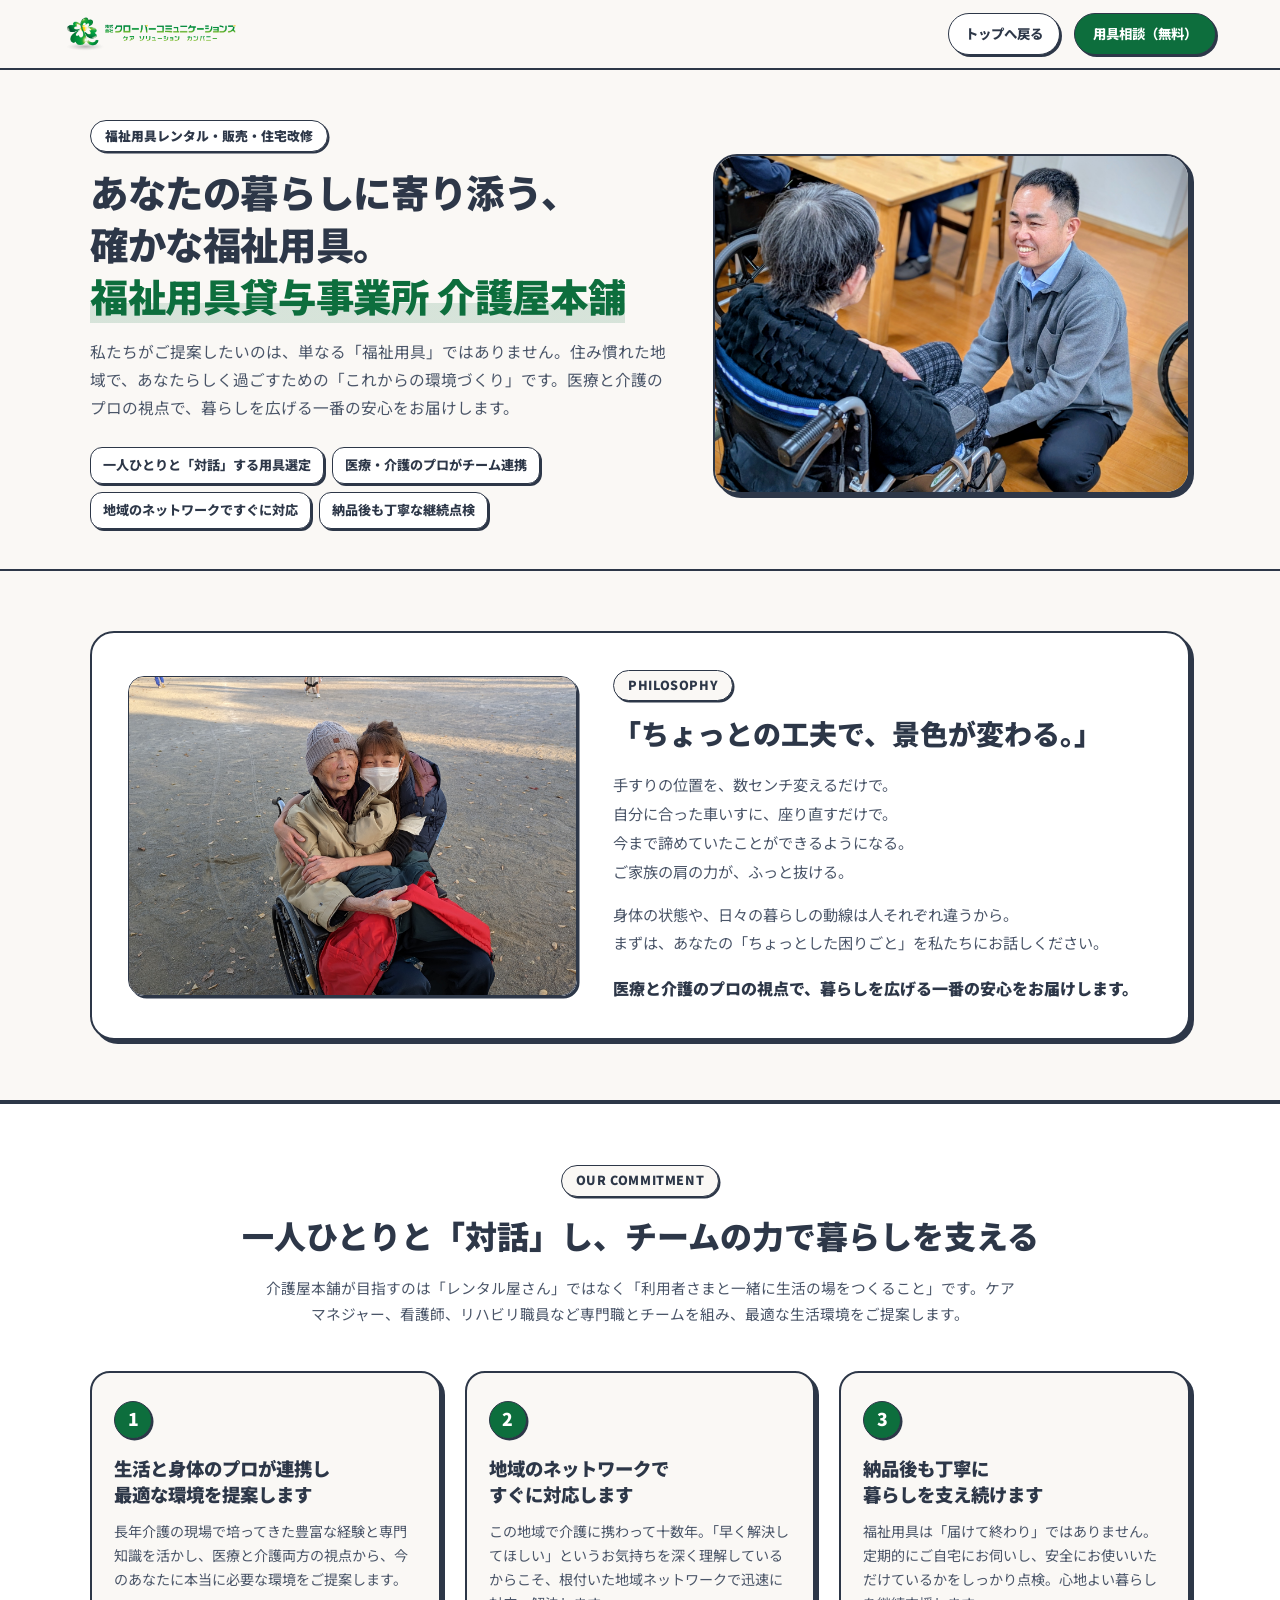
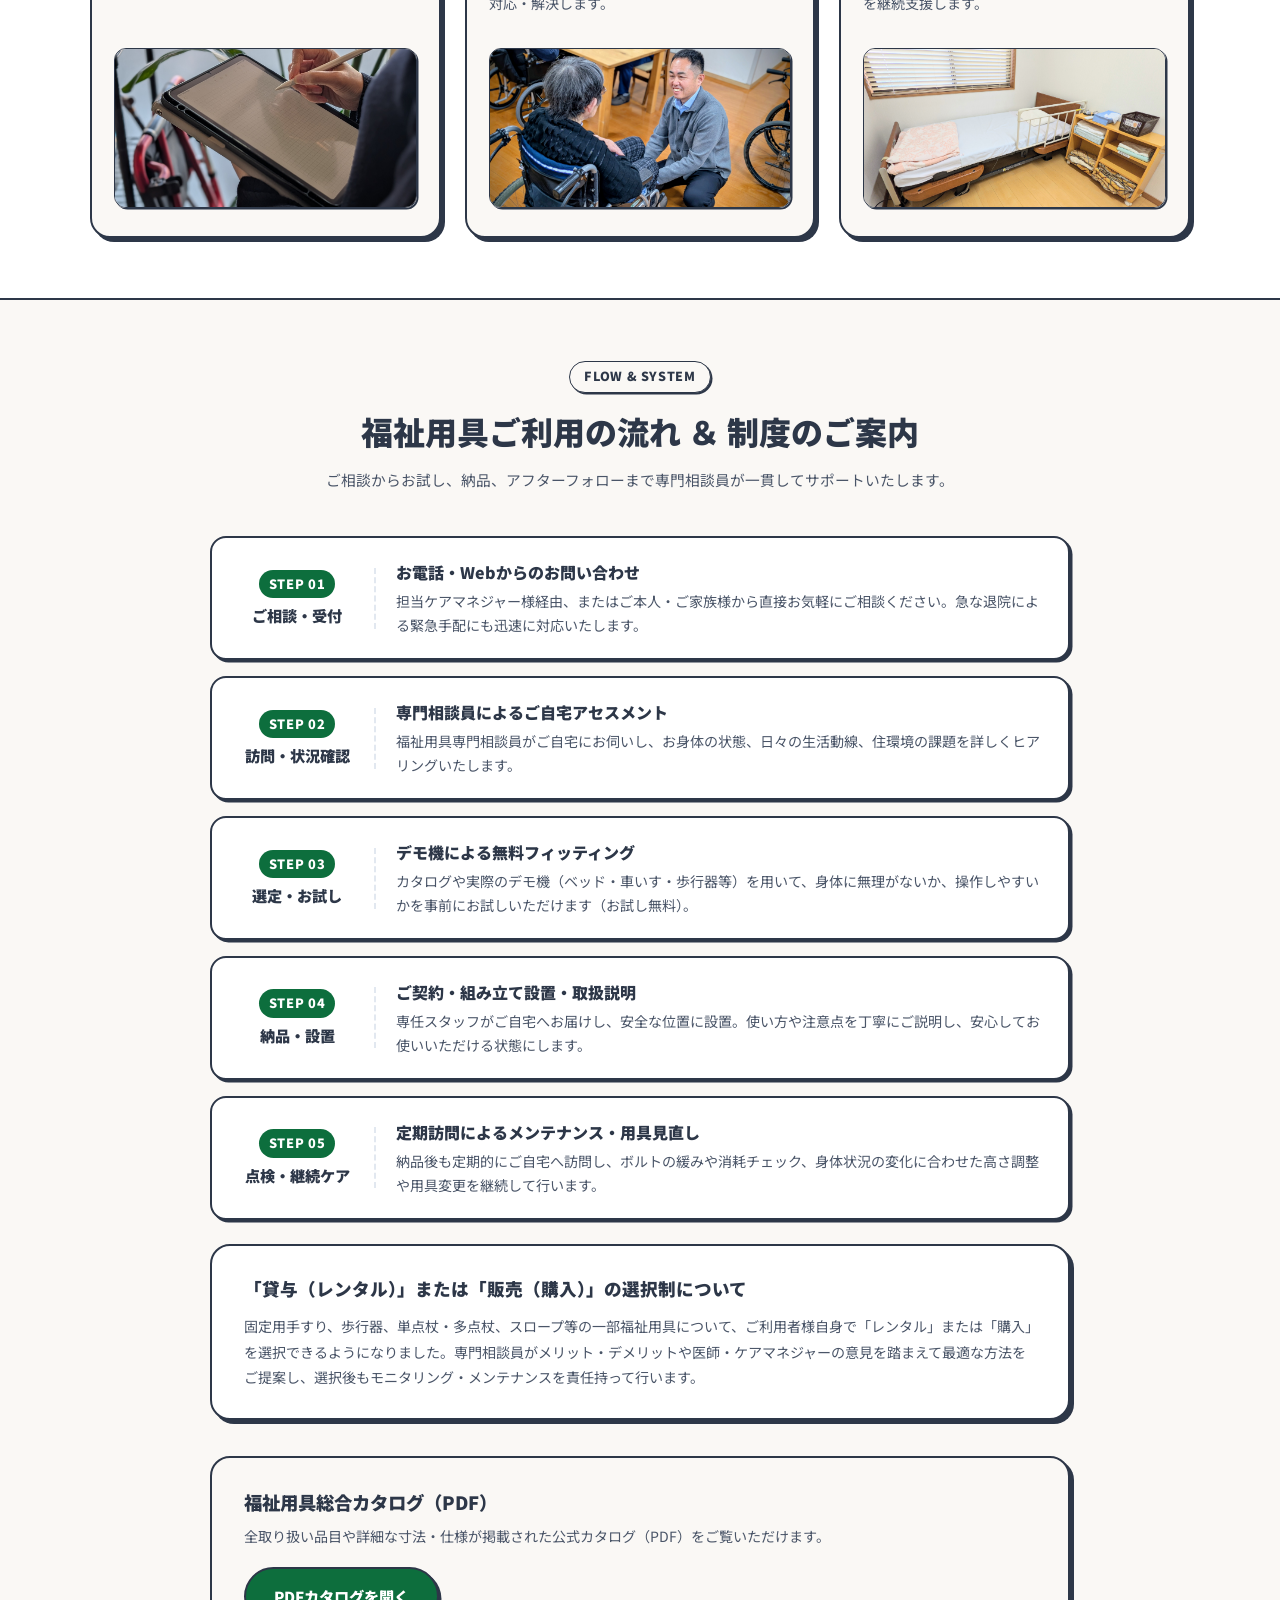
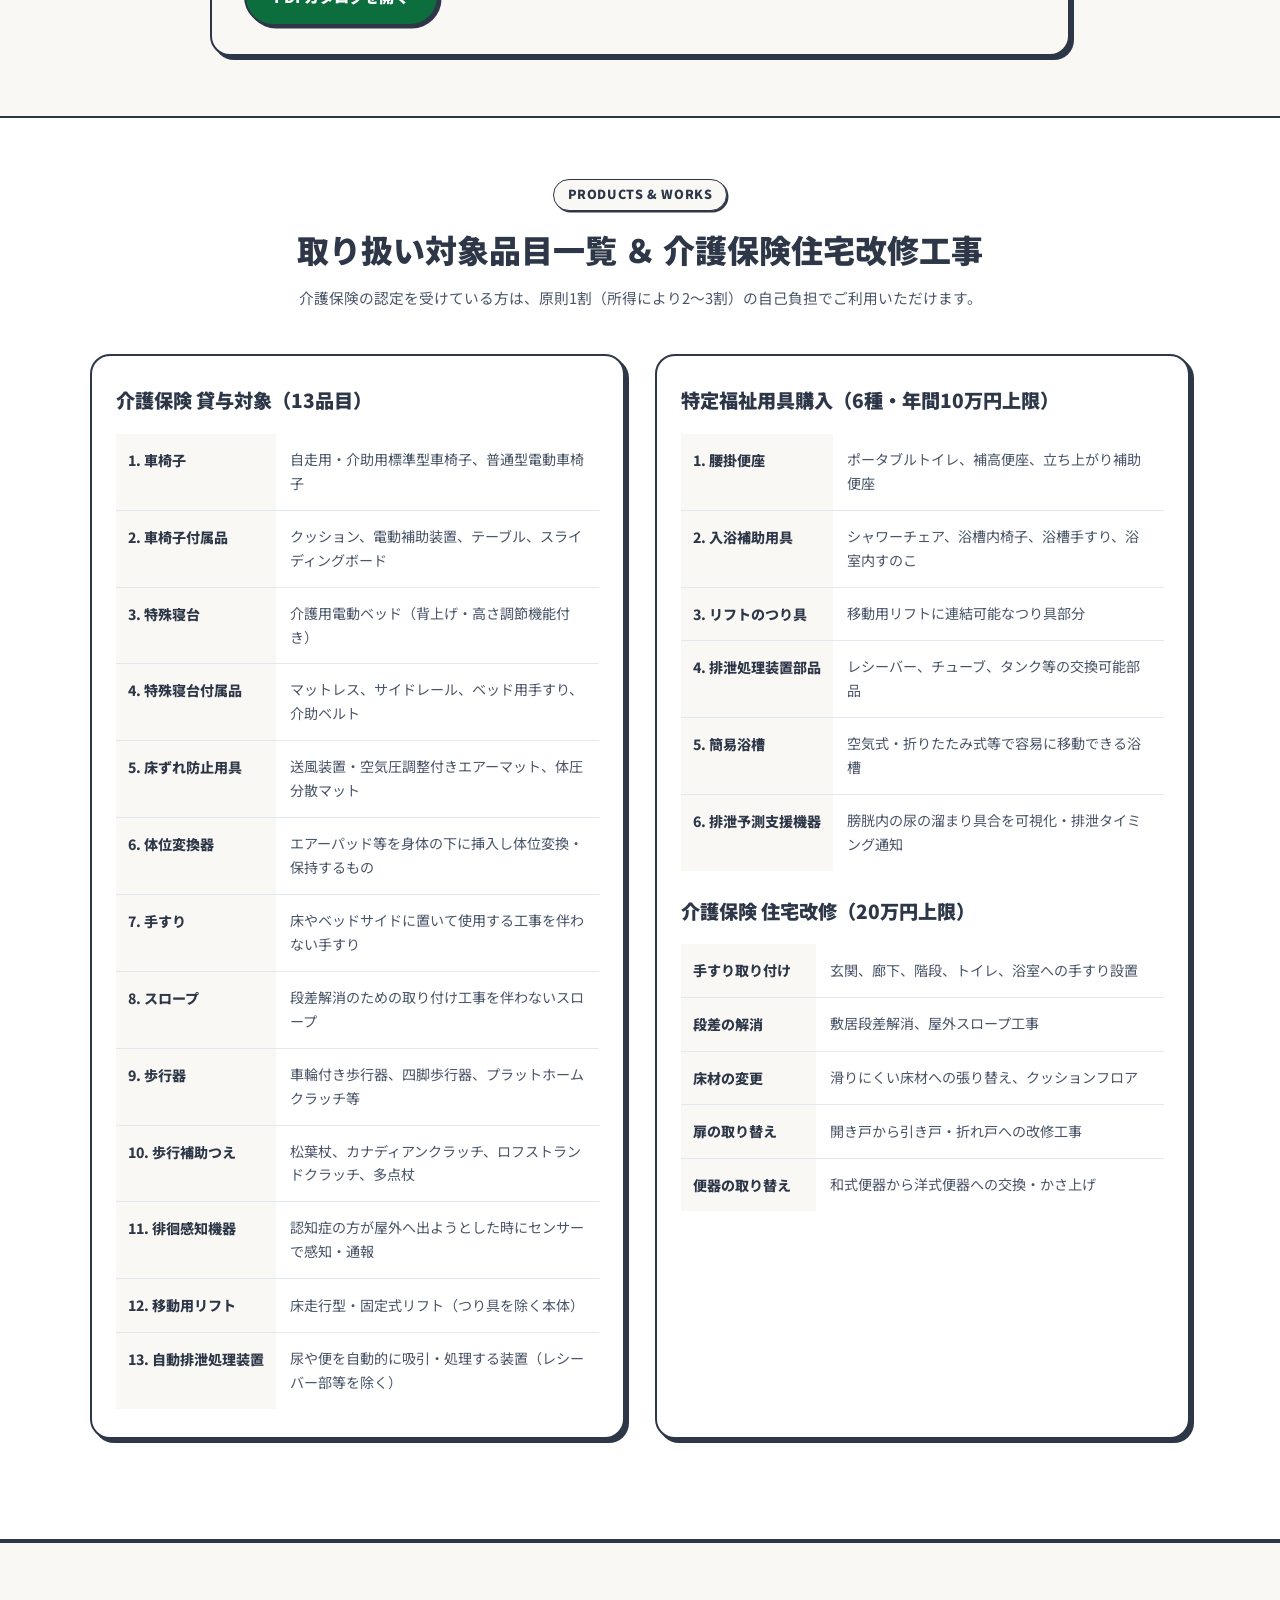
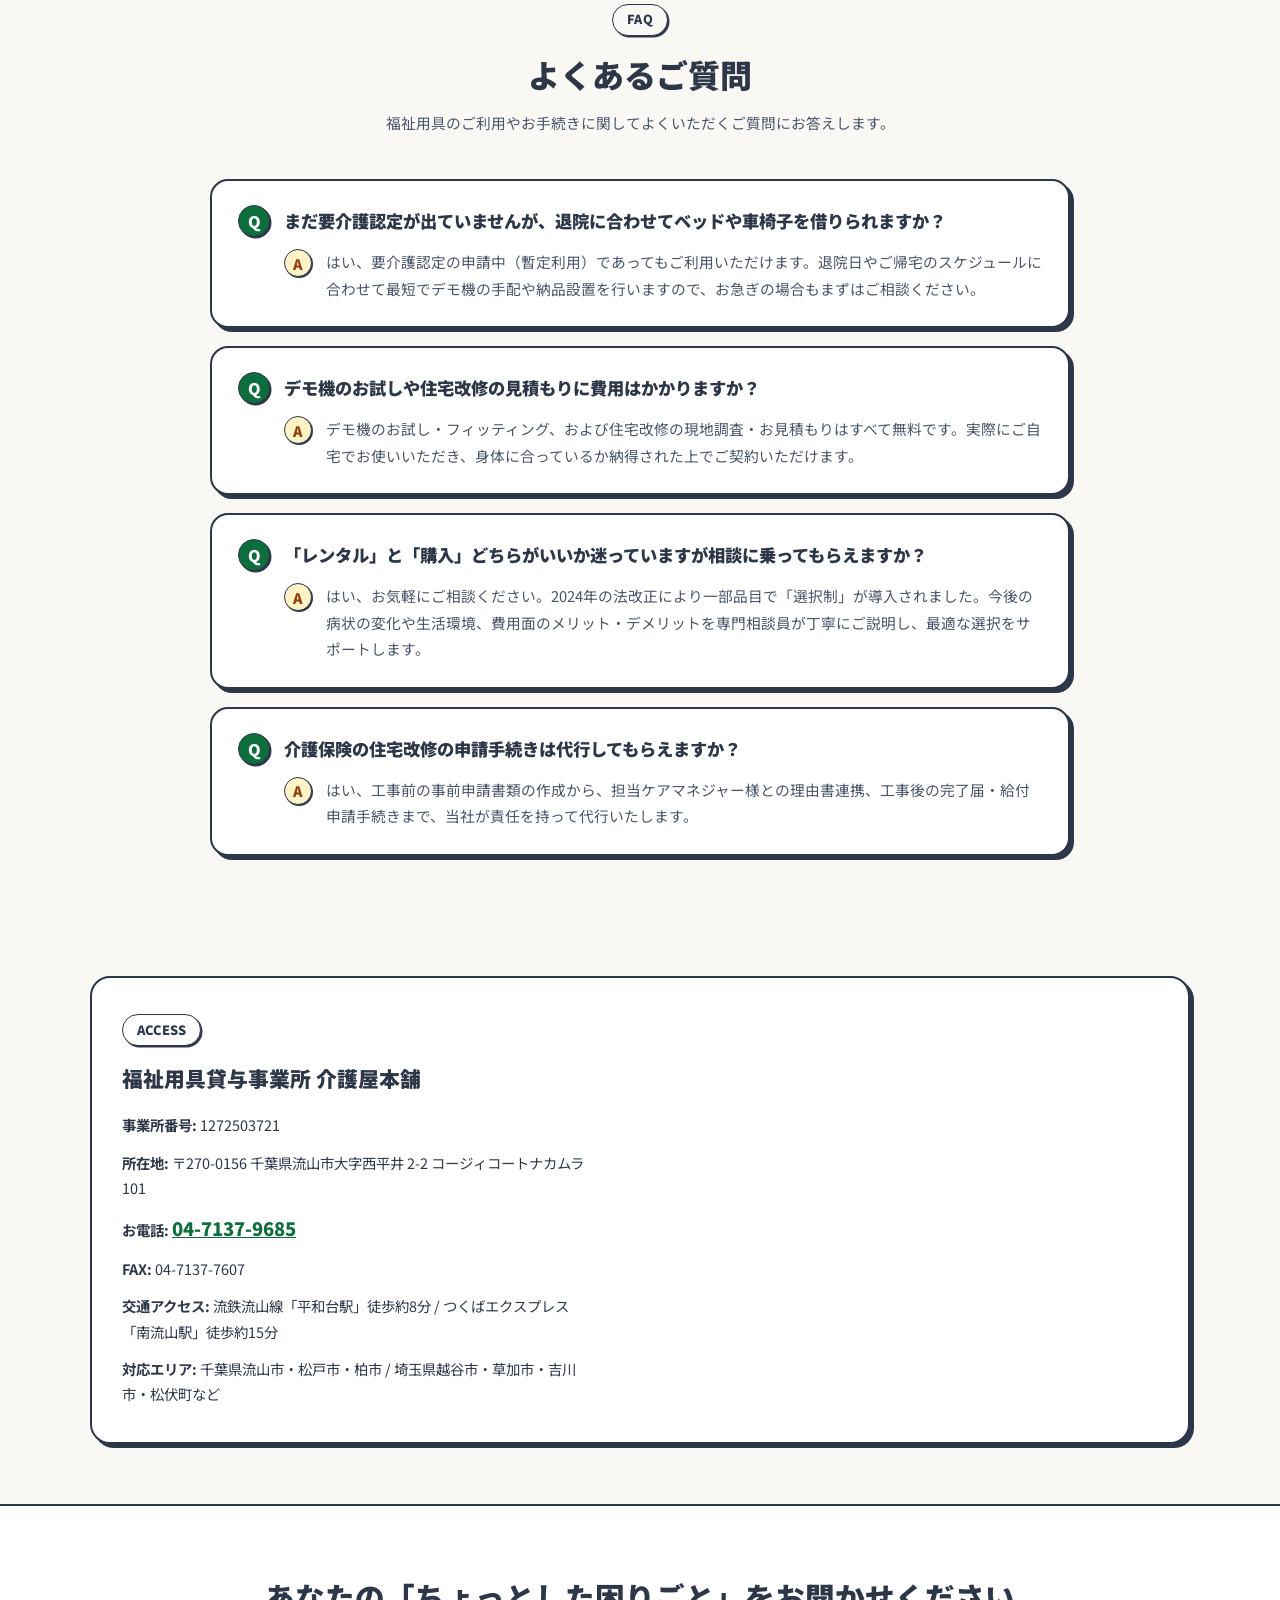
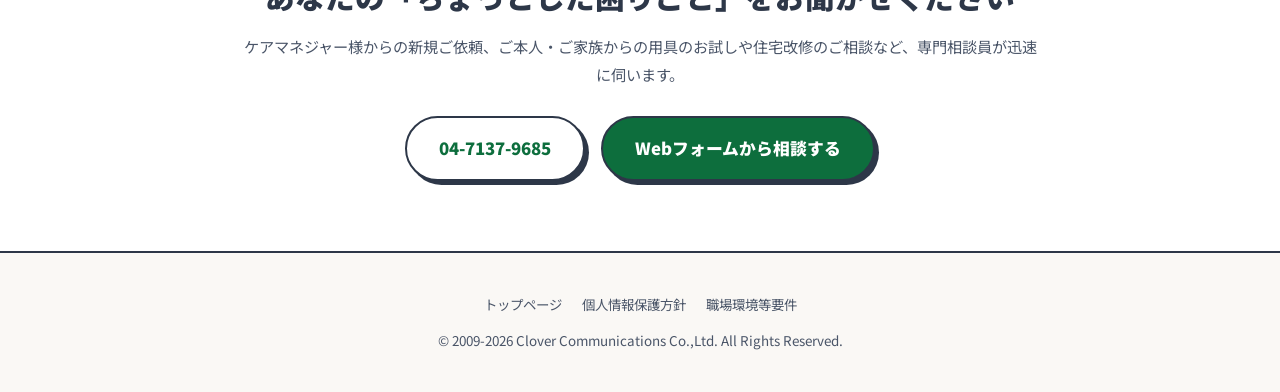
<file: service-yougu.html>
<!DOCTYPE html>
<html lang="ja">
<head>
    <meta charset="UTF-8">
    <meta name="viewport" content="width=device-width, initial-scale=1.0">
    <title>福祉用具貸与事業所 介護屋本舗 | 株式会社クローバーコミュニケーションズ（千葉県流山市）</title>
    <meta name="description" content="千葉県流山市西平井の「福祉用具貸与事業所 介護屋本舗」公式ページ。「ちょっとの工夫で、景色が変わる。」福祉用具貸与（13品目）・特定福祉用具販売（6種）・介護保険住宅改修工事。選択制の丁寧なご案内から申請代行まで専門相談員が一貫サポート。">
    
    <!-- Google Fonts -->
    <link rel="preconnect" href="https://fonts.googleapis.com">
    <link rel="preconnect" href="https://fonts.gstatic.com" crossorigin>
    <link href="https://fonts.googleapis.com/css2?family=Noto+Sans+JP:wght@400;500;700;800;900&family=Shippori+Mincho:wght@600;800&family=Zen+Maru+Gothic:wght@700;900&display=swap" rel="stylesheet">
    
    <!-- FontAwesome -->
    <link rel="stylesheet" href="https://cdnjs.cloudflare.com/ajax/libs/font-awesome/6.4.0/css/all.min.css">
    
    <link rel="stylesheet" href="service.css">
    <style>
        /* 福祉用具ページ専用スタイル */
        .yougu-philosophy-grid {
            display: grid;
            grid-template-columns: 1fr 1.2fr;
            gap: 36px;
            align-items: center;
            background: #FFFFFF;
            border: 2px solid var(--border-dark);
            border-radius: 24px;
            padding: 36px;
            box-shadow: var(--shadow-solid);
        }
        .yougu-philosophy-photo {
            width: 100%;
            height: 320px;
            border-radius: 16px;
            border: 1.5px solid var(--border-dark);
            overflow: hidden;
            box-shadow: var(--shadow-solid-sm);
        }
        .yougu-philosophy-photo img {
            width: 100%;
            height: 100%;
            object-fit: cover;
        }
        .yougu-philosophy-text {
            color: var(--text-main);
        }
        .yougu-philosophy-title {
            font-size: clamp(1.35rem, 2.4vw, 1.75rem);
            font-weight: 900;
            color: var(--text-main);
            margin-bottom: 16px;
            line-height: 1.45;
        }
        .yougu-philosophy-p {
            font-size: 0.95rem;
            line-height: 1.9;
            color: var(--text-muted);
            margin-bottom: 14px;
        }
        .yougu-philosophy-lead {
            font-size: 1rem;
            font-weight: 900;
            color: var(--text-main);
            margin-top: 18px;
            line-height: 1.7;
        }

        .point-card-img-box {
            width: 100%;
            height: 160px;
            border-radius: 12px;
            overflow: hidden;
            border: 1.5px solid var(--border-dark);
            margin-top: 16px;
            box-shadow: 1.5px 1.5px 0px var(--border-dark);
        }
        .point-card-img-box img {
            width: 100%;
            height: 100%;
            object-fit: cover;
        }

        /* 洗練されたSTEPフローレイアウト */
        .step-flow-list {
            display: flex;
            flex-direction: column;
            gap: 16px;
            max-width: 860px;
            margin: 0 auto;
        }
        .step-flow-card {
            display: grid;
            grid-template-columns: 140px 1fr;
            background: #FFFFFF;
            border: 2px solid var(--border-dark);
            border-radius: 16px;
            padding: 20px 24px;
            box-shadow: var(--shadow-solid-sm);
            align-items: center;
            gap: 20px;
            transition: all 0.2s ease;
        }
        .step-flow-card:hover {
            transform: translateX(4px);
            box-shadow: var(--shadow-solid);
        }
        .step-badge-col {
            text-align: center;
            border-right: 2px dashed #E2E8F0;
            padding-right: 16px;
        }
        .step-badge-num {
            display: inline-block;
            font-size: 0.8rem;
            font-weight: 900;
            color: #FFFFFF;
            background: var(--primary);
            padding: 3px 10px;
            border-radius: 20px;
            letter-spacing: 0.05em;
            margin-bottom: 4px;
        }
        .step-badge-name {
            font-size: 0.95rem;
            font-weight: 900;
            color: var(--text-main);
            display: block;
        }
        .step-body-col h4 {
            font-size: 1rem;
            font-weight: 900;
            color: var(--text-main);
            margin-bottom: 4px;
        }
        .step-body-col p {
            font-size: 0.88rem;
            color: var(--text-muted);
            line-height: 1.7;
            margin: 0;
        }

        /* 選択制ボックス */
        .choice-system-box {
            background: #FFFFFF;
            border: 2px solid var(--border-dark);
            border-radius: 20px;
            padding: 28px 32px;
            box-shadow: var(--shadow-solid);
            margin-top: 24px;
            max-width: 860px;
            margin-left: auto;
            margin-right: auto;
        }

        /* PDFカタログ案内カード */
        .catalog-dl-card {
            background: #FAF8F5;
            border: 2px solid var(--border-dark);
            border-radius: 20px;
            padding: 28px 32px;
            box-shadow: var(--shadow-solid);
            max-width: 860px;
            margin: 36px auto 0;
            display: flex;
            align-items: center;
            justify-content: space-between;
            flex-wrap: wrap;
            gap: 20px;
        }
        .catalog-dl-info h3 {
            font-size: 1.15rem;
            font-weight: 900;
            color: var(--text-main);
            margin-bottom: 6px;
        }
        .catalog-dl-info p {
            font-size: 0.88rem;
            color: var(--text-muted);
            line-height: 1.6;
            margin: 0;
        }
        .btn-catalog-dl {
            display: inline-flex;
            align-items: center;
            gap: 8px;
            background: var(--primary);
            color: #FFFFFF !important;
            font-weight: 900;
            font-size: 0.95rem;
            padding: 14px 28px;
            border-radius: 40px;
            border: 2px solid var(--border-dark);
            box-shadow: var(--shadow-solid-sm);
            text-decoration: none;
            transition: all 0.2s ease;
        }
        .btn-catalog-dl:hover {
            background: var(--primary-hover);
            transform: translate(-2px, -2px);
            box-shadow: var(--shadow-solid);
        }

        .yougu-spec-table th {
            width: 28%;
            white-space: nowrap;
            vertical-align: top;
            padding: 14px 12px;
        }
        .yougu-spec-table td {
            padding: 14px 14px;
            line-height: 1.7;
        }

        @media (max-width: 900px) {
            .yougu-philosophy-grid {
                grid-template-columns: 1fr;
                padding: 24px;
            }
            .yougu-philosophy-photo {
                height: 220px;
            }
            .step-flow-card {
                grid-template-columns: 1fr;
                gap: 10px;
            }
            .step-badge-col {
                border-right: none;
                border-bottom: 1.5px dashed #E2E8F0;
                padding-right: 0;
                padding-bottom: 10px;
                text-align: left;
            }
        }

        /* ピル見出しの文字色を黒に統一 & フィロソフィー幅調整 */
        .hero-cat-tag, .section-sub-pill {
            color: #2D3748 !important;
            width: fit-content !important;
            align-self: flex-start !important;
        }
        .silver-philosophy-text .section-sub-pill,
        .fukurokuju-philosophy-text .section-sub-pill,
        .hareruya-philosophy-text .section-sub-pill,
        .kyotaku-philosophy-text .section-sub-pill,
        .yougu-philosophy-text .section-sub-pill {
            display: inline-flex !important;
            width: fit-content !important;
            align-self: flex-start !important;
            margin-bottom: 12px !important;
        }

    </style>
</head>
<body>

    <!-- Header -->
    <header class="service-header">
        <div class="service-header-container">
            <a href="index.html" class="service-header-logo">
                <img src="logo_fix-08.png" alt="株式会社クローバーコミュニケーションズ">
            </a>
            <div class="service-header-actions">
                <a href="index.html#services" class="btn-header-back">トップへ戻る</a>
                <a href="#contact" class="btn-header-contact">用具相談（無料）</a>
            </div>
        </div>
    </header>

    <!-- Hero Section -->
    <section class="service-hero">
        <div class="service-hero-container">
            <div class="service-hero-text">
                <span class="hero-cat-tag">福祉用具レンタル・販売・住宅改修</span>
                <h1 class="hero-main-h1">
                    あなたの暮らしに寄り添う、<br>
                    確かな福祉用具。<br>
                    <span class="highlight-green">福祉用具貸与事業所 介護屋本舗</span>
                </h1>
                <p class="hero-desc">
                    私たちがご提案したいのは、単なる「福祉用具」ではありません。住み慣れた地域で、あなたらしく過ごすための「これからの環境づくり」です。医療と介護のプロの視点で、暮らしを広げる一番の安心をお届けします。
                </p>
                <div class="hero-badges-row">
                    <div class="hero-badge-item">一人ひとりと「対話」する用具選定</div>
                    <div class="hero-badge-item">医療・介護のプロがチーム連携</div>
                    <div class="hero-badge-item">地域のネットワークですぐに対応</div>
                    <div class="hero-badge-item">納品後も丁寧な継続点検</div>
                </div>
            </div>
            <div class="service-hero-photo-frame">
                <img src="yougu-main.jpg" alt="福祉用具貸与事業所 介護屋本舗 スタッフと利用者様" class="service-hero-img">
            </div>
        </div>
    </section>

    <!-- Philosophy Section (写真 ✕ パンフレット原文エッセイ) -->
    <section class="service-points-section" style="background:#FAF8F5;">
        <div class="section-container">
            <div class="yougu-philosophy-grid">
                <div class="yougu-philosophy-photo">
                    <img src="yougu-outing.jpg" alt="外出を支援する福祉用具のフィッティング">
                </div>
                <div class="yougu-philosophy-text">
                    <span class="section-sub-pill">PHILOSOPHY</span>
                    <h2 class="yougu-philosophy-title">「ちょっとの工夫で、景色が変わる。」</h2>
                    <p class="yougu-philosophy-p">
                        手すりの位置を、数センチ変えるだけで。<br>
                        自分に合った車いすに、座り直すだけで。<br>
                        今まで諦めていたことができるようになる。<br>
                        ご家族の肩の力が、ふっと抜ける。
                    </p>
                    <p class="yougu-philosophy-p">
                        身体の状態や、日々の暮らしの動線は人それぞれ違うから。<br>
                        まずは、あなたの「ちょっとした困りごと」を私たちにお話しください。
                    </p>
                    <p class="yougu-philosophy-lead">
                        医療と介護のプロの視点で、暮らしを広げる一番の安心をお届けします。
                    </p>
                </div>
            </div>
        </div>
    </section>

    <!-- 3つの約束・チームの力 (写真入り3カラムカード) -->
    <section class="service-details-section" style="background:#FFFFFF; border-top:2px solid var(--border-dark); border-bottom:2px solid var(--border-dark);">
        <div class="section-container">
            <div class="section-title-box">
                <span class="section-sub-pill">OUR COMMITMENT</span>
                <h2 class="section-h2">一人ひとりと「対話」し、チームの力で暮らしを支える</h2>
                <p style="max-width:760px; margin:12px auto 0; font-size:0.92rem; color:var(--text-muted); line-height:1.75;">
                    介護屋本舗が目指すのは「レンタル屋さん」ではなく「利用者さまと一緒に生活の場をつくること」です。ケアマネジャー、看護師、リハビリ職員など専門職とチームを組み、最適な生活環境をご提案します。
                </p>
            </div>

            <div class="points-grid-3">
                <div class="point-card">
                    <span class="point-card-num">1</span>
                    <h3>生活と身体のプロが連携し<br>最適な環境を提案します</h3>
                    <p>長年介護の現場で培ってきた豊富な経験と専門知識を活かし、医療と介護両方の視点から、今のあなたに本当に必要な環境をご提案します。</p>
                    <div class="point-card-img-box">
                        <img src="yougu-tablet.jpg" alt="タブレットを用いた迅速な情報共有と手配">
                    </div>
                </div>
                <div class="point-card">
                    <span class="point-card-num">2</span>
                    <h3>地域のネットワークで<br>すぐに対応します</h3>
                    <p>この地域で介護に携わって十数年。「早く解決してほしい」というお気持ちを深く理解しているからこそ、根付いた地域ネットワークで迅速に対応・解決します。</p>
                    <div class="point-card-img-box">
                        <img src="yougu-main.jpg" alt="福祉用具専門相談員による親身な地域対応">
                    </div>
                </div>
                <div class="point-card">
                    <span class="point-card-num">3</span>
                    <h3>納品後も丁寧に<br>暮らしを支え続けます</h3>
                    <p>福祉用具は「届けて終わり」ではありません。定期的にご自宅にお伺いし、安全にお使いいただけているかをしっかり点検。心地よい暮らしを継続支援します。</p>
                    <div class="point-card-img-box">
                        <img src="yougu-bed.jpg" alt="介護ベッドのフィッティング・点検">
                    </div>
                </div>
            </div>
        </div>
    </section>

    <!-- 福祉用具ご利用の流れ (美しいステップカード) ＆ 選択制 -->
    <section class="service-details-section" style="background:#FAF8F5;">
        <div class="section-container">
            <div class="section-title-box">
                <span class="section-sub-pill">FLOW & SYSTEM</span>
                <h2 class="section-h2">福祉用具ご利用の流れ ＆ 制度のご案内</h2>
                <p style="font-size:0.92rem; color:var(--text-muted); margin-top:8px;">ご相談からお試し、納品、アフターフォローまで専門相談員が一貫してサポートいたします。</p>
            </div>

            <div class="step-flow-list">
                <div class="step-flow-card">
                    <div class="step-badge-col">
                        <span class="step-badge-num">STEP 01</span>
                        <span class="step-badge-name">ご相談・受付</span>
                    </div>
                    <div class="step-body-col">
                        <h4>お電話・Webからのお問い合わせ</h4>
                        <p>担当ケアマネジャー様経由、またはご本人・ご家族様から直接お気軽にご相談ください。急な退院による緊急手配にも迅速に対応いたします。</p>
                    </div>
                </div>

                <div class="step-flow-card">
                    <div class="step-badge-col">
                        <span class="step-badge-num">STEP 02</span>
                        <span class="step-badge-name">訪問・状況確認</span>
                    </div>
                    <div class="step-body-col">
                        <h4>専門相談員によるご自宅アセスメント</h4>
                        <p>福祉用具専門相談員がご自宅にお伺いし、お身体の状態、日々の生活動線、住環境の課題を詳しくヒアリングいたします。</p>
                    </div>
                </div>

                <div class="step-flow-card">
                    <div class="step-badge-col">
                        <span class="step-badge-num">STEP 03</span>
                        <span class="step-badge-name">選定・お試し</span>
                    </div>
                    <div class="step-body-col">
                        <h4>デモ機による無料フィッティング</h4>
                        <p>カタログや実際のデモ機（ベッド・車いす・歩行器等）を用いて、身体に無理がないか、操作しやすいかを事前にお試しいただけます（お試し無料）。</p>
                    </div>
                </div>

                <div class="step-flow-card">
                    <div class="step-badge-col">
                        <span class="step-badge-num">STEP 04</span>
                        <span class="step-badge-name">納品・設置</span>
                    </div>
                    <div class="step-body-col">
                        <h4>ご契約・組み立て設置・取扱説明</h4>
                        <p>専任スタッフがご自宅へお届けし、安全な位置に設置。使い方や注意点を丁寧にご説明し、安心してお使いいただける状態にします。</p>
                    </div>
                </div>

                <div class="step-flow-card">
                    <div class="step-badge-col">
                        <span class="step-badge-num">STEP 05</span>
                        <span class="step-badge-name">点検・継続ケア</span>
                    </div>
                    <div class="step-body-col">
                        <h4>定期訪問によるメンテナンス・用具見直し</h4>
                        <p>納品後も定期的にご自宅へ訪問し、ボルトの緩みや消耗チェック、身体状況の変化に合わせた高さ調整や用具変更を継続して行います。</p>
                    </div>
                </div>
            </div>

            <!-- 選択制（貸与 or 販売）の解説ボックス -->
            <div class="choice-system-box">
                <h3 style="font-size:1.1rem; font-weight:900; color:var(--text-main); margin-bottom:10px;">
                    「貸与（レンタル）」または「販売（購入）」の選択制について
                </h3>
                <p style="font-size:0.88rem; color:var(--text-muted); line-height:1.8; margin-bottom:0;">
                    固定用手すり、歩行器、単点杖・多点杖、スロープ等の一部福祉用具について、ご利用者様自身で「レンタル」または「購入」を選択できるようになりました。専門相談員がメリット・デメリットや医師・ケアマネジャーの意見を踏まえて最適な方法をご提案し、選択後もモニタリング・メンテナンスを責任持って行います。
                </p>
            </div>

            <!-- PDFカタログ案内カード -->
            <div class="catalog-dl-card">
                <div class="catalog-dl-info">
                    <h3>福祉用具総合カタログ（PDF）</h3>
                    <p>全取り扱い品目や詳細な寸法・仕様が掲載された公式カタログ（PDF）をご覧いただけます。</p>
                </div>
                <div style="display:flex; gap:12px; flex-wrap:wrap;">
                    <a href="kaigoyahonpo-yougu-catalog.pdf" target="_blank" rel="noopener" class="btn-catalog-dl">
                        PDFカタログを開く
                    </a>
                </div>
            </div>
        </div>
    </section>

    <!-- 取り扱い品目（13品目貸与 ＆ 6種特定福祉用具購入 ＆ 住宅改修） -->
    <section class="service-price-section">
        <div class="section-container">
            <div class="section-title-box">
                <span class="section-sub-pill">PRODUCTS & WORKS</span>
                <h2 class="section-h2">取り扱い対象品目一覧 ＆ 介護保険住宅改修工事</h2>
                <p style="font-size:0.92rem; color:var(--text-muted); margin-top:8px;">介護保険の認定を受けている方は、原則1割（所得により2〜3割）の自己負担でご利用いただけます。</p>
            </div>

            <div class="details-block-grid">
                <!-- 1. 貸与対象（13品目） -->
                <div class="details-info-card">
                    <h3>介護保険 貸与対象（13品目）</h3>
                    <table class="spec-table yougu-spec-table">
                        <tr>
                            <th>1. 車椅子</th>
                            <td>自走用・介助用標準型車椅子、普通型電動車椅子</td>
                        </tr>
                        <tr>
                            <th>2. 車椅子付属品</th>
                            <td>クッション、電動補助装置、テーブル、スライディングボード</td>
                        </tr>
                        <tr>
                            <th>3. 特殊寝台</th>
                            <td>介護用電動ベッド（背上げ・高さ調節機能付き）</td>
                        </tr>
                        <tr>
                            <th>4. 特殊寝台付属品</th>
                            <td>マットレス、サイドレール、ベッド用手すり、介助ベルト</td>
                        </tr>
                        <tr>
                            <th>5. 床ずれ防止用具</th>
                            <td>送風装置・空気圧調整付きエアーマット、体圧分散マット</td>
                        </tr>
                        <tr>
                            <th>6. 体位変換器</th>
                            <td>エアーパッド等を身体の下に挿入し体位変換・保持するもの</td>
                        </tr>
                        <tr>
                            <th>7. 手すり</th>
                            <td>床やベッドサイドに置いて使用する工事を伴わない手すり</td>
                        </tr>
                        <tr>
                            <th>8. スロープ</th>
                            <td>段差解消のための取り付け工事を伴わないスロープ</td>
                        </tr>
                        <tr>
                            <th>9. 歩行器</th>
                            <td>車輪付き歩行器、四脚歩行器、プラットホームクラッチ等</td>
                        </tr>
                        <tr>
                            <th>10. 歩行補助つえ</th>
                            <td>松葉杖、カナディアンクラッチ、ロフストランドクラッチ、多点杖</td>
                        </tr>
                        <tr>
                            <th>11. 徘徊感知機器</th>
                            <td>認知症の方が屋外へ出ようとした時にセンサーで感知・通報</td>
                        </tr>
                        <tr>
                            <th>12. 移動用リフト</th>
                            <td>床走行型・固定式リフト（つり具を除く本体）</td>
                        </tr>
                        <tr>
                            <th>13. 自動排泄処理装置</th>
                            <td>尿や便を自動的に吸引・処理する装置（レシーバー部等を除く）</td>
                        </tr>
                    </table>
                </div>

                <!-- 2. 特定福祉用具購入（6種） ＆ 住宅改修 -->
                <div class="details-info-card">
                    <h3>特定福祉用具購入（6種・年間10万円上限）</h3>
                    <table class="spec-table yougu-spec-table" style="margin-bottom:24px;">
                        <tr>
                            <th>1. 腰掛便座</th>
                            <td>ポータブルトイレ、補高便座、立ち上がり補助便座</td>
                        </tr>
                        <tr>
                            <th>2. 入浴補助用具</th>
                            <td>シャワーチェア、浴槽内椅子、浴槽手すり、浴室内すのこ</td>
                        </tr>
                        <tr>
                            <th>3. リフトのつり具</th>
                            <td>移動用リフトに連結可能なつり具部分</td>
                        </tr>
                        <tr>
                            <th>4. 排泄処理装置部品</th>
                            <td>レシーバー、チューブ、タンク等の交換可能部品</td>
                        </tr>
                        <tr>
                            <th>5. 簡易浴槽</th>
                            <td>空気式・折りたたみ式等で容易に移動できる浴槽</td>
                        </tr>
                        <tr>
                            <th>6. 排泄予測支援機器</th>
                            <td>膀胱内の尿の溜まり具合を可視化・排泄タイミング通知</td>
                        </tr>
                    </table>

                    <h3>介護保険 住宅改修（20万円上限）</h3>
                    <table class="spec-table yougu-spec-table">
                        <tr>
                            <th>手すり取り付け</th>
                            <td>玄関、廊下、階段、トイレ、浴室への手すり設置</td>
                        </tr>
                        <tr>
                            <th>段差の解消</th>
                            <td>敷居段差解消、屋外スロープ工事</td>
                        </tr>
                        <tr>
                            <th>床材の変更</th>
                            <td>滑りにくい床材への張り替え、クッションフロア</td>
                        </tr>
                        <tr>
                            <th>扉の取り替え</th>
                            <td>開き戸から引き戸・折れ戸への改修工事</td>
                        </tr>
                        <tr>
                            <th>便器の取り替え</th>
                            <td>和式便器から洋式便器への交換・かさ上げ</td>
                        </tr>
                    </table>
                </div>
            </div>
        </div>
    </section>

    <!-- FAQ Section (SEO・AIO対策) -->
    <section class="service-faq-section">
        <div class="section-container">
            <div class="section-title-box">
                <span class="section-sub-pill">FAQ</span>
                <h2 class="section-h2">よくあるご質問</h2>
                <p style="font-size:0.92rem; color:var(--text-muted); margin-top:8px;">福祉用具のご利用やお手続きに関してよくいただくご質問にお答えします。</p>
            </div>

            <div class="faq-list-container">
                <div class="faq-card-item">
                    <div class="faq-q-row">
                        <span class="faq-q-badge">Q</span>
                        <h3 class="faq-q-title">まだ要介護認定が出ていませんが、退院に合わせてベッドや車椅子を借りられますか？</h3>
                    </div>
                    <div class="faq-a-row">
                        <span class="faq-a-badge">A</span>
                        <p class="faq-a-text">
                            はい、要介護認定の申請中（暫定利用）であってもご利用いただけます。退院日やご帰宅のスケジュールに合わせて最短でデモ機の手配や納品設置を行いますので、お急ぎの場合もまずはご相談ください。
                        </p>
                    </div>
                </div>

                <div class="faq-card-item">
                    <div class="faq-q-row">
                        <span class="faq-q-badge">Q</span>
                        <h3 class="faq-q-title">デモ機のお試しや住宅改修の見積もりに費用はかかりますか？</h3>
                    </div>
                    <div class="faq-a-row">
                        <span class="faq-a-badge">A</span>
                        <p class="faq-a-text">
                            デモ機のお試し・フィッティング、および住宅改修の現地調査・お見積もりはすべて無料です。実際にご自宅でお使いいただき、身体に合っているか納得された上でご契約いただけます。
                        </p>
                    </div>
                </div>

                <div class="faq-card-item">
                    <div class="faq-q-row">
                        <span class="faq-q-badge">Q</span>
                        <h3 class="faq-q-title">「レンタル」と「購入」どちらがいいか迷っていますが相談に乗ってもらえますか？</h3>
                    </div>
                    <div class="faq-a-row">
                        <span class="faq-a-badge">A</span>
                        <p class="faq-a-text">
                            はい、お気軽にご相談ください。2024年の法改正により一部品目で「選択制」が導入されました。今後の病状の変化や生活環境、費用面のメリット・デメリットを専門相談員が丁寧にご説明し、最適な選択をサポートします。
                        </p>
                    </div>
                </div>

                <div class="faq-card-item">
                    <div class="faq-q-row">
                        <span class="faq-q-badge">Q</span>
                        <h3 class="faq-q-title">介護保険の住宅改修の申請手続きは代行してもらえますか？</h3>
                    </div>
                    <div class="faq-a-row">
                        <span class="faq-a-badge">A</span>
                        <p class="faq-a-text">
                            はい、工事前の事前申請書類の作成から、担当ケアマネジャー様との理由書連携、工事後の完了届・給付申請手続きまで、当社が責任を持って代行いたします。
                        </p>
                    </div>
                </div>
            </div>
        </div>
    </section>

    <!-- 流山事業所アクセス案内 -->
    <section class="service-access-section">
        <div class="section-container">
            <div class="access-grid">
                <div class="access-info-panel">
                    <span class="hero-cat-tag">ACCESS</span>
                    <h3>福祉用具貸与事業所 介護屋本舗</h3>
                    <ul class="access-list">
                        <li>
                            <div><strong>事業所番号:</strong> 1272503721</div>
                        </li>
                        <li>
                            <div><strong>所在地:</strong> 〒270-0156 千葉県流山市大字西平井 2-2 コージィコートナカムラ 101</div>
                        </li>
                        <li>
                            <div><strong>お電話:</strong> <a href="tel:04-7137-9685" style="color:var(--primary); font-weight:900; font-size:1.15rem;">04-7137-9685</a></div>
                        </li>
                        <li>
                            <div><strong>FAX:</strong> 04-7137-7607</div>
                        </li>
                        <li>
                            <div><strong>交通アクセス:</strong> 流鉄流山線「平和台駅」徒歩約8分 / つくばエクスプレス「南流山駅」徒歩約15分</div>
                        </li>
                        <li>
                            <div><strong>対応エリア:</strong> 千葉県流山市・松戸市・柏市 / 埼玉県越谷市・草加市・吉川市・松伏町など</div>
                        </li>
                    </ul>
                </div>
                <div class="access-map-panel">
                    <iframe 
                        src="https://maps.google.com/maps?q=千葉県流山市大字西平井2-2&output=embed&z=15" 
                        loading="lazy" 
                        title="福祉用具 介護屋本舗 Google Map">
                    </iframe>
                </div>
            </div>
        </div>
    </section>

    <!-- CTA Section -->
    <section class="service-cta-section" id="contact">
        <div class="cta-box-inner">
            <h2>あなたの「ちょっとした困りごと」をお聞かせください</h2>
            <p style="max-width:800px; margin:0 auto 28px; font-size:0.95rem; line-height:1.8;">
                ケアマネジャー様からの新規ご依頼、ご本人・ご家族からの用具のお試しや住宅改修のご相談など、専門相談員が迅速に伺います。
            </p>
            <div class="cta-buttons-row">
                <a href="tel:04-7137-9685" class="btn-cta-tel">04-7137-9685</a>
                <a href="index.html#contact" class="btn-cta-mail">Webフォームから相談する</a>
            </div>
        </div>
    </section>

    <!-- Footer -->
    <footer class="service-footer">
        <div style="margin-bottom:12px; display:flex; justify-content:center; gap:20px; flex-wrap:wrap; font-size:0.84rem;">
            <a href="index.html" style="color:var(--text-muted); text-decoration:none;">トップページ</a>
            <!-- <a href="recruit.html" style="color:var(--text-muted, #718096); text-decoration:none;">採用情報</a> -->
            <a href="privacy.html" style="color:var(--text-muted); text-decoration:none;">個人情報保護方針</a>
            <a href="workplace.html" style="color:var(--text-muted); text-decoration:none;">職場環境等要件</a>
        </div>
        <p>&copy; 2009-2026 Clover Communications Co.,Ltd. All Rights Reserved.</p>
    </footer>

</body>
</html>
</file>
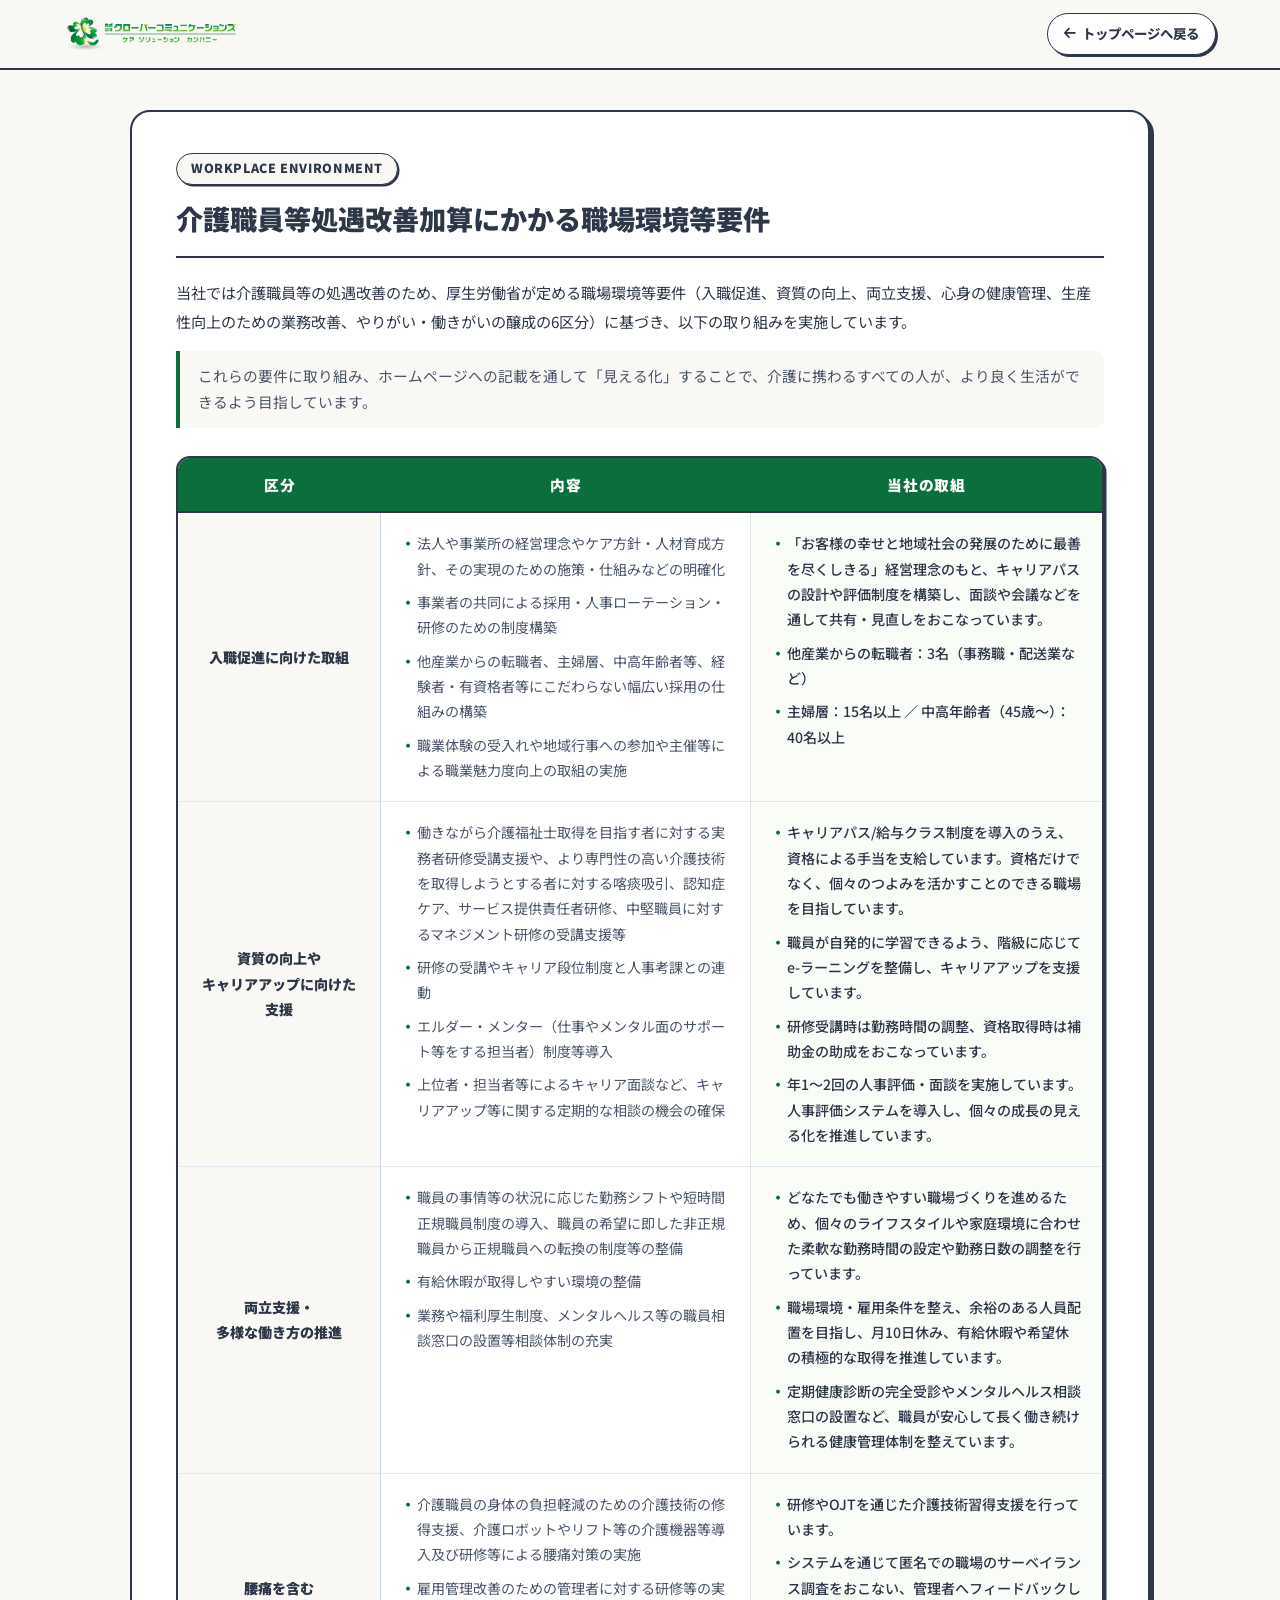
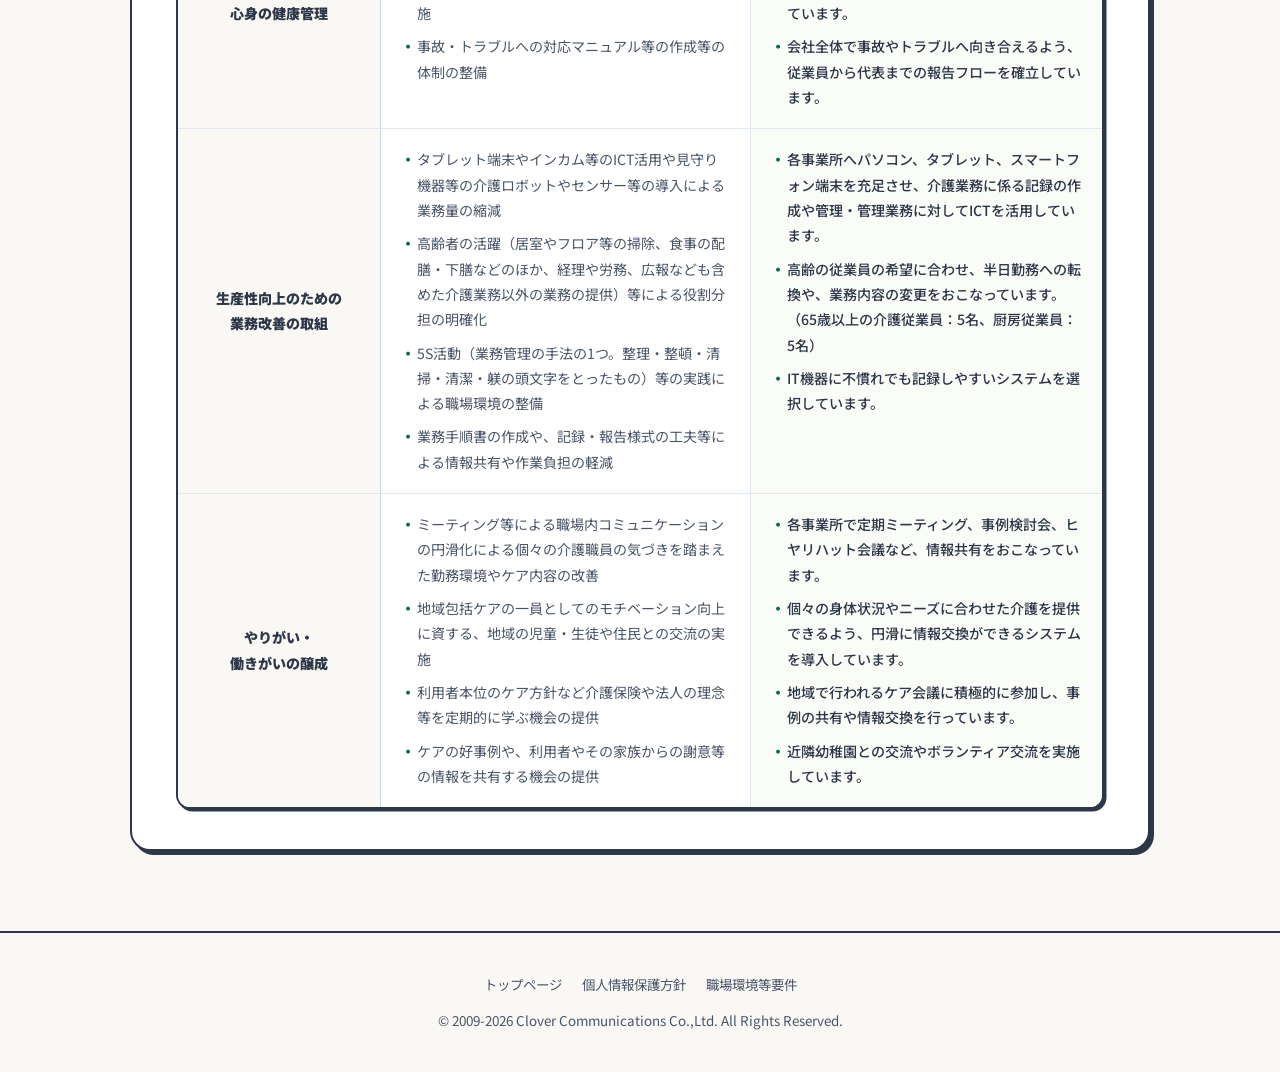
<file: workplace.html>
<!DOCTYPE html>
<html lang="ja">
<head>
    <meta charset="UTF-8">
    <meta name="viewport" content="width=device-width, initial-scale=1.0">
    <title>職場環境等要件（処遇改善加算の見える化） | 株式会社クローバーコミュニケーションズ</title>
    <meta name="description" content="株式会社クローバーコミュニケーションズにおける介護職員等処遇改善加算にかかる職場環境等要件（資質の向上、労働環境・処遇の改善、その他）の取り組み内容を公表しています。">
    
    <!-- Google Fonts -->
    <link rel="preconnect" href="https://fonts.googleapis.com">
    <link rel="preconnect" href="https://fonts.gstatic.com" crossorigin>
    <link href="https://fonts.googleapis.com/css2?family=Noto+Sans+JP:wght@400;500;700;800;900&family=Shippori+Mincho:wght@600;800&family=Zen+Maru+Gothic:wght@700;900&display=swap" rel="stylesheet">
    
    <!-- FontAwesome -->
    <link rel="stylesheet" href="https://cdnjs.cloudflare.com/ajax/libs/font-awesome/6.4.0/css/all.min.css">
    
    <link rel="stylesheet" href="service.css">
    <style>
        .workplace-container {
            max-width: 1060px;
            margin: 40px auto 80px;
            padding: 0 20px;
        }
        .workplace-card {
            background: #FFFFFF;
            border: 2px solid var(--border-dark);
            border-radius: 20px;
            padding: 40px 44px;
            box-shadow: var(--shadow-solid);
        }
        .workplace-card h1 {
            font-size: clamp(1.35rem, 2.5vw, 1.7rem);
            font-weight: 900;
            color: var(--text-main);
            margin-bottom: 20px;
            padding-bottom: 14px;
            border-bottom: 2px solid var(--border-dark);
            display: flex;
            align-items: center;
            gap: 10px;
        }
        .workplace-lead {
            font-size: 0.95rem;
            color: var(--text-main);
            line-height: 1.85;
            margin-bottom: 16px;
        }
        .workplace-sub-lead {
            font-size: 0.92rem;
            color: var(--text-muted);
            line-height: 1.8;
            margin-bottom: 28px;
            background: #FAF8F5;
            border-left: 4px solid var(--primary);
            padding: 12px 18px;
            border-radius: 0 10px 10px 0;
        }

        /* 職場環境要件テーブル */
        .wp-matrix-table {
            width: 100%;
            border-collapse: separate;
            border-spacing: 0;
            border: 2px solid var(--border-dark);
            border-radius: 14px;
            overflow: hidden;
            background: #FFFFFF;
            box-shadow: var(--shadow-solid-sm);
        }
        .wp-matrix-table thead th {
            background: var(--primary);
            color: #FFFFFF;
            font-weight: 900;
            font-size: 0.92rem;
            padding: 14px 16px;
            text-align: center;
            letter-spacing: 0.05em;
            border-bottom: 2px solid var(--border-dark);
        }
        .wp-matrix-table tbody tr {
            border-bottom: 1px solid #E2E8F0;
        }
        .wp-matrix-table tbody tr:last-child {
            border-bottom: none;
        }
        .wp-matrix-table td {
            padding: 18px 20px;
            font-size: 0.88rem;
            line-height: 1.8;
            vertical-align: top;
            border-bottom: 1px solid #E2E8F0;
        }
        .wp-matrix-table tr:last-child td {
            border-bottom: none;
        }
        .wp-category-col {
            font-weight: 900;
            color: var(--text-main);
            background: #FAF8F5;
            width: 22%;
            border-right: 1.5px solid #CBD5E0;
            text-align: center;
            display: table-cell;
            vertical-align: middle !important;
            font-size: 0.95rem;
        }
        .wp-content-col {
            width: 40%;
            color: var(--text-muted);
            border-right: 1px solid #E2E8F0;
            background: #FFFFFF;
        }
        .wp-action-col {
            width: 38%;
            color: var(--text-main);
            background: #FAFCF8;
            font-weight: 500;
        }
        .wp-list {
            list-style: none;
            padding: 0;
            margin: 0;
        }
        .wp-list li {
            position: relative;
            padding-left: 16px;
            margin-bottom: 8px;
        }
        .wp-list li:last-child {
            margin-bottom: 0;
        }
        .wp-list li::before {
            content: "・";
            position: absolute;
            left: 0;
            color: var(--primary);
            font-weight: 900;
        }

        @media (max-width: 820px) {
            .workplace-card {
                padding: 24px 18px;
            }
            .wp-matrix-table,
            .wp-matrix-table thead,
            .wp-matrix-table tbody,
            .wp-matrix-table th,
            .wp-matrix-table td,
            .wp-matrix-table tr {
                display: block;
                width: 100%;
            }
            .wp-matrix-table thead {
                display: none;
            }
            .wp-matrix-table tbody tr {
                border-bottom: 2px solid var(--border-dark);
                margin-bottom: 20px;
                border-radius: 10px;
                overflow: hidden;
            }
            .wp-category-col {
                width: 100%;
                background: var(--primary);
                color: #FFFFFF;
                text-align: left;
                padding: 12px 16px;
                border-right: none;
                font-size: 1rem;
            }
            .wp-content-col {
                width: 100%;
                border-right: none;
                border-bottom: 1px dashed #CBD5E0;
                padding: 14px 16px;
                background: #FAF8F5;
            }
            .wp-content-col::before {
                content: "【区分内容】";
                display: block;
                font-weight: 900;
                color: var(--text-main);
                font-size: 0.82rem;
                margin-bottom: 6px;
            }
            .wp-action-col {
                width: 100%;
                padding: 14px 16px;
                background: #FFFFFF;
            }
            .wp-action-col::before {
                content: "【当社の取組】";
                display: block;
                font-weight: 900;
                color: var(--primary);
                font-size: 0.82rem;
                margin-bottom: 6px;
            }
        }
    </style>
</head>
<body>

    <!-- Header -->
    <header class="service-header">
        <div class="service-header-container">
            <a href="index.html" class="service-header-logo">
                <img src="logo clover.png" alt="株式会社クローバーコミュニケーションズ">
            </a>
            <div class="service-header-actions">
                <a href="index.html" class="btn-header-back">
                    <i class="fa-solid fa-arrow-left"></i> トップページへ戻る
                </a>
            </div>
        </div>
    </header>

    <div class="workplace-container">
        <div class="workplace-card">
            <span class="section-sub-pill">WORKPLACE ENVIRONMENT</span>
            <h1>介護職員等処遇改善加算にかかる職場環境等要件</h1>
            
            <p class="workplace-lead">
                当社では介護職員等の処遇改善のため、厚生労働省が定める職場環境等要件（入職促進、資質の向上、両立支援、心身の健康管理、生産性向上のための業務改善、やりがい・働きがいの醸成の6区分）に基づき、以下の取り組みを実施しています。
            </p>
            <p class="workplace-sub-lead">
                これらの要件に取り組み、ホームページへの記載を通して「見える化」することで、介護に携わるすべての人が、より良く生活ができるよう目指しています。
            </p>

            <table class="wp-matrix-table">
                <thead>
                    <tr>
                        <th style="width:22%;">区分</th>
                        <th style="width:40%;">内容</th>
                        <th style="width:38%;">当社の取組</th>
                    </tr>
                </thead>
                <tbody>
                    <!-- 1. 入職促進に向けた取組 -->
                    <tr>
                        <td class="wp-category-col">入職促進に向けた取組</td>
                        <td class="wp-content-col">
                            <ul class="wp-list">
                                <li>法人や事業所の経営理念やケア方針・人材育成方針、その実現のための施策・仕組みなどの明確化</li>
                                <li>事業者の共同による採用・人事ローテーション・研修のための制度構築</li>
                                <li>他産業からの転職者、主婦層、中高年齢者等、経験者・有資格者等にこだわらない幅広い採用の仕組みの構築</li>
                                <li>職業体験の受入れや地域行事への参加や主催等による職業魅力度向上の取組の実施</li>
                            </ul>
                        </td>
                        <td class="wp-action-col">
                            <ul class="wp-list">
                                <li>「お客様の幸せと地域社会の発展のために最善を尽くしきる」経営理念のもと、キャリアパスの設計や評価制度を構築し、面談や会議などを通して共有・見直しをおこなっています。</li>
                                <li>他産業からの転職者：3名（事務職・配送業など）</li>
                                <li>主婦層：15名以上 ／ 中高年齢者（45歳〜）：40名以上</li>
                            </ul>
                        </td>
                    </tr>

                    <!-- 2. 資質の向上やキャリアアップに向けた支援 -->
                    <tr>
                        <td class="wp-category-col">資質の向上や<br>キャリアアップに向けた支援</td>
                        <td class="wp-content-col">
                            <ul class="wp-list">
                                <li>働きながら介護福祉士取得を目指す者に対する実務者研修受講支援や、より専門性の高い介護技術を取得しようとする者に対する喀痰吸引、認知症ケア、サービス提供責任者研修、中堅職員に対するマネジメント研修の受講支援等</li>
                                <li>研修の受講やキャリア段位制度と人事考課との連動</li>
                                <li>エルダー・メンター（仕事やメンタル面のサポート等をする担当者）制度等導入</li>
                                <li>上位者・担当者等によるキャリア面談など、キャリアアップ等に関する定期的な相談の機会の確保</li>
                            </ul>
                        </td>
                        <td class="wp-action-col">
                            <ul class="wp-list">
                                <li>キャリアパス/給与クラス制度を導入のうえ、資格による手当を支給しています。資格だけでなく、個々のつよみを活かすことのできる職場を目指しています。</li>
                                <li>職員が自発的に学習できるよう、階級に応じてe-ラーニングを整備し、キャリアアップを支援しています。</li>
                                <li>研修受講時は勤務時間の調整、資格取得時は補助金の助成をおこなっています。</li>
                                <li>年1〜2回の人事評価・面談を実施しています。人事評価システムを導入し、個々の成長の見える化を推進しています。</li>
                            </ul>
                        </td>
                    </tr>

                    <!-- 3. 両立支援・多様な働き方の推進 -->
                    <tr>
                        <td class="wp-category-col">両立支援・<br>多様な働き方の推進</td>
                        <td class="wp-content-col">
                            <ul class="wp-list">
                                <li>職員の事情等の状況に応じた勤務シフトや短時間正規職員制度の導入、職員の希望に即した非正規職員から正規職員への転換の制度等の整備</li>
                                <li>有給休暇が取得しやすい環境の整備</li>
                                <li>業務や福利厚生制度、メンタルヘルス等の職員相談窓口の設置等相談体制の充実</li>
                            </ul>
                        </td>
                        <td class="wp-action-col">
                            <ul class="wp-list">
                                <li>どなたでも働きやすい職場づくりを進めるため、個々のライフスタイルや家庭環境に合わせた柔軟な勤務時間の設定や勤務日数の調整を行っています。</li>
                                <li>職場環境・雇用条件を整え、余裕のある人員配置を目指し、月10日休み、有給休暇や希望休の積極的な取得を推進しています。</li>
                                <li>定期健康診断の完全受診やメンタルヘルス相談窓口の設置など、職員が安心して長く働き続けられる健康管理体制を整えています。</li>
                            </ul>
                        </td>
                    </tr>

                    <!-- 4. 腰痛を含む心身の健康管理 -->
                    <tr>
                        <td class="wp-category-col">腰痛を含む<br>心身の健康管理</td>
                        <td class="wp-content-col">
                            <ul class="wp-list">
                                <li>介護職員の身体の負担軽減のための介護技術の修得支援、介護ロボットやリフト等の介護機器等導入及び研修等による腰痛対策の実施</li>
                                <li>雇用管理改善のための管理者に対する研修等の実施</li>
                                <li>事故・トラブルへの対応マニュアル等の作成等の体制の整備</li>
                            </ul>
                        </td>
                        <td class="wp-action-col">
                            <ul class="wp-list">
                                <li>研修やOJTを通じた介護技術習得支援を行っています。</li>
                                <li>システムを通じて匿名での職場のサーベイランス調査をおこない、管理者へフィードバックしています。</li>
                                <li>会社全体で事故やトラブルへ向き合えるよう、従業員から代表までの報告フローを確立しています。</li>
                            </ul>
                        </td>
                    </tr>

                    <!-- 5. 生産性向上のための業務改善の取組 -->
                    <tr>
                        <td class="wp-category-col">生産性向上のための<br>業務改善の取組</td>
                        <td class="wp-content-col">
                            <ul class="wp-list">
                                <li>タブレット端末やインカム等のICT活用や見守り機器等の介護ロボットやセンサー等の導入による業務量の縮減</li>
                                <li>高齢者の活躍（居室やフロア等の掃除、食事の配膳・下膳などのほか、経理や労務、広報なども含めた介護業務以外の業務の提供）等による役割分担の明確化</li>
                                <li>5S活動（業務管理の手法の1つ。整理・整頓・清掃・清潔・躾の頭文字をとったもの）等の実践による職場環境の整備</li>
                                <li>業務手順書の作成や、記録・報告様式の工夫等による情報共有や作業負担の軽減</li>
                            </ul>
                        </td>
                        <td class="wp-action-col">
                            <ul class="wp-list">
                                <li>各事業所へパソコン、タブレット、スマートフォン端末を充足させ、介護業務に係る記録の作成や管理・管理業務に対してICTを活用しています。</li>
                                <li>高齢の従業員の希望に合わせ、半日勤務への転換や、業務内容の変更をおこなっています。（65歳以上の介護従業員：5名、厨房従業員：5名）</li>
                                <li>IT機器に不慣れでも記録しやすいシステムを選択しています。</li>
                            </ul>
                        </td>
                    </tr>

                    <!-- 6. やりがい・働きがいの醸成 -->
                    <tr>
                        <td class="wp-category-col">やりがい・<br>働きがいの醸成</td>
                        <td class="wp-content-col">
                            <ul class="wp-list">
                                <li>ミーティング等による職場内コミュニケーションの円滑化による個々の介護職員の気づきを踏まえた勤務環境やケア内容の改善</li>
                                <li>地域包括ケアの一員としてのモチベーション向上に資する、地域の児童・生徒や住民との交流の実施</li>
                                <li>利用者本位のケア方針など介護保険や法人の理念等を定期的に学ぶ機会の提供</li>
                                <li>ケアの好事例や、利用者やその家族からの謝意等の情報を共有する機会の提供</li>
                            </ul>
                        </td>
                        <td class="wp-action-col">
                            <ul class="wp-list">
                                <li>各事業所で定期ミーティング、事例検討会、ヒヤリハット会議など、情報共有をおこなっています。</li>
                                <li>個々の身体状況やニーズに合わせた介護を提供できるよう、円滑に情報交換ができるシステムを導入しています。</li>
                                <li>地域で行われるケア会議に積極的に参加し、事例の共有や情報交換を行っています。</li>
                                <li>近隣幼稚園との交流やボランティア交流を実施しています。</li>
                            </ul>
                        </td>
                    </tr>
                </tbody>
            </table>
        </div>
    </div>

    <!-- Footer -->
    <footer class="service-footer">
        <div style="margin-bottom:12px; display:flex; justify-content:center; gap:20px; flex-wrap:wrap; font-size:0.84rem;">
            <a href="index.html" style="color:var(--text-muted); text-decoration:none;">トップページ</a>
            <!-- <a href="recruit.html" style="color:var(--text-muted, #718096); text-decoration:none;">採用情報</a> -->
            <a href="privacy.html" style="color:var(--text-muted); text-decoration:none;">個人情報保護方針</a>
            <a href="workplace.html" style="color:var(--text-muted); text-decoration:none;">職場環境等要件</a>
        </div>
        <p>&copy; 2009-2026 Clover Communications Co.,Ltd. All Rights Reserved.</p>
    </footer>

</body>
</html>
</file>
<file: style.css>
/* --------------------------------------------------
   Modern & Dynamic CSS Design System (Uniam & Kurumi Inspired)
   株式会社クローバーコミュニケーションズ 
 -------------------------------------------------- */

:root {
    --primary: #0D6E3D; /* クローバー公式コーポレート深緑 */
    --primary-emerald: #0D6E3D;
    --primary-emerald-hover: #09522D;
    --primary-emerald-light: #EBF7F0;
    --primary-blue: #2563EB;
    --primary-blue-light: #EFF6FF;
    --primary-dark: #1E293B;
    --accent-gold: #D97706; /* スライド資料の上品なコーポレートゴールド */
    --accent-gold-line: #EAB308; /* スライド資料のアクセントライン黄色 */
    --accent-orange: #E28743;
    --accent-gold-light: #FEF3C7;
    --accent-pink: #F472B6;
    --accent-purple: #8B5CF6;
    
    --bg-main: #FFFFFF;
    --bg-sub: #FAF8F5; /* くるみ・Uniam風 上質で温かみのあるアイボリー */
    --bg-card: #FFFFFF;
    --bg-glass: rgba(255, 255, 255, 0.95);
    
    --text-main: #1E293B;
    --text-muted: #4A5568;
    --text-light: #718096;
    --text-subtle: #A0AEC0;

    /* Uniam風 くっきり黒線 ＆ ポップなソリッドシャドウ システム */
    --border-color: #2D3748;
    --border-fine-black: 2px solid #2D3748;
    --border-subtle: 1px solid #E2E8F0;
    --radius-framed: 24px;
    --radius-md: 20px;
    --radius-sm: 12px;
    --radius-pill: 50px;

    /* Uniam Style Pop Solid Shadows */
    --shadow-uniam-sm: 3px 3px 0px #2D3748;
    --shadow-uniam-md: 5px 5px 0px #2D3748;
    --shadow-uniam-lg: 8px 8px 0px #2D3748;
    
    --shadow-sm: 0 2px 8px rgba(0, 0, 0, 0.04);
    --shadow-md: 0 8px 24px rgba(0, 0, 0, 0.06);
    --shadow-lg: 0 16px 36px rgba(0, 0, 0, 0.08);
    --shadow-xl: 0 24px 48px rgba(0, 0, 0, 0.12);
    
    /* フォントを Noto Sans JP に完全統一 */
    --font-ja: 'Noto Sans JP', -apple-system, BlinkMacSystemFont, 'Segoe UI', Roboto, sans-serif;
    
    --transition: all 0.25s cubic-bezier(0.16, 1, 0.3, 1);
    --transition-bounce: all 0.4s cubic-bezier(0.34, 1.56, 0.64, 1);
}

/* ==========================================
   SOFT CLOVER OPENING LOADER (Icon Only & Gentle Float)
   ========================================== */
.page-loader {
    position: fixed;
    top: 0;
    left: 0;
    width: 100%;
    height: 100%;
    background-color: #FAF8F5;
    display: flex;
    align-items: center;
    justify-content: center;
    z-index: 99999;
    opacity: 1;
    visibility: visible;
    transition: opacity 0.5s cubic-bezier(0.16, 1, 0.3, 1), visibility 0.5s ease;
}

.page-loader.loaded {
    opacity: 0;
    visibility: hidden;
    pointer-events: none;
}

.loader-content {
    display: flex;
    align-items: center;
    justify-content: center;
}

.clover-float-icon {
    width: 80px;
    height: 80px;
    display: flex;
    align-items: center;
    justify-content: center;
    animation: cloverSoftFloat 2.4s ease-in-out infinite;
}

.loader-logo-img {
    width: 100%;
    height: auto;
    object-fit: contain;
    filter: drop-shadow(0 8px 20px rgba(46, 168, 117, 0.25));
}

@keyframes cloverSoftFloat {
    0%, 100% {
        transform: translateY(0px) scale(0.96);
        opacity: 0.88;
    }
    50% {
        transform: translateY(-12px) scale(1.04);
        opacity: 1;
        filter: drop-shadow(0 14px 28px rgba(46, 168, 117, 0.35));
    }
}



*, *::before, *::after {
    box-sizing: border-box;
    margin: 0;
    padding: 0;
}

html {
    scroll-behavior: smooth;
    font-size: 16px;
}

body, button, input, select, textarea {
    font-family: 'Noto Sans JP', -apple-system, BlinkMacSystemFont, 'Segoe UI', Roboto, sans-serif;
}

body {
    font-family: var(--font-ja);
    color: var(--text-main);
    background-color: var(--bg-main);
    line-height: 1.85;
    -webkit-font-smoothing: antialiased;
    overflow-x: hidden;
    position: relative;
}

/* Organic Soft Background Shapes (Kurumi Style) */
.organic-shape {
    position: fixed;
    border-radius: 60% 40% 70% 30% / 50% 60% 40% 50%;
    filter: blur(90px);
    pointer-events: none;
    z-index: 0;
    opacity: 0.3;
    animation: organicMorph 18s ease-in-out infinite alternate;
}

.shape-1 {
    width: 600px;
    height: 600px;
    background: radial-gradient(circle, rgba(46,168,117,0.2) 0%, rgba(255,255,255,0) 70%);
    top: -120px;
    right: -120px;
}

.shape-2 {
    width: 520px;
    height: 520px;
    background: radial-gradient(circle, rgba(245,158,11,0.15) 0%, rgba(255,255,255,0) 70%);
    bottom: 20%;
    left: -150px;
    animation-delay: -6s;
}

@keyframes organicMorph {
    0% { border-radius: 60% 40% 70% 30% / 50% 60% 40% 50%; transform: rotate(0deg); }
    100% { border-radius: 30% 70% 40% 60% / 60% 40% 60% 40%; transform: rotate(15deg); }
}

/* Utilities */
.section-container {
    max-width: 1240px;
    margin: 0 auto;
    padding: 100px 24px;
    position: relative;
    z-index: 2;
}

.text-center { text-align: center; }

/* Enhanced Modern Section Header */
.section-header {
    margin-bottom: 56px;
    position: relative;
}

.section-subtitle-pill {
    display: inline-flex;
    align-items: center;
    gap: 8px;
    font-size: 0.78rem;
    font-weight: 800;
    letter-spacing: 0.15em;
    text-transform: uppercase;
    color: var(--text-main);
    background: var(--bg-main);
    border: 1.5px solid #2D3748;
    padding: 5px 16px;
    border-radius: var(--radius-pill);
    margin-bottom: 16px;
    box-shadow: 0 2px 6px rgba(0, 0, 0, 0.04);
}

.section-subtitle-pill .dot-green {
    width: 8px;
    height: 8px;
    background: var(--primary-emerald);
    border-radius: 50%;
    display: inline-block;
    box-shadow: 0 0 0 3px rgba(13, 110, 61, 0.25);
}

.section-title-modern {
    font-size: 2.35rem;
    font-weight: 900;
    color: var(--text-main);
    letter-spacing: -0.02em;
    line-height: 1.35;
    margin-bottom: 14px;
}.title-border-modern {
    width: 48px;
    height: 4px;
    background: linear-gradient(90deg, var(--primary-emerald), var(--accent-gold));
    margin: 18px auto 0;
    border-radius: 10px;
}

/* ==========================================
   KURUMI STYLE: 100vh FULLSCREEN HERO & HEADER
   ========================================== */

/* Top Navigation (Kurumi Clean Header - Sticky Fixed on Scroll) */
.site-header-kurumi {
    position: fixed;
    top: 0;
    left: 0;
    width: 100%;
    z-index: 1000;
    padding: 20px 48px;
    background: transparent;
    transition: background 0.35s ease, padding 0.35s ease, box-shadow 0.35s ease, backdrop-filter 0.35s ease;
}

.site-header-kurumi.scrolled {
    background: rgba(250, 248, 245, 0.92);
    backdrop-filter: blur(16px);
    -webkit-backdrop-filter: blur(16px);
    padding: 12px 48px;
    box-shadow: 0 4px 20px rgba(0, 0, 0, 0.05);
    border-bottom: 1.5px solid rgba(45, 55, 72, 0.12);
}

.header-container-kurumi {
    max-width: 1600px;
    margin: 0 auto;
    display: flex;
    align-items: center;
    justify-content: space-between;
}

/* Header Scroll Logo (Hidden at top, appears when scrolled) */
.header-scroll-logo {
    display: flex;
    align-items: center;
    text-decoration: none;
    opacity: 0;
    transform: translateX(-12px);
    pointer-events: none;
    transition: opacity 0.35s ease, transform 0.35s ease;
}

.site-header-kurumi.scrolled .header-scroll-logo {
    opacity: 1;
    transform: translateX(0);
    pointer-events: auto;
}

.header-logo-img {
    height: 44px;
    width: auto;
    object-fit: contain;
}

/* Main Top Brand Logo in Hero Left Section */
.hero-kurumi-brand-logo {
    margin-bottom: 32px;
    display: inline-block;
}

.hero-main-logo-img {
    max-height: 115px;
    max-width: min(100%, 380px);
    width: 100%;
    height: auto;
    object-fit: contain;
    filter: drop-shadow(0 4px 14px rgba(0, 0, 0, 0.05));
    transition: var(--transition);
}

.hero-kurumi-brand-logo:hover .hero-main-logo-img {
    transform: scale(1.03);
}

.main-nav-kurumi ul {
    display: flex;
    align-items: center;
    gap: 28px;
    list-style: none;
    margin: 0;
    padding: 0;
}

.nav-link-kurumi {
    font-size: 0.88rem;
    font-weight: 700;
    color: #4A5568;
    text-decoration: none;
    display: inline-flex;
    align-items: center;
    gap: 8px;
    transition: var(--transition);
}

.nav-link-kurumi:hover {
    color: var(--primary-emerald);
}

.dot-nav {
    width: 7px;
    height: 7px;
    border-radius: 50%;
    display: inline-block;
}

.dot-nav.dot-green { background: var(--primary-emerald); }
.dot-nav.dot-orange { background: #F59E0B; }

.mobile-toggle-btn {
    display: none;
    background: transparent;
    border: none;
    font-size: 1.5rem;
    color: #2D3748;
    cursor: pointer;
}

/* 100vh Fullscreen Hero Section (Fully Flexible Responsive) */
.hero-fullscreen-kurumi {
    min-height: 100vh;
    width: 100%;
    max-width: 100vw;
    position: relative;
    background: #FAF8F5;
    overflow: hidden;
    display: flex;
    align-items: stretch;
}

/* Watercolor Ambient Light Glows */
.ambient-light-glow {
    position: absolute;
    border-radius: 50%;
    pointer-events: none;
    z-index: 1;
    filter: blur(80px);
}

.light-glow-left {
    width: 450px;
    height: 450px;
    top: 10%;
    left: -100px;
    background: radial-gradient(circle, rgba(254, 243, 199, 0.7) 0%, rgba(254, 243, 199, 0) 70%);
}

.light-glow-center {
    width: 500px;
    height: 500px;
    bottom: -100px;
    left: 25%;
    background: radial-gradient(circle, rgba(209, 250, 229, 0.6) 0%, rgba(209, 250, 229, 0) 70%);
}

.hero-kurumi-wrapper {
    display: grid;
    grid-template-columns: 53% 47%;
    width: 100%;
    max-width: 100%;
    margin: 0;
    min-height: 100vh;
    padding-top: 80px;
    position: relative;
    z-index: 2;
    box-sizing: border-box;
}

/* Left Hero Content (Spacious Width for Clean 3-Line Catchphrase) */
.hero-kurumi-left {
    display: flex;
    flex-direction: column;
    justify-content: center;
    padding: 60px 32px 60px clamp(32px, 5vw, 84px);
    z-index: 3;
    box-sizing: border-box;
    max-width: 780px;
    width: 100%;
    justify-self: flex-end;
}

.hero-kurumi-area-sub {
    font-size: clamp(0.82rem, 1.5vw, 0.95rem);
    font-weight: 700;
    color: #8C7B6B;
    letter-spacing: 0.05em;
    margin-bottom: 20px;
}

.hero-kurumi-main-catch {
    font-family: 'Noto Sans JP', -apple-system, BlinkMacSystemFont, 'Segoe UI', Roboto, sans-serif !important;
    font-size: clamp(2rem, 3.2vw, 3.2rem);
    font-weight: 900;
    line-height: 1.36;
    color: #2D3748;
    letter-spacing: 0.02em;
    margin-bottom: 36px;
    white-space: nowrap;
    animation: gentleCatchFloat 6s ease-in-out infinite alternate;
}

@keyframes gentleCatchFloat {
    0% {
        transform: translateY(0px);
    }
    100% {
        transform: translateY(-5px);
    }
}

/* Left Bottom News Pill (Overlapping naturally onto the Right Photo) */
.hero-kurumi-news-pill {
    display: flex;
    align-items: center;
    gap: 12px;
    background: rgba(255, 255, 255, 0.98);
    backdrop-filter: blur(12px);
    border: 2px solid #2D3748;
    padding: 12px 24px;
    border-radius: 40px;
    max-width: 580px;
    width: calc(100% + 40px);
    margin-right: -40px;
    position: relative;
    z-index: 10;
    box-sizing: border-box;
    box-shadow: 4px 4px 0px #2D3748;
    transition: var(--transition);
}

.hero-kurumi-news-pill:hover {
    transform: translateY(-2px);
    box-shadow: 6px 6px 0px #2D3748;
}

.hero-kurumi-news-pill .news-date {
    font-size: 0.82rem;
    font-weight: 800;
    color: #E28743;
    white-space: nowrap;
    flex-shrink: 0;
}

.hero-kurumi-news-pill .news-link {
    font-size: 0.82rem;
    font-weight: 700;
    color: #2D3748;
    text-decoration: none;
    overflow: hidden;
    text-overflow: ellipsis;
    white-space: nowrap;
    flex: 1;
    min-width: 0;
}

/* Right Hero Visual Frame (Edge-to-Edge with Soft Organic Shape & Black Line) */
.hero-kurumi-right {
    position: relative;
    width: 100%;
    height: 100%;
    min-height: calc(100vh - 80px);
    display: flex;
    align-items: flex-end;
    justify-content: flex-end;
    box-sizing: border-box;
    margin: 0;
    padding: 0;
}

/* Vertical Japanese Accent Badge */
.kurumi-vertical-accent {
    position: absolute;
    top: 24px;
    right: 40px;
    writing-mode: vertical-rl;
    z-index: 10;
    display: flex;
    flex-direction: column;
    gap: 8px;
    letter-spacing: 0.2em;
}

.kurumi-vertical-accent .v-text-highlight {
    font-size: 1.1rem;
    font-weight: 900;
    color: #E28743;
    background: rgba(255, 255, 255, 0.95);
    border: 1.5px solid #2D3748;
    padding: 12px 6px;
    border-radius: 8px;
    box-shadow: 2px 2px 0px #2D3748;
}

.kurumi-vertical-accent .v-text-sub {
    font-size: 0.85rem;
    font-weight: 700;
    color: #2D3748;
    background: rgba(255, 255, 255, 0.95);
    border: 1.5px solid #2D3748;
    padding: 12px 6px;
    border-radius: 8px;
    box-shadow: 2px 2px 0px #2D3748;
}

/* Main Big Organic Soft Curved Photo Frame (Uniam Black Outline + Solid Shadow) */
.kurumi-main-photo-frame {
    width: 100%;
    height: calc(100vh - 76px);
    border-top-left-radius: 120px;
    border-bottom-left-radius: 40px;
    border-top-right-radius: 0;
    border-bottom-right-radius: 0;
    overflow: hidden;
    position: relative;
    border-top: 2.5px solid #2D3748;
    border-left: 2.5px solid #2D3748;
    border-bottom: 2.5px solid #2D3748;
    border-right: none;
    box-shadow: -8px 8px 0px rgba(45, 55, 72, 0.2);
    margin: 0;
}

.kurumi-photo-mask-inner {
    width: 100%;
    height: 100%;
    background-image: url('1000000034.jpg');
    background-size: cover;
    background-position: center 20%;
    transition: transform 0.8s cubic-bezier(0.16, 1, 0.3, 1);
}

.kurumi-main-photo-frame:hover .kurumi-photo-mask-inner {
    transform: scale(1.03);
}


/* Bottom 3-Action Quick Buttons */
.kurumi-bottom-actions {
    position: absolute;
    bottom: 0;
    right: 0;
    display: flex;
    z-index: 15;
    border-top-left-radius: 24px;
    overflow: hidden;
    box-shadow: 0 -4px 20px rgba(0,0,0,0.1);
}

.kurumi-action-btn {
    padding: 18px 32px;
    font-size: 1rem;
    font-weight: 800;
    text-decoration: none;
    display: inline-flex;
    align-items: center;
    gap: 10px;
    border: none;
    cursor: pointer;
    transition: var(--transition);
    white-space: nowrap;
}

.btn-orange-action {
    background: #E28743;
    color: #FFFFFF !important;
}

.btn-orange-action:hover {
    background: #CA7232;
}

.btn-green-action {
    background: #2EA875;
    color: #FFFFFF !important;
}

.btn-green-action:hover {
    background: #248C61;
}

.btn-yellow-action {
    background: #F59E0B;
    color: #FFFFFF !important;
}

.btn-yellow-action:hover {
    background: #D97706;
}

/* ==========================================
   RESPONSIVE MEDIA QUERIES (PERFECT FLEXIBLE ADAPTATION)
   ========================================== */
@media (max-width: 1200px) {
    .hero-kurumi-wrapper { grid-template-columns: 48% 52%; }
    .kurumi-action-btn { padding: 14px 20px; font-size: 0.9rem; }
    .hero-kurumi-left { padding: 40px 30px 40px clamp(20px, 3vw, 40px); }
}

@media (max-width: 992px) {
    .site-header-kurumi { padding: 16px 20px; }
    .main-nav-kurumi { display: none; }
    .mobile-toggle-btn { display: block; }
    
    .hero-fullscreen-kurumi {
        min-height: auto;
        display: block;
        padding-bottom: 0;
    }
    
    .hero-kurumi-wrapper {
        display: flex;
        flex-direction: column;
        padding-top: 76px;
        min-height: auto;
        width: 100%;
    }
    
    .hero-kurumi-left {
        padding: 24px 20px 20px;
        width: 100%;
        max-width: 100%;
    }
    
    .hero-kurumi-main-catch {
        font-size: 1.95rem;
        margin-bottom: 24px;
        white-space: normal;
        line-height: 1.35;
    }
    
    .hero-kurumi-news-pill {
        padding: 8px 16px;
        margin-bottom: 12px;
        width: 100%;
        margin-right: 0;
    }
    
    .hero-kurumi-right {
        width: 100%;
        min-height: auto;
        height: auto;
        display: flex;
        flex-direction: column;
        align-items: stretch;
        justify-content: flex-start;
        margin-top: 10px;
    }
    
    .kurumi-main-photo-frame {
        width: 100%;
        height: 350px;
        border-top-left-radius: 48px;
        border-bottom-left-radius: 0;
        border-top-right-radius: 0;
        border-bottom-right-radius: 0;
        border-top: 2px solid #2D3748;
        border-bottom: 2px solid #2D3748;
        border-left: none;
        border-right: none;
        box-shadow: 0 -4px 15px rgba(0,0,0,0.05);
    }
    
    .kurumi-vertical-accent {
        top: 14px;
        right: 14px;
        letter-spacing: 0.1em;
    }

    .kurumi-vertical-accent .v-text-highlight {
        font-size: 0.92rem;
        padding: 8px 4px;
    }

    .kurumi-vertical-accent .v-text-sub {
        font-size: 0.75rem;
        padding: 8px 4px;
    }
    
    .kurumi-bottom-actions {
        width: 100%;
        position: relative;
        bottom: auto;
        right: auto;
        border-radius: 0;
        display: flex;
        flex-direction: row;
        box-shadow: 0 -2px 10px rgba(0,0,0,0.08);
    }
    
    .kurumi-action-btn {
        flex: 1;
        justify-content: center;
        padding: 14px 4px;
        font-size: 0.78rem;
        gap: 6px;
    }
}

@media (max-width: 480px) {
    .hero-kurumi-main-catch {
        font-size: 1.85rem;
    }
    
    .kurumi-main-photo-frame {
        height: 300px;
    }

    .kurumi-action-btn {
        font-size: 0.72rem;
        padding: 12px 2px;
        gap: 4px;
    }
    .kurumi-action-btn i {
        font-size: 0.85rem;
    }
}



.photo-badge-soft {
    display: inline-flex;
    align-items: center;
    gap: 8px;
    padding: 6px 16px;
    background: #E8F5EE;
    color: var(--primary-dark);
    font-weight: 700;
    font-size: 0.88rem;
    border-radius: 30px;
    margin-bottom: 20px;
}

.photo-inner-display {
    height: 250px;
    background: linear-gradient(135deg, #2EA875 0%, #1E6447 100%);
    border-radius: 30px 10px 30px 10px;
    display: flex;
    flex-direction: column;
    align-items: center;
    justify-content: center;
    color: #FFFFFF;
    text-align: center;
    padding: 24px;
}

.photo-inner-display h3 {
    font-family: var(--font-mincho);
    font-size: 1.4rem;
    font-weight: 700;
    margin-bottom: 8px;
}

.photo-inner-display p {
    font-size: 0.9rem;
    opacity: 0.9;
}

.kurumi-floating-card {
    position: absolute;
    background: rgba(255, 255, 255, 0.96);
    backdrop-filter: blur(10px);
    padding: 14px 22px;
    border-radius: 40px;
    box-shadow: 0 15px 35px rgba(0, 0, 0, 0.08);
    display: flex;
    align-items: center;
    gap: 12px;
    border: 1px solid var(--border-color);
    z-index: 3;
}

.kurumi-floating-card i {
    width: 36px;
    height: 36px;
    background: #E8F5EE;
    color: var(--primary-emerald);
    border-radius: 50%;
    display: flex;
    align-items: center;
    justify-content: center;
    font-size: 1.1rem;
}

.float-top {
    top: -20px;
    right: -20px;
    animation: floatAnim1 5s ease-in-out infinite;
}

.float-bottom {
    bottom: -20px;
    left: -20px;
    animation: floatAnim2 6s ease-in-out infinite;
}

/* Mission Kurumi Style */
.mission-kurumi-style {
    background-color: var(--bg-sub);
}

/* Uniam-Style Mission & Philosophy Card */
.mission-card-kurumi {
    background: #FFFFFF;
    border-radius: var(--radius-framed);
    border: var(--border-fine-black);
    padding: 64px 48px;
    box-shadow: var(--shadow-uniam-md);
}

.mission-quote-modern {
    font-size: 1.75rem;
    font-weight: 800;
    color: var(--text-main);
    text-align: center;
    line-height: 1.7;
    margin: 28px 0 48px;
    padding: 32px;
    background: linear-gradient(135deg, #F0FDF4 0%, #FFFBEB 100%);
    border-radius: var(--radius-md);
    border: var(--border-fine-black);
    border-left: 10px solid var(--primary-emerald);
    box-shadow: var(--shadow-uniam-sm);
}

.mission-item-soft {
    background: var(--bg-sub);
    padding: 36px 28px;
    border-radius: var(--radius-md);
    border: var(--border-fine-black);
    text-align: center;
    box-shadow: var(--shadow-uniam-sm);
    transition: var(--transition-bounce);
}

.mission-item-soft:hover {
    transform: translate(-2px, -4px);
    background: #FFFFFF;
    box-shadow: var(--shadow-uniam-md);
    border-color: var(--primary-emerald);
}

.item-icon-soft {
    width: 64px;
    height: 64px;
    background: #E8F5EE;
    color: var(--primary-emerald);
    border-radius: 20px;
    display: flex;
    align-items: center;
    justify-content: center;
    font-size: 1.6rem;
    margin: 0 auto 20px;
    border: var(--border-fine-black);
    box-shadow: var(--shadow-uniam-sm);
}

.mission-item-soft h4 {
    font-size: 1.25rem;
    font-weight: 800;
    margin-bottom: 12px;
}

.mission-item-soft p {
    font-size: 0.92rem;
    color: var(--text-muted);
    line-height: 1.7;
}

/* Uniam-Style Button Systems (Bold 2px Outline + Solid Tactile Shadows) */
.btn-sm {
    padding: 9px 20px;
    font-size: 0.88rem;
    white-space: nowrap;
    border-radius: var(--radius-pill);
}

.btn-lg {
    padding: 16px 36px;
    font-size: 1.05rem;
    font-weight: 800;
}

.btn-block {
    width: 100%;
}

.btn-emerald {
    background: var(--primary-emerald);
    color: #FFFFFF !important;
    border: var(--border-fine-black);
    box-shadow: var(--shadow-uniam-sm);
    transition: var(--transition);
}

.btn-emerald:hover {
    background: var(--primary-emerald-hover);
    transform: translate(1px, 1px);
    box-shadow: 2px 2px 0px #2D3748;
}

.btn-primary {
    background: var(--primary-blue);
    color: #FFFFFF !important;
    border: var(--border-fine-black);
    box-shadow: var(--shadow-uniam-sm);
    transition: var(--transition);
}

.btn-primary:hover {
    background: #1D4ED8;
    transform: translate(1px, 1px);
    box-shadow: 2px 2px 0px #2D3748;
}

.btn-primary-gradient {
    background: linear-gradient(135deg, var(--primary-emerald) 0%, #059669 100%);
    color: #FFFFFF !important;
    border: var(--border-fine-black);
    box-shadow: var(--shadow-uniam-sm);
    transition: var(--transition);
}

.btn-primary-gradient:hover {
    transform: translate(1px, 1px);
    box-shadow: 2px 2px 0px #2D3748;
}

.btn-glow {
    background: linear-gradient(135deg, var(--primary-emerald) 0%, #047857 100%);
    color: #FFFFFF !important;
    border: var(--border-fine-black);
    box-shadow: var(--shadow-uniam-sm);
}

.btn-glow:hover {
    transform: translate(1px, 1px);
    box-shadow: 2px 2px 0px #2D3748;
}

.btn-glass {
    background: #FFFFFF;
    color: var(--text-main);
    border: var(--border-fine-black);
    box-shadow: var(--shadow-uniam-sm);
}

.btn-glass:hover {
    background: #FAF8F5;
    transform: translate(1px, 1px);
    box-shadow: 2px 2px 0px #2D3748;
}

.btn-outline-emerald {
    background: transparent;
    border: var(--border-fine-black);
    color: var(--primary-emerald);
    font-weight: 800;
}

.btn-outline-emerald:hover {
    background: var(--primary-emerald);
    color: #FFFFFF;
}

.btn-yellow-glow {
    background: linear-gradient(135deg, #FACC15 0%, #F59E0B 100%);
    color: var(--primary-dark) !important;
    border: var(--border-fine-black);
    box-shadow: var(--shadow-uniam-sm);
}

.btn-yellow-glow:hover {
    transform: translate(1px, 1px);
    box-shadow: 2px 2px 0px #2D3748;
}

.btn-gold-solid {
    background: var(--accent-gold);
    color: #FFFFFF !important;
    padding: 8px 18px;
    font-size: 0.85rem;
    font-weight: 800;
    border-radius: var(--radius-pill);
    border: var(--border-fine-black);
    box-shadow: var(--shadow-uniam-sm);
}

.btn-gold-solid:hover {
    background: #D97706;
    transform: translate(1px, 1px);
    box-shadow: 2px 2px 0px #2D3748;
}



/* Header Navbar */
.site-header {
    position: fixed;
    top: 0;
    left: 0;
    width: 100%;
    z-index: 1000;
    background: rgba(255, 255, 255, 0.92);
    backdrop-filter: blur(16px);
    -webkit-backdrop-filter: blur(16px);
    border-bottom: 1px solid rgba(226, 232, 240, 0.8);
    transition: var(--transition);
}

.header-container {
    max-width: 1400px;
    margin: 0 auto;
    padding: 12px 24px;
    display: flex;
    align-items: center;
    justify-content: space-between;
    gap: 16px;
}

.brand-logo {
    display: flex;
    align-items: center;
    gap: 12px;
    text-decoration: none;
    white-space: nowrap;
    flex-shrink: 0;
}

.brand-logo-img {
    height: 44px;
    width: auto;
    object-fit: contain;
    transition: transform 0.3s cubic-bezier(0.16, 1, 0.3, 1);
}

.brand-logo:hover .brand-logo-img {
    transform: scale(1.06) rotate(3deg);
}

.brand-logo-img-footer {
    height: 48px;
    width: auto;
    object-fit: contain;
}

.logo-icon-pulse {
    width: 42px;
    height: 42px;
    background: linear-gradient(135deg, var(--primary-emerald) 0%, #059669 100%);
    color: var(--accent-yellow);
    border-radius: 12px;
    display: flex;
    align-items: center;
    justify-content: center;
    font-size: 1.35rem;
    box-shadow: 0 6px 16px rgba(46, 168, 117, 0.3);
    animation: iconPulse 3s infinite alternate;
}


@keyframes iconPulse {
    0% { transform: scale(1); }
    100% { transform: scale(1.06); }
}

.logo-text {
    display: flex;
    flex-direction: column;
}

.company-name {
    font-size: 1.05rem;
    font-weight: 800;
    color: var(--text-main);
    letter-spacing: -0.02em;
    line-height: 1.2;
}

.company-sub {
    font-family: var(--font-en);
    font-size: 0.68rem;
    color: var(--text-muted);
}

.main-nav {
    flex-grow: 1;
    display: flex;
    justify-content: center;
}

.main-nav ul {
    display: flex;
    list-style: none;
    gap: 18px;
    align-items: center;
}

.nav-link {
    text-decoration: none;
    color: var(--text-main);
    font-weight: 700;
    font-size: 0.88rem;
    transition: var(--transition);
    position: relative;
    padding: 6px 0;
    white-space: nowrap;
    display: inline-block;
}

.nav-link:hover {
    color: var(--primary-emerald);
}

.nav-link::after {
    content: '';
    position: absolute;
    bottom: 0;
    left: 50%;
    transform: translateX(-50%);
    width: 0;
    height: 3px;
    background: linear-gradient(90deg, var(--primary-emerald), var(--accent-yellow));
    border-radius: 4px;
    transition: var(--transition);
}

.nav-link:hover::after {
    width: 100%;
}

.header-actions {
    display: flex;
    align-items: center;
    gap: 10px;
    flex-shrink: 0;
}


.mobile-toggle {
    display: none;
    flex-direction: column;
    gap: 5px;
    background: none;
    border: none;
    cursor: pointer;
    padding: 6px;
}

.mobile-toggle span {
    width: 26px;
    height: 3px;
    background-color: var(--text-main);
    border-radius: 3px;
    transition: var(--transition);
}

/* Hero Section */
.hero-section {
    position: relative;
    padding: 170px 24px 100px;
    background: linear-gradient(180deg, #ECFDF5 0%, #FFFFFF 100%);
    overflow: hidden;
}

.hero-container {
    max-width: 1240px;
    margin: 0 auto;
    display: grid;
    grid-template-columns: 1.1fr 0.9fr;
    gap: 60px;
    align-items: center;
    position: relative;
    z-index: 2;
}

.hero-badge {
    display: inline-flex;
    align-items: center;
    gap: 10px;
    padding: 8px 18px;
    background: rgba(255, 255, 255, 0.9);
    border: 1px solid rgba(16, 185, 129, 0.3);
    box-shadow: 0 4px 12px rgba(16, 185, 129, 0.1);
    border-radius: 30px;
    margin-bottom: 24px;
}

.badge-pulse {
    width: 10px;
    height: 10px;
    background-color: var(--primary-emerald);
    border-radius: 50%;
    box-shadow: 0 0 0 4px rgba(46, 168, 117, 0.25);
}

.badge-text {
    font-size: 0.88rem;
    font-weight: 700;
    color: var(--primary-dark);
}

.hero-title {
    font-size: 3.5rem;
    font-weight: 900;
    line-height: 1.22;
    color: var(--text-main);
    margin-bottom: 24px;
    letter-spacing: -0.03em;
}

.hero-lead {
    font-size: 1.18rem;
    color: var(--text-muted);
    margin-bottom: 36px;
    line-height: 1.85;
}

.hero-stats {
    display: flex;
    gap: 24px;
    margin-bottom: 40px;
}

.stat-pill {
    display: flex;
    align-items: center;
    gap: 14px;
    background: #FFFFFF;
    padding: 12px 20px;
    border-radius: var(--radius-sm);
    box-shadow: var(--shadow-sm);
    border: 1px solid var(--border-color);
}

.stat-icon {
    width: 44px;
    height: 44px;
    background: #ECFDF5;
    color: var(--primary-emerald);
    border-radius: 12px;
    display: flex;
    align-items: center;
    justify-content: center;
    font-size: 1.3rem;
}

.stat-number {
    font-family: var(--font-en);
    font-size: 1.75rem;
    font-weight: 800;
    color: var(--primary-emerald);
    line-height: 1;
}

.stat-unit {
    font-size: 0.9rem;
    font-weight: 700;
    color: var(--primary-emerald);
    margin-left: 2px;
}

.stat-label {
    display: block;
    font-size: 0.75rem;
    color: var(--text-muted);
    margin-top: 2px;
}

.hero-buttons {
    display: flex;
    gap: 16px;
}

/* Hero Visual & Floating Elements */
.hero-visual-wrapper {
    position: relative;
}

.visual-card-main {
    background: linear-gradient(135deg, #FFFFFF 0%, #F8FAFC 100%);
    border-radius: var(--radius-lg);
    padding: 32px;
    box-shadow: var(--shadow-lg);
    border: 1px solid rgba(255, 255, 255, 0.8);
    position: relative;
    overflow: hidden;
    transition: transform 0.2s ease-out;
}

.card-glass-glow {
    position: absolute;
    top: 0;
    left: 0;
    width: 100%;
    height: 8px;
    background: linear-gradient(90deg, var(--primary-emerald), var(--accent-yellow), var(--accent-teal));
}

.visual-badge-top {
    display: inline-flex;
    align-items: center;
    gap: 8px;
    padding: 6px 14px;
    background: #ECFDF5;
    color: var(--primary-dark);
    font-weight: 700;
    font-size: 0.85rem;
    border-radius: 20px;
    margin-bottom: 20px;
}

.card-hero-image {
    height: 240px;
    background: linear-gradient(135deg, #059669 0%, #10B981 100%);
    border-radius: var(--radius-md);
    position: relative;
    overflow: hidden;
    display: flex;
    align-items: center;
    justify-content: center;
    color: #FFFFFF;
    text-align: center;
    padding: 24px;
}

.clover-floating-icon {
    font-size: 3rem;
    color: var(--accent-yellow);
    margin-bottom: 12px;
    animation: rotateClover 10s linear infinite;
}

@keyframes rotateClover {
    0% { transform: rotate(0deg); }
    100% { transform: rotate(360deg); }
}

.image-overlay-content h3 {
    font-size: 1.35rem;
    font-weight: 800;
    margin-bottom: 6px;
}

.image-overlay-content p {
    font-size: 0.9rem;
    opacity: 0.9;
}

/* Floating Micro Widgets */
.floating-widget {
    position: absolute;
    background: rgba(255, 255, 255, 0.95);
    backdrop-filter: blur(12px);
    padding: 14px 20px;
    border-radius: 50px;
    box-shadow: 0 20px 40px rgba(0, 0, 0, 0.1);
    display: flex;
    align-items: center;
    gap: 12px;
    border: 1px solid var(--border-color);
    z-index: 3;
}

.widget-1 {
    top: -24px;
    right: -20px;
    animation: floatAnim1 5s ease-in-out infinite;
}

.widget-2 {
    bottom: -24px;
    left: -20px;
    animation: floatAnim2 6s ease-in-out infinite;
}

.widget-icon {
    width: 38px;
    height: 38px;
    border-radius: 50%;
    display: flex;
    align-items: center;
    justify-content: center;
    color: #FFFFFF;
    font-size: 1rem;
}

.bg-emerald { background: var(--primary-emerald); }
.bg-yellow { background: var(--accent-gold); }

.widget-text strong {
    display: block;
    font-size: 0.85rem;
    color: var(--text-main);
}

.widget-text span {
    display: block;
    font-size: 0.72rem;
    color: var(--text-muted);
}

@keyframes floatAnim1 {
    0%, 100% { transform: translateY(0); }
    50% { transform: translateY(-12px); }
}

@keyframes floatAnim2 {
    0%, 100% { transform: translateY(0); }
    50% { transform: translateY(12px); }
}

.wave-divider {
    position: absolute;
    bottom: 0;
    left: 0;
    width: 100%;
    line-height: 0;
}

.wave-divider svg {
    width: 100%;
    height: auto;
}

/* Mission Section (Glassmorphism) */
.mission-section {
    background-color: var(--bg-sub);
}

.glass-card {
    background: rgba(255, 255, 255, 0.85);
    backdrop-filter: blur(20px);
    border: 1px solid rgba(255, 255, 255, 0.9);
    border-radius: var(--radius-lg);
    padding: 60px 48px;
    box-shadow: var(--shadow-lg);
}

.badge-outline {
    display: inline-block;
    font-family: var(--font-en);
    font-size: 0.8rem;
    font-weight: 800;
    color: var(--primary-emerald);
    letter-spacing: 0.2em;
    padding: 4px 14px;
    border: 1px solid var(--primary-emerald);
    border-radius: 20px;
    margin-bottom: 12px;
}

.mission-quote {
    font-size: 1.65rem;
    font-weight: 800;
    color: var(--text-main);
    text-align: center;
    line-height: 1.6;
    margin: 32px 0 48px;
    padding: 24px;
    background: linear-gradient(135deg, #ECFDF5 0%, #FFFBEB 100%);
    border-radius: var(--radius-md);
    border-left: 6px solid var(--primary-emerald);
}

.mission-grid {
    display: grid;
    grid-template-columns: repeat(3, 1fr);
    gap: 32px;
}

.mission-item {
    background: #FFFFFF;
    padding: 32px 24px;
    border-radius: var(--radius-md);
    box-shadow: var(--shadow-sm);
    border: 1px solid var(--border-color);
    text-align: center;
    transition: var(--transition);
}

.mission-item:hover {
    transform: translateY(-6px);
    box-shadow: var(--shadow-md);
}

.item-icon {
    width: 60px;
    height: 60px;
    background: #ECFDF5;
    color: var(--primary-emerald);
    border-radius: 50%;
    display: flex;
    align-items: center;
    justify-content: center;
    font-size: 1.5rem;
    margin: 0 auto 20px;
}

.mission-item h4 {
    font-size: 1.2rem;
    font-weight: 800;
    margin-bottom: 12px;
}

.mission-item p {
    font-size: 0.95rem;
    color: var(--text-muted);
}

/* Service Section & Interactive Tabs */
.service-tabs {
    display: flex;
    justify-content: center;
    gap: 12px;
    margin-bottom: 48px;
    flex-wrap: wrap;
}

.tab-btn {
    padding: 10px 24px;
    font-size: 0.95rem;
    font-weight: 700;
    background: #FFFFFF;
    color: var(--text-muted);
    border: 1.5px solid #2D3748;
    border-radius: 30px;
    cursor: pointer;
    transition: var(--transition);
}

.tab-btn:hover, .tab-btn.active {
    background: var(--primary-emerald);
    color: #FFFFFF;
    border-color: #2D3748;
    box-shadow: 0 6px 16px rgba(46, 168, 117, 0.3);
}

.services-grid {
    display: grid;
    grid-template-columns: repeat(3, 1fr);
    gap: 32px;
}

/* Modern Tilt Cards with Fine Black Line Border */
.service-card-modern {
    background: #FFFFFF;
    border-radius: var(--radius-framed);
    padding: 36px 28px;
    border: 1.5px solid var(--border-color);
    box-shadow: var(--shadow-sm);
    position: relative;
    display: flex;
    flex-direction: column;
    transition: transform 0.3s ease, box-shadow 0.3s ease, opacity 0.3s ease;
}

.service-card-modern:hover {
    transform: translateY(-8px);
    box-shadow: var(--shadow-lg);
    border-color: var(--primary-emerald);
}

.featured-card {
    border: 2.5px solid #2D3748;
    background: linear-gradient(180deg, #FFFBEB 0%, #FFFFFF 100%);
}

.card-badge {
    position: absolute;
    top: 24px;
    right: 24px;
    font-size: 0.75rem;
    font-weight: 700;
    padding: 4px 12px;
    border-radius: 20px;
    background: var(--bg-sub);
    color: var(--text-muted);
    border: 1px solid #2D3748;
}

.badge-gold {
    background: var(--accent-gold);
    color: #FFFFFF;
    border-color: #2D3748;
}

.card-icon-wrapper {
    width: 64px;
    height: 64px;
    border-radius: 18px;
    display: flex;
    align-items: center;
    justify-content: center;
    font-size: 1.75rem;
    margin-bottom: 24px;
    border: 1.5px solid #2D3748;
}

.icon-emerald { background: #ECFDF5; color: var(--primary-emerald); border-color: #2D3748; }
.icon-gold { background: #FEF3C7; color: var(--accent-gold); border-color: #2D3748; }
.icon-teal { background: #CCFBF1; color: var(--primary-emerald); border-color: #2D3748; }
.icon-blue { background: #DBEAFE; color: var(--primary-blue); border-color: #2D3748; }
.icon-purple { background: #EDE9FE; color: #8B5CF6; border-color: #2D3748; }
.icon-orange { background: #FFEDD5; color: #F97316; border-color: #2D3748; }

.service-card-modern h3 {
    font-size: 1.3rem;
    font-weight: 800;
    margin-bottom: 12px;
}

.service-card-modern p {
    font-size: 0.95rem;
    color: var(--text-muted);
    margin-bottom: 24px;
    flex-grow: 1;
}

.card-footer {
    display: flex;
    align-items: center;
    justify-content: space-between;
    padding-top: 16px;
    border-top: 1px solid #E2E8F0;
}

.card-tag {
    font-size: 0.8rem;
    font-weight: 600;
    color: var(--text-light);
}

.gold-tag { color: var(--accent-gold); }

.card-btn-arrow {
    width: 36px;
    height: 36px;
    background: var(--bg-sub);
    color: var(--text-main);
    border-radius: 50%;
    display: flex;
    align-items: center;
    justify-content: center;
    text-decoration: none;
    transition: var(--transition);
    border: 1px solid #2D3748;
}

.card-btn-arrow:hover {
    background: var(--primary-emerald);
    color: #FFFFFF;
}

/* Locations Interactive Panel */
.location-interactive-box {
    background: #FFFFFF;
    border-radius: var(--radius-framed);
    box-shadow: var(--shadow-md);
    border: 1.5px solid var(--border-color);
    overflow: hidden;
}

.location-nav {
    display: flex;
    background: var(--bg-sub);
    border-bottom: 1.5px solid var(--border-color);
}

.loc-tab {
    flex: 1;
    padding: 20px;
    font-size: 1.1rem;
    font-weight: 700;
    background: transparent;
    border: none;
    cursor: pointer;
    color: var(--text-muted);
    transition: var(--transition);
    display: flex;
    align-items: center;
    justify-content: center;
    gap: 10px;
}

.loc-tab.active {
    background: #FFFFFF;
    color: var(--primary-emerald);
    border-bottom: 3.5px solid var(--primary-emerald);
}

.location-content-panel {
    padding: 48px;
}

.loc-panel {
    display: none;
}

.loc-panel.active {
    display: block;
    animation: fadeIn 0.4s ease;
}

@keyframes fadeIn {
    from { opacity: 0; transform: translateY(10px); }
    to { opacity: 1; transform: translateY(0); }
}

.loc-info h3 {
    font-size: 1.5rem;
    font-weight: 800;
    color: var(--text-main);
    margin-bottom: 16px;
    display: flex;
    align-items: center;
    gap: 10px;
}

.loc-info h3 i {
    color: var(--primary-emerald);
}

.loc-info p {
    font-size: 1.05rem;
    color: var(--text-muted);
    margin-bottom: 24px;
}

.loc-list {
    list-style: none;
    display: flex;
    gap: 20px;
    flex-wrap: wrap;
}

.loc-list li {
    background: #ECFDF5;
    color: var(--primary-dark);
    font-weight: 700;
    padding: 10px 20px;
    border-radius: 30px;
    font-size: 0.95rem;
    display: flex;
    align-items: center;
    gap: 8px;
    border: 1px solid #2D3748;
}

/* FAQ Accordion */
.faq-section {
    background: var(--bg-sub);
}

.faq-accordion {
    max-width: 800px;
    margin: 0 auto;
    display: flex;
    flex-direction: column;
    gap: 16px;
}

.faq-item {
    background: #FFFFFF;
    border-radius: 18px;
    border: 1.5px solid var(--border-color);
    overflow: hidden;
    box-shadow: var(--shadow-sm);
}

.faq-question {
    width: 100%;
    padding: 24px;
    text-align: left;
    background: none;
    border: none;
    font-size: 1.1rem;
    font-weight: 700;
    color: var(--text-main);
    display: flex;
    justify-content: space-between;
    align-items: center;
    cursor: pointer;
}

.faq-icon {
    color: var(--primary-emerald);
    transition: var(--transition);
}

.faq-item.active .faq-icon {
    transform: rotate(45deg);
}

.faq-answer {
    max-height: 0;
    overflow: hidden;
    transition: max-height 0.35s ease, padding 0.35s ease;
    padding: 0 24px;
    color: var(--text-muted);
}

.faq-item.active .faq-answer {
    max-height: 200px;
    padding: 0 24px 24px;
}

/* Modern Recruit Banner */
.recruit-section-modern {
    padding: 80px 24px;
    background: linear-gradient(135deg, #0F172A 0%, #064E3B 100%);
    color: #FFFFFF;
    position: relative;
    overflow: hidden;
    border-top: 2px solid #2D3748;
    border-bottom: 2px solid #2D3748;
}

.recruit-glass-box {
    max-width: 1000px;
    margin: 0 auto;
    text-align: center;
}

.badge-sparkle {
    font-family: var(--font-en);
    background: rgba(250, 204, 21, 0.2);
    color: var(--accent-yellow);
    padding: 6px 18px;
    border-radius: 30px;
    font-size: 0.85rem;
    font-weight: 800;
    margin-bottom: 20px;
    display: inline-block;
    border: 1px solid var(--accent-yellow);
}

.recruit-text-side h2 {
    font-size: 2.75rem;
    font-weight: 900;
    margin-bottom: 20px;
}

.yellow-highlight {
    color: var(--accent-yellow);
}

.recruit-text-side p {
    font-size: 1.15rem;
    color: #CBD5E1;
    margin-bottom: 36px;
    line-height: 1.8;
}

/* Company Table */
.company-card-grid {
    max-width: 900px;
    margin: 0 auto;
    background: #FFFFFF;
    border-radius: var(--radius-framed);
    box-shadow: var(--shadow-md);
    border: 1.5px solid var(--border-color);
    padding: 40px;
}

.modern-table {
    width: 100%;
    border-collapse: collapse;
}

.modern-table th, .modern-table td {
    padding: 20px;
    border-bottom: 1px solid #E2E8F0;
}

.modern-table tr:last-child th, .modern-table tr:last-child td {
    border-bottom: none;
}

.modern-table th {
    width: 25%;
    font-weight: 800;
    color: var(--primary-dark);
    text-align: left;
}

.modern-table td {
    color: var(--text-muted);
    line-height: 1.8;
}

.link-emerald {
    color: var(--primary-emerald);
    font-weight: 700;
    text-decoration: none;
}

.link-emerald:hover { text-decoration: underline; }

/* Contact Card Modern */
.contact-card-modern {
    max-width: 760px;
    margin: 0 auto;
    background: #FFFFFF;
    border-radius: var(--radius-framed);
    padding: 56px;
    box-shadow: var(--shadow-lg);
    border: 1.5px solid var(--border-color);
}

.form-row {
    display: grid;
    grid-template-columns: 1fr 1fr;
    gap: 20px;
}

.form-group {
    margin-bottom: 24px;
}

.form-group label {
    display: block;
    font-weight: 700;
    font-size: 0.95rem;
    margin-bottom: 8px;
}

.badge-req {
    background: #FEE2E2;
    color: #EF4444;
    font-size: 0.72rem;
    font-weight: 700;
    padding: 2px 8px;
    border-radius: 4px;
    margin-left: 6px;
}

.form-group input, .form-group select, .form-group textarea {
    width: 100%;
    padding: 16px 18px;
    border: 1.5px solid var(--border-color);
    border-radius: var(--radius-sm);
    font-family: inherit;
    font-size: 1rem;
    transition: var(--transition);
    background: var(--bg-sub);
}

.form-group input:focus, .form-group select:focus, .form-group textarea:focus {
    outline: none;
    border-color: var(--primary-emerald);
    background: #FFFFFF;
    box-shadow: 0 0 0 4px rgba(46, 168, 117, 0.15);
}

/* Footer */
.site-footer {
    background: #090D16;
    color: #94A3B8;
    padding: 70px 24px 40px;
}

.footer-container {
    max-width: 1240px;
    margin: 0 auto;
    display: flex;
    flex-direction: column;
    align-items: center;
    gap: 36px;
}

.footer-brand-box {
    display: flex;
    align-items: center;
    gap: 16px;
}

.footer-title {
    color: #FFFFFF;
    font-size: 1.25rem;
    font-weight: 800;
}

.footer-sub {
    font-size: 0.85rem;
}

.footer-nav {
    display: flex;
    gap: 28px;
    flex-wrap: wrap;
    justify-content: center;
}

.footer-nav a {
    color: #94A3B8;
    text-decoration: none;
    font-weight: 600;
    transition: var(--transition);
}

.footer-nav a:hover { color: #FFFFFF; }

.footer-bottom {
    font-size: 0.85rem;
    color: #475569;
}

/* Floating CV Circle */
.floating-cv {
    position: fixed;
    bottom: 30px;
    right: 30px;
    z-index: 999;
}

.cv-circle {
    width: 60px;
    height: 60px;
    background: linear-gradient(135deg, var(--primary-emerald) 0%, #059669 100%);
    color: #FFFFFF;
    border-radius: 50%;
    display: flex;
    align-items: center;
    justify-content: center;
    font-size: 1.5rem;
    box-shadow: var(--shadow-glow);
    text-decoration: none;
    transition: var(--transition);
    position: relative;
}

.cv-circle:hover {
    transform: scale(1.1);
}

.cv-tooltip {
    position: absolute;
    right: 70px;
    background: #0F172A;
    color: #FFFFFF;
    padding: 6px 14px;
    border-radius: 20px;
    font-size: 0.8rem;
    font-weight: 700;
    white-space: nowrap;
    opacity: 0;
    pointer-events: none;
    transition: var(--transition);
}

.cv-circle:hover .cv-tooltip {
    opacity: 1;
    right: 75px;
}

/* Responsiveness */
@media (max-width: 1024px) {
    .hero-container {
        grid-template-columns: 1fr;
        gap: 50px;
    }
    
    .hero-title { font-size: 2.75rem; }
    
    .services-grid, .mission-grid {
        grid-template-columns: repeat(2, 1fr);
    }
}

@media (max-width: 768px) {
    .main-nav, .btn-outline-emerald { display: none; }
    .mobile-toggle { display: flex; }
    
    .hero-title { font-size: 2.25rem; }
    
    .hero-stats {
        flex-direction: column;
        gap: 12px;
    }

    .services-grid, .mission-grid {
        grid-template-columns: 1fr;
    }

    .contact-card-modern, .location-content-panel {
        padding: 28px;
    }

    .form-row { grid-template-columns: 1fr; }
    
    .loc-list { flex-direction: column; gap: 10px; }
}

/* Gallery Section */
.gallery-section {
    background: #FFFFFF;
}

.gallery-grid {
    display: grid;
    grid-template-columns: repeat(4, 1fr);
    gap: 24px;
}

.gallery-card {
    border-radius: var(--radius-md);
    overflow: hidden;
    box-shadow: var(--shadow-sm);
    border: 1px solid var(--border-color);
}

.gallery-img-box {
    height: 240px;
    background-size: cover;
    background-position: center;
    position: relative;
    display: flex;
    align-items: flex-end;
    transition: var(--transition);
}

.img-demo-1 { background: linear-gradient(135deg, #10B981 0%, #059669 100%); }
.img-demo-2 { background: linear-gradient(135deg, #F59E0B 0%, #D97706 100%); }
.img-demo-3 { background: linear-gradient(135deg, #3B82F6 0%, #1D4ED8 100%); }
.img-demo-4 { background: linear-gradient(135deg, #8B5CF6 0%, #6D28D9 100%); }

.gallery-overlay {
    width: 100%;
    padding: 20px;
    background: linear-gradient(180deg, rgba(0,0,0,0) 0%, rgba(15,23,42,0.85) 100%);
    color: #FFFFFF;
}

.gallery-tag {
    display: inline-block;
    font-size: 0.75rem;
    font-weight: 700;
    background: rgba(255,255,255,0.25);
    backdrop-filter: blur(4px);
    padding: 2px 10px;
    border-radius: 12px;
    margin-bottom: 6px;
}

.gallery-overlay h4 {
    font-size: 0.95rem;
    font-weight: 700;
    line-height: 1.4;
}

@media (max-width: 1024px) {
    .gallery-grid { grid-template-columns: repeat(2, 1fr); }
}

@media (max-width: 640px) {
    .gallery-grid { grid-template-columns: 1fr; }
}

/* 3-Way Conversion Channels Section */
.contact-channels-section {
    background: var(--bg-sub);
}

.channels-grid {
    display: grid;
    grid-template-columns: repeat(3, 1fr);
    gap: 32px;
}

.channel-card {
    background: #FFFFFF;
    border-radius: var(--radius-framed);
    padding: 36px 28px;
    border: 1.5px solid var(--border-color);
    box-shadow: var(--shadow-sm);
    display: flex;
    flex-direction: column;
    position: relative;
    transition: var(--transition);
}

.channel-card:hover {
    transform: translateY(-8px);
    box-shadow: var(--shadow-lg);
}

.card-family { border-top: 6px solid var(--primary-emerald); }
.card-medical { border-top: 6px solid var(--primary-blue); }
.card-recruit-promo { border-top: 6px solid var(--accent-gold); background: linear-gradient(180deg, #FFFBEB 0%, #FFFFFF 100%); }

.channel-badge {
    font-size: 0.78rem;
    font-weight: 800;
    color: var(--primary-dark);
    background: #ECFDF5;
    padding: 4px 12px;
    border-radius: 20px;
    width: fit-content;
    margin-bottom: 16px;
    border: 1px solid #2D3748;
}

.badge-blue { background: #DBEAFE; color: #1E40AF; border-color: #2D3748; }
.badge-yellow { background: #FEF3C7; color: #92400E; border-color: #2D3748; }

.channel-icon {
    width: 56px;
    height: 56px;
    border-radius: 16px;
    background: #ECFDF5;
    color: var(--primary-emerald);
    display: flex;
    align-items: center;
    justify-content: center;
    font-size: 1.5rem;
    margin-bottom: 20px;
    border: 1.5px solid #2D3748;
}

.icon-blue { background: #DBEAFE; color: var(--primary-blue); border-color: #2D3748; }
.icon-yellow { background: #FEF3C7; color: var(--accent-gold); border-color: #2D3748; }

.channel-card h3 {
    font-size: 1.3rem;
    font-weight: 800;
    margin-bottom: 12px;
}

.channel-card p {
    font-size: 0.95rem;
    color: var(--text-muted);
    margin-bottom: 28px;
    flex-grow: 1;
}

.channel-actions {
    display: flex;
    flex-direction: column;
    gap: 10px;
}

@media (max-width: 1024px) {
    .channels-grid {
        grid-template-columns: 1fr;
    }
}

/* Instagram Buttons & Gradient Styles */
.btn-insta {
    background: linear-gradient(45deg, #f09433 0%, #e6683c 25%, #dc2743 50%, #cc2366 75%, #bc1888 100%);
    color: #FFFFFF !important;
    border: 1.5px solid #2D3748 !important;
    box-shadow: 0 6px 16px rgba(220, 39, 67, 0.3);
}

.btn-insta:hover {
    transform: translateY(-2px);
    box-shadow: 0 10px 22px rgba(220, 39, 67, 0.45);
}

.insta-circle {
    background: linear-gradient(45deg, #f09433 0%, #e6683c 25%, #dc2743 50%, #cc2366 75%, #bc1888 100%) !important;
    margin-bottom: 12px;
}

/* Instagram Section Container */
.instagram-section {
    background: #FFFFFF;
}

.insta-container-card {
    max-width: 960px;
    margin: 0 auto;
    background: #FFFFFF;
    border-radius: var(--radius-framed);
    border: 1.5px solid var(--border-color);
    box-shadow: var(--shadow-md);
    padding: 36px;
}

.insta-profile-header {
    display: flex;
    align-items: center;
    gap: 20px;
    margin-bottom: 32px;
    flex-wrap: wrap;
}

.insta-avatar {
    width: 68px;
    height: 68px;
    border-radius: 50%;
    background: linear-gradient(45deg, #f09433 0%, #e6683c 25%, #dc2743 50%, #cc2366 75%, #bc1888 100%);
    color: #FFFFFF;
    display: flex;
    align-items: center;
    justify-content: center;
    font-size: 2rem;
    padding: 4px;
    border: 1.5px solid #2D3748;
}

.insta-profile-info {
    flex-grow: 1;
}

.insta-handle {
    display: flex;
    align-items: center;
    gap: 8px;
}

.insta-handle h3 {
    font-size: 1.25rem;
    font-weight: 800;
}

.insta-badge-check { color: #3897F0; font-size: 1rem; }

.insta-bio {
    font-size: 0.9rem;
    color: var(--text-muted);
    margin-top: 4px;
}

.insta-photos-grid {
    display: grid;
    grid-template-columns: repeat(4, 1fr);
    gap: 16px;
    margin-bottom: 24px;
}

.insta-photo-item {
    aspect-ratio: 1 / 1;
    border-radius: var(--radius-sm);
    overflow: hidden;
    display: block;
    position: relative;
    border: 1.5px solid #2D3748;
}

.insta-photo-inner {
    width: 100%;
    height: 100%;
    background-size: cover;
    background-position: center;
    transition: var(--transition);
}

.photo-bg-1 { background: linear-gradient(135deg, #10B981 0%, #047857 100%); }
.photo-bg-2 { background: linear-gradient(135deg, #F59E0B 0%, #B45309 100%); }
.photo-bg-3 { background: linear-gradient(135deg, #EC4899 0%, #BE185D 100%); }
.photo-bg-4 { background: linear-gradient(135deg, #6366F1 0%, #4338CA 100%); }

.insta-overlay-hover {
    position: absolute;
    top: 0;
    left: 0;
    width: 100%;
    height: 100%;
    background: rgba(15, 23, 42, 0.6);
    color: #FFFFFF;
    display: flex;
    align-items: center;
    justify-content: center;
    gap: 16px;
    opacity: 0;
    transition: var(--transition);
    font-weight: 700;
}

.insta-photo-item:hover .insta-overlay-hover {
    opacity: 1;
}

.insta-footer-note {
    text-align: center;
    font-size: 0.85rem;
    color: var(--text-muted);
    background: var(--bg-sub);
    padding: 12px;
    border-radius: var(--radius-sm);
    border: 1px solid #2D3748;
}

/* In-Page Swipe Modal Overlay (No Page Transition) */
.swipe-modal-overlay {
    position: fixed;
    top: 0;
    left: 0;
    width: 100%;
    height: 100%;
    background: rgba(15, 23, 42, 0.85);
    backdrop-filter: blur(12px);
    z-index: 2000;
    display: flex;
    align-items: center;
    justify-content: center;
    opacity: 0;
    pointer-events: none;
    transition: opacity 0.35s ease;
}

.swipe-modal-overlay.active {
    opacity: 1;
    pointer-events: auto;
}

.swipe-modal-container {
    width: 100%;
    max-width: 480px;
    height: 90vh;
    background: #0F172A;
    border-radius: 24px;
    overflow: hidden;
    position: relative;
    box-shadow: 0 25px 50px rgba(0,0,0,0.5);
    border: 2px solid #2D3748;
}

.modal-close-btn {
    position: absolute;
    top: 14px;
    right: 16px;
    z-index: 2100;
    background: rgba(255,255,255,0.2);
    color: #FFFFFF;
    border: 1px solid #FFFFFF;
    width: 36px;
    height: 36px;
    border-radius: 50%;
    font-size: 1.2rem;
    cursor: pointer;
    backdrop-filter: blur(8px);
}

.swipe-iframe {
    width: 100%;
    height: 100%;
    border: none;
}

@media (max-width: 768px) {
    .insta-photos-grid { grid-template-columns: repeat(2, 1fr); }
    .swipe-modal-container { height: 100vh; max-width: 100%; border-radius: 0; }
}

/* Note Section Styles */
.note-section {
    background: var(--bg-sub);
}

.note-grid {
    display: grid;
    grid-template-columns: repeat(3, 1fr);
    gap: 32px;
    margin-bottom: 40px;
}

.note-card {
    background: #FFFFFF;
    border-radius: var(--radius-framed);
    overflow: hidden;
    box-shadow: var(--shadow-sm);
    border: 1.5px solid var(--border-color);
    text-decoration: none;
    color: var(--text-main);
    display: flex;
    flex-direction: column;
    transition: var(--transition);
}

.note-card:hover {
    transform: translateY(-8px);
    box-shadow: var(--shadow-lg);
    border-color: var(--primary-emerald);
}

.note-img-placeholder {
    height: 180px;
    background-size: cover;
    background-position: center;
    position: relative;
    padding: 16px;
}

.note-bg-1 { background: linear-gradient(135deg, #2CB696 0%, #064E3B 100%); }
.note-bg-2 { background: linear-gradient(135deg, #059669 0%, #065F46 100%); }
.note-bg-3 { background: linear-gradient(135deg, #10B981 0%, #047857 100%); }

.note-category-badge {
    background: rgba(255,255,255,0.9);
    color: #064E3B;
    font-size: 0.75rem;
    font-weight: 800;
    padding: 4px 12px;
    border-radius: 20px;
    display: inline-block;
    border: 1px solid #2D3748;
}

.note-body {
    padding: 24px;
    display: flex;
    flex-direction: column;
    flex-grow: 1;
}

.note-date {
    font-size: 0.8rem;
    color: var(--text-light);
    margin-bottom: 8px;
}

.note-title {
    font-size: 1.1rem;
    font-weight: 800;
    line-height: 1.5;
    margin-bottom: 12px;
    color: var(--text-main);
}

.note-excerpt {
    font-size: 0.88rem;
    color: var(--text-muted);
    line-height: 1.6;
    margin-bottom: 20px;
    flex-grow: 1;
}

.note-author {
    display: flex;
    align-items: center;
    justify-content: space-between;
    font-size: 0.8rem;
    color: var(--text-light);
    border-top: 1px solid #E2E8F0;
    padding-top: 14px;
}

.note-read-more {
    color: #2CB696;
    font-weight: 700;
}

.btn-note-brand {
    background: #2CB696;
    color: #FFFFFF !important;
    border: 1.5px solid #2D3748;
    box-shadow: 0 10px 25px rgba(44, 182, 150, 0.35);
}

.btn-note-brand:hover {
    background: #239C80;
    transform: translateY(-2px);
    box-shadow: 0 15px 30px rgba(44, 182, 150, 0.45);
}

.note-tech-desc {
    font-size: 0.85rem;
    color: var(--text-muted);
    margin-top: 16px;
}

@media (max-width: 1024px) {
    .note-grid { grid-template-columns: repeat(2, 1fr); }
}

@media (max-width: 768px) {
    .note-grid { grid-template-columns: 1fr; }
}

/* Dynamic Diagnosis Section Styles */
.diagnosis-section {
    background: #FFFFFF;
}

.diagnosis-card {
    max-width: 800px;
    margin: 0 auto;
    background: linear-gradient(145deg, #ECFDF5 0%, #FFFFFF 100%);
    border-radius: var(--radius-framed);
    border: 2px solid #2D3748;
    box-shadow: var(--shadow-lg);
    padding: 48px;
    text-align: center;
}

.diag-step-num {
    display: inline-block;
    font-family: var(--font-en);
    font-weight: 800;
    color: var(--primary-emerald);
    background: #FFFFFF;
    padding: 4px 16px;
    border-radius: 20px;
    font-size: 0.85rem;
    margin-bottom: 16px;
    border: 1.5px solid #2D3748;
}

.diagnosis-step h3 {
    font-size: 1.4rem;
    font-weight: 800;
    margin-bottom: 28px;
}

.diag-options {
    display: grid;
    grid-template-columns: 1fr 1fr;
    gap: 20px;
}

.diag-opt-btn {
    background: #FFFFFF;
    border: 1.5px solid #2D3748;
    border-radius: var(--radius-framed);
    padding: 28px 20px;
    cursor: pointer;
    transition: var(--transition);
    display: flex;
    flex-direction: column;
    align-items: center;
    text-align: center;
}

.diag-opt-btn:hover {
    border-color: var(--primary-emerald);
    transform: translateY(-4px);
    box-shadow: var(--shadow-md);
}

.diag-opt-btn i {
    font-size: 2.2rem;
    color: var(--primary-emerald);
    margin-bottom: 12px;
}

.diag-opt-btn strong {
    font-size: 1.05rem;
    color: var(--text-main);
    margin-bottom: 6px;
}

.diag-opt-btn span {
    font-size: 0.82rem;
    color: var(--text-muted);
}

.diagnosis-result {
    animation: fadeIn 0.4s ease;
}

.result-badge {
    display: inline-block;
    background: var(--primary-emerald);
    color: #FFFFFF;
    font-weight: 800;
    padding: 6px 20px;
    border-radius: 30px;
    font-size: 0.9rem;
    margin-bottom: 16px;
    border: 1.5px solid #2D3748;
}

.diagnosis-result h3 {
    font-size: 1.6rem;
    font-weight: 900;
    color: var(--primary-dark);
    margin-bottom: 16px;
}

.diagnosis-result p {
    font-size: 1.05rem;
    color: var(--text-muted);
    line-height: 1.8;
    margin-bottom: 32px;
}

.result-actions {
    display: flex;
    gap: 16px;
    justify-content: center;
    flex-wrap: wrap;
}

@media (max-width: 768px) {
    .diag-options { grid-template-columns: 1fr; }
    .diagnosis-card { padding: 28px; }
}

/* ==========================================
   KURUMI STYLE: SERVICES SECTION (縦書きサイドバー ✕ 5大事業カード)
   ========================================== */
.kurumi-services-section {
    background-color: #FFFFFF;
    padding: 120px 0 100px;
    border-bottom: 2.5px solid #2D3748;
    position: relative;
}

.services-vertical-container {
    max-width: 1400px;
    margin: 0 auto;
    padding: 0 40px;
    display: grid;
    grid-template-columns: 140px 1fr;
    gap: 48px;
    align-items: flex-start;
}

.services-sidebar {
    display: flex;
    flex-direction: row;
    align-items: flex-start;
    gap: 14px;
    position: sticky;
    top: 120px;
}

.services-sub-badge {
    display: inline-flex;
    flex-direction: column;
    align-items: center;
    justify-content: center;
    text-align: center;
    padding: 16px 8px;
    min-width: 26px;
    border-radius: var(--radius-pill);
    border: 1.5px solid #2D3748;
    box-shadow: 2px 2px 0px #2D3748;
    writing-mode: vertical-rl;
    text-orientation: upright;
    font-family: var(--font-en);
    font-size: 0.72rem;
    font-weight: 900;
    color: #2D3748;
    letter-spacing: 0.15em;
    background: #FAF8F5;
    white-space: nowrap;
}

.services-v-title {
    writing-mode: vertical-rl;
    font-size: 1.75rem;
    font-weight: 900;
    color: #2D3748;
    letter-spacing: 0.2em;
    margin: 0;
    line-height: 1.4;
    font-family: 'Noto Sans JP', sans-serif !important;
}

.services-main-content {
    flex-grow: 1;
    width: 100%;
}

.services-lead-box {
    margin-bottom: 48px;
    max-width: 900px;
}

.services-lead-title {
    font-size: clamp(1.4rem, 2.4vw, 1.85rem);
    font-weight: 900;
    color: #2D3748;
    line-height: 1.55;
    margin-bottom: 16px;
    font-family: 'Noto Sans JP', sans-serif !important;
}

.services-lead-desc {
    font-size: 1rem;
    color: #4A5568;
    line-height: 1.8;
    margin: 0;
}

.services-modern-grid {
    display: grid;
    grid-template-columns: repeat(3, 1fr);
    gap: 24px;
}

.service-card-item {
    background: #FAF8F5;
    border: 2px solid #2D3748;
    border-radius: 20px;
    box-shadow: 4px 4px 0px #2D3748;
    overflow: hidden;
    display: flex;
    flex-direction: column;
    transition: var(--transition);
}

.service-card-item:hover {
    transform: translate(-3px, -3px);
    box-shadow: 7px 7px 0px #2D3748;
}

.featured-service-card {
    background: #FFFDF9;
    border-color: #2D3748;
    box-shadow: 5px 5px 0px #2D3748;
}

.service-card-img-box {
    height: 160px;
    position: relative;
    overflow: hidden;
    border-bottom: 2px solid #2D3748;
}

.service-img-placeholder {
    width: 100%;
    height: 100%;
    background-size: cover;
    background-position: center;
    transition: transform 0.6s ease;
    display: flex;
    align-items: flex-end;
    padding: 12px 14px;
}

.service-card-item:hover .service-img-placeholder {
    transform: scale(1.04);
}

.photo-bg-hareruya { 
    background-image: linear-gradient(180deg, rgba(0,0,0,0.05) 0%, rgba(0,0,0,0.35) 100%), url('hareruya-main.jpg'); 
    background-size: cover; 
    background-position: center 85%; 
}
.photo-bg-fukurokuju { 
    background-image: linear-gradient(180deg, rgba(0,0,0,0.05) 0%, rgba(0,0,0,0.35) 100%), url('fukurokuju-main.jpg'); 
    background-size: cover; 
    background-position: center 45%; 
}
.photo-bg-copain { 
    background-image: linear-gradient(180deg, rgba(0,0,0,0.05) 0%, rgba(0,0,0,0.35) 100%), url('copain-main.jpg'); 
    background-size: cover; 
    background-position: 75% 5%; 
}
.photo-bg-kyotaku { 
    background-image: linear-gradient(180deg, rgba(0,0,0,0.05) 0%, rgba(0,0,0,0.35) 100%), url('kaigoyahonpo-koshigaya-meeting.jpg'); 
    background-size: cover; 
    background-position: center 25%; 
}
.photo-bg-kyotaku-nagareyama { 
    background-image: linear-gradient(180deg, rgba(0,0,0,0.05) 0%, rgba(0,0,0,0.35) 100%), url('kaigoyahonpo-nagareyama-meeting.jpg'); 
    background-size: cover; 
    background-position: center 25%; 
}
.photo-bg-day { 
    background-image: linear-gradient(180deg, rgba(0,0,0,0.05) 0%, rgba(0,0,0,0.35) 100%), url('silver-floor.jpg'); 
    background-size: cover; 
    background-position: center 30%; 
}
.photo-bg-yougu { 
    background-image: linear-gradient(180deg, rgba(0,0,0,0.05) 0%, rgba(0,0,0,0.35) 100%), url('yougu-main.jpg'); 
    background-size: cover; 
    background-position: center 20%; 
}

.service-cat-badge {
    background: rgba(255, 255, 255, 0.95);
    color: #2D3748;
    font-size: 0.74rem;
    font-weight: 800;
    padding: 3px 12px;
    border-radius: 20px;
    border: 1.5px solid #2D3748;
    box-shadow: 1.5px 1.5px 0px #2D3748;
}

.service-cat-badge.badge-emerald {
    background: #2EA875;
    color: #FFFFFF;
}

.service-card-body {
    padding: 24px 22px;
    display: flex;
    flex-direction: column;
    flex-grow: 1;
}

.service-card-body h4 {
    font-size: 1.18rem;
    font-weight: 900;
    color: #2D3748;
    line-height: 1.4;
    margin-bottom: 12px;
    letter-spacing: -0.01em;
}

.service-card-body p {
    font-size: 0.88rem;
    color: #4A5568;
    line-height: 1.7;
    margin-bottom: 24px;
    flex-grow: 1;
}

.btn-service-action {
    display: inline-flex;
    align-items: center;
    justify-content: center;
    gap: 8px;
    width: 100%;
    background: #FFFFFF;
    color: #2D3748;
    border: 1.5px solid #2D3748;
    box-shadow: 2px 2px 0px #2D3748;
    padding: 12px 18px;
    border-radius: var(--radius-pill);
    font-size: 0.88rem;
    font-weight: 800;
    text-decoration: none;
    transition: var(--transition);
    box-sizing: border-box;
}

.btn-service-action:hover {
    background: #2EA875;
    color: #FFFFFF !important;
    transform: translateY(-2px);
    box-shadow: 3px 3px 0px #2D3748;
}

.btn-copain-link {
    background: #2EA875;
    color: #FFFFFF !important;
}

.btn-copain-link:hover {
    background: #248C61;
}

@media (max-width: 1200px) {
    .services-modern-grid { grid-template-columns: repeat(2, 1fr); }
}

@media (max-width: 768px) {
    .kurumi-services-section { padding: 80px 0 60px; }
    .services-vertical-container {
        grid-template-columns: 1fr;
        padding: 0 20px;
        gap: 24px;
    }
    .services-sidebar {
        position: relative;
        top: auto;
        flex-direction: row;
        justify-content: flex-start;
        align-items: center;
        gap: 12px;
        border-bottom: 2px solid #2D3748;
        padding-bottom: 12px;
    }
    .services-sub-badge {
        writing-mode: horizontal-tb;
        flex-direction: row;
        align-items: center;
        text-orientation: mixed;
        padding: 4px 12px;
        gap: 6px;
        min-width: auto;
    }
    .services-v-title {
        writing-mode: horizontal-tb;
        font-size: 1.5rem;
        letter-spacing: 0.05em;
    }
    .services-modern-grid { grid-template-columns: 1fr; }
    .service-card-item {
        border-radius: 20px;
    }
    .service-card-body {
        padding: 20px 16px;
    }
}

/* ==========================================
   KURUMI STYLE: GREETING ESSAY SECTION (私たちの想い・エッセイ)
   ========================================== */
.kurumi-greeting-section {
    background-color: #FAF8F5;
    padding: 100px 0;
    position: relative;
    border-top: 2.5px solid #2D3748;
    border-bottom: 2.5px solid #2D3748;
}

.greeting-container {
    max-width: 1480px;
    margin: 0 auto;
    padding: 0 24px;
    display: grid;
    grid-template-columns: 120px minmax(0, 1160px) 120px;
    justify-content: center;
    gap: 36px;
    align-items: flex-start;
}

/* Left: Vertical Title Sidebar */
.greeting-sidebar {
    display: flex;
    flex-direction: row;
    align-items: flex-start;
    gap: 14px;
    position: sticky;
    top: 120px;
}

.greeting-sub-badge {
    display: inline-flex;
    flex-direction: column;
    align-items: center;
    justify-content: center;
    text-align: center;
    padding: 16px 8px;
    min-width: 26px;
    border-radius: var(--radius-pill);
    border: 1.5px solid #2D3748;
    box-shadow: 2px 2px 0px #2D3748;
    writing-mode: vertical-rl;
    text-orientation: upright;
    font-family: var(--font-en);
    font-size: 0.72rem;
    font-weight: 900;
    color: #2D3748;
    letter-spacing: 0.15em;
    background: #FFFFFF;
    white-space: nowrap;
}

.greeting-v-title {
    writing-mode: vertical-rl;
    font-size: 1.75rem;
    font-weight: 900;
    color: #2D3748;
    letter-spacing: 0.2em;
    margin: 0;
    line-height: 1.4;
    font-family: 'Noto Sans JP', sans-serif !important;
}

/* Center: Main Essay Story (Clean Direct Text Layout) */
.greeting-main-content {
    max-width: 780px;
    padding: 0 10px;
}

.greeting-essay-lead {
    font-size: clamp(1.4rem, 2.4vw, 1.85rem);
    font-weight: 900;
    color: #2D3748;
    line-height: 1.6;
    margin-bottom: 36px;
    letter-spacing: 0.02em;
    font-family: 'Noto Sans JP', sans-serif !important;
}

.greeting-essay-body p {
    font-size: 1.02rem;
    line-height: 2.2;
    color: #4A5568;
    margin-bottom: 24px;
    letter-spacing: 0.03em;
    font-weight: 500;
}

.text-underline-accent {
    font-weight: 800;
    color: #2D3748;
    background: linear-gradient(transparent 55%, rgba(250, 204, 21, 0.45) 55%); /* 優しい蛍光イエローゴールドのマーカー線 */
    padding: 0 2px 2px 2px;
}

.greeting-closing-text {
    font-size: 1.05rem;
    font-weight: 700;
    color: #2D3748;
    line-height: 2.1;
    margin-top: 32px;
    letter-spacing: 0.03em;
}

/* Action Button: 私たちについて */
.greeting-action-box {
    margin-top: 48px;
}

.btn-greeting-about {
    display: inline-flex;
    align-items: center;
    gap: 14px;
    background: #FFFFFF;
    color: #2D3748;
    border: 2px solid #2D3748;
    box-shadow: 4px 4px 0px #2D3748;
    padding: 16px 36px;
    border-radius: var(--radius-pill);
    font-size: 1rem;
    font-weight: 900;
    text-decoration: none;
    transition: var(--transition);
}

.btn-greeting-about:hover {
    background: #FAF8F5;
    transform: translate(-2px, -2px);
    box-shadow: 6px 6px 0px #2D3748;
    color: #0D6E3D;
}

.btn-greeting-about i {
    font-size: 0.95rem;
    transition: transform 0.2s ease;
}

.btn-greeting-about:hover i {
    transform: translateX(4px);
}

/* Right Top: Organic Floating Photo Visual */
.greeting-photo-decor {
    position: sticky;
    top: 120px;
    display: flex;
    justify-content: flex-end;
}

.greeting-photo-frame {
    width: 300px;
    height: 360px;
    border-radius: 90px 24px 60px 32px;
    overflow: hidden;
    border: 2.5px solid #2D3748;
    box-shadow: -6px 6px 0px #2D3748;
    background: #FFFFFF;
}

.greeting-photo-img {
    width: 100%;
    height: 100%;
    object-fit: cover;
    transition: transform 0.8s ease;
}

.greeting-photo-frame:hover .greeting-photo-img {
    transform: scale(1.04);
}

.greeting-data-container {
    max-width: 1240px;
    margin: 60px auto 0;
    padding: 0 24px;
}

/* Responsive Greeting Section */
@media (max-width: 1100px) {
    .greeting-container {
        grid-template-columns: 100px 1fr;
    }
    .greeting-photo-decor {
        display: none;
    }
}

@media (max-width: 768px) {
    .kurumi-greeting-section {
        padding: 80px 0 60px;
    }
    .greeting-container {
        grid-template-columns: 1fr;
        padding: 0 20px;
        gap: 24px;
    }
    .greeting-sidebar {
        position: relative;
        top: auto;
        flex-direction: row;
        justify-content: flex-start;
        align-items: center;
        gap: 12px;
        border-bottom: 2px solid #2D3748;
        padding-bottom: 12px;
    }
    .greeting-sub-badge {
        writing-mode: horizontal-tb;
        flex-direction: row;
        align-items: center;
        text-orientation: mixed;
        padding: 4px 12px;
        gap: 6px;
        min-width: auto;
    }
    .greeting-v-title {
        writing-mode: horizontal-tb;
        font-size: 1.5rem;
        letter-spacing: 0.05em;
    }
    .greeting-essay-lead {
        font-size: 1.35rem;
        margin-bottom: 24px;
    }
    .greeting-essay-body p {
        font-size: 0.95rem;
        line-height: 1.95;
    }
    .btn-greeting-about {
        width: 100%;
        justify-content: center;
        padding: 14px 20px;
        font-size: 0.9rem;
    }
}

/* Kurumi Architecture UI 2: Data & Trust Grid */
.data-section {
    background: #FFFFFF;
}

.data-grid-kurumi {
    display: grid;
    grid-template-columns: repeat(4, 1fr);
    gap: 24px;
}

.data-card {
    background: var(--bg-sub);
    border-radius: var(--radius-framed);
    padding: 36px 24px;
    border: 1.5px solid #2D3748;
    text-align: center;
    transition: var(--transition);
}

.data-card:hover {
    transform: translateY(-6px);
    background: #FFFFFF;
    box-shadow: var(--shadow-md);
    border-color: var(--primary-emerald);
}

.data-icon {
    width: 56px;
    height: 56px;
    background: #FFFFFF;
    color: var(--primary-emerald);
    border-radius: 50%;
    display: flex;
    align-items: center;
    justify-content: center;
    font-size: 1.4rem;
    margin: 0 auto 16px;
    box-shadow: var(--shadow-sm);
    border: 1.5px solid #2D3748;
}

.data-number {
    font-size: 3.2rem;
    font-weight: 900;
    color: var(--primary-emerald);
    line-height: 1;
    margin-bottom: 8px;
    letter-spacing: -0.03em;
}

.data-unit {
    font-size: 1.15rem;
    font-weight: 800;
    margin-left: 3px;
    color: var(--text-main);
}

.data-card h4 {
    font-size: 1.1rem;
    font-weight: 800;
    margin-bottom: 8px;
    color: var(--text-main);
}

.data-card p {
    font-size: 0.84rem;
    color: var(--text-muted);
    line-height: 1.6;
}

/* Uniam Style UI: Sticky Action Bar (White Pill on Bottom-Right with Solid Shadow) */
.sticky-action-bar {
    position: fixed;
    bottom: 32px;
    right: 32px;
    left: auto;
    transform: none;
    background: #FFFFFF;
    padding: 6px 10px;
    border-radius: var(--radius-pill);
    display: flex;
    align-items: center;
    gap: 8px;
    box-shadow: 4px 4px 0px #2D3748;
    z-index: 999;
    border: 2px solid #2D3748;
    transition: var(--transition);
}

.sticky-action-bar:hover {
    box-shadow: 6px 6px 0px #2D3748;
    transform: translate(-2px, -2px);
}

.action-btn {
    display: flex;
    align-items: center;
    gap: 8px;
    padding: 10px 18px;
    border-radius: var(--radius-pill);
    font-size: 0.88rem;
    font-weight: 800;
    text-decoration: none;
    cursor: pointer;
    transition: var(--transition);
    border: 1.5px solid #2D3748;
    white-space: nowrap;
}

.btn-pill-nav {
    background: #F0FDF4;
    color: #166534;
    box-shadow: 1.5px 1.5px 0px #2D3748;
}

.btn-pill-nav:hover {
    background: #DCFCE7;
    transform: translateY(-2px);
    box-shadow: 2px 2px 0px #2D3748;
}

.btn-pill-contact {
    background: #E28743;
    color: #FFFFFF;
    box-shadow: 1.5px 1.5px 0px #2D3748;
}

.btn-pill-contact:hover {
    background: #D97706;
    transform: translateY(-2px);
    box-shadow: 2px 2px 0px #2D3748;
}

.btn-pill-recruit {
    background: #2EA875;
    color: #FFFFFF !important;
    box-shadow: 1.5px 1.5px 0px #2D3748;
}

.btn-pill-recruit:hover {
    background: #248C61;
    transform: translateY(-2px);
    box-shadow: 2px 2px 0px #2D3748;
}

@media (max-width: 1024px) {
    .target-cards-grid { grid-template-columns: 1fr; }
    .data-grid-kurumi { grid-template-columns: repeat(2, 1fr); }
}

@media (max-width: 768px) {
    .data-grid-kurumi { grid-template-columns: 1fr; }
    .sticky-action-bar {
        left: 50%;
        right: auto;
        transform: translateX(-50%);
        width: 94%;
        max-width: 420px;
        padding: 5px 6px;
        gap: 6px;
        bottom: 16px;
        box-shadow: 3px 3px 0px #2D3748;
    }
    .sticky-action-bar:hover {
        transform: translateX(-50%);
        box-shadow: 3px 3px 0px #2D3748;
    }
    .action-btn {
        padding: 8px 10px;
        font-size: 0.76rem;
        flex: 1;
        justify-content: center;
        gap: 5px;
    }
    .action-btn span { font-size: 0.74rem; }
    .action-btn i { font-size: 0.8rem; }
}

/* Kurumi Style Auto News Ticker Banner */
.news-ticker-banner {
    display: inline-flex;
    align-items: center;
    gap: 12px;
    background: #FFFFFF;
    border: 1.5px solid #2D3748;
    padding: 8px 20px;
    border-radius: var(--radius-pill);
    box-shadow: var(--shadow-sm);
    margin-bottom: 28px;
    max-width: 100%;
    transition: var(--transition);
}

.news-ticker-banner:hover {
    border-color: var(--primary-emerald);
    transform: translateY(-2px);
    box-shadow: var(--shadow-md);
}

.ticker-badge {
    background: #E8F5EE;
    color: var(--primary-emerald);
    font-size: 0.75rem;
    font-weight: 800;
    padding: 4px 12px;
    border-radius: 20px;
    white-space: nowrap;
    border: 1px solid #2D3748;
}

.ticker-content {
    text-decoration: none;
    color: var(--text-main);
    display: inline-flex;
    align-items: center;
    gap: 10px;
    font-size: 0.9rem;
    overflow: hidden;
    text-overflow: ellipsis;
    white-space: nowrap;
}

.ticker-date {
    font-weight: 800;
    color: var(--accent-gold);
    font-size: 0.88rem;
}

.ticker-title {
    font-weight: 700;
    color: var(--text-main);
}

.ticker-tag-auto {
    font-size: 0.72rem;
    color: var(--text-light);
    white-space: nowrap;
    margin-left: 4px;
}

@media (max-width: 768px) {
    .news-ticker-banner {
        flex-wrap: wrap;
        border-radius: 16px;
        padding: 10px 14px;
    }
    .ticker-content {
        font-size: 0.85rem;
        flex-direction: column;
        align-items: flex-start;
        gap: 2px;
    }
}


/* MI-6 Inspired Geometric Ring & Slider Styles */
.hero-visual-mi6 {
    position: relative;
    width: 100%;
    min-height: 440px;
    display: flex;
    align-items: center;
    justify-content: center;
}

.mi6-svg-ring {
    position: absolute;
    width: 480px;
    height: 480px;
    top: 50%;
    left: 50%;
    transform: translate(-50%, -50%);
    pointer-events: none;
    z-index: 1;
    animation: rotateRing 30s linear infinite;
}

@keyframes rotateRing {
    0% { transform: translate(-50%, -50%) rotate(0deg); }
    100% { transform: translate(-50%, -50%) rotate(360deg); }
}

.mi6-slider-container {
    position: relative;
    width: 380px;
    height: 380px;
    z-index: 2;
}

.mi6-slide {
    position: absolute;
    top: 0;
    left: 0;
    width: 100%;
    height: 100%;
    opacity: 0;
    visibility: hidden;
    transition: opacity 0.8s cubic-bezier(0.16, 1, 0.3, 1), transform 0.8s cubic-bezier(0.16, 1, 0.3, 1);
    transform: scale(0.94);
}

.mi6-slide.active {
    opacity: 1;
    visibility: visible;
    transform: scale(1);
}

.mi6-photo-mask {
    width: 100%;
    height: 100%;
    border-radius: 50%;
    border: 6px solid #FFFFFF;
    box-shadow: var(--shadow-lg);
    background-size: cover;
    background-position: center;
}

.photo-bg-slide-1 {
    background: linear-gradient(135deg, #2EA875 0%, #059669 100%);
}

.photo-bg-slide-2 {
    background: linear-gradient(135deg, #10B981 0%, #047857 100%);
}

.photo-bg-slide-3 {
    background: linear-gradient(135deg, #3B82F6 0%, #1D4ED8 100%);
}

.mi6-slide-caption {
    position: absolute;
    bottom: 24px;
    left: 50%;
    transform: translateX(-50%);
    width: 90%;
    background: rgba(255, 255, 255, 0.94);
    backdrop-filter: blur(12px);
    padding: 14px 20px;
    border-radius: 20px;
    text-align: center;
    box-shadow: 0 10px 25px rgba(0,0,0,0.1);
    border: 1px solid var(--border-color);
}

.caption-tag {
    font-size: 0.75rem;
    font-weight: 800;
    color: var(--primary-emerald);
    display: inline-block;
    margin-bottom: 4px;
}

.mi6-slide-caption h3 {
    font-family: var(--font-mincho);
    font-size: 1rem;
    font-weight: 700;
    color: var(--text-main);
}

.mi6-slider-controls {
    position: absolute;
    bottom: -30px;
    left: 50%;
    transform: translateX(-50%);
    display: flex;
    align-items: center;
    gap: 16px;
    z-index: 4;
}

.mi6-nav-btn {
    width: 36px;
    height: 36px;
    background: #FFFFFF;
    border: 1px solid var(--border-color);
    border-radius: 50%;
    display: flex;
    align-items: center;
    justify-content: center;
    cursor: pointer;
    color: var(--text-main);
    transition: var(--transition);
    box-shadow: var(--shadow-sm);
}

.mi6-nav-btn:hover {
    background: var(--primary-emerald);
    color: #FFFFFF;
    border-color: var(--primary-emerald);
}

.mi6-dots {
    display: flex;
    gap: 8px;
}

.mi6-dot {
    width: 10px;
    height: 10px;
    background: var(--border-color);
    border-radius: 50%;
    cursor: pointer;
    transition: var(--transition);
}

.mi6-dot.active {
    width: 24px;
    border-radius: 10px;
    background: var(--primary-emerald);
}

/* MI-6 Inspired Hover Circle Icon Animation */
.hover-circle-icon {
    position: relative;
    overflow: hidden;
    z-index: 1;
}

.hover-circle-icon::before {
    content: '';
    position: absolute;
    top: 50%;
    left: 50%;
    width: 0;
    height: 0;
    background: rgba(255, 255, 255, 0.25);
    border-radius: 50%;
    transform: translate(-50%, -50%);
    transition: width 0.4s ease, height 0.4s ease;
    z-index: -1;
}

.hover-circle-icon:hover::before {
    width: 300px;
    height: 300px;
}

@media (max-width: 768px) {
    .hero-visual-mi6 { min-height: 360px; }
    .mi6-svg-ring { width: 320px; height: 320px; }
    .mi6-slider-container { width: 270px; height: 270px; }
}

/* MI-6 Inspired Scroll Reveal Animations */
.scroll-reveal {
    opacity: 0;
    transform: translateY(40px);
    transition: opacity 0.85s cubic-bezier(0.16, 1, 0.3, 1), transform 0.85s cubic-bezier(0.16, 1, 0.3, 1);
    will-change: opacity, transform;
}

.scroll-reveal.active {
    opacity: 1;
    transform: translateY(0);
}

/* Stagger Delays for Cards Grid */
.reveal-delay-1 { transition-delay: 0.1s; }
.reveal-delay-2 { transition-delay: 0.22s; }
.reveal-delay-3 { transition-delay: 0.34s; }
.reveal-delay-4 { transition-delay: 0.46s; }

/* Instagram 2-Account Switcher Tabs UI */
.insta-tabs-nav {
    display: flex;
    justify-content: center;
    gap: 16px;
    margin-bottom: 36px;
    flex-wrap: wrap;
}

.insta-tab-btn {
    padding: 12px 28px;
    font-size: 0.95rem;
    font-weight: 700;
    background: #FFFFFF;
    color: var(--text-muted);
    border: 2px solid var(--border-color);
    border-radius: 40px;
    cursor: pointer;
    transition: var(--transition);
    display: flex;
    align-items: center;
    gap: 10px;
}

.insta-tab-btn:hover, .insta-tab-btn.active {
    background: linear-gradient(135deg, #833AB4 0%, #FD1D1D 50%, #FCB045 100%);
    color: #FFFFFF;
    border-color: transparent;
    box-shadow: 0 8px 20px rgba(225, 48, 108, 0.35);
    transform: translateY(-2px);
}

.avatar-copain {
    background: linear-gradient(135deg, #2EA875 0%, #059669 100%);
    color: #FFFFFF;
}

.avatar-hareruya {
    background: linear-gradient(135deg, #F59E0B 0%, #D97706 100%);
    color: #FFFFFF;
}

/* Company Learn More Drawer & History Timeline UI */
.company-summary-card {
    background: #FFFFFF;
    border-radius: 24px;
    padding: 36px 40px;
    box-shadow: var(--shadow-md);
    border: 1px solid var(--border-color);
}

.company-brand-head {
    display: flex;
    align-items: center;
    gap: 16px;
    margin-bottom: 24px;
    padding-bottom: 20px;
    border-bottom: 1px dashed var(--border-color);
}

.company-brand-head h3 {
    font-family: var(--font-mincho);
    font-size: 1.35rem;
    font-weight: 700;
    color: var(--text-main);
}

.company-tagline {
    font-size: 0.85rem;
    color: var(--text-light);
}

.company-compact-table td {
    line-height: 1.7;
}

/* History Timeline Styling */
.company-details-drawer {
    margin-top: 24px;
    transition: all 0.5s ease;
}

.drawer-inner-card {
    padding: 40px 44px;
}

.drawer-title {
    font-size: 1.4rem;
    color: var(--text-main);
    margin-bottom: 6px;
}

.history-timeline {
    position: relative;
    margin-top: 36px;
    padding-left: 20px;
}

.history-timeline::before {
    content: '';
    position: absolute;
    top: 0;
    bottom: 0;
    left: 48px;
    width: 3px;
    background: linear-gradient(to bottom, var(--primary-emerald), var(--accent-gold), var(--primary-blue));
    border-radius: 3px;
}

.timeline-item {
    position: relative;
    display: flex;
    gap: 28px;
    margin-bottom: 32px;
}

.timeline-item:last-child {
    margin-bottom: 0;
}

.timeline-badge {
    flex-shrink: 0;
    width: 60px;
    height: 60px;
    border-radius: 50%;
    background: var(--primary-emerald);
    color: #FFFFFF;
    font-weight: 800;
    font-size: 0.85rem;
    display: flex;
    align-items: center;
    justify-content: center;
    box-shadow: 0 4px 12px rgba(46, 168, 117, 0.3);
    z-index: 2;
}

.badge-emerald { background: var(--primary-emerald); }
.badge-gold { background: var(--accent-gold); color: var(--text-main); }
.badge-blue { background: var(--primary-blue); }
.badge-purple { background: #8B5CF6; }

.timeline-content {
    background: #FFFFFF;
    padding: 18px 24px;
    border-radius: 18px;
    border: 1px solid var(--border-color);
    box-shadow: var(--shadow-sm);
    flex-grow: 1;
}

.timeline-year {
    font-size: 0.78rem;
    font-weight: 800;
    color: var(--primary-emerald);
    text-transform: uppercase;
    display: block;
    margin-bottom: 4px;
}

.timeline-content h4 {
    font-family: var(--font-mincho);
    font-size: 1.1rem;
    font-weight: 700;
    color: var(--text-main);
    margin-bottom: 6px;
}

.timeline-content p {
    font-size: 0.9rem;
    color: var(--text-muted);
    line-height: 1.6;
    margin: 0;
}

@media (max-width: 768px) {
    .company-summary-card { padding: 24px 20px; }
    .drawer-inner-card { padding: 24px 16px; }
    .history-timeline::before { left: 24px; }
    .timeline-badge { width: 48px; height: 48px; font-size: 0.75rem; }
    .timeline-item { gap: 14px; }
}

/* Kurumi-Style Continuous Infinite Dual Photo Carousel (上下2段・逆回転) */
.photo-carousel-section {
    padding: 90px 0 70px 0;
    background: linear-gradient(180deg, #FFFFFF 0%, var(--bg-sub) 100%);
    overflow: hidden;
    position: relative;
    border-bottom: 2.5px solid #2D3748;
}

.dual-carousel-wrapper {
    margin-top: 60px;
    width: 100%;
    overflow: hidden;
    position: relative;
    display: flex;
    flex-direction: column;
    gap: 20px;
}

.dual-carousel-wrapper::before,
.dual-carousel-wrapper::after {
    content: '';
    position: absolute;
    top: 0;
    bottom: 0;
    width: 40px; /* 両端からすぐに写真が見えるようフェードをスリム化 */
    z-index: 5;
    pointer-events: none;
}

.dual-carousel-wrapper::before {
    left: 0;
    background: linear-gradient(to right, rgba(255,255,255,0.8), rgba(255,255,255,0));
}

.dual-carousel-wrapper::after {
    right: 0;
    background: linear-gradient(to left, rgba(250,248,245,0.8), rgba(250,248,245,0));
}

.infinite-carousel-row {
    width: 100%;
    overflow: hidden;
    display: flex;
}

.carousel-track {
    display: flex;
    gap: 20px;
    width: max-content;
}

.track-reverse {
    animation: marqueeReverse 80s linear infinite;
}

.track-forward {
    animation: marqueeForward 75s linear infinite;
}

@keyframes marqueeReverse {
    0% { transform: translateX(-50%); }
    100% { transform: translateX(0); }
}

@keyframes marqueeForward {
    0% { transform: translateX(0); }
    100% { transform: translateX(-50%); }
}

.carousel-card {
    position: relative;
    width: 290px;
    height: 195px;
    border-radius: 20px;
    overflow: hidden;
    border: 2px solid #2D3748;
    box-shadow: 4px 4px 0px #2D3748;
    flex-shrink: 0;
    background: #FFFFFF;
}

.carousel-card:hover {
    transform: none; /* ホバー拡大・移動を解除 */
    box-shadow: 4px 4px 0px #2D3748;
}

.carousel-img-mask {
    width: 100%;
    height: 100%;
    background-size: cover;
    background-position: center;
}

.carousel-card:hover .carousel-img-mask {
    transform: none; /* ホバー時の画像ズーム拡大を解除 */
}

.carousel-caption {
    position: absolute;
    bottom: 0;
    left: 0;
    right: 0;
    padding: 14px 16px;
    background: linear-gradient(to top, rgba(0,0,0,0.8) 0%, rgba(0,0,0,0.4) 70%, rgba(0,0,0,0) 100%);
    color: #FFFFFF;
}

.carousel-caption .badge-tag {
    font-size: 0.7rem;
    font-weight: 900;
    background: #FFFFFF;
    color: #2D3748;
    border: 1px solid #2D3748;
    box-shadow: 1.5px 1.5px 0px #2D3748;
    padding: 2px 8px;
    border-radius: 8px;
    display: inline-block;
    margin-bottom: 4px;
}

.carousel-caption h4 {
    font-size: 0.95rem;
    font-weight: 800;
    margin: 0;
    line-height: 1.35;
    text-shadow: 0 1px 3px rgba(0,0,0,0.6);
}

@media (max-width: 768px) {
    .photo-carousel-section { padding: 60px 0 45px 0; }
    .carousel-card { width: 230px; height: 160px; border-radius: 16px; }
    .carousel-caption { padding: 10px 12px; }
    .carousel-caption h4 { font-size: 0.85rem; }
    .dual-carousel-wrapper::before,
    .dual-carousel-wrapper::after { width: 40px; }
}

/* ==========================================
   REORGANIZED 8-STEP LAYOUT SECTION STYLING
   ========================================== */

/* Step 3: About & Data Combined Section */
.about-data-combined-section {
    background-color: var(--bg-sub);
    padding: 100px 0;
}

/* Step 5: Services & Diagnosis Section */
.services-section {
    background-color: #FFFFFF;
    padding: 100px 0;
}

.diagnosis-embed-box {
    margin-top: 60px;
}

/* Step 6: Locations & Company Section */
.locations-company-section {
    background-color: var(--bg-sub);
    padding: 100px 0;
}

/* Step 7: Media Hub Section (note & Instagram Tabs) */
.media-hub-section {
    background-color: #FFFFFF;
    padding: 100px 0;
}

/* Step 7: Live Media & Daily SNS Showcase (note ✕ Instagram 2-Column Grid) */
.media-hub-section {
    background-color: #FFFFFF;
    padding: 100px 0;
}

.media-live-grid {
    display: grid;
    grid-template-columns: repeat(2, 1fr);
    gap: 36px;
    margin-top: 48px;
}

.media-column-card {
    background: var(--bg-sub);
    border: 1.5px solid #2D3748;
    border-radius: 24px;
    padding: 36px;
    display: flex;
    flex-direction: column;
    box-shadow: 0 12px 32px rgba(0, 0, 0, 0.05);
    transition: var(--transition);
}

.media-column-card:hover {
    transform: translateY(-4px);
    box-shadow: 0 20px 40px rgba(0, 0, 0, 0.08);
}

.media-col-header {
    margin-bottom: 24px;
}

.media-brand-tag {
    display: inline-flex;
    align-items: center;
    gap: 6px;
    font-size: 0.8rem;
    font-weight: 800;
    padding: 4px 12px;
    border-radius: 6px;
    border: 1px solid #2D3748;
    margin-bottom: 12px;
}

.tag-note {
    background: #E6F8F3;
    color: #2EA875;
}

.tag-insta {
    background: #FDF2F8;
    color: #E1306C;
}

.media-col-header h3 {
    font-size: 1.35rem;
    font-weight: 800;
    color: var(--text-main);
    margin-bottom: 8px;
}

.media-col-header p {
    font-size: 0.9rem;
    color: var(--text-muted);
    line-height: 1.6;
    margin: 0;
}

.note-widget-compact-box,
.insta-widget-compact-box {
    flex: 1;
    min-height: 380px;
    background: #FFFFFF;
    border-radius: 16px;
    border: 1px solid rgba(0, 0, 0, 0.08);
    overflow: hidden;
    margin-bottom: 24px;
    padding: 12px;
}

.media-col-footer .btn {
    width: 100%;
    border-radius: 12px;
    padding: 14px 20px;
    font-size: 0.95rem;
    font-weight: 800;
}

/* Step 8: FAQ & Contact Section */
.faq-contact-section {
    background-color: var(--bg-sub);
    padding: 100px 0 120px 0;
}

.contact-quick-tel {
    display: inline-block;
    margin-top: 16px;
}

@media (max-width: 992px) {
    .media-live-grid {
        grid-template-columns: 1fr;
    }
}

@media (max-width: 768px) {
    .about-data-combined-section,
    .services-section,
    .locations-company-section,
    .media-hub-section,
    .faq-contact-section {
        padding: 60px 0;
    }
}

/* ==========================================
   KURUMI & UNIAM STYLE: LOCATIONS & COMPANY (縦型サイドバー ✕ スマート統合マップ)
   ========================================== */
.kurumi-locations-section {
    background-color: var(--bg-sub);
    padding: 100px 0;
    border-bottom: 2.5px solid #2D3748;
}

.locations-vertical-container {
    max-width: 1280px;
    margin: 0 auto;
    padding: 0 32px;
    display: flex;
    gap: 48px;
    align-items: flex-start;
}

.locations-sidebar {
    position: sticky;
    top: 100px;
    display: flex;
    flex-direction: row; /* 左にピル、右に縦書きテキスト */
    align-items: flex-start;
    gap: 16px;
    flex-shrink: 0;
}

.locations-sub-badge {
    display: inline-flex;
    align-items: center;
    justify-content: center;
    gap: 6px;
    padding: 14px 6px;
    min-width: 26px;
    border-radius: var(--radius-pill);
    border: 1.5px solid #2D3748;
    box-shadow: 2px 2px 0px #2D3748;
    writing-mode: vertical-rl;
    text-orientation: upright;
    font-family: var(--font-en);
    font-size: 0.72rem;
    font-weight: 900;
    color: #2D3748;
    letter-spacing: 0.15em;
    background: #FAF8F5;
    white-space: nowrap;
}

.locations-v-title {
    writing-mode: vertical-rl;
    font-size: 1.75rem;
    font-weight: 900;
    color: #2D3748;
    letter-spacing: 0.2em;
    margin: 0;
    line-height: 1.4;
    font-family: 'Noto Sans JP', sans-serif !important;
}

.locations-main-content {
    flex-grow: 1;
    width: 100%;
}

.locations-lead-box {
    margin-bottom: 36px;
    max-width: 900px;
}

.locations-lead-title {
    font-size: clamp(1.4rem, 2.4vw, 1.85rem);
    font-weight: 900;
    color: #2D3748;
    line-height: 1.55;
    margin-bottom: 12px;
    font-family: 'Noto Sans JP', sans-serif !important;
}

.locations-lead-desc {
    font-size: 1rem;
    color: #4A5568;
    line-height: 1.8;
    margin: 0;
}

@media (max-width: 992px) {
    .locations-vertical-container {
        flex-direction: column;
        gap: 32px;
    }
    .locations-sidebar {
        position: static;
        flex-direction: row;
        align-items: center;
        gap: 16px;
    }
    .locations-sub-badge, .locations-v-title {
        writing-mode: horizontal-tb;
        text-orientation: mixed;
    }
    .locations-sub-badge {
        padding: 6px 14px;
        min-width: auto;
    }
    .locations-v-title {
        font-size: 1.5rem;
        letter-spacing: 0.05em;
    }
}

/* ==========================================
   LOCATIONS: UNIFIED SINGLE CONTAINER ✕ LIST FORMAT (バッジなし・すっきり整理)
   ========================================== */
.locations-unified-container {
    width: 100%;
    background: #FFFFFF;
    border: 2.5px solid #2D3748;
    border-radius: 28px;
    box-shadow: 6px 6px 0px #2D3748;
    padding: 40px 48px;
    box-sizing: border-box;
}

.loc-area-group {
    width: 100%;
    transition: all 0.3s ease;
    border-radius: 16px;
}

.loc-area-group.area-group-highlight {
    background: #F0FDF4;
    padding: 16px 20px;
    margin: -16px -20px;
}

.loc-group-header {
    display: flex;
    align-items: center;
    justify-content: space-between;
    flex-wrap: wrap;
    gap: 16px;
    padding-bottom: 14px;
    border-bottom: 2px solid #2D3748;
    margin-bottom: 8px;
}

.loc-group-title {
    margin: 0;
    font-size: 1.25rem;
    font-weight: 900;
    color: #2D3748;
    line-height: 1.4;
}

.btn-focus-area {
    background: #FFFFFF;
    color: #2D3748;
    border: 1.5px solid #2D3748;
    box-shadow: 2px 2px 0px #2D3748;
    padding: 6px 14px;
    border-radius: var(--radius-pill);
    font-size: 0.82rem;
    font-weight: 800;
    cursor: pointer;
    transition: all 0.25s cubic-bezier(0.16, 1, 0.3, 1);
    display: inline-flex;
    align-items: center;
    gap: 6px;
    font-family: inherit;
}

.btn-focus-area:hover {
    background: #0D6E3D;
    color: #FFFFFF;
    border-color: #2D3748;
    transform: translate(-1px, -1px);
    box-shadow: 3px 3px 0px #2D3748;
}

.btn-focus-area.active {
    background: #0D6E3D !important;
    color: #FFFFFF !important;
    border-color: #2D3748 !important;
    box-shadow: 3px 3px 0px #2D3748 !important;
    transform: translate(-1px, -1px);
}

.loc-group-divider {
    border-top: 2px dashed #CBD5E1;
    margin: 36px 0;
}

/* List Table Structure */
.loc-list-table {
    display: flex;
    flex-direction: column;
}

.loc-list-item {
    display: flex;
    align-items: center;
    justify-content: space-between;
    gap: 24px;
    padding: 16px 8px;
    border-bottom: 1px solid #E2E8F0;
    transition: all 0.2s ease;
}

.loc-list-item:last-child {
    border-bottom: none;
}

.loc-list-item:hover {
    background: #FAF8F5;
    border-radius: 10px;
    padding-left: 14px;
    padding-right: 14px;
}

.loc-list-name {
    flex: 0 0 42%;
}

.loc-list-name h5 {
    font-size: 1.05rem;
    font-weight: 800;
    color: #2D3748;
    margin: 0;
    line-height: 1.4;
}

.loc-list-no {
    display: block;
    font-size: 0.78rem;
    color: #64748B;
    margin-top: 4px;
    font-weight: 600;
}

.loc-list-details {
    flex: 0 0 55%;
    display: flex;
    flex-direction: column;
    gap: 4px;
}

.loc-list-addr {
    font-size: 0.86rem;
    color: #4A5568;
    margin: 0;
    line-height: 1.45;
}

.loc-list-addr i {
    color: #10B981;
    margin-right: 4px;
}

.loc-list-tel {
    font-size: 0.86rem;
    color: #2D3748;
    font-weight: 700;
    margin: 0;
}

.loc-list-tel .tel-link {
    color: inherit;
    text-decoration: none;
    transition: color 0.2s ease;
}

.loc-list-tel .tel-link:hover {
    color: #10B981;
    text-decoration: underline;
}

.loc-list-tel i {
    color: #3B82F6;
    margin-right: 4px;
}

@media (max-width: 900px) {
    .locations-unified-container {
        padding: 28px 20px;
        border-radius: 20px;
    }
    .loc-list-item {
        flex-direction: column;
        align-items: flex-start;
        gap: 8px;
        padding: 14px 4px;
    }
    .loc-list-name, .loc-list-details {
        flex: 1 1 100%;
        width: 100%;
    }
}

/* Map Sub Controls Bar & Reset Button */
.map-sub-controls-bar {
    display: flex;
    align-items: center;
    justify-content: space-between;
    flex-wrap: wrap;
    gap: 12px;
    margin-top: 12px;
}

.btn-map-reset {
    background: #FFFFFF;
    color: #2D3748;
    border: 1.5px solid #2D3748;
    box-shadow: 2px 2px 0px #2D3748;
    padding: 5px 12px;
    border-radius: var(--radius-pill);
    font-size: 0.78rem;
    font-weight: 800;
    cursor: pointer;
    transition: all 0.2s ease;
    display: inline-flex;
    align-items: center;
    gap: 6px;
}

.btn-map-reset:hover, .btn-map-reset.active {
    background: #2D3748;
    color: #FFFFFF;
    border-color: #2D3748;
    transform: translateY(-1px);
}

/* Google My Maps Responsive Embed (Uniam Style) */
.google-mymap-wrapper {
    margin-top: 16px;
    width: 100%;
}

.google-mymap-container {
    width: 100%;
    height: 520px;
    border-radius: 24px;
    border: 2.5px solid #2D3748;
    box-shadow: 6px 6px 0px #2D3748;
    overflow: hidden;
    background: #E5E7EB;
    position: relative;
}

.google-mymap-iframe {
    position: absolute;
    top: -54px; /* Googleマイマップ上部の黒いバーを枠外へ押し出して完全非表示化 */
    left: 0;
    width: 100%;
    height: calc(100% + 54px);
    border: none;
    display: block;
}

@media (max-width: 768px) {
    .google-mymap-container {
        height: 400px;
        border-radius: 18px;
    }
}

.map-guide-hint {
    font-size: 0.8rem;
    color: #64748B;
    margin-top: 10px;
    text-align: right;
}

/* Custom Marker & Popup Design */
.custom-clover-marker {
    background: #10B981;
    border: 2px solid #FFFFFF;
    box-shadow: 0 4px 12px rgba(0, 0, 0, 0.35);
    border-radius: 50% 50% 50% 0;
    transform: rotate(-45deg);
    display: flex;
    align-items: center;
    justify-content: center;
    cursor: pointer;
    transition: transform 0.2s ease;
}

.custom-clover-marker i {
    transform: rotate(45deg);
    color: #FFFFFF;
    font-size: 14px;
}

.custom-clover-marker:hover {
    transform: rotate(-45deg) scale(1.15);
    background: #059669;
}

.leaflet-popup-content-wrapper {
    background: #FFFFFF !important;
    border-radius: 18px !important;
    border: 2px solid #2D3748 !important;
    box-shadow: 4px 4px 0px #2D3748 !important;
    padding: 0 !important;
    overflow: hidden;
}

.leaflet-popup-content {
    margin: 0 !important;
    line-height: 1.4 !important;
}

.map-popup-card {
    padding: 14px 16px;
    min-width: 240px;
    max-width: 280px;
}

.map-popup-badge {
    display: inline-block;
    font-size: 0.68rem;
    font-weight: 800;
    background: #2D3748;
    color: #FFFFFF;
    padding: 2px 7px;
    border-radius: 5px;
    margin-bottom: 4px;
}

.map-popup-title {
    font-size: 0.95rem;
    font-weight: 800;
    color: #2D3748;
    margin: 2px 0 6px;
}

.map-popup-address {
    font-size: 0.78rem;
    color: #4A5568;
    margin-bottom: 4px;
}

.map-popup-tel {
    font-size: 0.78rem;
    font-weight: 700;
    color: #047857;
    margin-bottom: 8px;
}

.map-popup-btn {
    display: block;
    text-align: center;
    background: #10B981;
    color: #FFFFFF !important;
    border-radius: 20px;
    padding: 6px 12px;
    font-size: 0.75rem;
    font-weight: 800;
    text-decoration: none;
    transition: var(--transition);
}

.map-popup-btn:hover {
    background: #047857;
}

@media (max-width: 768px) {
    .clover-leaflet-map {
        height: 380px;
        border-radius: 18px;
    }
    .map-controls-bar {
        flex-direction: column;
        align-items: flex-start;
    }
    .map-guide-hint {
        text-align: left;
    }
}

/* ==========================================
   KURUMI & UNIAM STYLE: MEDIA & SNS (縦型サイドバー ✕ 2カラムライブフィード)
   ========================================== */
.kurumi-media-section {
    background-color: var(--bg-main);
    padding: 100px 0;
    border-bottom: 2.5px solid #2D3748;
}

.media-vertical-container {
    max-width: 1280px;
    margin: 0 auto;
    padding: 0 32px;
    display: flex;
    gap: 48px;
    align-items: flex-start;
}

.media-sidebar {
    position: sticky;
    top: 100px;
    display: flex;
    flex-direction: row; /* 左にピル、右に縦書きテキスト */
    align-items: flex-start;
    gap: 16px;
    flex-shrink: 0;
}

.media-sub-badge {
    display: inline-flex;
    align-items: center;
    justify-content: center;
    gap: 6px;
    padding: 14px 6px;
    min-width: 26px;
    border-radius: var(--radius-pill);
    border: 1.5px solid #2D3748;
    box-shadow: 2px 2px 0px #2D3748;
    writing-mode: vertical-rl;
    text-orientation: upright;
    font-family: var(--font-en);
    font-size: 0.72rem;
    font-weight: 900;
    color: #2D3748;
    letter-spacing: 0.15em;
    background: #FAF8F5;
    white-space: nowrap;
}

.media-v-title {
    writing-mode: vertical-rl;
    font-size: 1.75rem;
    font-weight: 900;
    color: #2D3748;
    letter-spacing: 0.2em;
    margin: 0;
    line-height: 1.4;
    font-family: 'Noto Sans JP', sans-serif !important;
}

.media-main-content {
    flex-grow: 1;
    width: 100%;
}

.media-lead-box {
    margin-bottom: 36px;
    max-width: 900px;
}

.media-lead-title {
    font-size: clamp(1.4rem, 2.4vw, 1.85rem);
    font-weight: 900;
    color: #2D3748;
    line-height: 1.55;
    margin-bottom: 12px;
    font-family: 'Noto Sans JP', sans-serif !important;
}

.media-lead-desc {
    font-size: 1rem;
    color: #4A5568;
    line-height: 1.8;
    margin: 0;
}

@media (max-width: 992px) {
    .media-vertical-container {
        flex-direction: column;
        gap: 32px;
    }
    .media-sidebar {
        position: static;
        flex-direction: row;
        align-items: center;
        gap: 16px;
    }
    .media-sub-badge, .media-v-title {
        writing-mode: horizontal-tb;
        text-orientation: mixed;
    }
    .media-sub-badge {
        padding: 6px 14px;
        min-width: auto;
    }
    .media-v-title {
        font-size: 1.5rem;
        letter-spacing: 0.05em;
    }
}

/* ==========================================
   MEDIA: 上下スタック構成 (上段noteスリムバナー / 下段Instagramワイド)
   ========================================== */
.media-stack-container {
    display: flex;
    flex-direction: column;
    gap: 28px;
}

.media-note-banner-card {
    background: #FFFFFF;
    border: 2.5px solid #2D3748;
    border-radius: 20px;
    box-shadow: 4px 4px 0px #2D3748;
    padding: 24px 32px;
    display: flex;
    align-items: center;
    justify-content: space-between;
    gap: 32px;
    transition: all 0.25s cubic-bezier(0.16, 1, 0.3, 1);
}

.media-note-banner-card:hover {
    transform: translate(-2px, -2px);
    box-shadow: 6px 6px 0px #2D3748;
}

.note-banner-left {
    flex: 1;
}

.media-card-top-compact {
    display: flex;
    align-items: center;
    gap: 12px;
    margin-bottom: 8px;
}

.media-uniam-tag {
    display: inline-flex;
    align-items: center;
    gap: 6px;
    padding: 4px 12px;
    border-radius: var(--radius-pill);
    border: 1.5px solid #2D3748;
    font-size: 0.78rem;
    font-weight: 800;
}

.tag-note-brand {
    background: #E8F5EE;
    color: #2D3748;
}

.tag-insta-brand {
    background: #FDF2F8;
    color: #2D3748;
}

.media-account-handle {
    font-size: 0.82rem;
    font-weight: 700;
    color: #64748B;
    font-family: var(--font-en);
}

.note-banner-title {
    font-size: 1.18rem;
    font-weight: 900;
    color: #2D3748;
    margin: 0 0 6px;
    line-height: 1.4;
}

.note-banner-desc {
    font-size: 0.88rem;
    color: #4A5568;
    line-height: 1.6;
    margin: 0;
}

.note-banner-right {
    flex-shrink: 0;
}

.btn-uniam-note {
    display: inline-flex;
    align-items: center;
    justify-content: center;
    gap: 8px;
    background: #0D6E3D;
    color: #FFFFFF !important;
    border: 2px solid #2D3748;
    padding: 10px 22px;
    border-radius: var(--radius-pill);
    font-size: 0.88rem;
    font-weight: 800;
    text-decoration: none;
    box-shadow: 3px 3px 0px #2D3748;
    transition: all 0.25s cubic-bezier(0.16, 1, 0.3, 1);
}

.btn-uniam-note:hover {
    background: #09522D;
    border-color: #2D3748;
    color: #FFFFFF !important;
    transform: translate(-1px, -1px);
    box-shadow: 4px 4px 0px #2D3748;
}

@media (max-width: 768px) {
    .media-note-banner-card {
        flex-direction: column;
        align-items: flex-start;
        gap: 18px;
        padding: 20px;
    }
    .note-banner-right {
        width: 100%;
    }
    .note-banner-right .btn-uniam-note {
        width: 100%;
    }
}

.media-insta-wide-card {
    background: #FFFFFF;
    border: 2.5px solid #2D3748;
    border-radius: 24px;
    box-shadow: 6px 6px 0px #2D3748;
    padding: 32px 32px;
    transition: all 0.25s cubic-bezier(0.16, 1, 0.3, 1);
}

.media-insta-wide-card:hover {
    transform: translate(-2px, -2px);
    box-shadow: 8px 8px 0px #2D3748;
}

.insta-wide-header {
    margin-bottom: 20px;
}

.insta-wide-title {
    font-size: 1.25rem;
    font-weight: 900;
    color: #2D3748;
    margin: 0 0 6px;
}

.insta-wide-desc {
    font-size: 0.92rem;
    color: #4A5568;
    margin: 0;
}

.insta-wide-widget-box {
    margin-bottom: 24px;
    border-radius: 16px;
    overflow: hidden;
    border: 2px solid #2D3748;
    background: #FAF8F5;
}

.btn-uniam-insta {
    display: inline-flex;
    align-items: center;
    justify-content: center;
    gap: 8px;
    background: #2D3748;
    color: #FFFFFF !important;
    border: 2px solid #2D3748;
    padding: 12px 36px;
    border-radius: var(--radius-pill);
    font-size: 0.95rem;
    font-weight: 800;
    text-decoration: none;
    box-shadow: 3px 3px 0px #2D3748;
    transition: all 0.25s cubic-bezier(0.16, 1, 0.3, 1);
}

.btn-uniam-insta:hover {
    background: #E1306C;
    border-color: #E1306C;
    color: #FFFFFF !important;
    transform: translate(-1px, -1px);
    box-shadow: 4px 4px 0px #2D3748;
}

/* ==========================================
   KURUMI & UNIAM STYLE: FAQ & CONTACT (2-Column Unified Section)
   ========================================== */
.kurumi-faq-contact-section {
    background-color: var(--bg-main);
    padding: 100px 0;
    border-bottom: 2.5px solid #2D3748;
}

.faq-contact-vertical-container {
    max-width: 1360px;
    margin: 0 auto;
    padding: 0 32px;
    display: flex;
    gap: 40px;
    align-items: flex-start;
}

.faq-contact-sidebar {
    position: sticky;
    top: 100px;
    display: flex;
    flex-direction: row;
    align-items: flex-start;
    gap: 16px;
    flex-shrink: 0;
}

.faq-contact-sub-badge {
    display: inline-flex;
    align-items: center;
    justify-content: center;
    gap: 6px;
    padding: 14px 6px;
    min-width: 26px;
    border-radius: var(--radius-pill);
    border: 1.5px solid #2D3748;
    box-shadow: 2px 2px 0px #2D3748;
    writing-mode: vertical-rl;
    text-orientation: upright;
    font-family: var(--font-en);
    font-size: 0.72rem;
    font-weight: 900;
    color: #2D3748;
    letter-spacing: 0.15em;
    background: #FAF8F5;
    white-space: nowrap;
}

.faq-contact-v-title {
    writing-mode: vertical-rl;
    font-size: 1.75rem;
    font-weight: 900;
    color: #2D3748;
    letter-spacing: 0.2em;
    margin: 0;
    line-height: 1.4;
    font-family: 'Noto Sans JP', sans-serif !important;
}

.faq-contact-main-content {
    flex-grow: 1;
    width: 100%;
}

.faq-contact-lead-box {
    margin-bottom: 32px;
    max-width: 900px;
}

.faq-contact-lead-title {
    font-size: clamp(1.4rem, 2.2vw, 1.85rem);
    font-weight: 900;
    color: #2D3748;
    line-height: 1.55;
    margin-bottom: 10px;
    font-family: 'Noto Sans JP', sans-serif !important;
}

.faq-contact-lead-desc {
    font-size: 0.95rem;
    color: #4A5568;
    line-height: 1.7;
    margin: 0;
}

/* 2-Column Grid */
.faq-contact-grid {
    display: grid;
    grid-template-columns: 1fr 1fr;
    gap: 36px;
    align-items: flex-start;
}

@media (max-width: 1100px) {
    .faq-contact-grid {
        grid-template-columns: 1fr;
        gap: 40px;
    }
}

/* Left FAQ Styles */
.faq-col-wrapper {
    display: flex;
    flex-direction: column;
}

.faq-filter-tabs {
    display: flex;
    flex-wrap: wrap;
    gap: 8px;
    margin-bottom: 16px;
}

.faq-tab-btn {
    background: #FFFFFF;
    color: #2D3748;
    border: 2px solid #2D3748;
    box-shadow: 2px 2px 0px #2D3748;
    padding: 6px 14px;
    border-radius: var(--radius-pill);
    font-size: 0.8rem;
    font-weight: 800;
    cursor: pointer;
    font-family: inherit;
    transition: all 0.2s cubic-bezier(0.16, 1, 0.3, 1);
}

.faq-tab-btn:hover {
    background: #E8F5EE;
    transform: translate(-1px, -1px);
    box-shadow: 3px 3px 0px #2D3748;
}

.faq-tab-btn.active {
    background: #0D6E3D !important;
    color: #FFFFFF !important;
    border-color: #2D3748 !important;
    box-shadow: 3px 3px 0px #2D3748 !important;
    transform: translate(-1px, -1px);
}

.faq-unified-container {
    background: #FFFFFF;
    border: 2.5px solid #2D3748;
    border-radius: 22px;
    box-shadow: 5px 5px 0px #2D3748;
    padding: 8px 18px;
}

.faq-uniam-item {
    border-bottom: 1px solid #E2E8F0;
}

.faq-uniam-item:last-child {
    border-bottom: none;
}

.faq-uniam-question {
    width: 100%;
    background: none;
    border: none;
    padding: 16px 8px;
    display: flex;
    align-items: center;
    gap: 12px;
    text-align: left;
    cursor: pointer;
    font-family: inherit;
}

.faq-q-mark {
    display: inline-flex;
    align-items: center;
    justify-content: center;
    width: 28px;
    height: 28px;
    border-radius: 50%;
    background: #0D6E3D;
    color: #FFFFFF;
    font-weight: 900;
    font-size: 0.88rem;
    flex-shrink: 0;
    border: 1.5px solid #2D3748;
}

.faq-q-text {
    font-size: 0.96rem;
    font-weight: 800;
    color: #2D3748;
    flex-grow: 1;
    line-height: 1.45;
}

.faq-chevron-icon {
    font-size: 0.85rem;
    color: #64748B;
    transition: transform 0.3s cubic-bezier(0.16, 1, 0.3, 1);
    flex-shrink: 0;
}

.faq-uniam-item.active .faq-chevron-icon {
    transform: rotate(180deg);
}

.faq-uniam-answer {
    max-height: 0;
    overflow: hidden;
    transition: max-height 0.35s cubic-bezier(0.16, 1, 0.3, 1);
}

.faq-uniam-item.active .faq-uniam-answer {
    max-height: 360px;
}

.faq-a-inner {
    padding: 0 8px 18px 40px;
    display: flex;
    gap: 10px;
    align-items: flex-start;
}

.faq-a-mark {
    display: inline-flex;
    align-items: center;
    justify-content: center;
    width: 22px;
    height: 22px;
    border-radius: 50%;
    background: #FAF8F5;
    color: #2D3748;
    font-weight: 900;
    font-size: 0.75rem;
    border: 1.5px solid #2D3748;
    flex-shrink: 0;
    margin-top: 2px;
}

.faq-a-inner p {
    margin: 0;
    font-size: 0.88rem;
    color: #4A5568;
    line-height: 1.65;
}

/* Right Contact Form Styles */
.contact-col-wrapper {
    display: flex;
    flex-direction: column;
}

.contact-uniam-card {
    background: #FFFFFF;
    border: 2.5px solid #2D3748;
    border-radius: 22px;
    box-shadow: 5px 5px 0px #2D3748;
    padding: 28px 28px;
}

@media (max-width: 768px) {
    .contact-uniam-card {
        padding: 20px 16px;
    }
}

.contact-tel-banner {
    background: #FAF8F5;
    border: 2px solid #2D3748;
    border-radius: 14px;
    padding: 14px 18px;
    margin-bottom: 22px;
}

.tel-banner-info {
    display: flex;
    flex-direction: column;
    gap: 8px;
}

.tel-banner-label {
    display: block;
    font-size: 0.76rem;
    font-weight: 800;
    color: #64748B;
}

.tel-banner-main-row {
    display: flex;
    align-items: center;
    justify-content: space-between;
    flex-wrap: wrap;
    gap: 8px;
}

.tel-banner-hq {
    display: inline-flex;
    align-items: center;
    gap: 8px;
}

.tel-badge-hq {
    background: #2D3748;
    color: #FFFFFF;
    font-size: 0.7rem;
    font-weight: 800;
    padding: 2px 8px;
    border-radius: var(--radius-pill);
}

.tel-banner-number {
    font-size: 1.25rem;
    font-weight: 900;
    color: #2D3748;
    text-decoration: none;
    display: inline-flex;
    align-items: center;
    gap: 6px;
    font-family: var(--font-en);
    transition: color 0.2s ease;
}

.tel-banner-number:hover {
    color: #0D6E3D;
}

.tel-banner-note {
    font-size: 0.76rem;
    color: #64748B;
    font-weight: 700;
}

.tel-banner-branch-guide {
    font-size: 0.78rem;
    color: #4A5568;
    line-height: 1.5;
    border-top: 1px dashed #CBD5E1;
    padding-top: 8px;
    margin-top: 2px;
}

.branch-tel-link {
    color: #0D6E3D;
    font-weight: 800;
    text-decoration: underline;
    transition: color 0.2s ease;
}

.branch-tel-link:hover {
    color: #09522D;
}

.contact-uniam-form {
    display: flex;
    flex-direction: column;
    gap: 16px;
}

.form-row-2col {
    display: grid;
    grid-template-columns: 1fr 1fr;
    gap: 14px;
}

@media (max-width: 768px) {
    .form-row-2col {
        grid-template-columns: 1fr;
        gap: 16px;
    }
}

.form-group-uniam {
    display: flex;
    flex-direction: column;
    gap: 6px;
}

.form-group-uniam label {
    font-size: 0.85rem;
    font-weight: 800;
    color: #2D3748;
    display: flex;
    align-items: center;
    gap: 6px;
}

.uniam-req-badge {
    font-size: 0.68rem;
    font-weight: 800;
    color: #FFFFFF;
    background: #EF4444;
    padding: 2px 6px;
    border-radius: 4px;
}

.uniam-input, .uniam-select, .uniam-textarea {
    width: 100%;
    padding: 10px 14px;
    border: 2px solid #CBD5E1;
    border-radius: 10px;
    font-size: 0.9rem;
    font-family: inherit;
    color: #2D3748;
    background: #FAF8F5;
    transition: all 0.2s ease;
    box-sizing: border-box;
}

.uniam-input:focus, .uniam-select:focus, .uniam-textarea:focus {
    outline: none;
    border-color: #0D6E3D;
    background: #FFFFFF;
    box-shadow: 0 0 0 3px rgba(13, 110, 61, 0.2);
}

.btn-uniam-submit {
    background: #0D6E3D;
    color: #FFFFFF !important;
    border: 2px solid #2D3748;
    box-shadow: 3px 3px 0px #2D3748;
    padding: 12px 32px;
    border-radius: var(--radius-pill);
    font-size: 0.98rem;
    font-weight: 900;
    cursor: pointer;
    font-family: inherit;
    display: inline-flex;
    align-items: center;
    justify-content: center;
    gap: 10px;
    transition: all 0.25s cubic-bezier(0.16, 1, 0.3, 1);
}

.btn-uniam-submit:hover {
    background: #09522D;
    transform: translate(-2px, -2px);
    box-shadow: 5px 5px 0px #2D3748;
}

@media (max-width: 992px) {
    .faq-contact-vertical-container {
        flex-direction: column;
        gap: 32px;
    }
    .faq-contact-sidebar {
        position: static;
        flex-direction: row;
        align-items: center;
        gap: 16px;
    }
    .faq-contact-sub-badge, .faq-contact-v-title {
        writing-mode: horizontal-tb;
        text-orientation: mixed;
    }
    .faq-contact-sub-badge {
        padding: 6px 14px;
        min-width: auto;
    }
    .faq-contact-v-title {
        font-size: 1.5rem;
        letter-spacing: 0.05em;
    }
}

/* ==========================================
   COMPANY HISTORY: 洗練された統一タイムラインスタイル
   ========================================== */
.history-timeline {
    position: relative;
    padding-left: 28px;
    margin: 20px 0;
    display: flex;
    flex-direction: column;
    gap: 18px;
}

.history-timeline::before {
    content: '';
    position: absolute;
    top: 8px;
    bottom: 8px;
    left: 7px;
    width: 2px;
    background: #CBD5E1;
    border-radius: 2px;
}

.timeline-item {
    position: relative;
    display: flex;
    align-items: flex-start;
}

.timeline-badge {
    position: absolute;
    left: -28px;
    top: 14px;
    width: 16px;
    height: 16px;
    border-radius: 50%;
    background: #0D6E3D;
    border: 2.5px solid #FFFFFF;
    box-shadow: 0 0 0 1.5px #2D3748;
    flex-shrink: 0;
    z-index: 2;
}

.timeline-content {
    background: #FAF8F5;
    border: 2px solid #2D3748;
    border-radius: 16px;
    padding: 14px 20px;
    flex-grow: 1;
    box-shadow: 3px 3px 0px #2D3748;
    transition: all 0.2s cubic-bezier(0.16, 1, 0.3, 1);
}

.timeline-content:hover {
    transform: translate(-1px, -1px);
    box-shadow: 4px 4px 0px #2D3748;
    background: #FFFFFF;
}

.timeline-year {
    display: inline-block;
    font-size: 0.84rem;
    font-weight: 900;
    color: #0D6E3D;
    font-family: var(--font-en);
    margin-bottom: 2px;
    letter-spacing: 0.03em;
}

.timeline-content h4 {
    font-size: 1.02rem;
    font-weight: 900;
    color: #2D3748;
    margin: 0 0 4px 0;
    line-height: 1.4;
}

.timeline-content p {
    font-size: 0.86rem;
    color: #4A5568;
    line-height: 1.55;
    margin: 0;
}

/* ==========================================
   KURUMI & UNIAM STYLE: COMPANY (縦型サイドバー ✕ 会社概要カード)
   ========================================== */
.kurumi-company-section {
    background-color: var(--bg-main);
    padding: 100px 0;
    border-top: 2.5px solid #2D3748;
}

.company-vertical-container {
    max-width: 1280px;
    margin: 0 auto;
    padding: 0 32px;
    display: flex;
    gap: 48px;
    align-items: flex-start;
}

.company-sidebar {
    position: sticky;
    top: 100px;
    display: flex;
    flex-direction: row;
    align-items: flex-start;
    gap: 16px;
    flex-shrink: 0;
}

.company-sub-badge {
    display: inline-flex;
    align-items: center;
    justify-content: center;
    gap: 6px;
    padding: 14px 6px;
    min-width: 26px;
    border-radius: var(--radius-pill);
    border: 1.5px solid #2D3748;
    box-shadow: 2px 2px 0px #2D3748;
    writing-mode: vertical-rl;
    text-orientation: upright;
    font-family: var(--font-en);
    font-size: 0.72rem;
    font-weight: 900;
    color: #2D3748;
    letter-spacing: 0.15em;
    background: #FAF8F5;
    white-space: nowrap;
}

.company-v-title {
    writing-mode: vertical-rl;
    font-size: 1.75rem;
    font-weight: 900;
    color: #2D3748;
    letter-spacing: 0.2em;
    margin: 0;
    line-height: 1.4;
    font-family: 'Noto Sans JP', sans-serif !important;
}

.company-main-content {
    flex-grow: 1;
    width: 100%;
}

.company-lead-box {
    margin-bottom: 32px;
    max-width: 900px;
    padding-left: 18px;
    border-left: 4px solid #0D6E3D;
}

.company-lead-title {
    font-size: clamp(1.4rem, 2.2vw, 1.85rem);
    font-weight: 900;
    color: #2D3748;
    line-height: 1.55;
    margin-bottom: 8px;
    font-family: 'Noto Sans JP', sans-serif !important;
}

.company-lead-desc {
    font-size: 0.86rem;
    color: #D97706; /* コーポレートゴールドアクセント */
    font-weight: 800;
    line-height: 1.7;
    margin: 0;
}

.company-summary-card {
    background: #FFFFFF;
    border: 2.5px solid #2D3748;
    border-radius: 24px;
    box-shadow: 6px 6px 0px #2D3748;
    padding: 36px 40px;
}

.company-brand-head {
    display: flex;
    align-items: center;
    justify-content: space-between;
    flex-wrap: wrap;
    gap: 16px;
    margin-bottom: 24px;
    padding-bottom: 20px;
    border-bottom: 2px solid #2D3748;
}

.company-brand-mark-group {
    display: flex;
    align-items: center;
    gap: 16px;
}

.brand-logo-symbol {
    height: 46px;
    width: auto;
    object-fit: contain;
}

.company-card-name {
    font-size: 1.22rem;
    font-weight: 900;
    color: #2D3748;
    margin: 0;
    line-height: 1.35;
}

.company-card-en {
    font-size: 0.82rem;
    color: #64748B;
    font-weight: 700;
    font-family: var(--font-en);
}

.company-est-pill {
    font-size: 0.8rem;
    font-weight: 800;
    color: #2D3748;
    background: #FAF8F5;
    padding: 4px 14px;
    border-radius: var(--radius-pill);
    border: 1.5px solid #2D3748;
    box-shadow: 2px 2px 0px #2D3748;
    font-family: var(--font-en);
}

.company-compact-table {
    width: 100%;
    border-collapse: collapse;
}

.company-compact-table tr {
    border-bottom: 1px solid #E2E8F0;
}

.company-compact-table tr:last-child {
    border-bottom: none;
}

.company-compact-table th {
    width: 140px;
    padding: 14px 8px;
    text-align: left;
    font-weight: 800;
    color: #2D3748;
    font-size: 0.92rem;
    vertical-align: top;
}

.company-compact-table td {
    padding: 14px 8px;
    font-size: 0.92rem;
    color: #4A5568;
    line-height: 1.65;
}

@media (max-width: 992px) {
    .company-vertical-container {
        flex-direction: column;
        gap: 32px;
    }
    .company-sidebar {
        position: static;
        flex-direction: row;
        align-items: center;
        gap: 16px;
    }
    .company-sub-badge, .company-v-title {
        writing-mode: horizontal-tb;
        text-orientation: mixed;
    }
    .company-sub-badge {
        padding: 6px 14px;
        min-width: auto;
    }
    .company-v-title {
        font-size: 1.5rem;
        letter-spacing: 0.05em;
    }
}

@media (max-width: 768px) {
    .company-summary-card {
        padding: 24px 18px;
    }
    .company-compact-table th, .company-compact-table td {
        display: block;
        width: 100%;
        padding: 6px 4px;
    }
    .company-compact-table th {
        padding-top: 12px;
        color: #2D3748;
    }
    .company-compact-table tr {
        padding-bottom: 10px;
    }
}

/* ==========================================
   CLOVER FULL-WIDTH FOOTER (左右いっぱいの全幅設計 ✕ Uniamトーン)
   ========================================== */
.clover-full-footer {
    width: 100%;
    background-color: #FFFFFF;
    border-top: 3px solid #2D3748;
    padding: 70px 0 36px;
    box-sizing: border-box;
}

.footer-full-container {
    max-width: 1280px;
    margin: 0 auto;
    padding: 0 36px;
}

/* 1. Header */
.footer-full-head {
    display: flex;
    align-items: flex-start;
    justify-content: space-between;
    flex-wrap: wrap;
    gap: 28px;
    margin-bottom: 32px;
}

.footer-head-left {
    max-width: 700px;
}

.footer-brand-lockup {
    display: flex;
    align-items: center;
    gap: 16px;
    margin-bottom: 14px;
}

.footer-full-logo {
    height: 48px;
    width: auto;
    object-fit: contain;
}

.footer-corp-title {
    font-size: 1.3rem;
    font-weight: 900;
    color: #2D3748;
    margin: 0;
    line-height: 1.3;
}

.footer-corp-sub {
    font-size: 0.82rem;
    color: #64748B;
    font-weight: 700;
    font-family: var(--font-en);
    margin: 3px 0 0;
}

.footer-full-philosophy {
    font-size: 0.88rem;
    color: #4A5568;
    font-weight: 700;
    line-height: 1.6;
    margin: 0;
    padding-left: 14px;
    border-left: 3.5px solid #EAB308; /* スライド資料のコーポレートゴールドライン */
}

.footer-head-right {
    display: flex;
    align-items: center;
    gap: 10px;
    flex-wrap: wrap;
}

.footer-action-pill {
    display: inline-flex;
    align-items: center;
    gap: 6px;
    padding: 9px 18px;
    border-radius: var(--radius-pill);
    font-size: 0.84rem;
    font-weight: 800;
    text-decoration: none;
    cursor: pointer;
    border: 1.5px solid #2D3748;
    box-shadow: 2px 2px 0px #2D3748;
    transition: all 0.25s cubic-bezier(0.16, 1, 0.3, 1);
    font-family: inherit;
}

.footer-action-pill:hover {
    transform: translate(-1px, -1px);
    box-shadow: 3px 3px 0px #2D3748;
}

.pill-note {
    background: #FAF8F5;
    color: #0D6E3D !important;
}

.pill-note:hover {
    background: #0D6E3D;
    color: #FFFFFF !important;
}

.pill-insta {
    background: #FAF8F5;
    color: #E1306C !important;
}

.pill-insta:hover {
    background: #E1306C;
    color: #FFFFFF !important;
}

.pill-recruit {
    background: #0D6E3D;
    color: #FFFFFF !important;
    border-color: #2D3748;
}

.pill-recruit:hover {
    background: #09522D;
}

.footer-full-divider {
    border-top: 2px dashed #CBD5E1;
    margin-bottom: 40px;
}

/* 2. Grid */
.footer-full-grid {
    display: grid;
    grid-template-columns: 1.35fr 1fr 1fr;
    gap: 48px;
    margin-bottom: 48px;
}

.footer-col-heading {
    font-size: 1.02rem;
    font-weight: 900;
    color: #2D3748;
    margin: 0 0 18px 0;
    display: flex;
    align-items: center;
    gap: 8px;
    letter-spacing: 0.03em;
}

.col-dot {
    width: 7px;
    height: 7px;
    border-radius: 50%;
    background: #0D6E3D;
    box-shadow: 0 0 0 1.5px #2D3748;
}

.footer-base-box {
    background: #FAF8F5;
    border: 1.5px solid #2D3748;
    border-radius: 12px;
    padding: 12px 16px;
    margin-bottom: 12px;
    box-shadow: 2px 2px 0px #2D3748;
}

.base-box-header {
    display: flex;
    align-items: center;
    gap: 8px;
    margin-bottom: 4px;
}

.base-badge-pill {
    background: #2D3748;
    color: #FFFFFF;
    font-size: 0.68rem;
    font-weight: 800;
    padding: 1px 7px;
    border-radius: var(--radius-pill);
}

.base-box-header strong {
    font-size: 0.9rem;
    color: #2D3748;
}

.base-box-info {
    font-size: 0.8rem;
    color: #4A5568;
    line-height: 1.55;
    margin: 0;
}

.footer-full-nav-list {
    list-style: none;
    padding: 0;
    margin: 0;
    display: flex;
    flex-direction: column;
    gap: 12px;
}

.footer-full-nav-list li a {
    color: #4A5568;
    text-decoration: none;
    font-size: 0.88rem;
    font-weight: 700;
    display: inline-flex;
    align-items: center;
    gap: 8px;
    transition: all 0.2s ease;
}

.footer-full-nav-list li a i {
    font-size: 0.72rem;
    color: #94A3B8;
    transition: transform 0.2s ease;
}

.footer-full-nav-list li a:hover {
    color: #0D6E3D;
    transform: translateX(4px);
}

.footer-full-nav-list li a:hover i {
    color: #0D6E3D;
}

/* 3. Bottom */
.footer-full-bottom {
    display: flex;
    align-items: center;
    justify-content: space-between;
    flex-wrap: wrap;
    gap: 16px;
    padding-top: 24px;
    border-top: 1.5px solid #E2E8F0;
}

.footer-full-copyright {
    font-size: 0.82rem;
    color: #64748B;
    font-weight: 700;
    margin: 0;
    font-family: var(--font-en);
}

.footer-full-top-btn {
    background: #FAF8F5;
    color: #2D3748;
    border: 1.5px solid #2D3748;
    box-shadow: 2px 2px 0px #2D3748;
    padding: 7px 18px;
    border-radius: var(--radius-pill);
    font-size: 0.78rem;
    font-weight: 900;
    cursor: pointer;
    display: inline-flex;
    align-items: center;
    gap: 6px;
    font-family: var(--font-en);
    transition: all 0.2s ease;
}

.footer-full-top-btn:hover {
    background: #0D6E3D;
    color: #FFFFFF;
    border-color: #2D3748;
    transform: translate(-1px, -1px);
    box-shadow: 3px 3px 0px #2D3748;
}

/* Responsive */
@media (max-width: 992px) {
    .footer-full-grid {
        grid-template-columns: 1fr 1fr;
        gap: 36px;
    }
    .footer-full-col:first-child {
        grid-column: 1 / -1;
    }
}

@media (max-width: 768px) {
    .clover-full-footer {
        padding: 50px 0 30px;
    }
    .footer-full-container {
        padding: 0 20px;
    }
    .footer-full-head {
        flex-direction: column;
        align-items: flex-start;
        gap: 20px;
    }
    .footer-head-right {
        width: 100%;
        display: grid;
        grid-template-columns: 1fr 1fr;
        gap: 8px;
    }
    .footer-action-pill {
        justify-content: center;
    }
    .footer-action-pill.pill-recruit {
        grid-column: 1 / -1;
    }
    .footer-full-grid {
        grid-template-columns: 1fr;
        gap: 32px;
    }
    .footer-full-bottom {
        flex-direction: column;
        align-items: flex-start;
        gap: 12px;
    }
}

/* ==========================================
   STICKY ACTION BAR (画面右下追随・Uniamスタイルピルバー)
   ========================================== */
.sticky-action-bar {
    position: fixed;
    bottom: 24px;
    right: 24px;
    z-index: 999;
    display: flex;
    align-items: center;
    gap: 10px;
    background: rgba(255, 255, 255, 0.95);
    backdrop-filter: blur(12px);
    -webkit-backdrop-filter: blur(12px);
    padding: 8px 10px;
    border-radius: var(--radius-pill);
    border: 2px solid #2D3748;
    box-shadow: 4px 4px 0px #2D3748;
    transition: all 0.3s cubic-bezier(0.16, 1, 0.3, 1);
}

.action-btn {
    display: inline-flex;
    align-items: center;
    gap: 6px;
    padding: 9px 18px;
    border-radius: var(--radius-pill);
    font-size: 0.84rem;
    font-weight: 800;
    text-decoration: none;
    cursor: pointer;
    border: 1.5px solid #2D3748;
    box-shadow: 2px 2px 0px #2D3748;
    transition: all 0.2s cubic-bezier(0.16, 1, 0.3, 1);
    font-family: inherit;
}

.action-btn:hover {
    transform: translate(-1px, -1px);
    box-shadow: 3px 3px 0px #2D3748;
}

/* 1. お問い合わせ（白木調 ✕ 深緑アクセント） */
.btn-pill-contact {
    background: #FAF8F5;
    color: #0D6E3D !important;
}

.btn-pill-contact:hover {
    background: #0D6E3D;
    color: #FFFFFF !important;
}

/* 2. 採用情報（コーポレート深緑 ✕ 白文字） */
.btn-pill-recruit {
    background: #0D6E3D;
    color: #FFFFFF !important;
}

.btn-pill-recruit:hover {
    background: #09522D;
    color: #FFFFFF !important;
}

@media (max-width: 768px) {
    .sticky-action-bar {
        position: fixed !important;
        bottom: 16px !important;
        left: 50% !important;
        right: auto !important;
        transform: translateX(-50%) !important;
        width: calc(100% - 28px) !important;
        max-width: 380px !important;
        justify-content: space-between !important;
        padding: 6px 8px !important;
        z-index: 9999 !important;
        box-shadow: 3px 3px 0px #2D3748 !important;
    }
    .sticky-action-bar:hover {
        transform: translateX(-50%) !important;
    }
    .action-btn {
        padding: 8px 10px !important;
        font-size: 0.78rem !important;
        flex: 1 !important;
        justify-content: center !important;
        white-space: nowrap !important;
    }
}

/* ==========================================
   AMBIENT WATERCOLOR GLOWS: 各セクションのやわらかな水玉・光のアクセント
   ========================================== */
.kurumi-services-section,
.kurumi-locations-section,
.kurumi-media-section,
.kurumi-faq-contact-section,
.kurumi-company-section {
    position: relative;
    overflow: hidden;
}

.kurumi-services-section::before {
    content: '';
    position: absolute;
    top: 8%;
    right: -100px;
    width: 440px;
    height: 440px;
    border-radius: 50%;
    background: radial-gradient(circle, rgba(254, 243, 199, 0.6) 0%, rgba(254, 243, 199, 0) 70%);
    filter: blur(75px);
    pointer-events: none;
    z-index: 0;
}

.kurumi-locations-section::before {
    content: '';
    position: absolute;
    bottom: 8%;
    left: -100px;
    width: 480px;
    height: 480px;
    border-radius: 50%;
    background: radial-gradient(circle, rgba(209, 250, 229, 0.55) 0%, rgba(209, 250, 229, 0) 70%);
    filter: blur(80px);
    pointer-events: none;
    z-index: 0;
}

.kurumi-media-section::before {
    content: '';
    position: absolute;
    top: 12%;
    right: -80px;
    width: 420px;
    height: 420px;
    border-radius: 50%;
    background: radial-gradient(circle, rgba(254, 243, 199, 0.5) 0%, rgba(254, 243, 199, 0) 70%);
    filter: blur(70px);
    pointer-events: none;
    z-index: 0;
}

.kurumi-faq-contact-section::before {
    content: '';
    position: absolute;
    bottom: 6%;
    left: -100px;
    width: 460px;
    height: 460px;
    border-radius: 50%;
    background: radial-gradient(circle, rgba(209, 250, 229, 0.6) 0%, rgba(209, 250, 229, 0) 70%);
    filter: blur(80px);
    pointer-events: none;
    z-index: 0;
}

.kurumi-company-section::before {
    content: '';
    position: absolute;
    top: 10%;
    right: -80px;
    width: 400px;
    height: 400px;
    border-radius: 50%;
    background: radial-gradient(circle, rgba(254, 243, 199, 0.5) 0%, rgba(254, 243, 199, 0) 70%);
    filter: blur(70px);
    pointer-events: none;
    z-index: 0;
}

/* 内部コンテナのz-indexを明示して前面に配置 */
.services-vertical-container,
.locations-vertical-container,
.media-vertical-container,
.faq-contact-vertical-container,
.company-vertical-container {
    position: relative;
    z-index: 2;
}
















/* =======================================================
   玄葉様・ユーザー様 フィードバック: 
   メインコンテンツ単体での画面中央センタリング ＆ 左側サイド見出し配置
   ======================================================= */
@media (min-width: 1200px) {
    .greeting-container,
    .services-vertical-container,
    .locations-vertical-container,
    .media-vertical-container,
    .faq-contact-vertical-container,
    .company-vertical-container {
        max-width: 1540px !important;
        margin: 0 auto !important;
        padding: 0 24px !important;
        display: grid !important;
        grid-template-columns: 120px minmax(0, 1160px) 120px !important;
        justify-content: center !important;
        gap: 36px !important;
        align-items: flex-start !important;
    }

    .greeting-sidebar,
    .services-sidebar,
    .locations-sidebar,
    .media-sidebar,
    .faq-contact-sidebar,
    .company-sidebar {
        grid-column: 1 !important;
        position: sticky !important;
        top: 120px !important;
    }

    .greeting-content-flow,
    .services-main-content,
    .locations-main-content,
    .media-main-content,
    .faq-contact-main-content,
    .company-main-content {
        grid-column: 2 !important;
        width: 100% !important;
        margin: 0 auto !important;
    }
}

@media (max-width: 1199px) and (min-width: 769px) {
    .services-vertical-container,
    .locations-vertical-container,
    .media-vertical-container,
    .faq-contact-vertical-container,
    .company-vertical-container {
        display: grid !important;
        grid-template-columns: 110px 1fr !important;
        gap: 28px !important;
        padding: 0 28px !important;
    }

    .services-sidebar,
    .locations-sidebar,
    .media-sidebar,
    .faq-contact-sidebar,
    .company-sidebar {
        grid-column: 1 !important;
        position: sticky !important;
        top: 100px !important;
    }

    .services-main-content,
    .locations-main-content,
    .media-main-content,
    .faq-contact-main-content,
    .company-main-content {
        grid-column: 2 !important;
    }
}
</file>
<file: service.css>
/* --------------------------------------------------
   Service Detail Pages CSS Design (Uniam & Kurumi Tone)
   株式会社クローバーコミュニケーションズ
-------------------------------------------------- */

:root {
    --primary: #0D6E3D;
    --primary-hover: #09522D;
    --primary-light: rgba(13, 110, 61, 0.08);
    --accent-gold: #D97706;
    --accent-yellow: #FACC15;
    --bg-main: #FAF8F5;
    --bg-card: #FFFFFF;
    --text-main: #2D3748;
    --text-muted: #4A5568;
    --border-dark: #2D3748;
    --shadow-solid: 4px 4px 0px #2D3748;
    --shadow-solid-sm: 2.5px 2.5px 0px #2D3748;
    --font-main: 'Noto Sans JP', -apple-system, BlinkMacSystemFont, 'Segoe UI', Roboto, sans-serif;
    --font-serif: 'Shippori Mincho', 'Noto Serif JP', serif;
}

*, *::before, *::after {
    box-sizing: border-box;
    margin: 0;
    padding: 0;
}

body {
    font-family: var(--font-main);
    background-color: var(--bg-main);
    color: var(--text-main);
    line-height: 1.75;
    -webkit-font-smoothing: antialiased;
}

/* Header */
.service-header {
    position: sticky;
    top: 0;
    width: 100%;
    height: 70px;
    background: rgba(250, 248, 245, 0.95);
    backdrop-filter: blur(12px);
    -webkit-backdrop-filter: blur(12px);
    border-bottom: 2px solid var(--border-dark);
    z-index: 100;
    display: flex;
    align-items: center;
}

.service-header-container {
    max-width: 1200px;
    width: 100%;
    margin: 0 auto;
    padding: 0 24px;
    display: flex;
    align-items: center;
    justify-content: space-between;
}

.service-header-logo {
    display: flex;
    align-items: center;
    gap: 10px;
    text-decoration: none;
    color: var(--text-main);
}

.service-header-logo img {
    height: 38px;
    width: auto;
    object-fit: contain;
}

.service-header-actions {
    display: flex;
    align-items: center;
    gap: 14px;
}

.btn-header-back {
    display: inline-flex;
    align-items: center;
    gap: 6px;
    padding: 8px 16px;
    border-radius: 30px;
    border: 1.5px solid var(--border-dark);
    background: #FFFFFF;
    color: var(--text-main);
    font-size: 0.84rem;
    font-weight: 800;
    text-decoration: none;
    box-shadow: 2px 2px 0px var(--border-dark);
    transition: all 0.2s ease;
}

.btn-header-back:hover {
    background: #FAF8F5;
    transform: translate(-1px, -1px);
    box-shadow: 3px 3px 0px var(--border-dark);
}

.btn-header-contact {
    display: inline-flex;
    align-items: center;
    gap: 6px;
    padding: 8px 18px;
    border-radius: 30px;
    border: 1.5px solid var(--border-dark);
    background: var(--primary);
    color: #FFFFFF !important;
    font-size: 0.84rem;
    font-weight: 800;
    text-decoration: none;
    box-shadow: 2px 2px 0px var(--border-dark);
    transition: all 0.2s ease;
}

.btn-header-contact:hover {
    background: var(--primary-hover);
    transform: translate(-1px, -1px);
    box-shadow: 3px 3px 0px var(--border-dark);
}

/* Hero Section */
.service-hero {
    padding: 50px 24px 40px;
    background: #FAF8F5;
    position: relative;
    overflow: hidden;
}

.service-hero-container {
    max-width: 1100px;
    margin: 0 auto;
    display: grid;
    grid-template-columns: 1.1fr 0.9fr;
    gap: 40px;
    align-items: center;
}

.hero-cat-tag {
    display: inline-flex;
    align-items: center;
    gap: 6px;
    padding: 4px 14px;
    background: #FFFFFF;
    color: #2D3748 !important;
    border: 1.5px solid var(--border-dark);
    border-radius: 20px;
    font-size: 0.8rem;
    font-weight: 900;
    box-shadow: 1.5px 1.5px 0px var(--border-dark);
    margin-bottom: 14px;
    width: fit-content !important;
    align-self: flex-start !important;
}

.hero-main-h1 {
    font-size: clamp(1.8rem, 3.5vw, 2.4rem);
    font-weight: 900;
    line-height: 1.35;
    color: var(--text-main);
    margin-bottom: 16px;
    letter-spacing: -0.01em;
}

.hero-main-h1 span.highlight-green {
    color: var(--primary);
    background: linear-gradient(transparent 65%, rgba(13, 110, 61, 0.15) 65%);
}

.hero-desc {
    font-size: 0.98rem;
    color: var(--text-muted);
    line-height: 1.8;
    margin-bottom: 24px;
}

.hero-badges-row {
    display: flex;
    flex-wrap: wrap;
    gap: 8px;
}

.hero-badge-item {
    display: inline-flex;
    align-items: center;
    gap: 6px;
    padding: 6px 12px;
    background: #FFFFFF;
    border: 1.5px solid var(--border-dark);
    border-radius: 12px;
    font-size: 0.82rem;
    font-weight: 800;
    color: var(--text-main);
    box-shadow: 2px 2px 0px var(--border-dark);
}

.hero-badge-item i {
    color: var(--accent-gold);
}

.service-hero-photo-frame {
    width: 100%;
    height: 340px;
    border-radius: 24px;
    border: 2.5px solid var(--border-dark);
    box-shadow: var(--shadow-solid);
    overflow: hidden;
    position: relative;
    background: #FFFFFF;
}

.service-hero-img {
    width: 100%;
    height: 100%;
    object-fit: cover;
    object-position: center;
}

/* Points Section (3つの特徴) */
.service-points-section {
    padding: 60px 24px;
    background: #FFFFFF;
    border-top: 2px solid var(--border-dark);
    border-bottom: 2px solid var(--border-dark);
}

.section-container {
    max-width: 1100px;
    margin: 0 auto;
}

.section-title-box {
    text-align: center;
    margin-bottom: 44px;
}

.section-sub-pill {
    display: inline-flex;
    align-items: center;
    gap: 6px;
    padding: 4px 14px;
    background: #FAF8F5;
    color: #2D3748 !important;
    border: 1.5px solid var(--border-dark);
    border-radius: 20px;
    font-size: 0.78rem;
    font-weight: 900;
    letter-spacing: 0.05em;
    box-shadow: 1.5px 1.5px 0px var(--border-dark);
    margin-bottom: 10px;
    width: fit-content !important;
    align-self: flex-start !important;
}

.section-h2 {
    font-size: clamp(1.5rem, 2.8vw, 2rem);
    font-weight: 900;
    color: var(--text-main);
}

.points-grid-3 {
    display: grid;
    grid-template-columns: repeat(3, 1fr);
    gap: 24px;
}

.point-card {
    background: #FAF8F5;
    border: 2px solid var(--border-dark);
    border-radius: 20px;
    padding: 28px 22px;
    box-shadow: var(--shadow-solid);
    display: flex;
    flex-direction: column;
    position: relative;
}

.point-card-num {
    display: inline-flex;
    align-items: center;
    justify-content: center;
    width: 38px;
    height: 38px;
    border-radius: 50%;
    background: var(--primary);
    color: #FFFFFF;
    font-weight: 900;
    font-size: 1.1rem;
    border: 1.5px solid var(--border-dark);
    box-shadow: 1.5px 1.5px 0px var(--border-dark);
    margin-bottom: 16px;
}

.point-card h3 {
    font-size: 1.15rem;
    font-weight: 900;
    color: var(--text-main);
    margin-bottom: 12px;
    line-height: 1.45;
    min-height: 2.9em;
}

.point-card p {
    font-size: 0.88rem;
    color: var(--text-muted);
    line-height: 1.7;
    flex: 1;
    margin-bottom: 16px;
}

.point-card-img-box {
    width: 100%;
    height: 160px;
    border-radius: 12px;
    overflow: hidden;
    border: 1.5px solid var(--border-dark);
    margin-top: auto;
    box-shadow: 1.5px 1.5px 0px var(--border-dark);
}
.point-card-img-box img {
    width: 100%;
    height: 100%;
    object-fit: cover;
}

/* Facility & Service Details */
.service-details-section {
    padding: 60px 24px;
    background: #FAF8F5;
}

.details-block-grid {
    display: grid;
    grid-template-columns: 1fr 1fr;
    gap: 30px;
    margin-bottom: 40px;
}

.details-info-card {
    background: #FFFFFF;
    border: 2px solid var(--border-dark);
    border-radius: 20px;
    padding: 28px 24px;
    box-shadow: var(--shadow-solid);
}

.details-info-card h3 {
    font-size: 1.2rem;
    font-weight: 900;
    color: var(--text-main);
    margin-bottom: 16px;
    display: flex;
    align-items: center;
    gap: 10px;
}

.details-info-card h3 i {
    color: var(--primary);
}

.spec-table {
    width: 100%;
    border-collapse: collapse;
    font-size: 0.88rem;
}

.spec-table tr {
    border-bottom: 1px solid #E2E8F0;
}

.spec-table tr:last-child {
    border-bottom: none;
}

.spec-table th {
    width: 32%;
    padding: 12px 8px;
    text-align: left;
    font-weight: 800;
    color: var(--text-main);
    background: #FAF8F5;
}

.spec-table td {
    padding: 12px 10px;
    color: var(--text-muted);
}

/* Price Section */
.service-price-section {
    padding: 60px 24px;
    background: #FFFFFF;
    border-top: 2px solid var(--border-dark);
    border-bottom: 2px solid var(--border-dark);
}

.price-summary-box {
    background: #FAF8F5;
    border: 2px solid var(--border-dark);
    border-radius: 20px;
    padding: 30px;
    box-shadow: var(--shadow-solid);
    max-width: 800px;
    margin: 0 auto 30px;
}

.price-main-tag {
    text-align: center;
    margin-bottom: 20px;
}

.price-lead-label {
    font-size: 0.95rem;
    font-weight: 800;
    color: var(--text-muted);
    display: block;
    margin-bottom: 4px;
}

.price-main-amount {
    font-size: clamp(1.8rem, 4vw, 2.4rem);
    font-weight: 900;
    color: var(--primary);
}

.price-table-detail {
    width: 100%;
    border-collapse: collapse;
    font-size: 0.9rem;
    margin-top: 16px;
    background: #FFFFFF;
    border-radius: 12px;
    border: 1.5px solid var(--border-dark);
    overflow: hidden;
}

.price-table-detail th, .price-table-detail td {
    padding: 12px 16px;
    border-bottom: 1px solid #E2E8F0;
}

.price-table-detail tr:last-child th, .price-table-detail tr:last-child td {
    border-bottom: none;
}

.price-table-detail th {
    text-align: left;
    background: #FAF8F5;
    font-weight: 800;
    width: 50%;
}

.price-table-detail td {
    text-align: right;
    font-weight: 700;
    color: var(--text-main);
}

.price-note-text {
    font-size: 0.78rem;
    color: var(--text-muted);
    line-height: 1.6;
    margin-top: 14px;
    text-align: center;
}

/* Access & Info Section */
.service-access-section {
    padding: 60px 24px;
    background: #FAF8F5;
}

.access-grid {
    display: grid;
    grid-template-columns: 1fr 1fr;
    gap: 30px;
    background: #FFFFFF;
    border: 2px solid var(--border-dark);
    border-radius: 20px;
    box-shadow: var(--shadow-solid);
    overflow: hidden;
}

.access-info-panel {
    padding: 36px 30px;
    display: flex;
    flex-direction: column;
    justify-content: center;
}

.access-info-panel h3 {
    font-size: 1.3rem;
    font-weight: 900;
    color: var(--text-main);
    margin-bottom: 16px;
}

.access-list {
    list-style: none;
    font-size: 0.9rem;
    display: flex;
    flex-direction: column;
    gap: 12px;
}

.access-list li {
    display: flex;
    align-items: flex-start;
    gap: 10px;
}

.access-list li i {
    color: var(--primary);
    font-size: 1.1rem;
    margin-top: 3px;
}

.access-map-panel {
    width: 100%;
    min-height: 320px;
}

.access-map-panel iframe {
    width: 100%;
    height: 100%;
    border: none;
}

/* CTA Contact Section */
.service-cta-section {
    padding: 70px 24px;
    background: #FFFFFF;
    text-align: center;
    border-top: 2px solid var(--border-dark);
}

.cta-box-inner {
    max-width: 880px;
    margin: 0 auto;
}

.cta-box-inner h2 {
    font-size: clamp(1.35rem, 2.8vw, 1.85rem);
    font-weight: 900;
    color: var(--text-main);
    margin-bottom: 14px;
    line-height: 1.45;
    word-break: keep-all;
    overflow-wrap: break-word;
    display: inline-block;
    max-width: 100%;
}

.cta-box-inner p {
    font-size: 0.94rem;
    color: var(--text-muted);
    line-height: 1.8;
    margin-bottom: 28px;
    max-width: 720px;
    margin-left: auto;
    margin-right: auto;
}

.cta-buttons-row {
    display: flex;
    justify-content: center;
    gap: 16px;
    flex-wrap: wrap;
}

.btn-cta-tel {
    display: inline-flex;
    align-items: center;
    gap: 10px;
    padding: 16px 32px;
    background: #FFFFFF;
    color: var(--primary);
    border: 2px solid var(--border-dark);
    border-radius: 40px;
    font-size: 1.05rem;
    font-weight: 900;
    text-decoration: none;
    box-shadow: var(--shadow-solid);
    transition: all 0.2s ease;
}

.btn-cta-tel:hover {
    background: #FAF8F5;
    transform: translate(-2px, -2px);
    box-shadow: 6px 6px 0px var(--border-dark);
}

.btn-cta-mail {
    display: inline-flex;
    align-items: center;
    gap: 10px;
    padding: 16px 32px;
    background: var(--primary);
    color: #FFFFFF !important;
    border: 2px solid var(--border-dark);
    border-radius: 40px;
    font-size: 1.05rem;
    font-weight: 900;
    text-decoration: none;
    box-shadow: var(--shadow-solid);
    transition: all 0.2s ease;
}

.btn-cta-mail:hover {
    background: var(--primary-hover);
    transform: translate(-2px, -2px);
    box-shadow: 6px 6px 0px var(--border-dark);
}

/* FAQ Section */
.service-faq-section {
    padding: 60px 24px;
    background: #FAF8F5;
    border-top: 2px solid var(--border-dark);
}

.faq-list-container {
    max-width: 860px;
    margin: 0 auto;
    display: flex;
    flex-direction: column;
    gap: 18px;
}

.faq-card-item {
    background: #FFFFFF;
    border: 2px solid var(--border-dark);
    border-radius: 18px;
    padding: 24px 26px;
    box-shadow: var(--shadow-solid);
    transition: all 0.2s ease;
}

.faq-card-item:hover {
    transform: translateY(-2px);
    box-shadow: 6px 6px 0px var(--border-dark);
}

.faq-q-row {
    display: flex;
    align-items: flex-start;
    gap: 14px;
    margin-bottom: 12px;
}

.faq-q-badge {
    display: inline-flex;
    align-items: center;
    justify-content: center;
    width: 32px;
    height: 32px;
    border-radius: 50%;
    background: var(--primary);
    color: #FFFFFF;
    font-weight: 900;
    font-size: 1rem;
    border: 1.5px solid var(--border-dark);
    box-shadow: 1.5px 1.5px 0px var(--border-dark);
    flex-shrink: 0;
}

.faq-q-title {
    font-size: 1.08rem;
    font-weight: 900;
    color: var(--text-main);
    line-height: 1.45;
    margin-top: 3px;
}

.faq-a-row {
    display: flex;
    align-items: flex-start;
    gap: 14px;
    padding-left: 46px;
}

.faq-a-badge {
    display: inline-flex;
    align-items: center;
    justify-content: center;
    width: 28px;
    height: 28px;
    border-radius: 50%;
    background: #FEF3C7;
    color: #92400E;
    font-weight: 900;
    font-size: 0.9rem;
    border: 1.5px solid var(--border-dark);
    box-shadow: 1px 1px 0px var(--border-dark);
    flex-shrink: 0;
}

.faq-a-text {
    font-size: 0.92rem;
    color: var(--text-muted);
    line-height: 1.8;
}

/* Footer (Matching index.html) */
.service-footer {
    padding: 40px 24px;
    background: #FAF8F5;
    border-top: 2px solid var(--border-dark);
    text-align: center;
    font-size: 0.84rem;
    color: var(--text-muted);
}

/* Responsive */
@media (max-width: 900px) {
    .service-hero-container,
    .details-block-grid,
    .access-grid,
    .points-grid-3 {
        grid-template-columns: 1fr;
    }

    .service-hero-photo-frame {
        height: 240px;
    }
}

@media (max-width: 768px) {
    /* Header: Compact single-line pill buttons on mobile */
    .service-header {
        padding: 8px 12px;
    }
    .service-header-logo img {
        height: 28px;
        max-width: 135px;
        object-fit: contain;
    }
    .service-header-actions {
        gap: 6px;
    }
    .btn-header-back {
        padding: 5px 9px;
        font-size: 0.75rem;
        white-space: nowrap;
        border-radius: 20px;
        box-shadow: 1.5px 1.5px 0px var(--border-dark);
    }
    .btn-header-contact {
        padding: 5px 11px;
        font-size: 0.75rem;
        white-space: nowrap;
        border-radius: 20px;
        box-shadow: 1.5px 1.5px 0px var(--border-dark);
    }

    /* サ高住・住宅型老人ホーム解説カード: スマホで1カラム化（縦並び） */
    .sakoju-guide-card,
    .home-guide-card {
        padding: 20px 16px;
        border-radius: 16px;
        margin-top: 24px;
    }
    .sakoju-guide-grid,
    .home-guide-grid {
        grid-template-columns: 1fr !important;
        gap: 12px !important;
    }
    .sakoju-guide-item,
    .home-guide-item {
        padding: 16px 14px;
    }

    /* STEPフローカード: スマホで1カラム化 */
    .step-flow-card {
        grid-template-columns: 1fr !important;
        gap: 12px !important;
        padding: 16px 18px !important;
    }
    .step-badge-col {
        border-right: none !important;
        border-bottom: 1.5px dashed #E2E8F0 !important;
        padding-right: 0 !important;
        padding-bottom: 10px !important;
        text-align: left !important;
        display: flex;
        align-items: center;
        gap: 10px;
    }
    .step-badge-name {
        display: inline-block !important;
    }

    /* FAQの余白最適化 */
    .faq-a-row {
        padding-left: 0;
        margin-top: 8px;
    }
}
</file>
<file: recruit.css>
/* --------------------------------------------------
   Recruit Page CSS Design (Uniam & Kurumi Tone)
   株式会社クローバーコミュニケーションズ
-------------------------------------------------- */

:root {
    --primary: #0D6E3D;
    --primary-hover: #09522D;
    --primary-light: rgba(13, 110, 61, 0.08);
    --accent-gold: #D97706;
    --accent-yellow: #FACC15;
    --bg-main: #FAF8F5;
    --bg-card: #FFFFFF;
    --text-main: #2D3748;
    --text-muted: #4A5568;
    --border-dark: #2D3748;
    --shadow-solid: 4px 4px 0px #2D3748;
    --shadow-solid-sm: 2.5px 2.5px 0px #2D3748;
    --shadow-solid-lg: 6px 6px 0px #2D3748;
    --font-main: 'Noto Sans JP', -apple-system, BlinkMacSystemFont, 'Segoe UI', Roboto, sans-serif;
    --font-maru: 'Zen Maru Gothic', sans-serif;
}

*, *::before, *::after {
    box-sizing: border-box;
    margin: 0;
    padding: 0;
}

html {
    scroll-behavior: smooth;
}

body {
    font-family: var(--font-main);
    background-color: var(--bg-main);
    color: var(--text-main);
    line-height: 1.75;
    -webkit-font-smoothing: antialiased;
    overflow-x: hidden;
}

/* ==================================================
   Header (Sticky Navigation)
================================================== */
.recruit-header {
    position: sticky;
    top: 0;
    width: 100%;
    height: 70px;
    background: rgba(250, 248, 245, 0.95);
    backdrop-filter: blur(12px);
    -webkit-backdrop-filter: blur(12px);
    border-bottom: 2px solid var(--border-dark);
    z-index: 1000;
    display: flex;
    align-items: center;
}

.recruit-header-container {
    max-width: 1200px;
    width: 100%;
    margin: 0 auto;
    padding: 0 24px;
    display: flex;
    align-items: center;
    justify-content: space-between;
}

.recruit-header-logo {
    display: flex;
    align-items: center;
    gap: 12px;
    text-decoration: none;
    color: var(--text-main);
}

.recruit-header-logo img {
    height: 38px;
    width: auto;
    object-fit: contain;
}

.recruit-header-badge {
    font-size: 0.76rem;
    font-weight: 900;
    background: #FFFFFF;
    color: var(--primary);
    border: 1.5px solid var(--border-dark);
    padding: 3px 10px;
    border-radius: 20px;
    box-shadow: 1.5px 1.5px 0px var(--border-dark);
    letter-spacing: 0.05em;
}

.recruit-header-actions {
    display: flex;
    align-items: center;
    gap: 14px;
}

.btn-header-back {
    display: inline-flex;
    align-items: center;
    gap: 6px;
    font-size: 0.88rem;
    font-weight: 800;
    color: var(--text-main);
    text-decoration: none;
    padding: 8px 16px;
    border-radius: 30px;
    border: 1.5px solid var(--border-dark);
    background: #FFFFFF;
    box-shadow: var(--shadow-solid-sm);
    transition: all 0.2s ease;
}

.btn-header-back:hover {
    transform: translate(-1.5px, -1.5px);
    box-shadow: 4px 4px 0px var(--border-dark);
}

.btn-header-apply {
    display: inline-flex;
    align-items: center;
    gap: 8px;
    font-size: 0.88rem;
    font-weight: 900;
    color: #FFFFFF;
    background: var(--primary);
    text-decoration: none;
    padding: 9px 20px;
    border-radius: 30px;
    border: 2px solid var(--border-dark);
    box-shadow: var(--shadow-solid-sm);
    transition: all 0.2s ease;
}

.btn-header-apply:hover {
    background: var(--primary-hover);
    transform: translate(-1.5px, -1.5px);
    box-shadow: 4px 4px 0px var(--border-dark);
}

/* ==================================================
   Hero Section
================================================== */
.recruit-hero {
    padding: 60px 24px 70px;
    position: relative;
    overflow: hidden;
}

.recruit-hero-container {
    max-width: 1200px;
    margin: 0 auto;
    display: grid;
    grid-template-columns: 1.15fr 0.85fr;
    gap: 48px;
    align-items: center;
}

.hero-cat-tag {
    display: inline-flex;
    align-items: center;
    gap: 6px;
    background: #FFFFFF;
    color: var(--primary);
    border: 1.5px solid var(--border-dark);
    padding: 5px 14px;
    border-radius: 20px;
    font-size: 0.82rem;
    font-weight: 900;
    box-shadow: var(--shadow-solid-sm);
    margin-bottom: 18px;
}

.recruit-hero-h1 {
    font-family: var(--font-maru);
    font-size: 2.5rem;
    font-weight: 900;
    line-height: 1.35;
    color: var(--text-main);
    margin-bottom: 20px;
    letter-spacing: -0.02em;
}

.recruit-hero-h1 .highlight-green {
    background: linear-gradient(transparent 65%, #A7F3D0 65%);
    display: inline;
}

.recruit-hero-desc {
    font-size: 1.02rem;
    color: var(--text-muted);
    line-height: 1.85;
    margin-bottom: 26px;
}

.hero-badges-row {
    display: flex;
    flex-wrap: wrap;
    gap: 10px;
    margin-bottom: 30px;
}

.hero-badge-item {
    display: inline-flex;
    align-items: center;
    gap: 6px;
    background: #FFFFFF;
    border: 1.5px solid var(--border-dark);
    padding: 6px 14px;
    border-radius: 12px;
    font-size: 0.84rem;
    font-weight: 800;
    color: var(--text-main);
    box-shadow: 2px 2px 0px var(--border-dark);
}

.hero-badge-item i {
    color: var(--primary);
}

.hero-cta-group {
    display: flex;
    flex-wrap: wrap;
    gap: 16px;
    align-items: center;
}

.btn-hero-primary {
    display: inline-flex;
    align-items: center;
    gap: 10px;
    font-size: 1.05rem;
    font-weight: 900;
    color: #FFFFFF;
    background: var(--primary);
    text-decoration: none;
    padding: 14px 28px;
    border-radius: 40px;
    border: 2px solid var(--border-dark);
    box-shadow: var(--shadow-solid);
    transition: all 0.2s ease;
}

.btn-hero-primary:hover {
    background: var(--primary-hover);
    transform: translate(-2px, -2px);
    box-shadow: 6px 6px 0px var(--border-dark);
}

.btn-hero-secondary {
    display: inline-flex;
    align-items: center;
    gap: 8px;
    font-size: 0.96rem;
    font-weight: 800;
    color: var(--text-main);
    background: #FFFFFF;
    text-decoration: none;
    padding: 14px 24px;
    border-radius: 40px;
    border: 2px solid var(--border-dark);
    box-shadow: var(--shadow-solid-sm);
    transition: all 0.2s ease;
}

.btn-hero-secondary:hover {
    background: #F8FAFC;
    transform: translate(-2px, -2px);
    box-shadow: 4px 4px 0px var(--border-dark);
}

.recruit-hero-visual {
    position: relative;
}

.hero-photo-main-frame {
    border: 2.5px solid var(--border-dark);
    border-radius: 28px;
    overflow: hidden;
    box-shadow: var(--shadow-solid-lg);
    background: #FFFFFF;
    position: relative;
    aspect-ratio: 4/3;
}

.hero-photo-main-frame img {
    width: 100%;
    height: 100%;
    object-fit: cover;
    display: block;
}

.hero-floating-card {
    position: absolute;
    bottom: -18px;
    left: -18px;
    background: #FFFFFF;
    border: 2px solid var(--border-dark);
    border-radius: 18px;
    padding: 12px 18px;
    box-shadow: var(--shadow-solid);
    display: flex;
    align-items: center;
    gap: 12px;
}

.floating-icon {
    width: 42px;
    height: 42px;
    background: #FEF3C7;
    color: #D97706;
    border-radius: 50%;
    display: flex;
    align-items: center;
    justify-content: center;
    font-size: 1.2rem;
    border: 1.5px solid var(--border-dark);
}

.floating-text strong {
    display: block;
    font-size: 0.88rem;
    color: var(--text-main);
}

.floating-text span {
    font-size: 0.74rem;
    color: var(--text-muted);
    font-weight: 700;
}

/* ==================================================
   Section Common
================================================== */
.section-container {
    max-width: 1200px;
    margin: 0 auto;
    padding: 0 24px;
}

.section-title-box {
    text-align: center;
    margin-bottom: 48px;
}

.section-sub-pill {
    display: inline-flex;
    align-items: center;
    gap: 6px;
    background: #FFFFFF;
    color: var(--primary);
    border: 1.5px solid var(--border-dark);
    padding: 4px 14px;
    border-radius: 20px;
    font-size: 0.8rem;
    font-weight: 900;
    box-shadow: var(--shadow-solid-sm);
    margin-bottom: 12px;
    letter-spacing: 0.05em;
}

.section-h2 {
    font-family: var(--font-maru);
    font-size: 2.1rem;
    font-weight: 900;
    color: var(--text-main);
    line-height: 1.4;
    letter-spacing: -0.01em;
}

/* ==================================================
   Points / Why Clover (4つの安心)
================================================== */
.recruit-points-section {
    padding: 80px 0;
    background: #FFFFFF;
    border-top: 2px solid var(--border-dark);
    border-bottom: 2px solid var(--border-dark);
}

.points-grid-4 {
    display: grid;
    grid-template-columns: repeat(4, 1fr);
    gap: 24px;
}

.point-card-item {
    background: var(--bg-main);
    border: 2px solid var(--border-dark);
    border-radius: 22px;
    padding: 28px 22px;
    box-shadow: var(--shadow-solid);
    display: flex;
    flex-direction: column;
    transition: transform 0.25s ease;
}

.point-card-item:hover {
    transform: translateY(-4px);
}

.point-num-badge {
    width: 38px;
    height: 38px;
    background: var(--primary);
    color: #FFFFFF;
    border: 2px solid var(--border-dark);
    border-radius: 12px;
    display: flex;
    align-items: center;
    justify-content: center;
    font-weight: 900;
    font-size: 1.1rem;
    box-shadow: 2px 2px 0px var(--border-dark);
    margin-bottom: 18px;
}

.point-card-item h3 {
    font-family: var(--font-maru);
    font-size: 1.15rem;
    font-weight: 900;
    line-height: 1.45;
    margin-bottom: 12px;
    color: var(--text-main);
}

.point-card-item p {
    font-size: 0.9rem;
    color: var(--text-muted);
    line-height: 1.7;
    margin-top: auto;
}

/* ==================================================
   Photo Gallery (職場のリアル風景)
================================================== */
.recruit-gallery-section {
    padding: 80px 0;
    background: var(--bg-main);
}

.gallery-grid-6 {
    display: grid;
    grid-template-columns: repeat(3, 1fr);
    gap: 22px;
}

.gallery-card {
    background: #FFFFFF;
    border: 2px solid var(--border-dark);
    border-radius: 20px;
    overflow: hidden;
    box-shadow: var(--shadow-solid);
    transition: transform 0.25s ease;
}

.gallery-card:hover {
    transform: translateY(-3px);
}

.gallery-card-img-wrap {
    width: 100%;
    aspect-ratio: 16/10;
    overflow: hidden;
    background: #E2E8F0;
}

.gallery-card-img-wrap img {
    width: 100%;
    height: 100%;
    object-fit: cover;
    transition: transform 0.4s ease;
}

.gallery-card:hover .gallery-card-img-wrap img {
    transform: scale(1.05);
}

.gallery-card-body {
    padding: 16px 18px;
}

.gallery-card-tag {
    display: inline-block;
    font-size: 0.74rem;
    font-weight: 900;
    color: var(--primary);
    background: var(--primary-light);
    padding: 2px 8px;
    border-radius: 6px;
    margin-bottom: 6px;
}

.gallery-card-title {
    font-size: 0.95rem;
    font-weight: 800;
    color: var(--text-main);
    line-height: 1.4;
}

/* ==================================================
   Positions Section (募集職種)
================================================== */
.recruit-positions-section {
    padding: 85px 0;
    background: #FFFFFF;
    border-top: 2px solid var(--border-dark);
    border-bottom: 2px solid var(--border-dark);
}

/* Job Category Tabs */
.job-filter-tabs {
    display: flex;
    justify-content: center;
    flex-wrap: wrap;
    gap: 12px;
    margin-bottom: 40px;
}

.btn-filter-tab {
    background: #FFFFFF;
    border: 2px solid var(--border-dark);
    border-radius: 30px;
    padding: 10px 22px;
    font-size: 0.92rem;
    font-weight: 900;
    color: var(--text-main);
    cursor: pointer;
    box-shadow: var(--shadow-solid-sm);
    transition: all 0.2s ease;
}

.btn-filter-tab:hover {
    transform: translate(-1.5px, -1.5px);
    box-shadow: 4px 4px 0px var(--border-dark);
}

.btn-filter-tab.active {
    background: var(--primary);
    color: #FFFFFF;
    transform: translate(-2px, -2px);
    box-shadow: 4px 4px 0px var(--border-dark);
}

/* Job Position Cards */
.job-cards-container {
    display: flex;
    flex-direction: column;
    gap: 36px;
}

.job-card-box {
    background: var(--bg-main);
    border: 2.5px solid var(--border-dark);
    border-radius: 24px;
    box-shadow: var(--shadow-solid);
    overflow: hidden;
    display: grid;
    grid-template-columns: 360px 1fr;
    transition: opacity 0.3s ease;
}

.job-card-left {
    background: #FFFFFF;
    border-right: 2px solid var(--border-dark);
    padding: 24px;
    display: flex;
    flex-direction: column;
    justify-content: space-between;
}

.job-photo-frame {
    width: 100%;
    aspect-ratio: 16/11;
    border-radius: 16px;
    border: 1.5px solid var(--border-dark);
    overflow: hidden;
    margin-bottom: 16px;
    box-shadow: 2px 2px 0px var(--border-dark);
}

.job-photo-frame img {
    width: 100%;
    height: 100%;
    object-fit: cover;
}

.job-badge-pill {
    display: inline-block;
    padding: 4px 12px;
    border-radius: 20px;
    font-size: 0.78rem;
    font-weight: 900;
    border: 1.5px solid var(--border-dark);
    margin-bottom: 10px;
}

.job-badge-nurse { background: #E0F2FE; color: #0369A1; }
.job-badge-care { background: #FEF3C7; color: #B45309; }
.job-badge-cm { background: #DCFCE7; color: #15803D; }
.job-badge-yougu { background: #F3E8FF; color: #7E22CE; }

.job-card-h3 {
    font-family: var(--font-maru);
    font-size: 1.35rem;
    font-weight: 900;
    line-height: 1.35;
    color: var(--text-main);
    margin-bottom: 8px;
}

.job-workplace-name {
    font-size: 0.88rem;
    color: var(--primary);
    font-weight: 800;
}

.job-card-right {
    padding: 28px 32px;
    display: flex;
    flex-direction: column;
    justify-content: space-between;
}

.job-desc-text {
    font-size: 0.94rem;
    color: var(--text-muted);
    line-height: 1.8;
    margin-bottom: 20px;
}

.job-spec-table {
    width: 100%;
    border-collapse: collapse;
    margin-bottom: 24px;
    font-size: 0.9rem;
}

.job-spec-table th, .job-spec-table td {
    padding: 10px 14px;
    border-bottom: 1px solid #CBD5E1;
    text-align: left;
}

.job-spec-table th {
    width: 110px;
    font-weight: 800;
    color: var(--text-main);
    background: rgba(13, 110, 61, 0.04);
    white-space: nowrap;
}

.job-spec-table td {
    color: var(--text-main);
    line-height: 1.6;
}

.salary-highlight {
    font-size: 1.15rem;
    font-weight: 900;
    color: #DC2626;
}

.job-card-footer-actions {
    display: flex;
    align-items: center;
    justify-content: space-between;
    padding-top: 16px;
    border-top: 1.5px dashed #CBD5E1;
}

.btn-card-apply {
    display: inline-flex;
    align-items: center;
    gap: 8px;
    background: var(--primary);
    color: #FFFFFF;
    font-weight: 900;
    font-size: 0.94rem;
    padding: 10px 22px;
    border-radius: 30px;
    border: 2px solid var(--border-dark);
    box-shadow: var(--shadow-solid-sm);
    text-decoration: none;
    transition: all 0.2s ease;
}

.btn-card-apply:hover {
    background: var(--primary-hover);
    transform: translate(-1.5px, -1.5px);
    box-shadow: 4px 4px 0px var(--border-dark);
}

/* ==================================================
   Staff Voices (先輩の声)
================================================== */
.recruit-voices-section {
    padding: 80px 0;
    background: var(--bg-main);
}

.voices-grid-3 {
    display: grid;
    grid-template-columns: repeat(3, 1fr);
    gap: 24px;
}

.voice-card {
    background: #FFFFFF;
    border: 2px solid var(--border-dark);
    border-radius: 22px;
    padding: 26px;
    box-shadow: var(--shadow-solid);
    display: flex;
    flex-direction: column;
}

.voice-header {
    display: flex;
    align-items: center;
    gap: 14px;
    margin-bottom: 18px;
}

.voice-avatar {
    width: 64px;
    height: 64px;
    border-radius: 50%;
    border: 2px solid var(--border-dark);
    object-fit: cover;
    box-shadow: 2px 2px 0px var(--border-dark);
}

.voice-meta h4 {
    font-size: 1rem;
    font-weight: 900;
    color: var(--text-main);
    line-height: 1.3;
}

.voice-meta span {
    font-size: 0.78rem;
    color: var(--primary);
    font-weight: 800;
    display: block;
    margin-top: 2px;
}

.voice-bubble {
    background: #FAF8F5;
    border: 1.5px solid var(--border-dark);
    border-radius: 16px;
    padding: 16px 18px;
    font-size: 0.9rem;
    line-height: 1.75;
    color: var(--text-main);
    position: relative;
    margin-top: auto;
}

/* ==================================================
   Entry Form Section (応募・見学相談)
================================================== */
.recruit-form-section {
    padding: 85px 0 95px;
    background: #FFFFFF;
    border-top: 2px solid var(--border-dark);
}

.form-wrapper-box {
    max-width: 780px;
    margin: 0 auto;
    background: var(--bg-main);
    border: 2.5px solid var(--border-dark);
    border-radius: 26px;
    padding: 44px 40px;
    box-shadow: var(--shadow-solid-lg);
}

.form-header-msg {
    text-align: center;
    margin-bottom: 32px;
}

.form-header-msg h3 {
    font-family: var(--font-maru);
    font-size: 1.5rem;
    font-weight: 900;
    color: var(--text-main);
    margin-bottom: 8px;
}

.form-header-msg p {
    font-size: 0.92rem;
    color: var(--text-muted);
}

.support-badges-row {
    display: flex;
    justify-content: center;
    flex-wrap: wrap;
    gap: 12px;
    margin: 16px 0 24px;
}

.support-badge {
    background: #ECFDF5;
    color: #065F46;
    border: 1.5px solid #059669;
    padding: 5px 14px;
    border-radius: 20px;
    font-size: 0.8rem;
    font-weight: 900;
    display: inline-flex;
    align-items: center;
    gap: 6px;
}

.entry-form-grid {
    display: grid;
    grid-template-columns: 1fr;
    gap: 20px;
}

.form-field-group {
    display: flex;
    flex-direction: column;
    gap: 6px;
}

.form-label {
    font-size: 0.88rem;
    font-weight: 800;
    color: var(--text-main);
    display: flex;
    align-items: center;
    gap: 8px;
}

.req-badge {
    background: #DC2626;
    color: #FFFFFF;
    font-size: 0.68rem;
    font-weight: 900;
    padding: 2px 6px;
    border-radius: 4px;
}

.opt-badge {
    background: #94A3B8;
    color: #FFFFFF;
    font-size: 0.68rem;
    font-weight: 800;
    padding: 2px 6px;
    border-radius: 4px;
}

.form-input, .form-select, .form-textarea {
    width: 100%;
    padding: 12px 16px;
    background: #FFFFFF;
    border: 2px solid var(--border-dark);
    border-radius: 12px;
    font-size: 0.95rem;
    font-family: inherit;
    color: var(--text-main);
    outline: none;
    box-shadow: 2px 2px 0px var(--border-dark);
    transition: all 0.2s ease;
}

.form-input:focus, .form-select:focus, .form-textarea:focus {
    border-color: var(--primary);
    box-shadow: 3px 3px 0px var(--primary);
    background: #FAFAF9;
}

.form-textarea {
    min-height: 100px;
    resize: vertical;
}

.btn-form-submit {
    display: inline-flex;
    align-items: center;
    justify-content: center;
    gap: 10px;
    width: 100%;
    background: var(--primary);
    color: #FFFFFF;
    font-size: 1.15rem;
    font-weight: 900;
    padding: 16px;
    border-radius: 40px;
    border: 2.5px solid var(--border-dark);
    box-shadow: var(--shadow-solid);
    cursor: pointer;
    margin-top: 12px;
    transition: all 0.2s ease;
}

.btn-form-submit:hover {
    background: var(--primary-hover);
    transform: translate(-2px, -2px);
    box-shadow: 6px 6px 0px var(--border-dark);
}

.form-tel-box {
    margin-top: 36px;
    padding-top: 28px;
    border-top: 2px dashed #CBD5E1;
    text-align: center;
}

.form-tel-box p {
    font-size: 0.88rem;
    color: var(--text-muted);
    font-weight: 700;
    margin-bottom: 8px;
}

.form-tel-number {
    font-family: var(--font-maru);
    font-size: 1.6rem;
    font-weight: 900;
    color: var(--primary);
    text-decoration: none;
    display: inline-flex;
    align-items: center;
    gap: 10px;
    background: #FFFFFF;
    border: 2px solid var(--border-dark);
    padding: 8px 24px;
    border-radius: 40px;
    box-shadow: var(--shadow-solid-sm);
    transition: all 0.2s ease;
}

.form-tel-number:hover {
    transform: translate(-1.5px, -1.5px);
    box-shadow: 4px 4px 0px var(--border-dark);
}

/* ==================================================
   Footer
================================================== */
.recruit-footer {
    background: #FAF8F5;
    border-top: 2px solid var(--border-dark);
    padding: 40px 24px;
    text-align: center;
}

.recruit-footer-links {
    display: flex;
    justify-content: center;
    flex-wrap: wrap;
    gap: 20px;
    margin-bottom: 16px;
    font-size: 0.88rem;
}

.recruit-footer-links a {
    color: var(--text-muted);
    text-decoration: none;
    font-weight: 700;
    transition: color 0.2s ease;
}

.recruit-footer-links a:hover {
    color: var(--primary);
}

.recruit-footer p {
    font-size: 0.8rem;
    color: var(--text-muted);
}

/* ==================================================
   Responsive Media Queries
================================================== */
@media (max-width: 992px) {
    .recruit-hero-container {
        grid-template-columns: 1fr;
        gap: 36px;
    }

    .points-grid-4 {
        grid-template-columns: repeat(2, 1fr);
    }

    .gallery-grid-6 {
        grid-template-columns: repeat(2, 1fr);
    }

    .job-card-box {
        grid-template-columns: 1fr;
    }

    .job-card-left {
        border-right: none;
        border-bottom: 2px solid var(--border-dark);
    }

    .voices-grid-3 {
        grid-template-columns: 1fr;
    }
}

@media (max-width: 640px) {
    .recruit-header {
        height: 60px;
    }

    .recruit-header-logo img {
        height: 32px;
    }

    .recruit-header-badge {
        display: none;
    }

    .recruit-hero {
        padding: 40px 16px 50px;
    }

    .recruit-hero-h1 {
        font-size: 1.85rem;
    }

    .points-grid-4 {
        grid-template-columns: 1fr;
    }

    .gallery-grid-6 {
        grid-template-columns: 1fr;
    }

    .job-card-right {
        padding: 20px 16px;
    }

    .job-card-left {
        padding: 20px 16px;
    }

    .job-card-footer-actions {
        flex-direction: column;
        gap: 12px;
        align-items: stretch;
    }

    .btn-card-apply {
        text-align: center;
        justify-content: center;
    }

    .form-wrapper-box {
        padding: 30px 20px;
    }

    .section-h2 {
        font-size: 1.65rem;
    }

    .hero-floating-card {
        bottom: -10px;
        left: 10px;
        right: 10px;
    }
}
</file>
